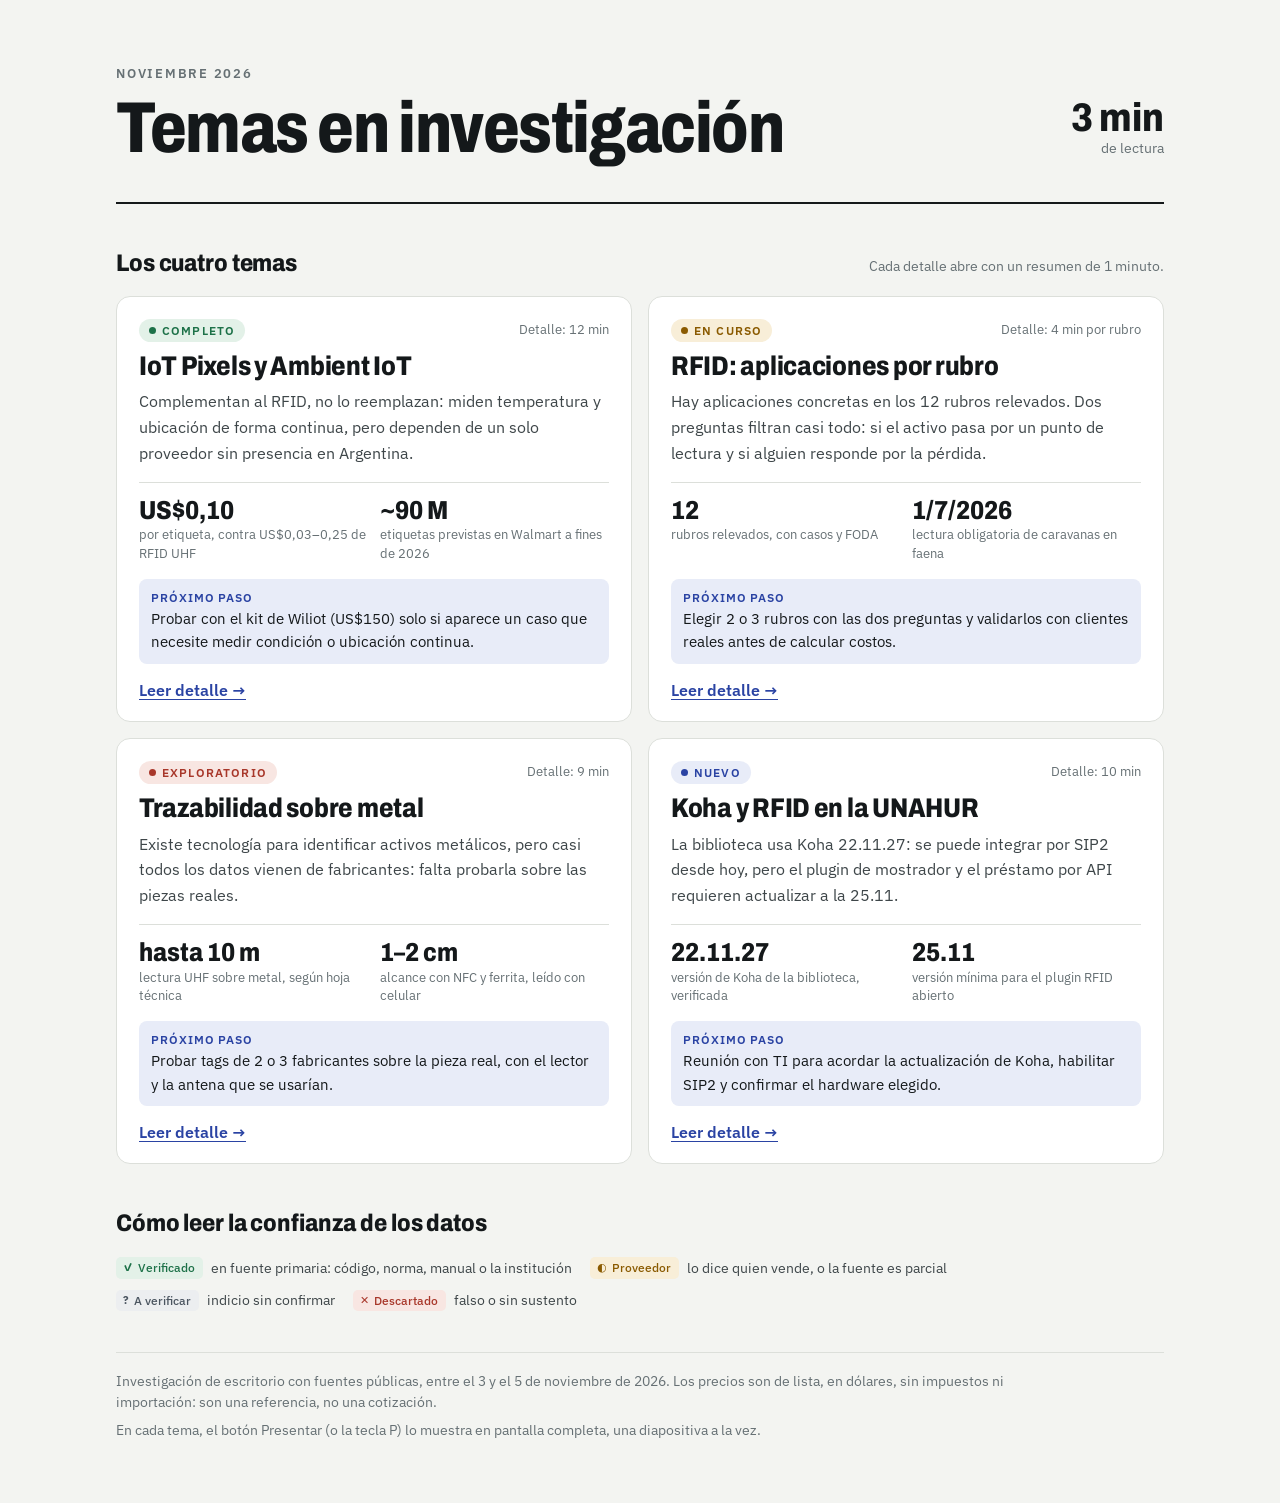
<file: index.html>
<!doctype html>
<html lang="es">
<head>
<meta charset="utf-8">
<meta name="viewport" content="width=device-width, initial-scale=1, viewport-fit=cover">
<title>Temas en investigación</title>
<meta name="claude:viewport-fit-sides" content="cover">
<meta name="description" content="Cuatro temas en investigación: IoT Pixels, RFID por rubro, trazabilidad sobre metal y Koha con RFID.">
<meta name="theme-color" content="#f3f4f1">
<link rel="preconnect" href="https://fonts.googleapis.com">
<link rel="preconnect" href="https://fonts.gstatic.com" crossorigin>
<link href="https://fonts.googleapis.com/css2?family=Archivo:wdth,wght@75..100,500..800&family=IBM+Plex+Mono:wght@400;500&family=IBM+Plex+Sans:ital,wght@0,400;0,500;0,600;1,400&display=swap" rel="stylesheet">
<link rel="stylesheet" href="assets/deck.css">
<style>
  /* Cuatro fichas iguales: conclusión, cifras y próximo paso de cada tema; el detalle a un clic */
  .wrap { max-width: 1080px; margin: 0 auto; padding-block: clamp(32px, 7vh, 72px) 56px;
    padding-left: max(16px, env(safe-area-inset-left, 0px)); padding-right: max(16px, env(safe-area-inset-right, 0px)); }
  .head { display: grid; grid-template-columns: minmax(0, 1fr) auto; gap: 24px; align-items: end; padding-bottom: 28px; border-bottom: 2px solid var(--ink); }
  .head h1 { margin: 0 0 10px; font-family: var(--f-display); font-stretch: 80%; font-weight: 800; font-size: clamp(38px, 6vw, 72px); line-height: .98; letter-spacing: -.02em; text-wrap: balance; }
  .head .ov-sub { max-width: 36em; }
  .clock { text-align: right; font-size: 13.5px; color: var(--muted); }
  .clock b { display: block; font-family: var(--f-display); font-stretch: 85%; font-size: 40px; line-height: 1; font-weight: 800; color: var(--ink); font-variant-numeric: tabular-nums; }

  .block { margin-top: 40px; }
  .block-h { display: flex; flex-wrap: wrap; align-items: baseline; justify-content: space-between; gap: 6px 16px; margin: 0 0 14px; }
  .block-h h2 { margin: 0; font-family: var(--f-display); font-stretch: 88%; font-size: 24px; font-weight: 800; letter-spacing: -.005em; }
  .block-h p { margin: 0; font-size: 14px; color: var(--muted); }

  .topics { display: grid; grid-template-columns: repeat(2, minmax(0, 1fr)); gap: 16px; }
  .topic { display: flex; flex-direction: column; min-width: 0; padding: 22px 22px 18px; border-radius: 14px; background: var(--surface); border: 1px solid var(--line); }
  .topic .top { display: flex; flex-wrap: wrap; align-items: center; justify-content: space-between; gap: 6px 12px; margin-bottom: 10px; }
  .topic .status { margin: 0; }
  .topic .time { font-size: 13px; color: var(--muted); }
  .topic h3 { margin: 0 0 8px; font-family: var(--f-display); font-stretch: 85%; font-size: 27px; font-weight: 800; line-height: 1.08; letter-spacing: -.01em; }
  .topic h3 a { color: inherit; text-decoration: none; }
  .topic h3 a:hover { color: var(--accent); }
  .topic > p { margin: 0 0 16px; color: var(--soft); text-wrap: pretty; }
  .topic dl { display: grid; grid-template-columns: repeat(2, minmax(0, 1fr)); gap: 12px; margin: auto 0 0; padding-top: 14px; border-top: 1px solid var(--line); }
  .topic dl div { display: flex; flex-direction: column; min-width: 0; }
  .topic dd { order: 1; margin: 0 0 2px; font-family: var(--f-display); font-stretch: 85%; font-size: 26px; font-weight: 800; line-height: 1.05; font-variant-numeric: tabular-nums; }
  .topic dt { order: 2; font-size: 13px; line-height: 1.4; color: var(--muted); }
  .topic .nx { margin: 16px 0 14px; padding: 10px 12px; border-radius: 8px; background: var(--accent-bg); font-size: 14.5px; color: var(--ink); }
  .topic .nx b { display: block; font-size: 11.5px; font-weight: 600; letter-spacing: .08em; text-transform: uppercase; color: var(--accent); }
  .topic .go { font-weight: 600; }

  .legend { display: flex; flex-wrap: wrap; gap: 10px 18px; margin: 0; padding: 0; list-style: none; font-size: 14px; color: var(--soft); }
  .legend li { display: flex; align-items: center; gap: 8px; }
  .foot { margin-top: 40px; padding-top: 18px; border-top: 1px solid var(--line); font-size: 13.5px; color: var(--muted); }
  .foot p { margin: 0 0 6px; max-width: 70em; }

  @media (max-width: 860px) { .topics { grid-template-columns: minmax(0, 1fr); } }
  @media (max-width: 560px) {
    .head { grid-template-columns: minmax(0, 1fr); }
    .clock { text-align: left; display: flex; align-items: baseline; gap: 8px; }
    .clock b { display: inline; font-size: 28px; }
    .topic { padding: 18px 16px 16px; }
    .topic h3 { font-size: 24px; }
  }
</style>
</head>
<body>
<main class="wrap">
  <header class="head">
    <div>
      <p class="eyebrow">Noviembre 2026</p>
      <h1>Temas en investigación</h1>
    </div>
    <p class="clock"><b>3 min</b>de lectura</p>
  </header>

  <section class="block" aria-labelledby="temas">
    <div class="block-h"><h2 id="temas">Los cuatro temas</h2><p>Cada detalle abre con un resumen de 1 minuto.</p></div>
    <div class="topics">
      <article class="topic">
        <div class="top"><span class="status listo">Completo</span><span class="time">Detalle: 12 min</span></div>
        <h3><a href="iot-pixels.html">IoT Pixels y Ambient IoT</a></h3>
        <p>Complementan al RFID, no lo reemplazan: miden temperatura y ubicación de forma continua, pero dependen de un solo proveedor sin presencia en Argentina.</p>
        <dl>
          <div><dt>por etiqueta, contra US$0,03–0,25 de RFID UHF</dt><dd>US$0,10</dd></div>
          <div><dt>etiquetas previstas en Walmart a fines de 2026</dt><dd>~90 M</dd></div>
        </dl>
        <p class="nx"><b>Próximo paso</b>Probar con el kit de Wiliot (US$150) solo si aparece un caso que necesite medir condición o ubicación continua.</p>
        <a class="go" href="iot-pixels.html">Leer detalle →</a>
      </article>
      <article class="topic">
        <div class="top"><span class="status curso">En curso</span><span class="time">Detalle: 4 min por rubro</span></div>
        <h3><a href="rfid-rubros.html">RFID: aplicaciones por rubro</a></h3>
        <p>Hay aplicaciones concretas en los 12 rubros relevados. Dos preguntas filtran casi todo: si el activo pasa por un punto de lectura y si alguien responde por la pérdida.</p>
        <dl>
          <div><dt>rubros relevados, con casos y FODA</dt><dd>12</dd></div>
          <div><dt>lectura obligatoria de caravanas en faena</dt><dd>1/7/2026</dd></div>
        </dl>
        <p class="nx"><b>Próximo paso</b>Elegir 2 o 3 rubros con las dos preguntas y validarlos con clientes reales antes de calcular costos.</p>
        <a class="go" href="rfid-rubros.html">Leer detalle →</a>
      </article>
      <article class="topic">
        <div class="top"><span class="status exp">Exploratorio</span><span class="time">Detalle: 9 min</span></div>
        <h3><a href="metales.html">Trazabilidad sobre metal</a></h3>
        <p>Existe tecnología para identificar activos metálicos, pero casi todos los datos vienen de fabricantes: falta probarla sobre las piezas reales.</p>
        <dl>
          <div><dt>lectura UHF sobre metal, según hoja técnica</dt><dd>hasta 10 m</dd></div>
          <div><dt>alcance con NFC y ferrita, leído con celular</dt><dd>1–2 cm</dd></div>
        </dl>
        <p class="nx"><b>Próximo paso</b>Probar tags de 2 o 3 fabricantes sobre la pieza real, con el lector y la antena que se usarían.</p>
        <a class="go" href="metales.html">Leer detalle →</a>
      </article>
      <article class="topic">
        <div class="top"><span class="status nuevo">Nuevo</span><span class="time">Detalle: 10 min</span></div>
        <h3><a href="koha.html">Koha y RFID en la UNAHUR</a></h3>
        <p>La biblioteca usa Koha 22.11.27: se puede integrar por SIP2 desde hoy, pero el plugin de mostrador y el préstamo por API requieren actualizar a la 25.11.</p>
        <dl>
          <div><dt>versión de Koha de la biblioteca, verificada</dt><dd>22.11.27</dd></div>
          <div><dt>versión mínima para el plugin RFID abierto</dt><dd>25.11</dd></div>
        </dl>
        <p class="nx"><b>Próximo paso</b>Reunión con TI para acordar la actualización de Koha, habilitar SIP2 y confirmar el hardware elegido.</p>
        <a class="go" href="koha.html">Leer detalle →</a>
      </article>
    </div>
  </section>

  <section class="block" aria-labelledby="conf">
    <div class="block-h"><h2 id="conf">Cómo leer la confianza de los datos</h2></div>
    <ul class="legend">
      <li><span class="cf v">Verificado</span>en fuente primaria: código, norma, manual o la institución</li>
      <li><span class="cf p">Proveedor</span>lo dice quien vende, o la fuente es parcial</li>
      <li><span class="cf u">A verificar</span>indicio sin confirmar</li>
      <li><span class="cf x">Descartado</span>falso o sin sustento</li>
    </ul>
  </section>

  <footer class="foot">
    <p>Investigación de escritorio con fuentes públicas, entre el 3 y el 5 de noviembre de 2026. Los precios son de lista, en dólares, sin impuestos ni importación: son una referencia, no una cotización.</p>
    <p>En cada tema, el botón Presentar (o la tecla P) lo muestra en pantalla completa, una diapositiva a la vez.</p>
  </footer>
</main>
</body>
</html>
</file>
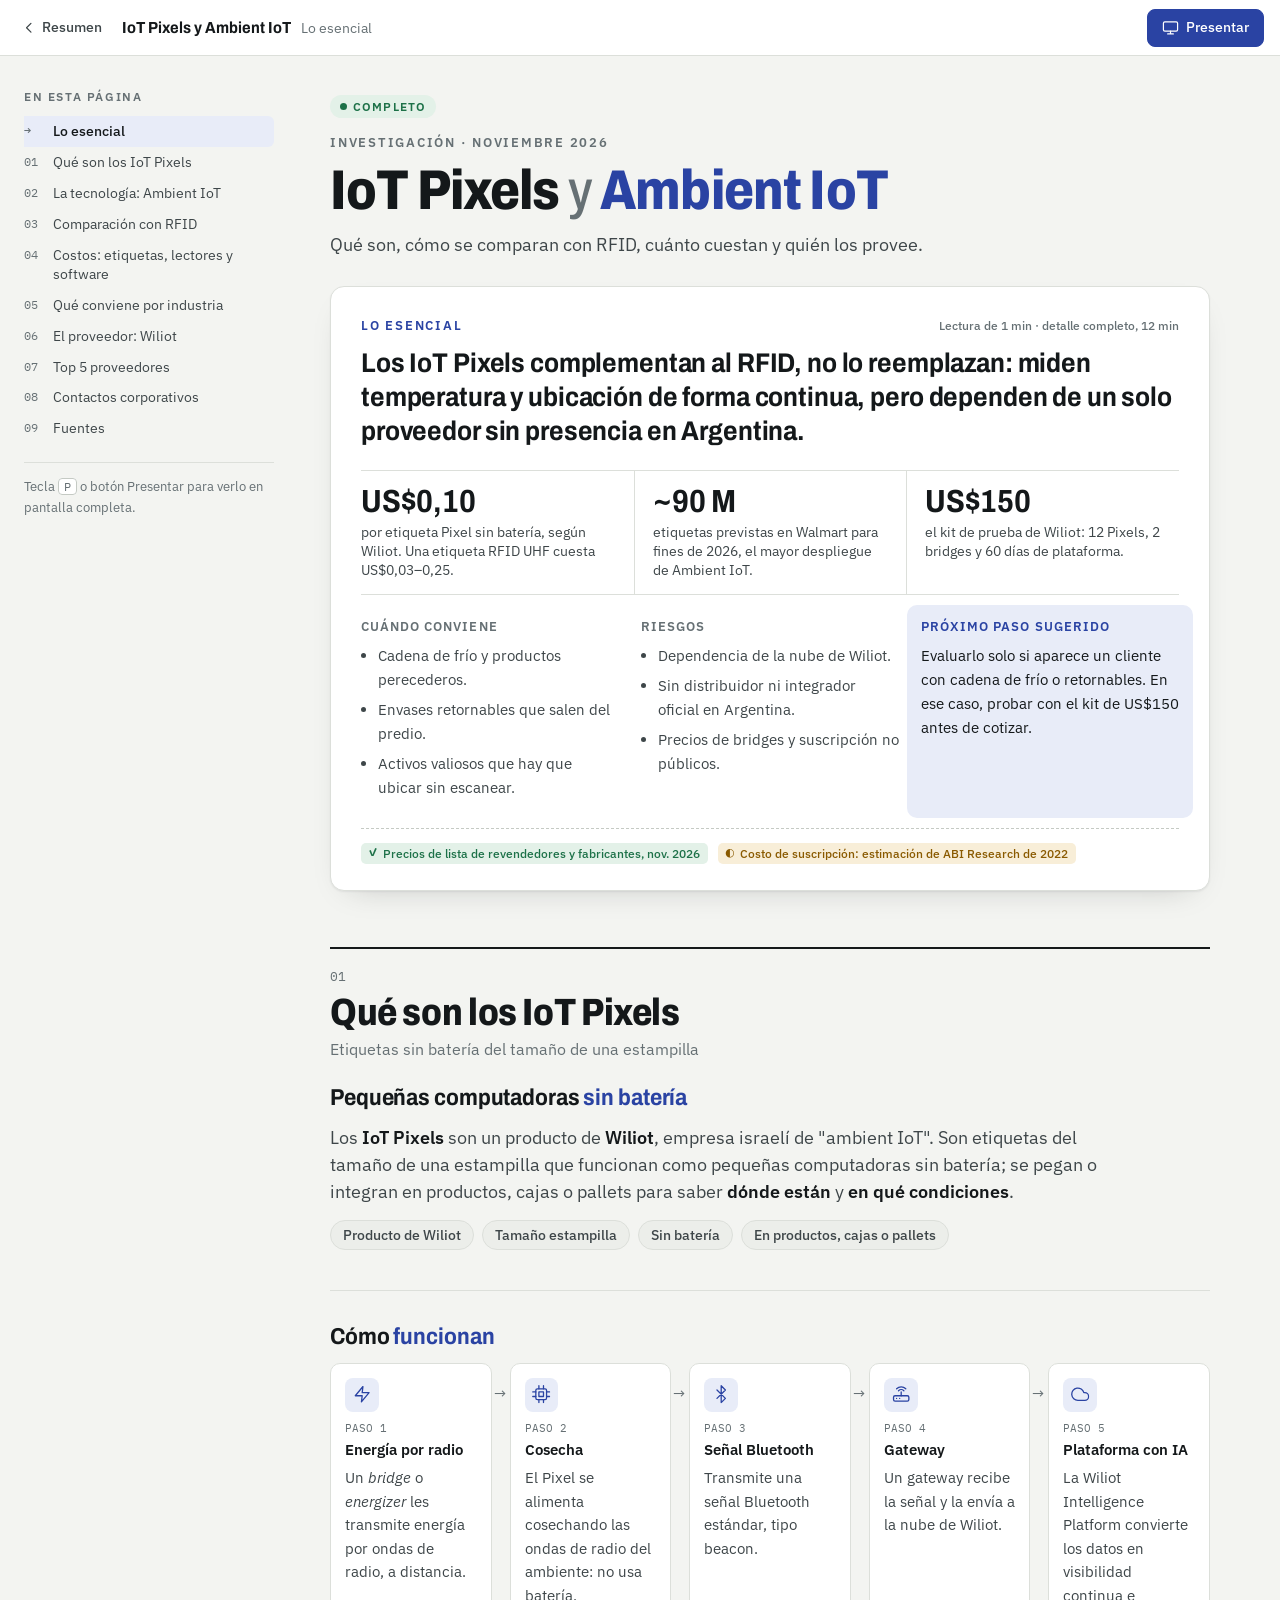
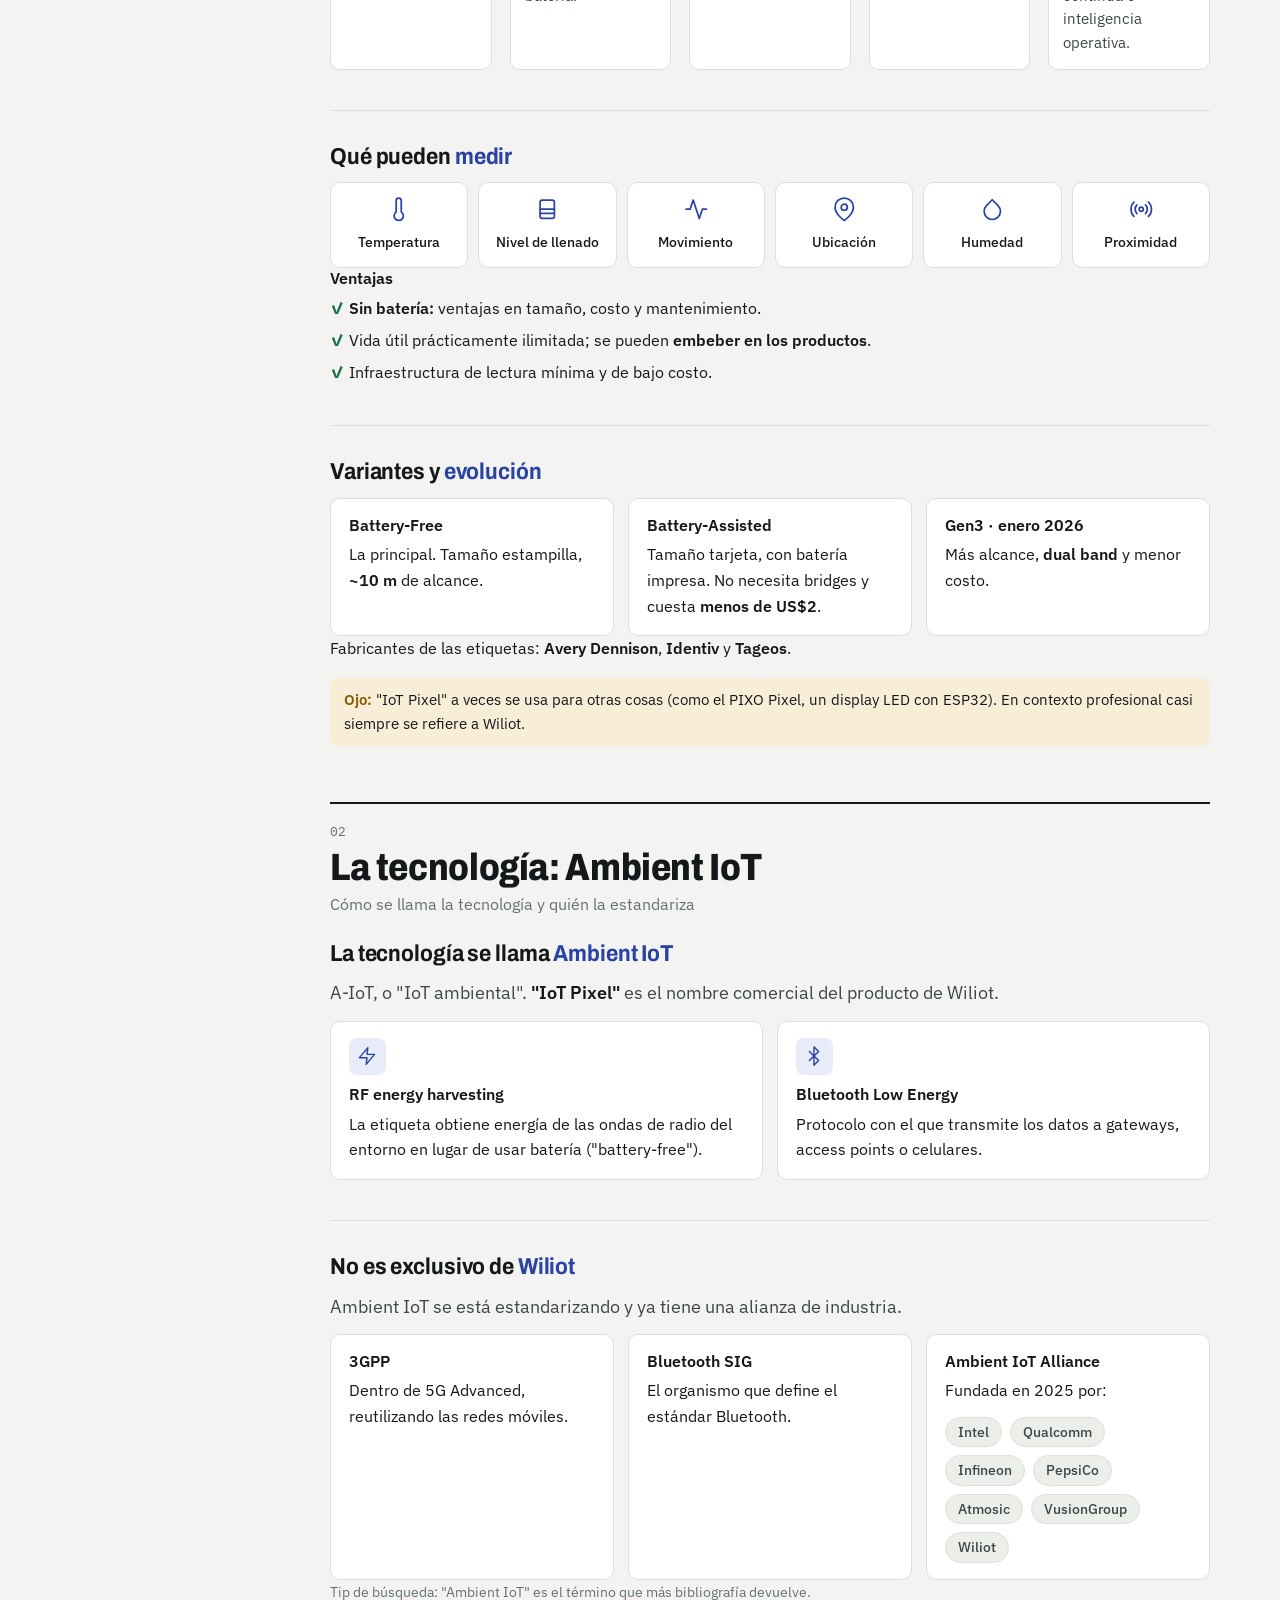
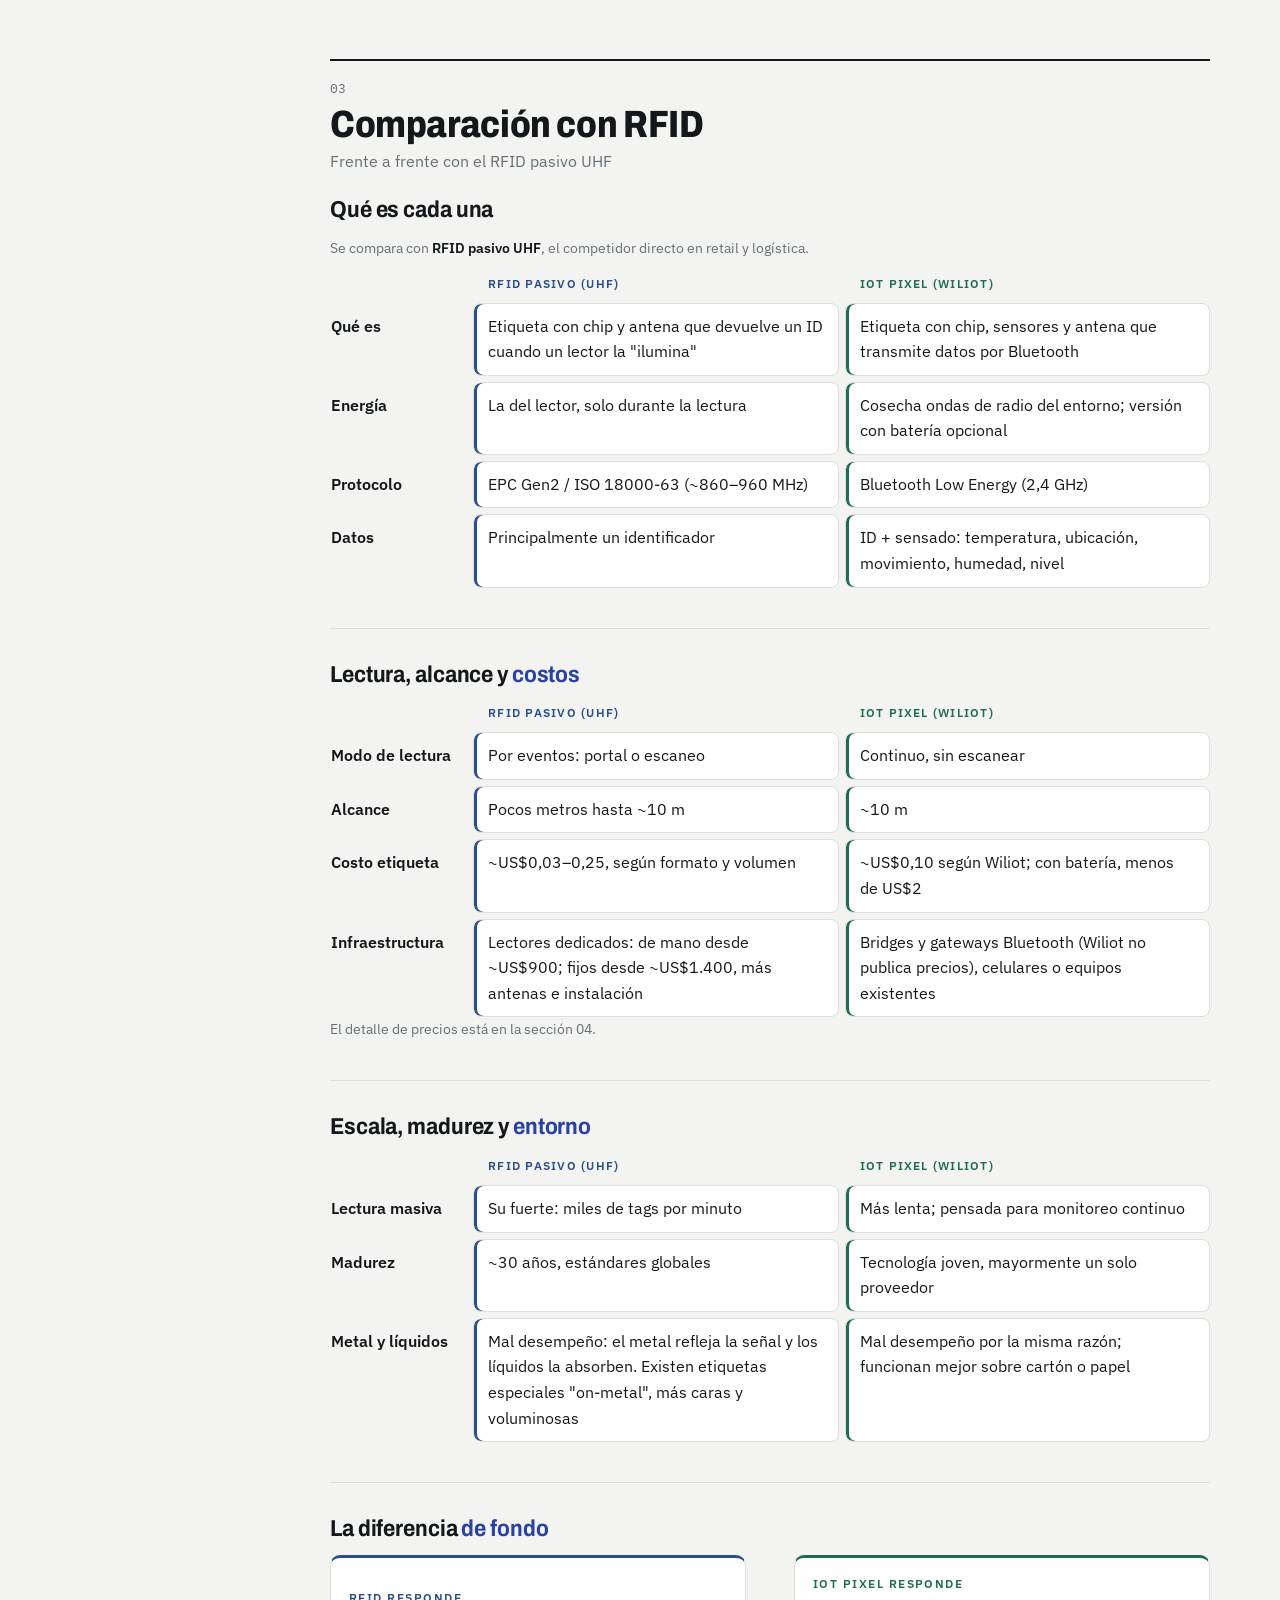
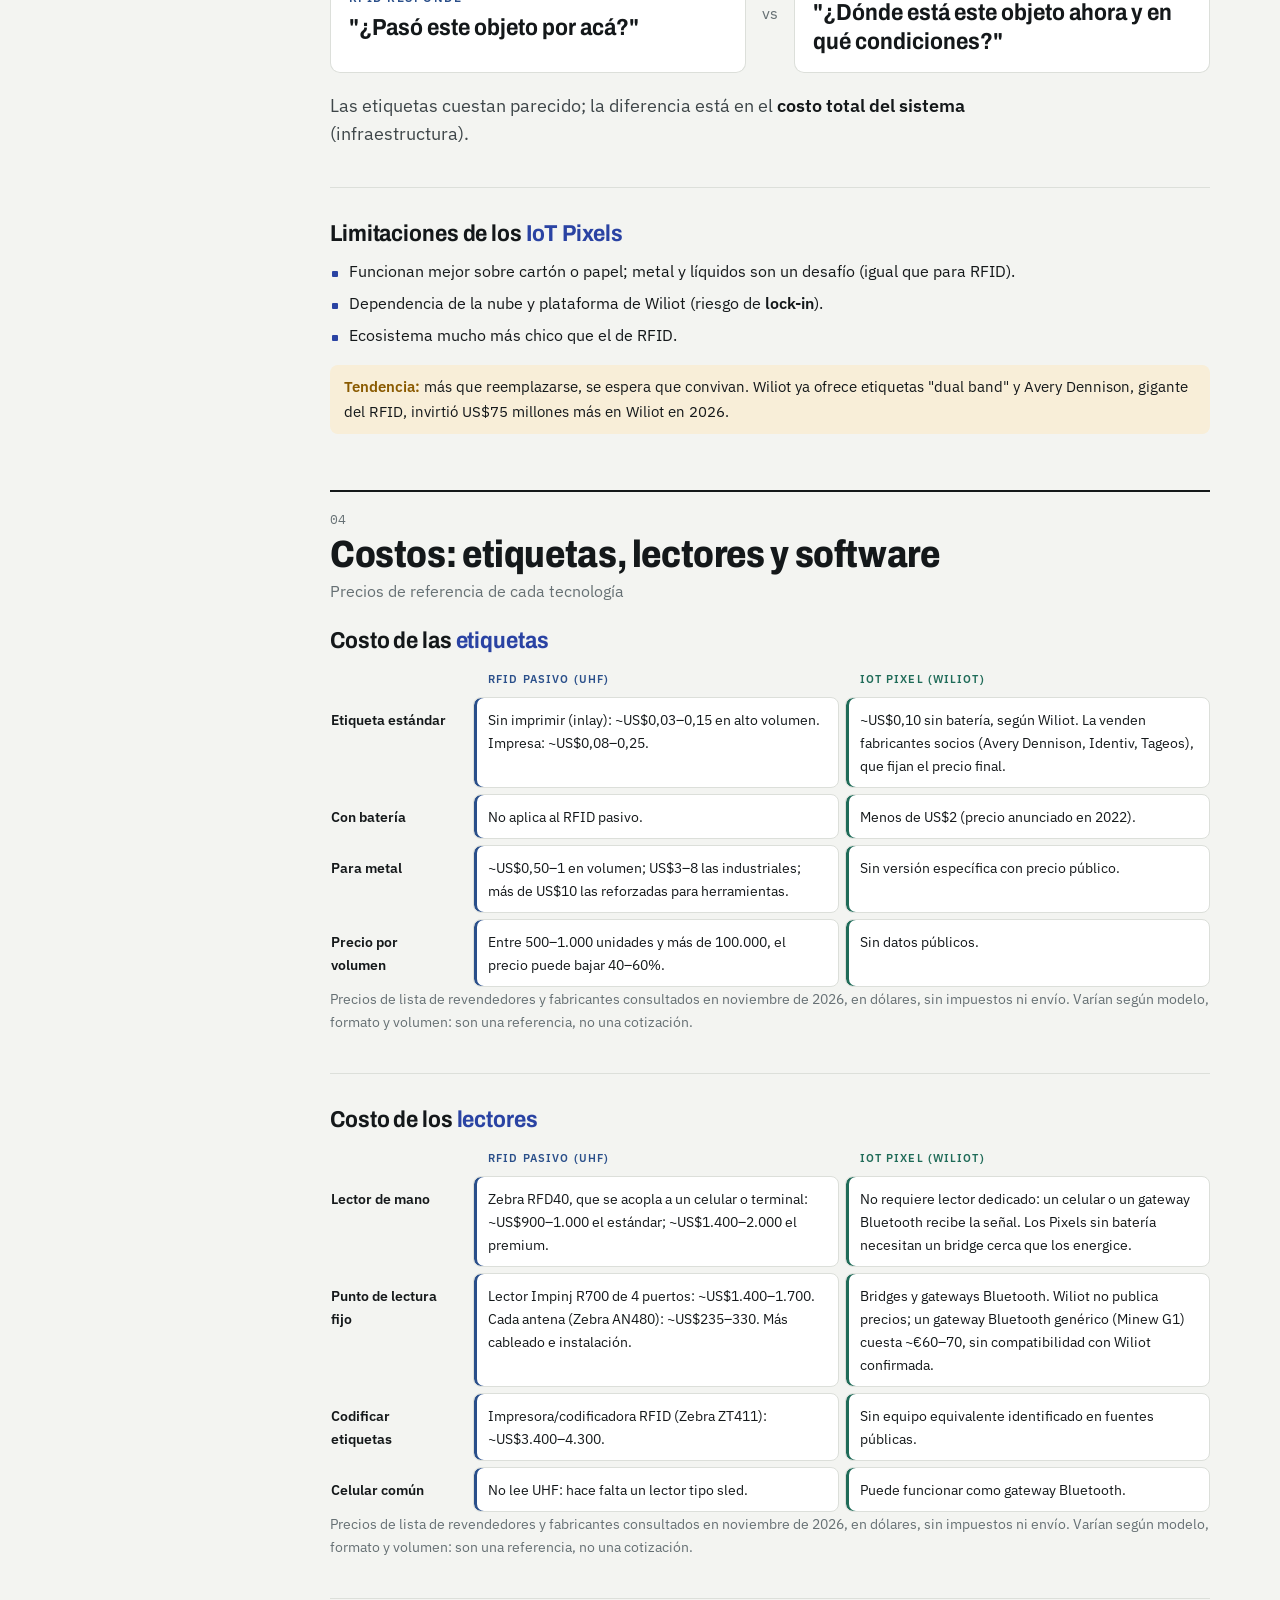
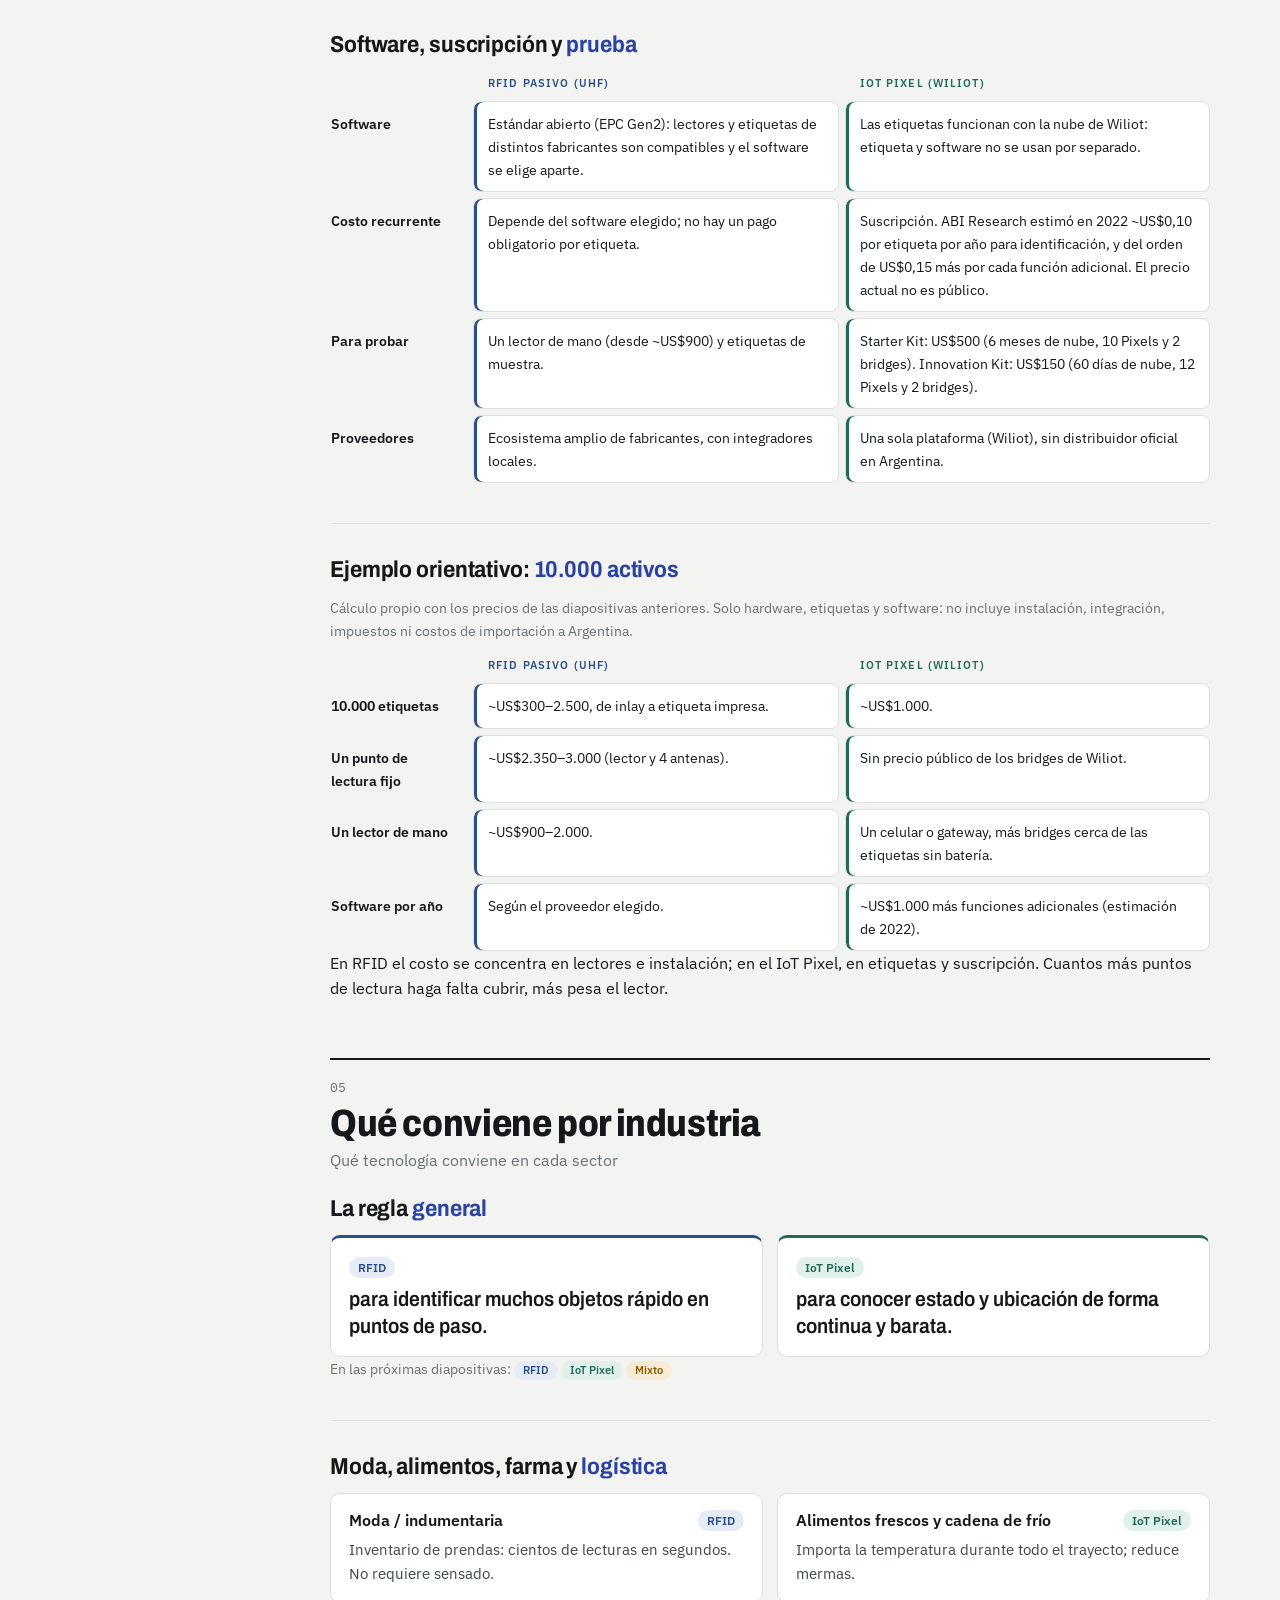
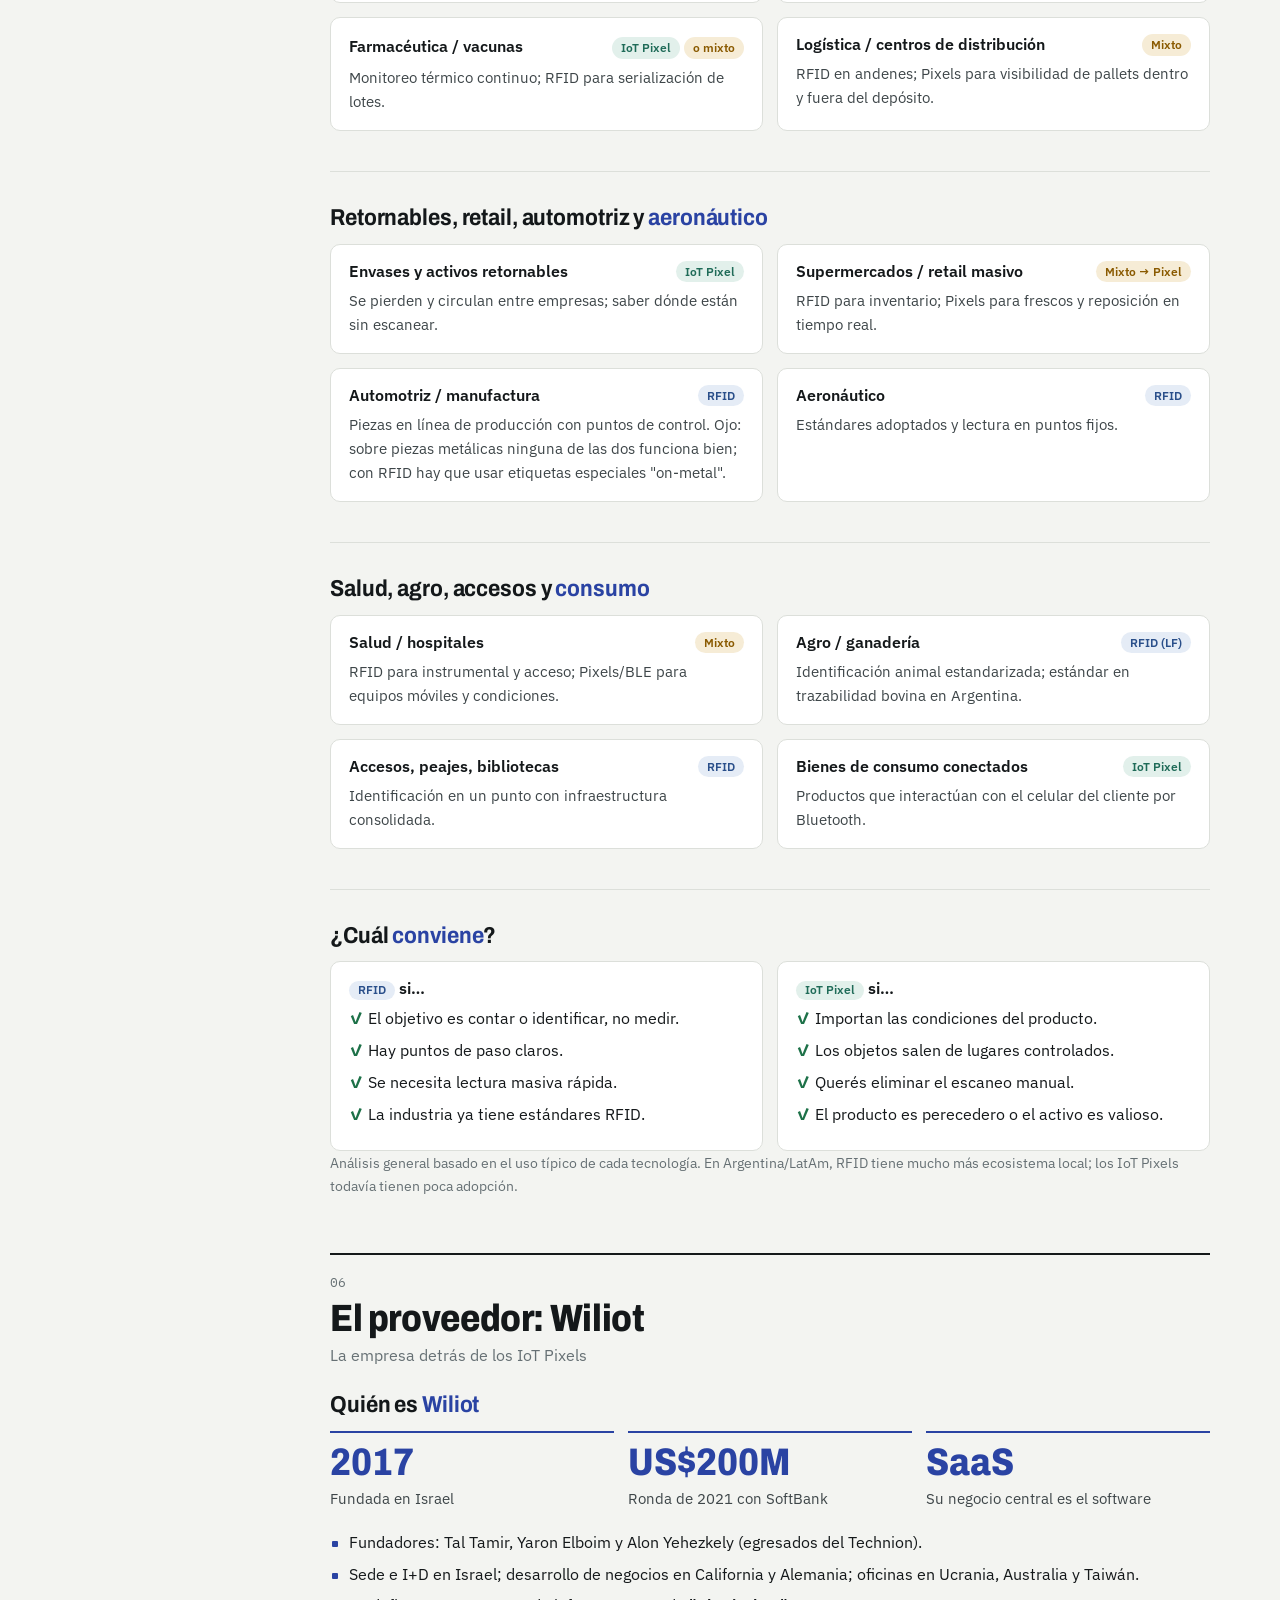
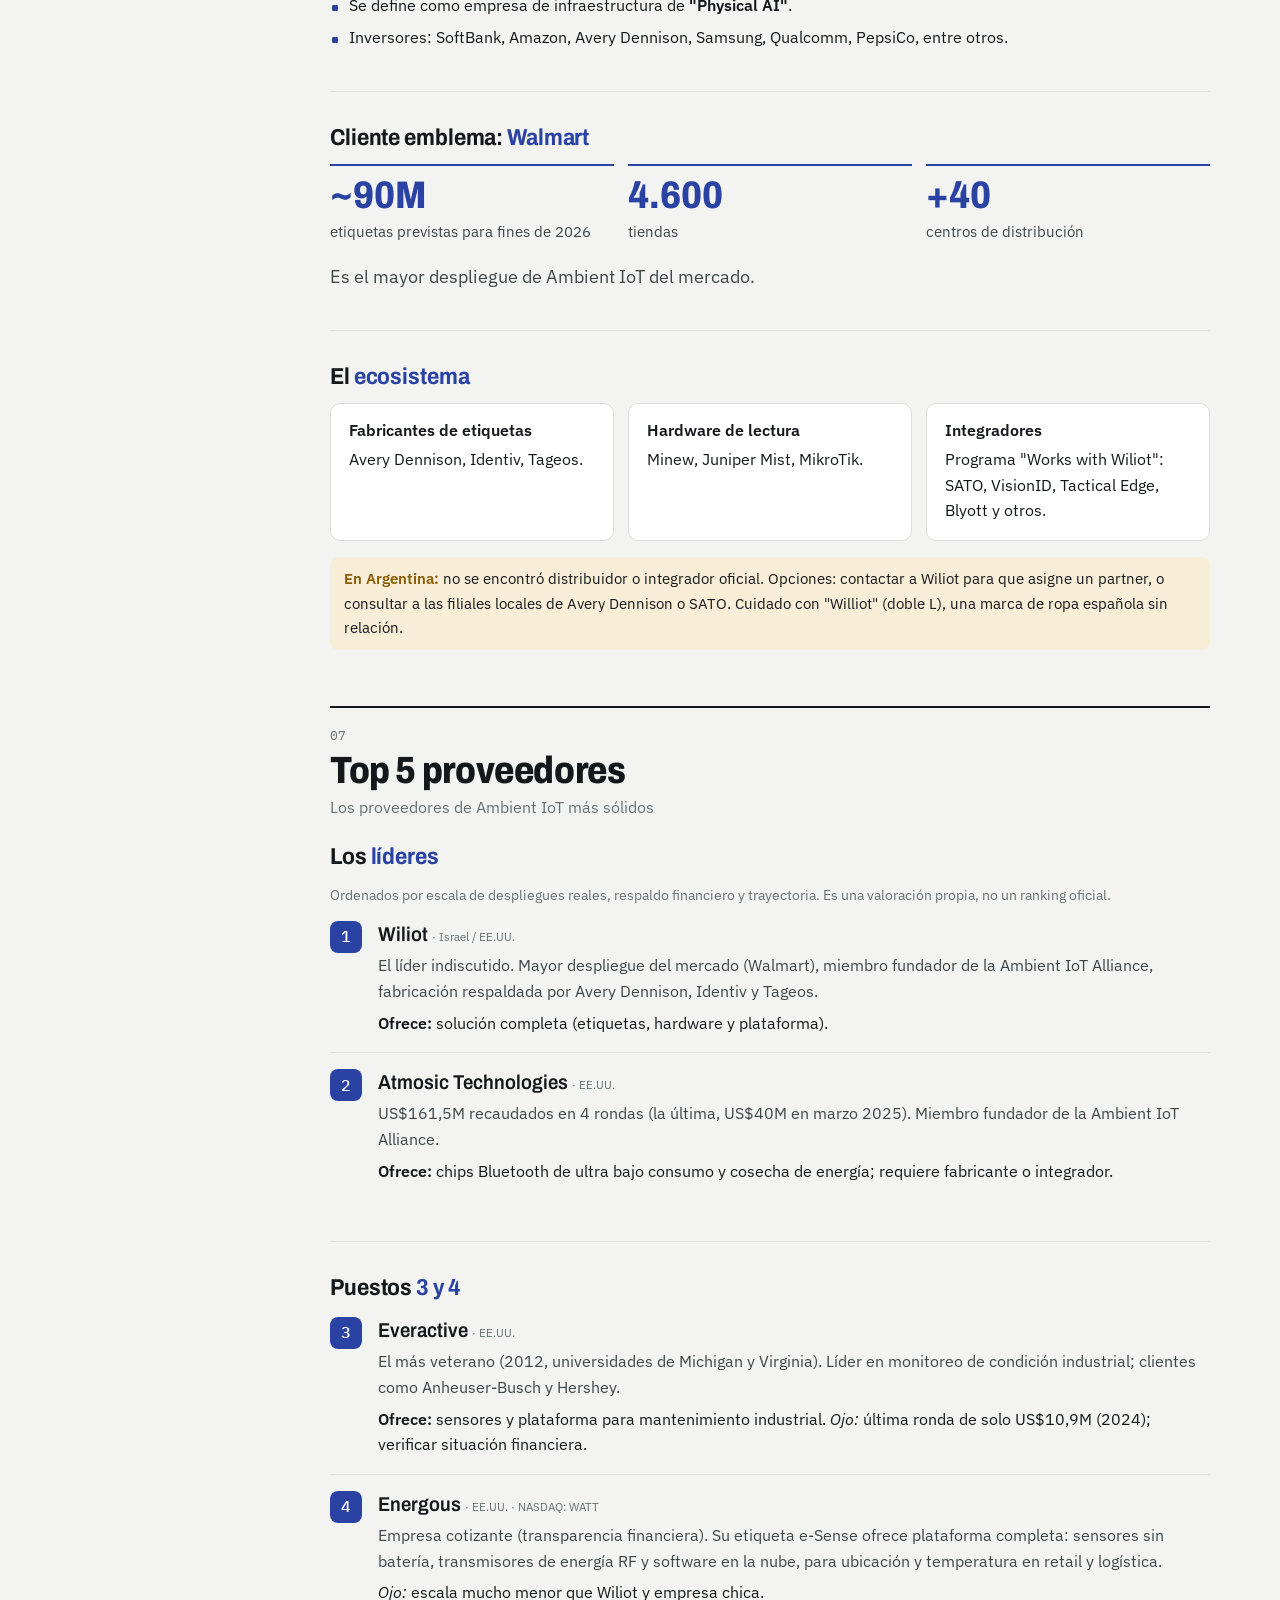
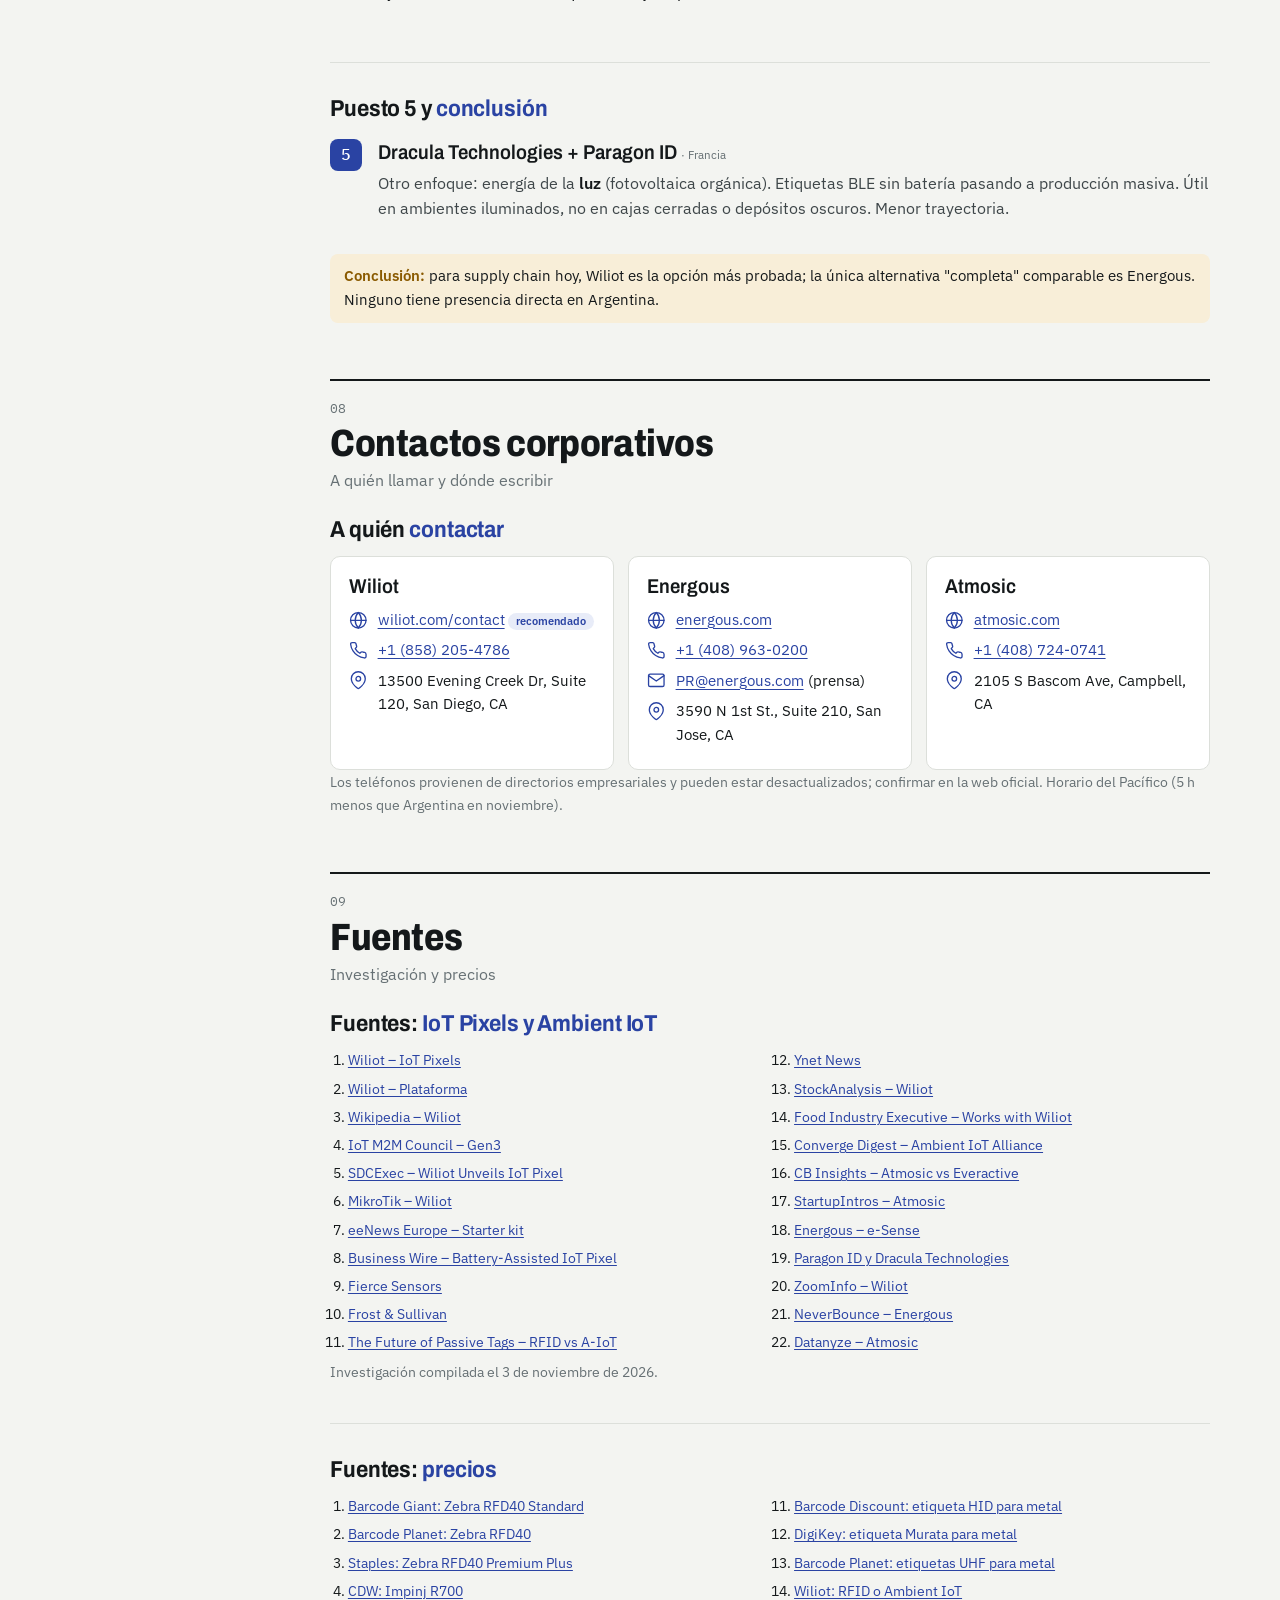
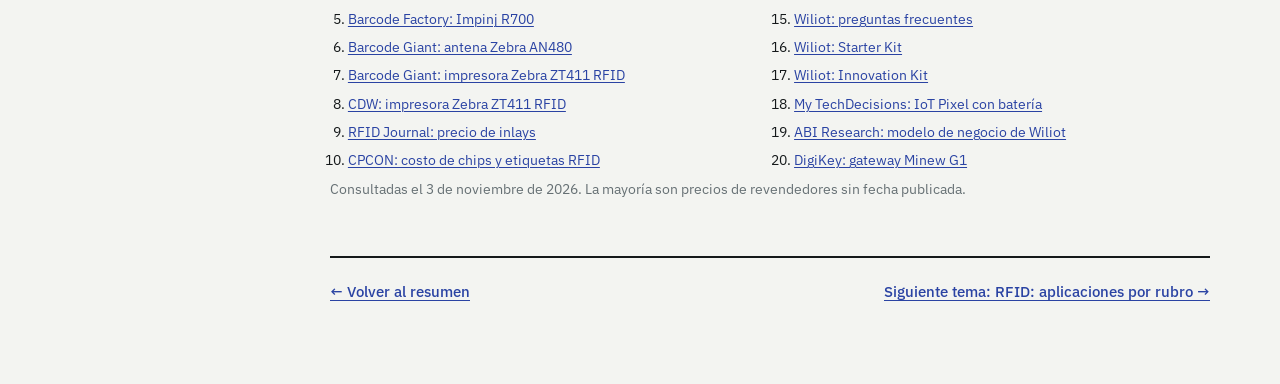
<file: iot-pixels.html>
<!doctype html>
<html lang="es">
<head>
<meta charset="utf-8">
<meta name="viewport" content="width=device-width, initial-scale=1, viewport-fit=cover">
<title>IoT Pixels y Ambient IoT</title>
<meta name="description" content="Presentación: qué son los IoT Pixels, cómo se comparan con RFID, cuánto cuestan y quién los provee.">
<meta name="theme-color" content="#f3f4f1">
<link rel="preconnect" href="https://fonts.googleapis.com">
<link rel="preconnect" href="https://fonts.gstatic.com" crossorigin>
<link href="https://fonts.googleapis.com/css2?family=Archivo:wdth,wght@75..100,500..800&family=IBM+Plex+Mono:wght@400;500&family=IBM+Plex+Sans:ital,wght@0,400;0,500;0,600;1,400&display=swap" rel="stylesheet">
<link rel="stylesheet" href="assets/deck.css">
</head>
<body>

<svg width="0" height="0" style="position:absolute" aria-hidden="true">
  <symbol id="i-zap" viewBox="0 0 24 24"><path d="M13 2 3 14h9l-1 8 10-12h-9l1-8z"/></symbol>
  <symbol id="i-chip" viewBox="0 0 24 24"><rect x="5" y="5" width="14" height="14" rx="2"/><rect x="9" y="9" width="6" height="6"/><path d="M9 1v4M15 1v4M9 19v4M15 19v4M1 9h4M1 15h4M19 9h4M19 15h4"/></symbol>
  <symbol id="i-bt" viewBox="0 0 24 24"><path d="m6.5 6.5 11 11L12 23V1l5.5 5.5-11 11"/></symbol>
  <symbol id="i-gw" viewBox="0 0 24 24"><rect x="2" y="14" width="20" height="7" rx="2"/><path d="M6 17.5h.01M10 17.5h.01M12 14V9"/><path d="M8.5 7.5a5 5 0 0 1 7 0M6 5a8.5 8.5 0 0 1 12 0"/></symbol>
  <symbol id="i-cloud" viewBox="0 0 24 24"><path d="M18 10h-1.26A8 8 0 1 0 9 20h9a5 5 0 0 0 0-10z"/></symbol>
  <symbol id="i-temp" viewBox="0 0 24 24"><path d="M14 14.76V3.5a2.5 2.5 0 0 0-5 0v11.26a4.5 4.5 0 1 0 5 0z"/></symbol>
  <symbol id="i-fill" viewBox="0 0 24 24"><rect x="5" y="3" width="14" height="18" rx="2"/><path d="M5 12h14M5 16h14"/></symbol>
  <symbol id="i-move" viewBox="0 0 24 24"><path d="M22 12h-4l-3 9L9 3l-3 9H2"/></symbol>
  <symbol id="i-pin" viewBox="0 0 24 24"><path d="M21 10c0 7-9 13-9 13s-9-6-9-13a9 9 0 0 1 18 0z"/><circle cx="12" cy="10" r="3"/></symbol>
  <symbol id="i-drop" viewBox="0 0 24 24"><path d="M12 2.7 17.7 8.4a8 8 0 1 1-11.3 0z"/></symbol>
  <symbol id="i-near" viewBox="0 0 24 24"><circle cx="12" cy="12" r="2"/><path d="M16.2 7.8a6 6 0 0 1 0 8.5M7.8 16.2a6 6 0 0 1 0-8.5M19.1 4.9a10 10 0 0 1 0 14.2M4.9 19.1a10 10 0 0 1 0-14.2"/></symbol>
  <symbol id="i-net" viewBox="0 0 24 24"><circle cx="12" cy="12" r="10"/><path d="M2 12h20M12 2a15 15 0 0 1 4 10 15 15 0 0 1-4 10 15 15 0 0 1-4-10 15 15 0 0 1 4-10z"/></symbol>
  <symbol id="i-phone" viewBox="0 0 24 24"><path d="M22 16.9v3a2 2 0 0 1-2.2 2 19.8 19.8 0 0 1-8.6-3.1 19.5 19.5 0 0 1-6-6A19.8 19.8 0 0 1 2.1 4.2 2 2 0 0 1 4.1 2h3a2 2 0 0 1 2 1.7c.1.9.4 1.8.7 2.7a2 2 0 0 1-.5 2.1L8 9.8a16 16 0 0 0 6 6l1.3-1.3a2 2 0 0 1 2.1-.4c.9.3 1.8.6 2.7.7a2 2 0 0 1 1.7 2z"/></symbol>
  <symbol id="i-mail" viewBox="0 0 24 24"><rect x="2" y="4" width="20" height="16" rx="2"/><path d="m22 6-10 7L2 6"/></symbol>
  <symbol id="i-left" viewBox="0 0 24 24"><path d="m15 18-6-6 6-6"/></symbol>
  <symbol id="i-right" viewBox="0 0 24 24"><path d="m9 18 6-6-6-6"/></symbol>
  <symbol id="i-ov" viewBox="0 0 24 24"><circle cx="12" cy="12" r="3"/><circle cx="4.5" cy="6" r="1.6"/><circle cx="19.5" cy="6" r="1.6"/><circle cx="4.5" cy="18" r="1.6"/><circle cx="19.5" cy="18" r="1.6"/></symbol>
  <symbol id="i-alert" viewBox="0 0 24 24"><path d="M10.3 3.9 1.8 18a2 2 0 0 0 1.7 3h17a2 2 0 0 0 1.7-3L13.7 3.9a2 2 0 0 0-3.4 0z"/><path d="M12 9v4M12 17h.01"/></symbol>
  <symbol id="i-fs" viewBox="0 0 24 24"><path d="M8 3H5a2 2 0 0 0-2 2v3M21 8V5a2 2 0 0 0-2-2h-3M3 16v3a2 2 0 0 0 2 2h3M16 21h3a2 2 0 0 0 2-2v-3"/></symbol>
  <symbol id="i-home" viewBox="0 0 24 24"><path d="M3 10.5 12 3l9 7.5V20a1 1 0 0 1-1 1h-5v-6h-6v6H4a1 1 0 0 1-1-1z"/></symbol>
  <symbol id="i-x" viewBox="0 0 24 24"><path d="M18 6 6 18M6 6l12 12"/></symbol>
  <symbol id="i-play" viewBox="0 0 24 24"><rect x="2" y="4" width="20" height="13" rx="2"/><path d="M8 21h8M12 17v4"/></symbol>
  <symbol id="i-list" viewBox="0 0 24 24"><path d="M8 6h13M8 12h13M8 18h13M3 6h.01M3 12h.01M3 18h.01"/></symbol>
</svg>

<header class="topbar">
  <a class="tb-back" href="index.html" title="Volver al resumen"><svg class="ico"><use href="#i-left"/></svg><span>Resumen</span></a>
  <p class="tb-title"><b>IoT Pixels y Ambient IoT</b><span id="tbSec"></span></p>
  <button class="tb-btn" id="tocBtn" type="button" aria-controls="toc" aria-expanded="false"><svg class="ico"><use href="#i-list"/></svg>Índice</button>
  <button class="tb-btn primary" id="presentBtn" type="button" title="Presentar (P)"><svg class="ico"><use href="#i-play"/></svg>Presentar</button>
</header>
<div class="progress"><i></i></div>
<div class="layout">
<nav class="toc" id="toc" aria-label="Índice">
  <p class="toc-h">En esta página</p>
  <ol>
    <li><a class="esc" href="#esencial"><span class="n">→</span>Lo esencial</a></li>
    <li><a href="#s1"><span class="n">01</span>Qué son los IoT Pixels</a></li>
    <li><a href="#s2"><span class="n">02</span>La tecnología: Ambient IoT</a></li>
    <li><a href="#s3"><span class="n">03</span>Comparación con RFID</a></li>
    <li><a href="#s4"><span class="n">04</span>Costos: etiquetas, lectores y software</a></li>
    <li><a href="#s5"><span class="n">05</span>Qué conviene por industria</a></li>
    <li><a href="#s6"><span class="n">06</span>El proveedor: Wiliot</a></li>
    <li><a href="#s7"><span class="n">07</span>Top 5 proveedores</a></li>
    <li><a href="#s8"><span class="n">08</span>Contactos corporativos</a></li>
    <li><a href="#s9"><span class="n">09</span>Fuentes</a></li>
  </ol>
  <p class="toc-foot">Tecla <kbd>P</kbd> o botón Presentar para verlo en pantalla completa.</p>
</nav>
<main class="doc" id="doc">
<header class="hero" id="inicio" data-name="Inicio">
  <div>
    <span class="status listo">Completo</span>
    <p class="eyebrow">Investigación · Noviembre 2026</p>
    <h1>IoT Pixels <span class="y">y</span> <span class="g">Ambient IoT</span></h1>
    <p class="ov-sub">Qué son, cómo se comparan con RFID, cuánto cuestan y quién los provee.</p>
  </div>
</header>

<section class="exec" id="esencial" data-name="Lo esencial" aria-labelledby="esencial-t">
  <h2 class="exec-t" id="esencial-t">Lo esencial <small>Lectura de 1 min · detalle completo, 12 min</small></h2>
  <p class="verdict">Los IoT Pixels complementan al RFID, no lo reemplazan: miden temperatura y ubicación de forma continua, pero dependen de un solo proveedor sin presencia en Argentina.</p>
  <dl class="figs">
    <div><dt>por etiqueta Pixel sin batería, según Wiliot. Una etiqueta RFID UHF cuesta US$0,03–0,25.</dt><dd>US$0,10</dd></div>
    <div><dt>etiquetas previstas en Walmart para fines de 2026, el mayor despliegue de Ambient IoT.</dt><dd>~90 M</dd></div>
    <div><dt>el kit de prueba de Wiliot: 12 Pixels, 2 bridges y 60 días de plataforma.</dt><dd>US$150</dd></div>
  </dl>
  <div class="exec-cols">
    <div><h3>Cuándo conviene</h3><ul><li>Cadena de frío y productos perecederos.</li><li>Envases retornables que salen del predio.</li><li>Activos valiosos que hay que ubicar sin escanear.</li></ul></div>
    <div><h3>Riesgos</h3><ul><li>Dependencia de la nube de Wiliot.</li><li>Sin distribuidor ni integrador oficial en Argentina.</li><li>Precios de bridges y suscripción no públicos.</li></ul></div>
    <div class="next"><h3>Próximo paso sugerido</h3><p>Evaluarlo solo si aparece un cliente con cadena de frío o retornables. En ese caso, probar con el kit de US$150 antes de cotizar.</p></div>
  </div>
  <p class="conf"><span class="cf v">Precios de lista de revendedores y fabricantes, nov. 2026</span><span class="cf p">Costo de suscripción: estimación de ABI Research de 2022</span></p>
</section>


<!-- ===== Qué son los IoT Pixels ===== -->
<section class="sec" id="s1" data-name="Qué son los IoT Pixels">
<header class="sec-h"><span class="sec-n">01</span><h2>Qué son los IoT Pixels</h2><p>Etiquetas sin batería del tamaño de una estampilla</p></header>
<article class="slide" data-sec="1"><div class="in">
  <p class="kicker">01 · Qué son los IoT Pixels</p>
  <h2>Pequeñas computadoras <em>sin batería</em></h2>
  <p class="lead">Los <strong>IoT Pixels</strong> son un producto de <strong>Wiliot</strong>, empresa israelí de "ambient IoT". Son etiquetas del tamaño de una estampilla que funcionan como pequeñas computadoras sin batería; se pegan o integran en productos, cajas o pallets para saber <strong>dónde están</strong> y <strong>en qué condiciones</strong>.</p>
  <ul class="chips">
    <li>Producto de Wiliot</li><li>Tamaño estampilla</li><li>Sin batería</li><li>En productos, cajas o pallets</li>
  </ul>
</div></article>

<article class="slide" data-sec="1"><div class="in">
  <p class="kicker">01 · Qué son los IoT Pixels</p>
  <h2>Cómo <em>funcionan</em></h2>
  <ol class="flow">
    <li><span class="badge"><svg class="ico"><use href="#i-zap"/></svg></span><span class="step">PASO 1</span><h3>Energía por radio</h3><p>Un <em>bridge</em> o <em>energizer</em> les transmite energía por ondas de radio, a distancia.</p></li>
    <li><span class="badge"><svg class="ico"><use href="#i-chip"/></svg></span><span class="step">PASO 2</span><h3>Cosecha</h3><p>El Pixel se alimenta cosechando las ondas de radio del ambiente: no usa batería.</p></li>
    <li><span class="badge"><svg class="ico"><use href="#i-bt"/></svg></span><span class="step">PASO 3</span><h3>Señal Bluetooth</h3><p>Transmite una señal Bluetooth estándar, tipo beacon.</p></li>
    <li><span class="badge"><svg class="ico"><use href="#i-gw"/></svg></span><span class="step">PASO 4</span><h3>Gateway</h3><p>Un gateway recibe la señal y la envía a la nube de Wiliot.</p></li>
    <li><span class="badge"><svg class="ico"><use href="#i-cloud"/></svg></span><span class="step">PASO 5</span><h3>Plataforma con IA</h3><p>La Wiliot Intelligence Platform convierte los datos en visibilidad continua e inteligencia operativa.</p></li>
  </ol>
</div></article>

<article class="slide" data-sec="1"><div class="in">
  <p class="kicker">01 · Qué son los IoT Pixels</p>
  <h2>Qué pueden <em>medir</em></h2>
  <ul class="tiles">
    <li><svg class="ico"><use href="#i-temp"/></svg>Temperatura</li>
    <li><svg class="ico"><use href="#i-fill"/></svg>Nivel de llenado</li>
    <li><svg class="ico"><use href="#i-move"/></svg>Movimiento</li>
    <li><svg class="ico"><use href="#i-pin"/></svg>Ubicación</li>
    <li><svg class="ico"><use href="#i-drop"/></svg>Humedad</li>
    <li><svg class="ico"><use href="#i-near"/></svg>Proximidad</li>
  </ul>
  <h3 class="gap">Ventajas</h3>
  <ul class="list check">
    <li><strong>Sin batería:</strong> ventajas en tamaño, costo y mantenimiento.</li>
    <li>Vida útil prácticamente ilimitada; se pueden <strong>embeber en los productos</strong>.</li>
    <li>Infraestructura de lectura mínima y de bajo costo.</li>
  </ul>
</div></article>

<article class="slide" data-sec="1"><div class="in">
  <p class="kicker">01 · Qué son los IoT Pixels</p>
  <h2>Variantes y <em>evolución</em></h2>
  <div class="grid" style="--cols:3">
    <div class="box"><h3>Battery-Free</h3><p>La principal. Tamaño estampilla, <strong>~10 m</strong> de alcance.</p></div>
    <div class="box"><h3>Battery-Assisted</h3><p>Tamaño tarjeta, con batería impresa. No necesita bridges y cuesta <strong>menos de US$2</strong>.</p></div>
    <div class="box"><h3>Gen3 · enero 2026</h3><p>Más alcance, <strong>dual band</strong> y menor costo.</p></div>
  </div>
  <p class="gap">Fabricantes de las etiquetas: <strong>Avery Dennison</strong>, <strong>Identiv</strong> y <strong>Tageos</strong>.</p>
  <div class="note"><b>Ojo:</b> "IoT Pixel" a veces se usa para otras cosas (como el PIXO Pixel, un display LED con ESP32). En contexto profesional casi siempre se refiere a Wiliot.</div>
</div></article>

<!-- ===== La tecnología: Ambient IoT ===== -->
</section>

<section class="sec" id="s2" data-name="La tecnología: Ambient IoT">
<header class="sec-h"><span class="sec-n">02</span><h2>La tecnología: Ambient IoT</h2><p>Cómo se llama la tecnología y quién la estandariza</p></header>
<article class="slide" data-sec="2"><div class="in">
  <p class="kicker">02 · La tecnología</p>
  <h2>La tecnología se llama <em>Ambient IoT</em></h2>
  <p class="lead">A-IoT, o "IoT ambiental". <strong>"IoT Pixel"</strong> es el nombre comercial del producto de Wiliot.</p>
  <div class="grid">
    <div class="box"><span class="badge"><svg class="ico"><use href="#i-zap"/></svg></span><h3>RF energy harvesting</h3><p>La etiqueta obtiene energía de las ondas de radio del entorno en lugar de usar batería ("battery-free").</p></div>
    <div class="box"><span class="badge"><svg class="ico"><use href="#i-bt"/></svg></span><h3>Bluetooth Low Energy</h3><p>Protocolo con el que transmite los datos a gateways, access points o celulares.</p></div>
  </div>
</div></article>

<article class="slide" data-sec="2"><div class="in">
  <p class="kicker">02 · La tecnología</p>
  <h2>No es exclusivo de <em>Wiliot</em></h2>
  <p class="lead">Ambient IoT se está estandarizando y ya tiene una alianza de industria.</p>
  <div class="grid" style="--cols:3">
    <div class="box"><h3>3GPP</h3><p>Dentro de 5G Advanced, reutilizando las redes móviles.</p></div>
    <div class="box"><h3>Bluetooth SIG</h3><p>El organismo que define el estándar Bluetooth.</p></div>
    <div class="box"><h3>Ambient IoT Alliance</h3><p>Fundada en 2025 por:</p>
      <ul class="chips"><li>Intel</li><li>Qualcomm</li><li>Infineon</li><li>PepsiCo</li><li>Atmosic</li><li>VusionGroup</li><li>Wiliot</li></ul></div>
  </div>
  <p class="muted gap">Tip de búsqueda: "Ambient IoT" es el término que más bibliografía devuelve.</p>
</div></article>

<!-- ===== Comparación con RFID ===== -->
</section>

<section class="sec" id="s3" data-name="Comparación con RFID">
<header class="sec-h"><span class="sec-n">03</span><h2>Comparación con RFID</h2><p>Frente a frente con el RFID pasivo UHF</p></header>
<article class="slide" data-sec="3"><div class="in">
  <p class="kicker">03 · Comparación con RFID</p>
  <h2>Qué es cada una</h2>
  <p class="muted">Se compara con <strong>RFID pasivo UHF</strong>, el competidor directo en retail y logística.</p>
  <div class="cmp">
    <div class="row hd"><div class="lbl"></div><div class="a">RFID pasivo (UHF)</div><div class="b">IoT Pixel (Wiliot)</div></div>
    <div class="row"><div class="lbl">Qué es</div><div class="a">Etiqueta con chip y antena que devuelve un ID cuando un lector la "ilumina"</div><div class="b">Etiqueta con chip, sensores y antena que transmite datos por Bluetooth</div></div>
    <div class="row"><div class="lbl">Energía</div><div class="a">La del lector, solo durante la lectura</div><div class="b">Cosecha ondas de radio del entorno; versión con batería opcional</div></div>
    <div class="row"><div class="lbl">Protocolo</div><div class="a">EPC Gen2 / ISO 18000-63 (~860–960 MHz)</div><div class="b">Bluetooth Low Energy (2,4 GHz)</div></div>
    <div class="row"><div class="lbl">Datos</div><div class="a">Principalmente un identificador</div><div class="b">ID + sensado: temperatura, ubicación, movimiento, humedad, nivel</div></div>
  </div>
</div></article>

<article class="slide" data-sec="3"><div class="in">
  <p class="kicker">03 · Comparación con RFID</p>
  <h2>Lectura, alcance y <em>costos</em></h2>
  <div class="cmp">
    <div class="row hd"><div class="lbl"></div><div class="a">RFID pasivo (UHF)</div><div class="b">IoT Pixel (Wiliot)</div></div>
    <div class="row"><div class="lbl">Modo de lectura</div><div class="a">Por eventos: portal o escaneo</div><div class="b">Continuo, sin escanear</div></div>
    <div class="row"><div class="lbl">Alcance</div><div class="a">Pocos metros hasta ~10 m</div><div class="b">~10 m</div></div>
    <div class="row"><div class="lbl">Costo etiqueta</div><div class="a">~US$0,03–0,25, según formato y volumen</div><div class="b">~US$0,10 según Wiliot; con batería, menos de US$2</div></div>
    <div class="row"><div class="lbl">Infraestructura</div><div class="a">Lectores dedicados: de mano desde ~US$900; fijos desde ~US$1.400, más antenas e instalación</div><div class="b">Bridges y gateways Bluetooth (Wiliot no publica precios), celulares o equipos existentes</div></div>
  </div>
  <p class="muted gap">El detalle de precios está en la sección 04.</p>
</div></article>

<article class="slide" data-sec="3"><div class="in">
  <p class="kicker">03 · Comparación con RFID</p>
  <h2>Escala, madurez y <em>entorno</em></h2>
  <div class="cmp">
    <div class="row hd"><div class="lbl"></div><div class="a">RFID pasivo (UHF)</div><div class="b">IoT Pixel (Wiliot)</div></div>
    <div class="row"><div class="lbl">Lectura masiva</div><div class="a">Su fuerte: miles de tags por minuto</div><div class="b">Más lenta; pensada para monitoreo continuo</div></div>
    <div class="row"><div class="lbl">Madurez</div><div class="a">~30 años, estándares globales</div><div class="b">Tecnología joven, mayormente un solo proveedor</div></div>
    <div class="row"><div class="lbl">Metal y líquidos</div><div class="a">Mal desempeño: el metal refleja la señal y los líquidos la absorben. Existen etiquetas especiales "on-metal", más caras y voluminosas</div><div class="b">Mal desempeño por la misma razón; funcionan mejor sobre cartón o papel</div></div>
  </div>
</div></article>

<article class="slide" data-sec="3"><div class="in">
  <p class="kicker">03 · Comparación con RFID</p>
  <h2>La diferencia <em>de fondo</em></h2>
  <div class="vs">
    <div class="box rf"><span class="who">RFID responde</span><p class="q">"¿Pasó este objeto por acá?"</p></div>
    <span class="sep">vs</span>
    <div class="box px"><span class="who">IoT Pixel responde</span><p class="q">"¿Dónde está este objeto ahora y en qué condiciones?"</p></div>
  </div>
  <p class="lead">Las etiquetas cuestan parecido; la diferencia está en el <strong>costo total del sistema</strong> (infraestructura).</p>
</div></article>

<article class="slide" data-sec="3"><div class="in">
  <p class="kicker">03 · Comparación con RFID</p>
  <h2>Limitaciones de los <em>IoT Pixels</em></h2>
  <ul class="list">
    <li>Funcionan mejor sobre cartón o papel; metal y líquidos son un desafío (igual que para RFID).</li>
    <li>Dependencia de la nube y plataforma de Wiliot (riesgo de <strong>lock-in</strong>).</li>
    <li>Ecosistema mucho más chico que el de RFID.</li>
  </ul>
  <div class="note"><b>Tendencia:</b> más que reemplazarse, se espera que convivan. Wiliot ya ofrece etiquetas "dual band" y Avery Dennison, gigante del RFID, invirtió US$75 millones más en Wiliot en 2026.</div>
</div></article>

<!-- ===== Costos: etiquetas, lectores y software ===== -->
</section>

<section class="sec" id="s4" data-name="Costos: etiquetas, lectores y software">
<header class="sec-h"><span class="sec-n">04</span><h2>Costos: etiquetas, lectores y software</h2><p>Precios de referencia de cada tecnología</p></header>
<article class="slide" data-sec="4"><div class="in">
  <p class="kicker">04 · Costos</p>
  <h2>Costo de las <em>etiquetas</em></h2>
  <div class="cmp dense">
    <div class="row hd"><div class="lbl"></div><div class="a">RFID pasivo (UHF)</div><div class="b">IoT Pixel (Wiliot)</div></div>
    <div class="row"><div class="lbl">Etiqueta estándar</div><div class="a">Sin imprimir (inlay): ~US$0,03–0,15 en alto volumen. Impresa: ~US$0,08–0,25.</div><div class="b">~US$0,10 sin batería, según Wiliot. La venden fabricantes socios (Avery Dennison, Identiv, Tageos), que fijan el precio final.</div></div>
    <div class="row"><div class="lbl">Con batería</div><div class="a">No aplica al RFID pasivo.</div><div class="b">Menos de US$2 (precio anunciado en 2022).</div></div>
    <div class="row"><div class="lbl">Para metal</div><div class="a">~US$0,50–1 en volumen; US$3–8 las industriales; más de US$10 las reforzadas para herramientas.</div><div class="b">Sin versión específica con precio público.</div></div>
    <div class="row"><div class="lbl">Precio por volumen</div><div class="a">Entre 500–1.000 unidades y más de 100.000, el precio puede bajar 40–60%.</div><div class="b">Sin datos públicos.</div></div>
  </div>
  <p class="muted gap">Precios de lista de revendedores y fabricantes consultados en noviembre de 2026, en dólares, sin impuestos ni envío. Varían según modelo, formato y volumen: son una referencia, no una cotización.</p>
</div></article>

<article class="slide" data-sec="4"><div class="in">
  <p class="kicker">04 · Costos</p>
  <h2>Costo de los <em>lectores</em></h2>
  <div class="cmp dense">
    <div class="row hd"><div class="lbl"></div><div class="a">RFID pasivo (UHF)</div><div class="b">IoT Pixel (Wiliot)</div></div>
    <div class="row"><div class="lbl">Lector de mano</div><div class="a">Zebra RFD40, que se acopla a un celular o terminal: ~US$900–1.000 el estándar; ~US$1.400–2.000 el premium.</div><div class="b">No requiere lector dedicado: un celular o un gateway Bluetooth recibe la señal. Los Pixels sin batería necesitan un bridge cerca que los energice.</div></div>
    <div class="row"><div class="lbl">Punto de lectura fijo</div><div class="a">Lector Impinj R700 de 4 puertos: ~US$1.400–1.700. Cada antena (Zebra AN480): ~US$235–330. Más cableado e instalación.</div><div class="b">Bridges y gateways Bluetooth. Wiliot no publica precios; un gateway Bluetooth genérico (Minew G1) cuesta ~€60–70, sin compatibilidad con Wiliot confirmada.</div></div>
    <div class="row"><div class="lbl">Codificar etiquetas</div><div class="a">Impresora/codificadora RFID (Zebra ZT411): ~US$3.400–4.300.</div><div class="b">Sin equipo equivalente identificado en fuentes públicas.</div></div>
    <div class="row"><div class="lbl">Celular común</div><div class="a">No lee UHF: hace falta un lector tipo sled.</div><div class="b">Puede funcionar como gateway Bluetooth.</div></div>
  </div>
  <p class="muted gap">Precios de lista de revendedores y fabricantes consultados en noviembre de 2026, en dólares, sin impuestos ni envío. Varían según modelo, formato y volumen: son una referencia, no una cotización.</p>
</div></article>

<article class="slide" data-sec="4"><div class="in">
  <p class="kicker">04 · Costos</p>
  <h2>Software, suscripción y <em>prueba</em></h2>
  <div class="cmp dense">
    <div class="row hd"><div class="lbl"></div><div class="a">RFID pasivo (UHF)</div><div class="b">IoT Pixel (Wiliot)</div></div>
    <div class="row"><div class="lbl">Software</div><div class="a">Estándar abierto (EPC Gen2): lectores y etiquetas de distintos fabricantes son compatibles y el software se elige aparte.</div><div class="b">Las etiquetas funcionan con la nube de Wiliot: etiqueta y software no se usan por separado.</div></div>
    <div class="row"><div class="lbl">Costo recurrente</div><div class="a">Depende del software elegido; no hay un pago obligatorio por etiqueta.</div><div class="b">Suscripción. ABI Research estimó en 2022 ~US$0,10 por etiqueta por año para identificación, y del orden de US$0,15 más por cada función adicional. El precio actual no es público.</div></div>
    <div class="row"><div class="lbl">Para probar</div><div class="a">Un lector de mano (desde ~US$900) y etiquetas de muestra.</div><div class="b">Starter Kit: US$500 (6 meses de nube, 10 Pixels y 2 bridges). Innovation Kit: US$150 (60 días de nube, 12 Pixels y 2 bridges).</div></div>
    <div class="row"><div class="lbl">Proveedores</div><div class="a">Ecosistema amplio de fabricantes, con integradores locales.</div><div class="b">Una sola plataforma (Wiliot), sin distribuidor oficial en Argentina.</div></div>
  </div>
</div></article>

<article class="slide" data-sec="4"><div class="in">
  <p class="kicker">04 · Costos</p>
  <h2>Ejemplo orientativo: <em>10.000 activos</em></h2>
  <p class="muted">Cálculo propio con los precios de las diapositivas anteriores. Solo hardware, etiquetas y software: no incluye instalación, integración, impuestos ni costos de importación a Argentina.</p>
  <div class="cmp dense">
    <div class="row hd"><div class="lbl"></div><div class="a">RFID pasivo (UHF)</div><div class="b">IoT Pixel (Wiliot)</div></div>
    <div class="row"><div class="lbl">10.000 etiquetas</div><div class="a">~US$300–2.500, de inlay a etiqueta impresa.</div><div class="b">~US$1.000.</div></div>
    <div class="row"><div class="lbl">Un punto de lectura fijo</div><div class="a">~US$2.350–3.000 (lector y 4 antenas).</div><div class="b">Sin precio público de los bridges de Wiliot.</div></div>
    <div class="row"><div class="lbl">Un lector de mano</div><div class="a">~US$900–2.000.</div><div class="b">Un celular o gateway, más bridges cerca de las etiquetas sin batería.</div></div>
    <div class="row"><div class="lbl">Software por año</div><div class="a">Según el proveedor elegido.</div><div class="b">~US$1.000 más funciones adicionales (estimación de 2022).</div></div>
  </div>
  <p class="gap">En RFID el costo se concentra en lectores e instalación; en el IoT Pixel, en etiquetas y suscripción. Cuantos más puntos de lectura haga falta cubrir, más pesa el lector.</p>
</div></article>

<!-- ===== Qué conviene por industria ===== -->
</section>

<section class="sec" id="s5" data-name="Qué conviene por industria">
<header class="sec-h"><span class="sec-n">05</span><h2>Qué conviene por industria</h2><p>Qué tecnología conviene en cada sector</p></header>
<article class="slide" data-sec="5"><div class="in">
  <p class="kicker">05 · Qué conviene por industria</p>
  <h2>La regla <em>general</em></h2>
  <div class="grid rule">
    <div class="box rf"><span class="tag t-rfid">RFID</span><p class="big">para identificar muchos objetos rápido en puntos de paso.</p></div>
    <div class="box px"><span class="tag t-pixel">IoT Pixel</span><p class="big">para conocer estado y ubicación de forma continua y barata.</p></div>
  </div>
  <p class="muted gap">En las próximas diapositivas: <span class="tag t-rfid">RFID</span> <span class="tag t-pixel">IoT Pixel</span> <span class="tag t-mix">Mixto</span></p>
</div></article>

<article class="slide" data-sec="5"><div class="in">
  <p class="kicker">05 · Por industria · 1 de 3</p>
  <h2>Moda, alimentos, farma y <em>logística</em></h2>
  <div class="grid ind">
    <div class="box"><header><h3>Moda / indumentaria</h3><span class="tag t-rfid">RFID</span></header><p>Inventario de prendas: cientos de lecturas en segundos. No requiere sensado.</p></div>
    <div class="box"><header><h3>Alimentos frescos y cadena de frío</h3><span class="tag t-pixel">IoT Pixel</span></header><p>Importa la temperatura durante todo el trayecto; reduce mermas.</p></div>
    <div class="box"><header><h3>Farmacéutica / vacunas</h3><span><span class="tag t-pixel">IoT Pixel</span> <span class="tag t-mix">o mixto</span></span></header><p>Monitoreo térmico continuo; RFID para serialización de lotes.</p></div>
    <div class="box"><header><h3>Logística / centros de distribución</h3><span class="tag t-mix">Mixto</span></header><p>RFID en andenes; Pixels para visibilidad de pallets dentro y fuera del depósito.</p></div>
  </div>
</div></article>

<article class="slide" data-sec="5"><div class="in">
  <p class="kicker">05 · Por industria · 2 de 3</p>
  <h2>Retornables, retail, automotriz y <em>aeronáutico</em></h2>
  <div class="grid ind">
    <div class="box"><header><h3>Envases y activos retornables</h3><span class="tag t-pixel">IoT Pixel</span></header><p>Se pierden y circulan entre empresas; saber dónde están sin escanear.</p></div>
    <div class="box"><header><h3>Supermercados / retail masivo</h3><span class="tag t-mix">Mixto → Pixel</span></header><p>RFID para inventario; Pixels para frescos y reposición en tiempo real.</p></div>
    <div class="box"><header><h3>Automotriz / manufactura</h3><span class="tag t-rfid">RFID</span></header><p>Piezas en línea de producción con puntos de control. Ojo: sobre piezas metálicas ninguna de las dos funciona bien; con RFID hay que usar etiquetas especiales "on-metal".</p></div>
    <div class="box"><header><h3>Aeronáutico</h3><span class="tag t-rfid">RFID</span></header><p>Estándares adoptados y lectura en puntos fijos.</p></div>
  </div>
</div></article>

<article class="slide" data-sec="5"><div class="in">
  <p class="kicker">05 · Por industria · 3 de 3</p>
  <h2>Salud, agro, accesos y <em>consumo</em></h2>
  <div class="grid ind">
    <div class="box"><header><h3>Salud / hospitales</h3><span class="tag t-mix">Mixto</span></header><p>RFID para instrumental y acceso; Pixels/BLE para equipos móviles y condiciones.</p></div>
    <div class="box"><header><h3>Agro / ganadería</h3><span class="tag t-rfid">RFID (LF)</span></header><p>Identificación animal estandarizada; estándar en trazabilidad bovina en Argentina.</p></div>
    <div class="box"><header><h3>Accesos, peajes, bibliotecas</h3><span class="tag t-rfid">RFID</span></header><p>Identificación en un punto con infraestructura consolidada.</p></div>
    <div class="box"><header><h3>Bienes de consumo conectados</h3><span class="tag t-pixel">IoT Pixel</span></header><p>Productos que interactúan con el celular del cliente por Bluetooth.</p></div>
  </div>
</div></article>

<article class="slide" data-sec="5"><div class="in">
  <p class="kicker">05 · Qué conviene por industria</p>
  <h2>¿Cuál <em>conviene</em>?</h2>
  <div class="grid">
    <div class="box"><h3><span class="tag t-rfid">RFID</span> si…</h3><ul class="list check">
      <li>El objetivo es contar o identificar, no medir.</li>
      <li>Hay puntos de paso claros.</li>
      <li>Se necesita lectura masiva rápida.</li>
      <li>La industria ya tiene estándares RFID.</li></ul></div>
    <div class="box"><h3><span class="tag t-pixel">IoT Pixel</span> si…</h3><ul class="list check">
      <li>Importan las condiciones del producto.</li>
      <li>Los objetos salen de lugares controlados.</li>
      <li>Querés eliminar el escaneo manual.</li>
      <li>El producto es perecedero o el activo es valioso.</li></ul></div>
  </div>
  <p class="muted gap">Análisis general basado en el uso típico de cada tecnología. En Argentina/LatAm, RFID tiene mucho más ecosistema local; los IoT Pixels todavía tienen poca adopción.</p>
</div></article>

<!-- ===== El proveedor: Wiliot ===== -->
</section>

<section class="sec" id="s6" data-name="El proveedor: Wiliot">
<header class="sec-h"><span class="sec-n">06</span><h2>El proveedor: Wiliot</h2><p>La empresa detrás de los IoT Pixels</p></header>
<article class="slide" data-sec="6"><div class="in">
  <p class="kicker">06 · El proveedor</p>
  <h2>Quién es <em>Wiliot</em></h2>
  <div class="stats">
    <div class="stat"><b>2017</b><span>Fundada en Israel</span></div>
    <div class="stat"><b>US$200M</b><span>Ronda de 2021 con SoftBank</span></div>
    <div class="stat"><b>SaaS</b><span>Su negocio central es el software</span></div>
  </div>
  <ul class="list">
    <li>Fundadores: Tal Tamir, Yaron Elboim y Alon Yehezkely (egresados del Technion).</li>
    <li>Sede e I+D en Israel; desarrollo de negocios en California y Alemania; oficinas en Ucrania, Australia y Taiwán.</li>
    <li>Se define como empresa de infraestructura de <strong>"Physical AI"</strong>.</li>
    <li>Inversores: SoftBank, Amazon, Avery Dennison, Samsung, Qualcomm, PepsiCo, entre otros.</li>
  </ul>
</div></article>

<article class="slide" data-sec="6"><div class="in">
  <p class="kicker">06 · El proveedor</p>
  <h2>Cliente emblema: <em>Walmart</em></h2>
  <div class="stats">
    <div class="stat"><b>~90M</b><span>etiquetas previstas para fines de 2026</span></div>
    <div class="stat"><b>4.600</b><span>tiendas</span></div>
    <div class="stat"><b>+40</b><span>centros de distribución</span></div>
  </div>
  <p class="lead">Es el mayor despliegue de Ambient IoT del mercado.</p>
</div></article>

<article class="slide" data-sec="6"><div class="in">
  <p class="kicker">06 · El proveedor</p>
  <h2>El <em>ecosistema</em></h2>
  <div class="grid" style="--cols:3">
    <div class="box"><h3>Fabricantes de etiquetas</h3><p>Avery Dennison, Identiv, Tageos.</p></div>
    <div class="box"><h3>Hardware de lectura</h3><p>Minew, Juniper Mist, MikroTik.</p></div>
    <div class="box"><h3>Integradores</h3><p>Programa "Works with Wiliot": SATO, VisionID, Tactical Edge, Blyott y otros.</p></div>
  </div>
  <div class="note"><b>En Argentina:</b> no se encontró distribuidor o integrador oficial. Opciones: contactar a Wiliot para que asigne un partner, o consultar a las filiales locales de Avery Dennison o SATO. Cuidado con "Williot" (doble L), una marca de ropa española sin relación.</div>
</div></article>

<!-- ===== Top 5 proveedores ===== -->
</section>

<section class="sec" id="s7" data-name="Top 5 proveedores">
<header class="sec-h"><span class="sec-n">07</span><h2>Top 5 proveedores</h2><p>Los proveedores de Ambient IoT más sólidos</p></header>
<article class="slide" data-sec="7"><div class="in">
  <p class="kicker">07 · Top 5 proveedores de Ambient IoT</p>
  <h2>Los <em>líderes</em></h2>
  <p class="muted">Ordenados por escala de despliegues reales, respaldo financiero y trayectoria. Es una valoración propia, no un ranking oficial.</p>
  <div class="rank"><div class="num">1</div><div>
    <h3>Wiliot <small>· Israel / EE.UU.</small></h3>
    <p>El líder indiscutido. Mayor despliegue del mercado (Walmart), miembro fundador de la Ambient IoT Alliance, fabricación respaldada por Avery Dennison, Identiv y Tageos.<span class="of"><strong>Ofrece:</strong> solución completa (etiquetas, hardware y plataforma).</span></p>
  </div></div>
  <div class="rank"><div class="num">2</div><div>
    <h3>Atmosic Technologies <small>· EE.UU.</small></h3>
    <p>US$161,5M recaudados en 4 rondas (la última, US$40M en marzo 2025). Miembro fundador de la Ambient IoT Alliance.<span class="of"><strong>Ofrece:</strong> chips Bluetooth de ultra bajo consumo y cosecha de energía; requiere fabricante o integrador.</span></p>
  </div></div>
</div></article>

<article class="slide" data-sec="7"><div class="in">
  <p class="kicker">07 · Top 5 proveedores de Ambient IoT</p>
  <h2>Puestos <em>3 y 4</em></h2>
  <div class="rank"><div class="num">3</div><div>
    <h3>Everactive <small>· EE.UU.</small></h3>
    <p>El más veterano (2012, universidades de Michigan y Virginia). Líder en monitoreo de condición industrial; clientes como Anheuser-Busch y Hershey.<span class="of"><strong>Ofrece:</strong> sensores y plataforma para mantenimiento industrial. <em>Ojo:</em> última ronda de solo US$10,9M (2024); verificar situación financiera.</span></p>
  </div></div>
  <div class="rank"><div class="num">4</div><div>
    <h3>Energous <small>· EE.UU. · NASDAQ: WATT</small></h3>
    <p>Empresa cotizante (transparencia financiera). Su etiqueta e-Sense ofrece plataforma completa: sensores sin batería, transmisores de energía RF y software en la nube, para ubicación y temperatura en retail y logística.<span class="of"><em>Ojo:</em> escala mucho menor que Wiliot y empresa chica.</span></p>
  </div></div>
</div></article>

<article class="slide" data-sec="7"><div class="in">
  <p class="kicker">07 · Top 5 proveedores de Ambient IoT</p>
  <h2>Puesto 5 y <em>conclusión</em></h2>
  <div class="rank"><div class="num">5</div><div>
    <h3>Dracula Technologies + Paragon ID <small>· Francia</small></h3>
    <p>Otro enfoque: energía de la <strong>luz</strong> (fotovoltaica orgánica). Etiquetas BLE sin batería pasando a producción masiva. Útil en ambientes iluminados, no en cajas cerradas o depósitos oscuros. Menor trayectoria.</p>
  </div></div>
  <div class="note"><b>Conclusión:</b> para supply chain hoy, Wiliot es la opción más probada; la única alternativa "completa" comparable es Energous. Ninguno tiene presencia directa en Argentina.</div>
</div></article>

<!-- ===== Contactos corporativos ===== -->
</section>

<section class="sec" id="s8" data-name="Contactos corporativos">
<header class="sec-h"><span class="sec-n">08</span><h2>Contactos corporativos</h2><p>A quién llamar y dónde escribir</p></header>
<article class="slide" data-sec="8"><div class="in">
  <p class="kicker">08 · Contactos corporativos</p>
  <h2>A quién <em>contactar</em></h2>
  <div class="grid" style="--cols:3">
    <div class="box contact"><h3>Wiliot</h3><ul>
      <li><svg class="ico"><use href="#i-net"/></svg><span><a href="https://www.wiliot.com/contact">wiliot.com/contact</a><span class="pill">recomendado</span></span></li>
      <li><svg class="ico"><use href="#i-phone"/></svg><a href="tel:+18582054786">+1 (858) 205-4786</a></li>
      <li><svg class="ico"><use href="#i-pin"/></svg><span>13500 Evening Creek Dr, Suite 120, San Diego, CA</span></li></ul></div>
    <div class="box contact"><h3>Energous</h3><ul>
      <li><svg class="ico"><use href="#i-net"/></svg><a href="https://energous.com">energous.com</a></li>
      <li><svg class="ico"><use href="#i-phone"/></svg><a href="tel:+14089630200">+1 (408) 963-0200</a></li>
      <li><svg class="ico"><use href="#i-mail"/></svg><span><a href="mailto:PR@energous.com">PR@energous.com</a> (prensa)</span></li>
      <li><svg class="ico"><use href="#i-pin"/></svg><span>3590 N 1st St., Suite 210, San Jose, CA</span></li></ul></div>
    <div class="box contact"><h3>Atmosic</h3><ul>
      <li><svg class="ico"><use href="#i-net"/></svg><a href="https://atmosic.com">atmosic.com</a></li>
      <li><svg class="ico"><use href="#i-phone"/></svg><a href="tel:+14087240741">+1 (408) 724-0741</a></li>
      <li><svg class="ico"><use href="#i-pin"/></svg><span>2105 S Bascom Ave, Campbell, CA</span></li></ul></div>
  </div>
  <p class="muted gap">Los teléfonos provienen de directorios empresariales y pueden estar desactualizados; confirmar en la web oficial. Horario del Pacífico (5 h menos que Argentina en noviembre).</p>
</div></article>

<!-- ===== Fuentes ===== -->
</section>

<section class="sec" id="s9" data-name="Fuentes">
<header class="sec-h"><span class="sec-n">09</span><h2>Fuentes</h2><p>Investigación y precios</p></header>
<article class="slide" data-sec="9"><div class="in">
  <p class="kicker">09 · Fuentes</p>
  <h2>Fuentes: <em>IoT Pixels y Ambient IoT</em></h2>
  <ol class="sources">
    <li><a href="https://www.wiliot.com/product/iot-pixels">Wiliot – IoT Pixels</a></li>
    <li><a href="https://wiliot.com/llms.txt">Wiliot – Plataforma</a></li>
    <li><a href="https://en.wikipedia.org/wiki/Wiliot">Wikipedia – Wiliot</a></li>
    <li><a href="https://iotm2mcouncil.org/iot-library/news/iot-newsdesk/wiliot-takes-iot-pixel-to-third-generation/">IoT M2M Council – Gen3</a></li>
    <li><a href="https://www.sdcexec.com/home/news/22957782/wiliot-wiliot-unveils-iot-pixel">SDCExec – Wiliot Unveils IoT Pixel</a></li>
    <li><a href="https://help.mikrotik.com/docs/spaces/ROS/pages/367919113/Wiliot">MikroTik – Wiliot</a></li>
    <li><a href="https://www.eenewseurope.com/en/iot-starter-kit-available-to-revolutionize-supply-chain/">eeNews Europe – Starter kit</a></li>
    <li><a href="https://www.businesswire.com/news/home/20220518005155/en/">Business Wire – Battery-Assisted IoT Pixel</a></li>
    <li><a href="https://www.fiercesensors.com/iot-wireless/wiliot-aims-to-boost-iot-via-lower-costs-smart-pixels-sensing-as-a-service">Fierce Sensors</a></li>
    <li><a href="https://www.frost.com/?p=73446">Frost &amp; Sullivan</a></li>
    <li><a href="https://panqingrui.github.io/homepage/blog/2026/passive-tags-rfid-future/">The Future of Passive Tags – RFID vs A-IoT</a></li>
    <li><a href="https://www.ynetnews.com/tech-and-digital/article/sk8hq12dze">Ynet News</a></li>
    <li><a href="https://stockanalysis.com/private/wiliot/">StockAnalysis – Wiliot</a></li>
    <li><a href="https://foodindustryexecutive.com/?p=16972">Food Industry Executive – Works with Wiliot</a></li>
    <li><a href="https://convergedigest.com/ambient-iot-alliance-targets-battery-free-wireless-connectivity/?amp=1">Converge Digest – Ambient IoT Alliance</a></li>
    <li><a href="https://www.cbinsights.com/compare/atmosic-vs-psikick">CB Insights – Atmosic vs Everactive</a></li>
    <li><a href="https://startupintros.com/orgs/atmosic-technologies">StartupIntros – Atmosic</a></li>
    <li><a href="https://ir.energous.com/news-releases/news-release-details/energous-introduces-battery-free-e-sense-tag-establishing-first">Energous – e-Sense</a></li>
    <li><a href="https://www.pulse.bot/hardware/news/paragon-id-dracula-technologies-to-scale-light-powered-ble-tags-ef8acc76-bcd3-4f84-a3a2-4fe85d7f1779/">Paragon ID y Dracula Technologies</a></li>
    <li><a href="https://www.zoominfo.com/c/wiliot/425705037">ZoomInfo – Wiliot</a></li>
    <li><a href="https://www.neverbounce.com/company/energous/358818028">NeverBounce – Energous</a></li>
    <li><a href="https://www.datanyze.com/people/Dylan-Ko/1885027536">Datanyze – Atmosic</a></li>
  </ol>
  <p class="muted gap">Investigación compilada el 3 de noviembre de 2026.</p>
</div></article>

<article class="slide" data-sec="9"><div class="in">
  <p class="kicker">09 · Fuentes</p>
  <h2>Fuentes: <em>precios</em></h2>
  <ol class="sources">
    <li><a href="https://www.barcodegiant.com/zebra/part-rfd4030-g00b700-us.htm">Barcode Giant: Zebra RFD40 Standard</a></li>
    <li><a href="https://www.barcodeplanet.com/zebra/rfd40-uhf-rfid.htm">Barcode Planet: Zebra RFD40</a></li>
    <li><a href="https://www.staples.com/zebra-rfd40-premium-plus-rfd4031-g10b700-us-barcode-readers-handheld/product_IM19ZT318">Staples: Zebra RFD40 Premium Plus</a></li>
    <li><a href="https://www.cdw.com/product/impinj-r700-rain-rfid-reader-4-port/7757680">CDW: Impinj R700</a></li>
    <li><a href="https://www.barcodefactory.com/impinj/fixed-readers/r700">Barcode Factory: Impinj R700</a></li>
    <li><a href="https://www.barcodegiant.com/zebra/part-an480-cl66100wr.htm">Barcode Giant: antena Zebra AN480</a></li>
    <li><a href="https://www.barcodegiant.com/zebra/zt411r.htm">Barcode Giant: impresora Zebra ZT411 RFID</a></li>
    <li><a href="https://cdw.com/product/zebra-zt411-300dpi-thermal-transfer-rfid-printer/7204057">CDW: impresora Zebra ZT411 RFID</a></li>
    <li><a href="https://www.rfidjournal.com/question/what-is-the-price-of-rfid-inlays">RFID Journal: precio de inlays</a></li>
    <li><a href="https://cpcongroup.com/insights/article/rfid-chip-cost-guide/">CPCON: costo de chips y etiquetas RFID</a></li>
    <li><a href="https://www.barcodediscount.com/catalog/hid/part-cp15711.htm">Barcode Discount: etiqueta HID para metal</a></li>
    <li><a href="https://www.digikey.ca/en/products/detail/murata-electronics/LXTBKZMCMG-010/10406247">DigiKey: etiqueta Murata para metal</a></li>
    <li><a href="https://www.barcodeplanet.com/cats/rfid-tags/uhf/page/5.htm">Barcode Planet: etiquetas UHF para metal</a></li>
    <li><a href="https://www.wiliot.com/blog/rethinking-visibility-for-smarter-supply-chains-rfid-or-ambient-iot">Wiliot: RFID o Ambient IoT</a></li>
    <li><a href="https://www.wiliot.com/faq">Wiliot: preguntas frecuentes</a></li>
    <li><a href="https://shop.wiliot.com/product/starter-kit/">Wiliot: Starter Kit</a></li>
    <li><a href="https://shop.wiliot.com/innovation-kit/">Wiliot: Innovation Kit</a></li>
    <li><a href="https://mytechdecisions.com/latest-news/wiliot-announces-a-battery-assisted-version-of-its-iot-pixel-tags-that-take-the-bluetooth-standard-to-places-its-never-been-to-before/">My TechDecisions: IoT Pixel con batería</a></li>
    <li><a href="https://www.abiresearch.com/market-research/insight/7780550-willing-the-iot-forward-wiliot-enters-new-">ABI Research: modelo de negocio de Wiliot</a></li>
    <li><a href="https://www.digikey.co.uk/en/products/detail/minew/G1/26776367">DigiKey: gateway Minew G1</a></li>
  </ol>
  <p class="muted gap">Consultadas el 3 de noviembre de 2026. La mayoría son precios de revendedores sin fecha publicada.</p>
</div></article>

</section>

<footer class="doc-end">
  <a href="index.html">← Volver al resumen</a>
  <a href="rfid-rubros.html">Siguiente tema: RFID: aplicaciones por rubro →</a>
</footer>
</main>
</div>

<script src="assets/deck.js"></script>
</body>
</html>
</file>
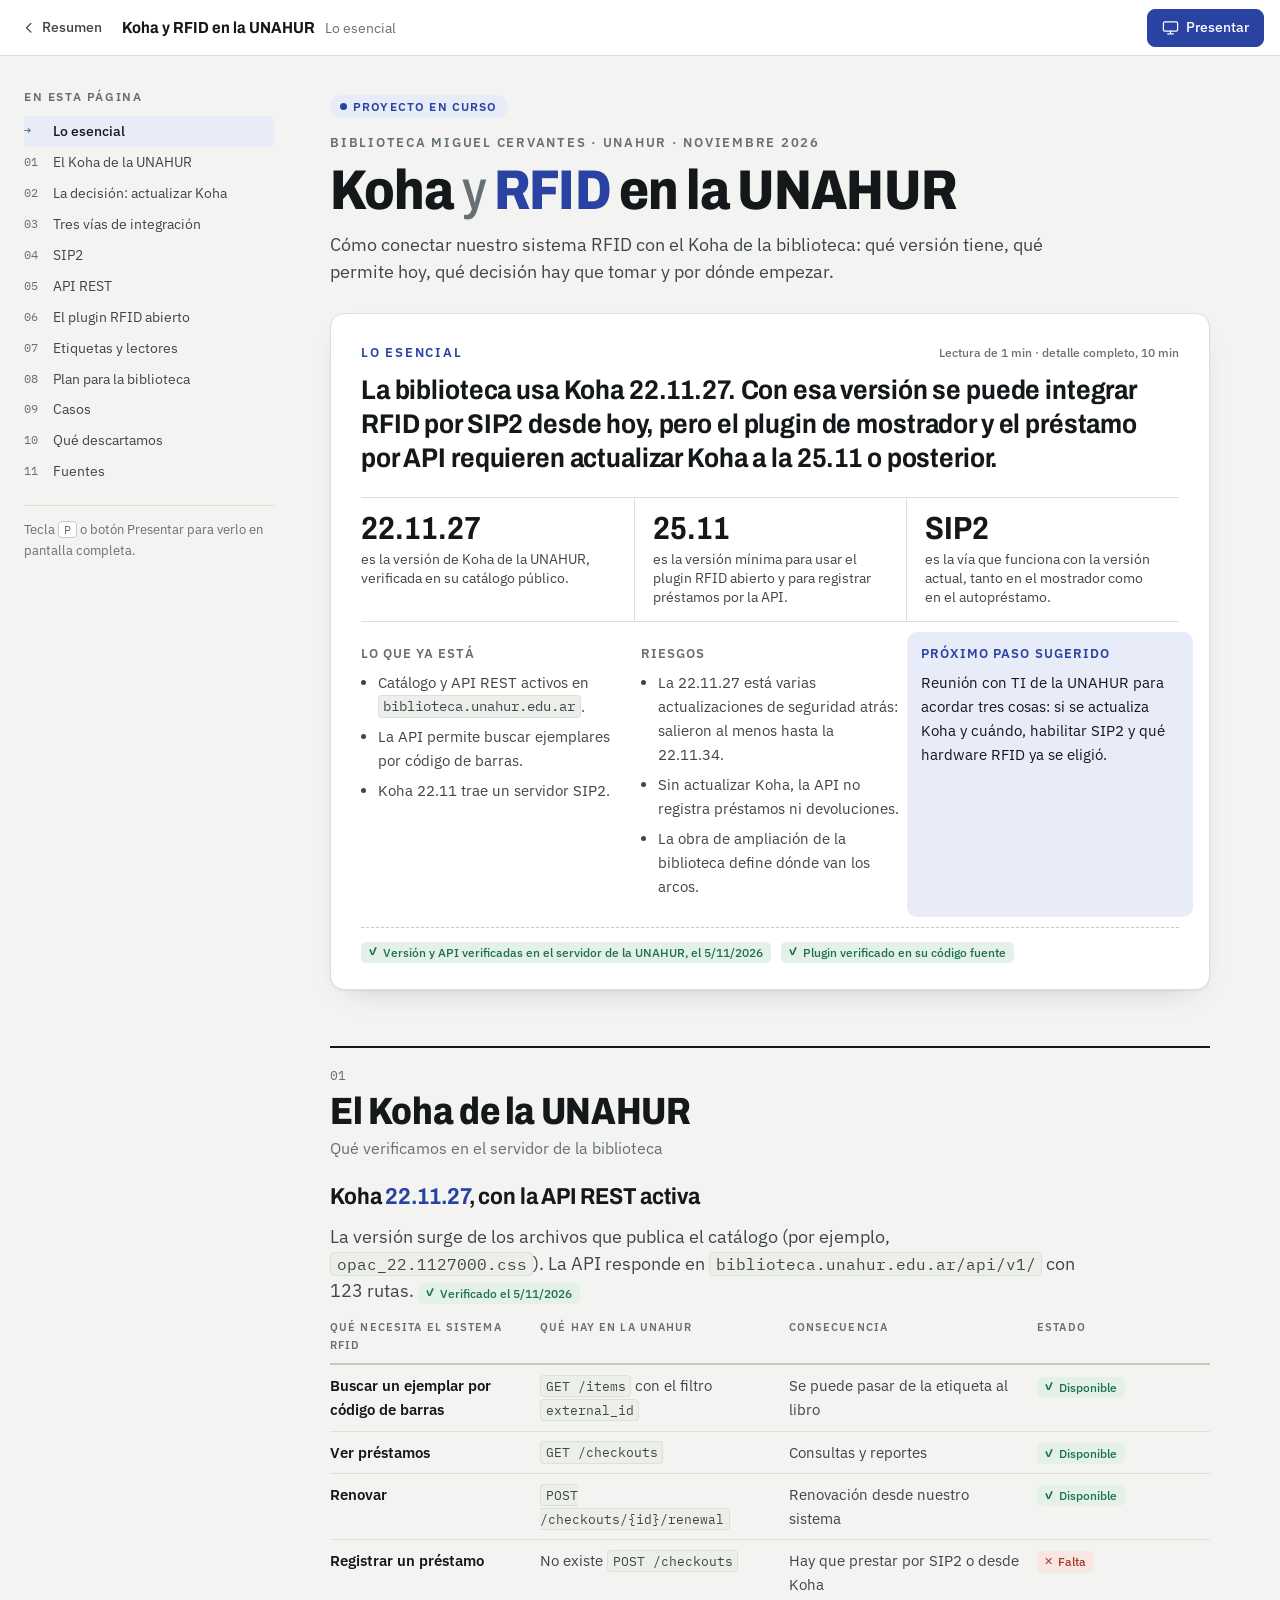
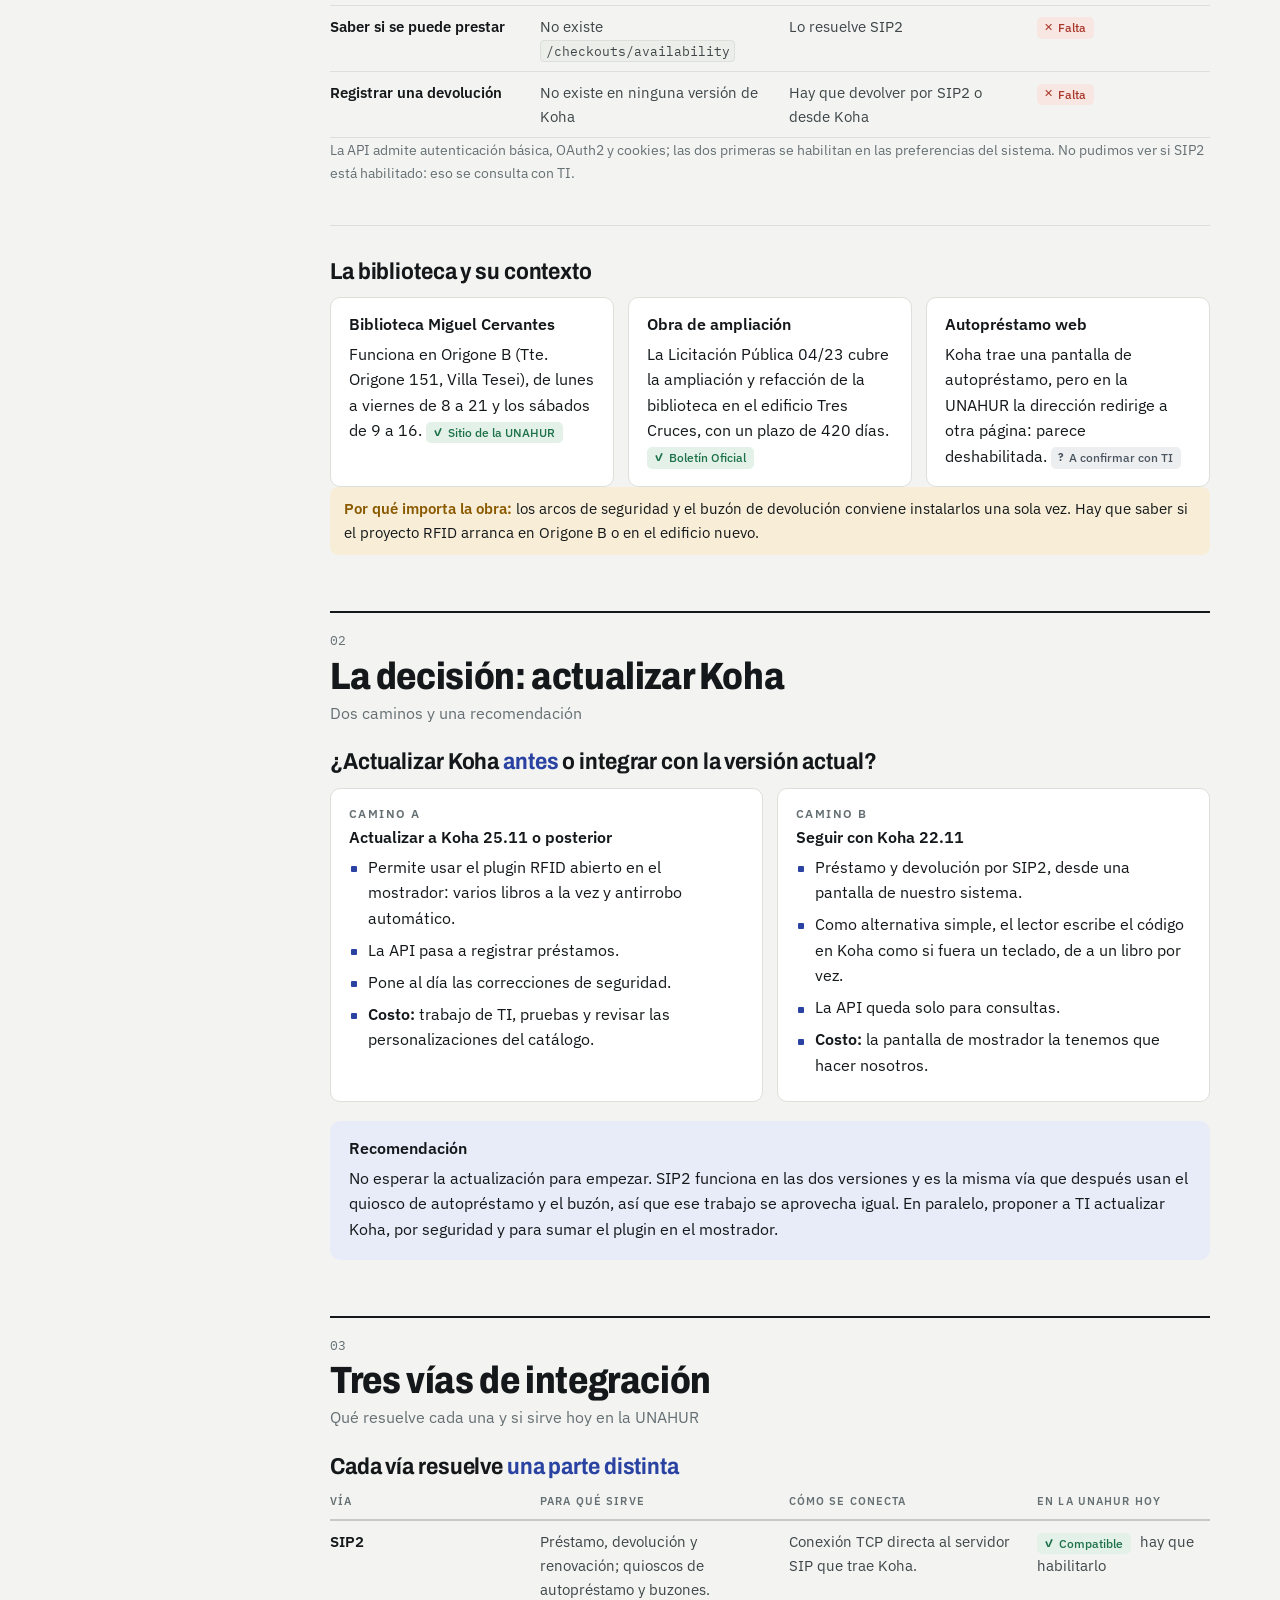
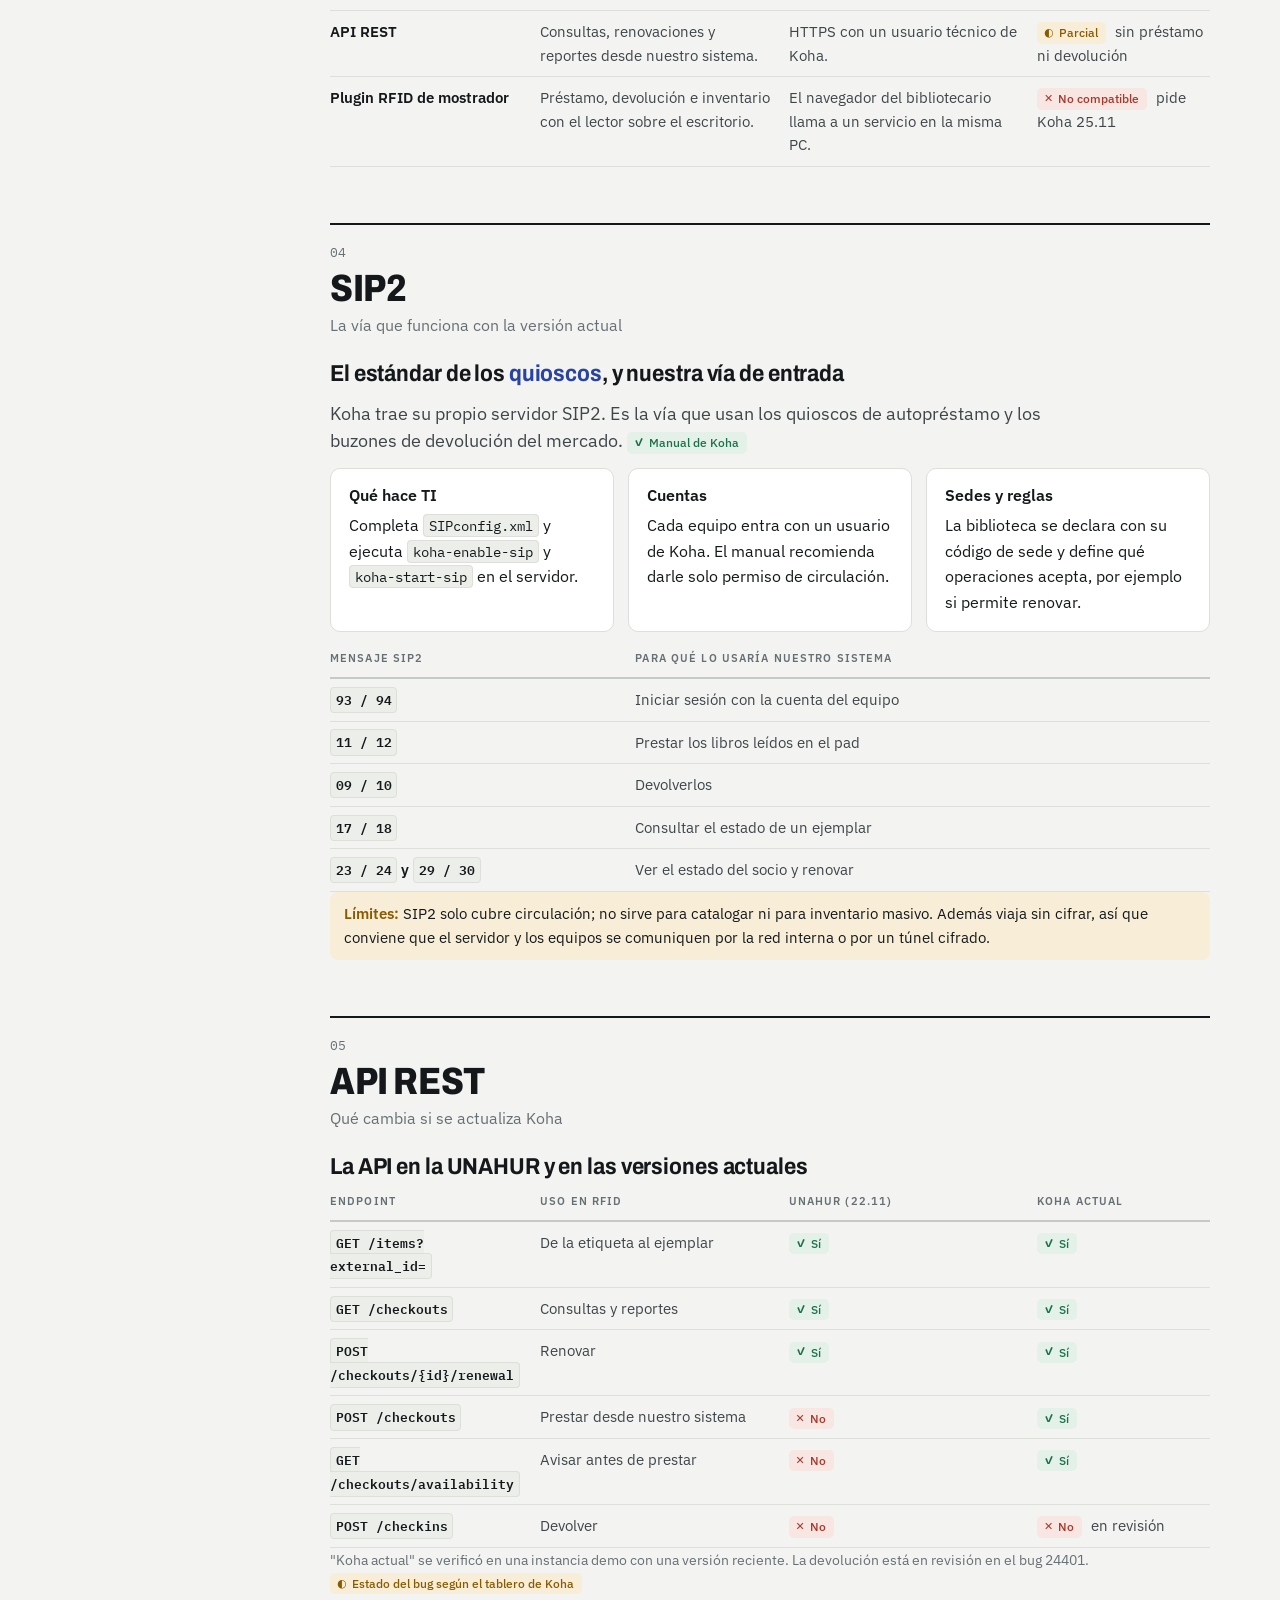
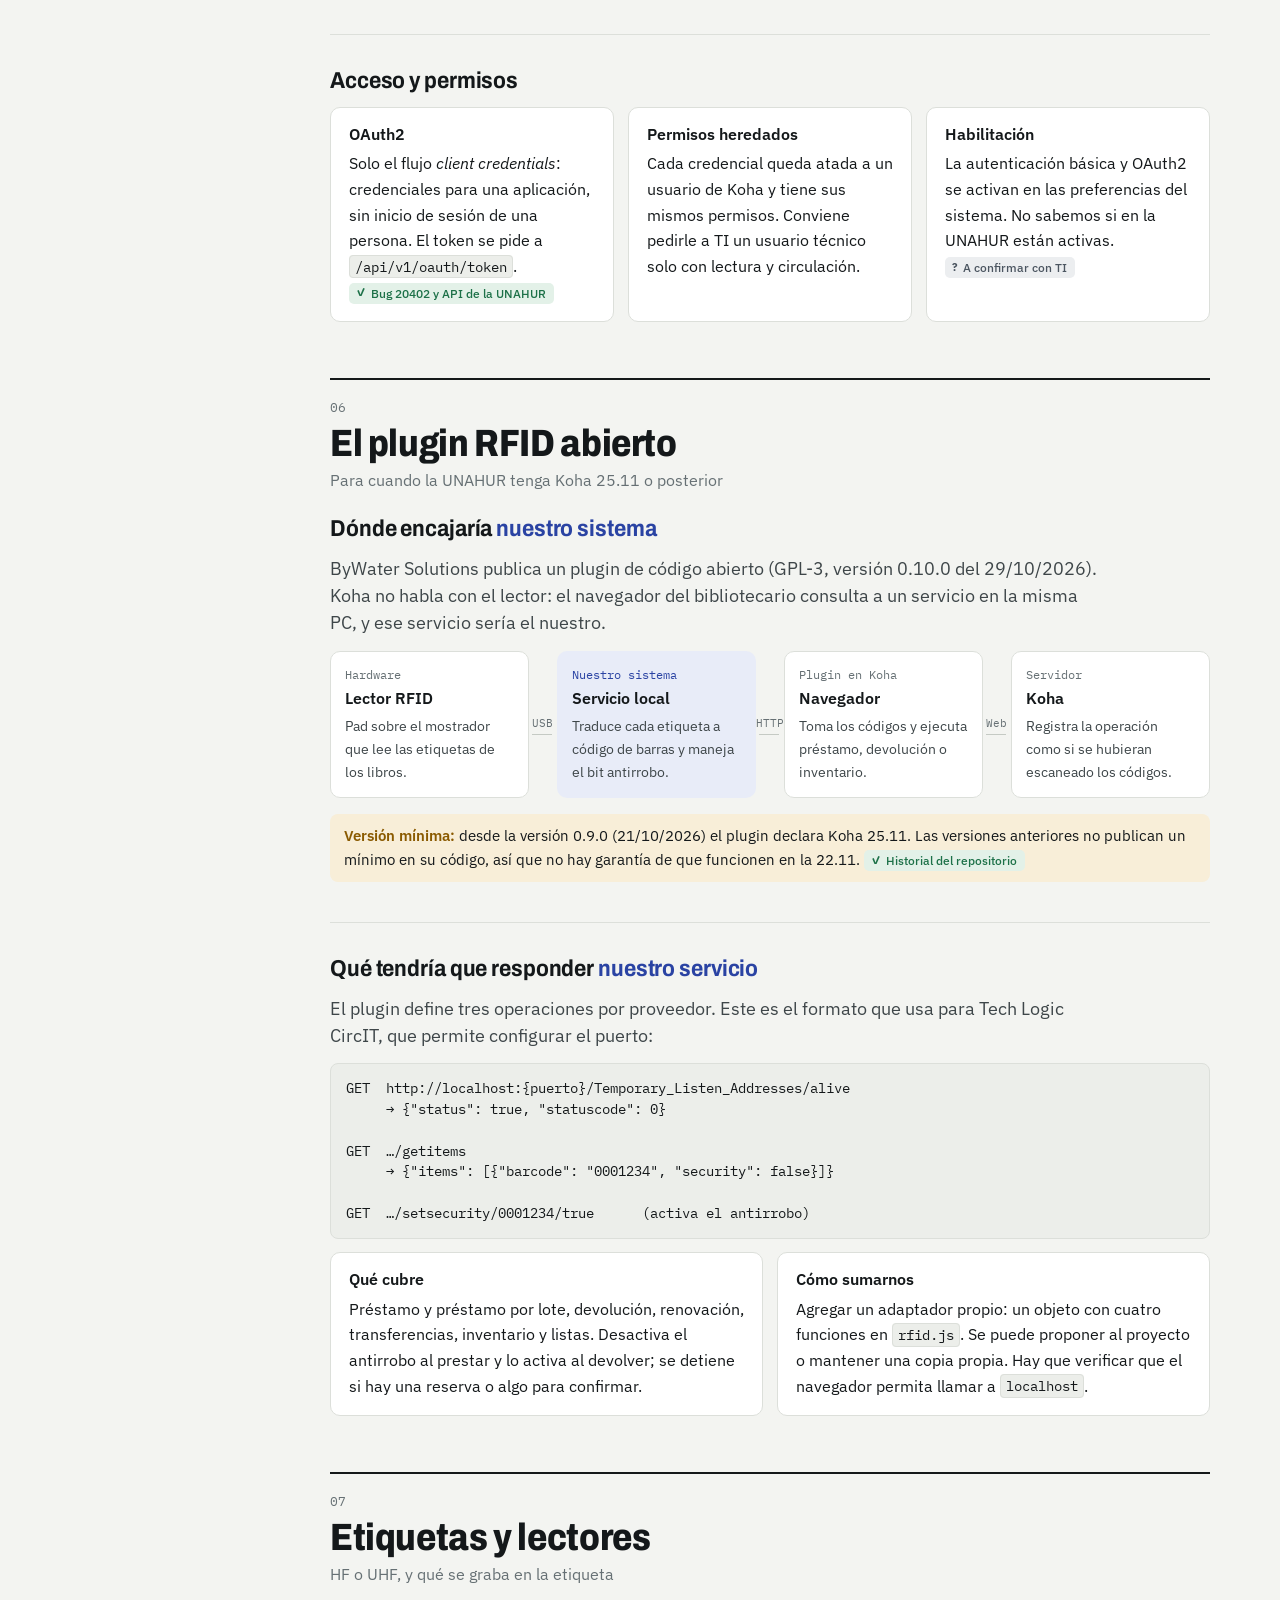
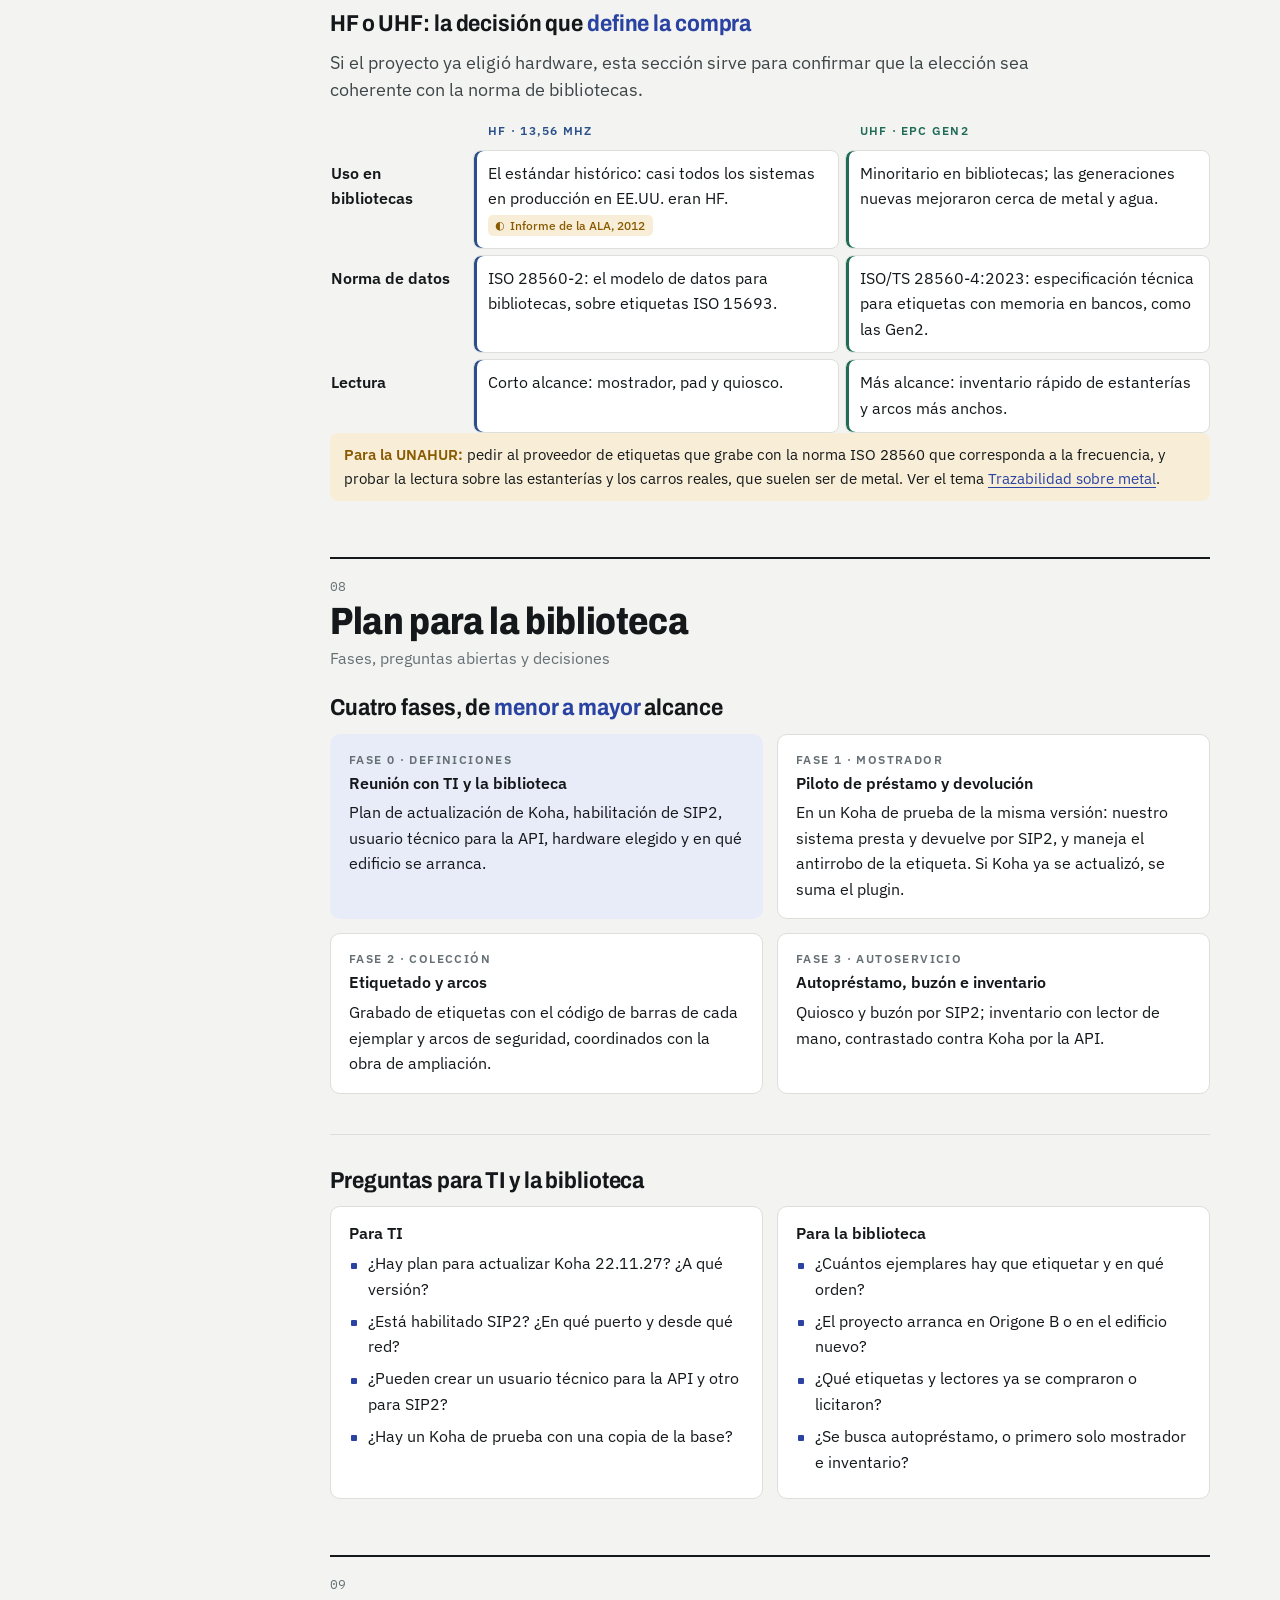
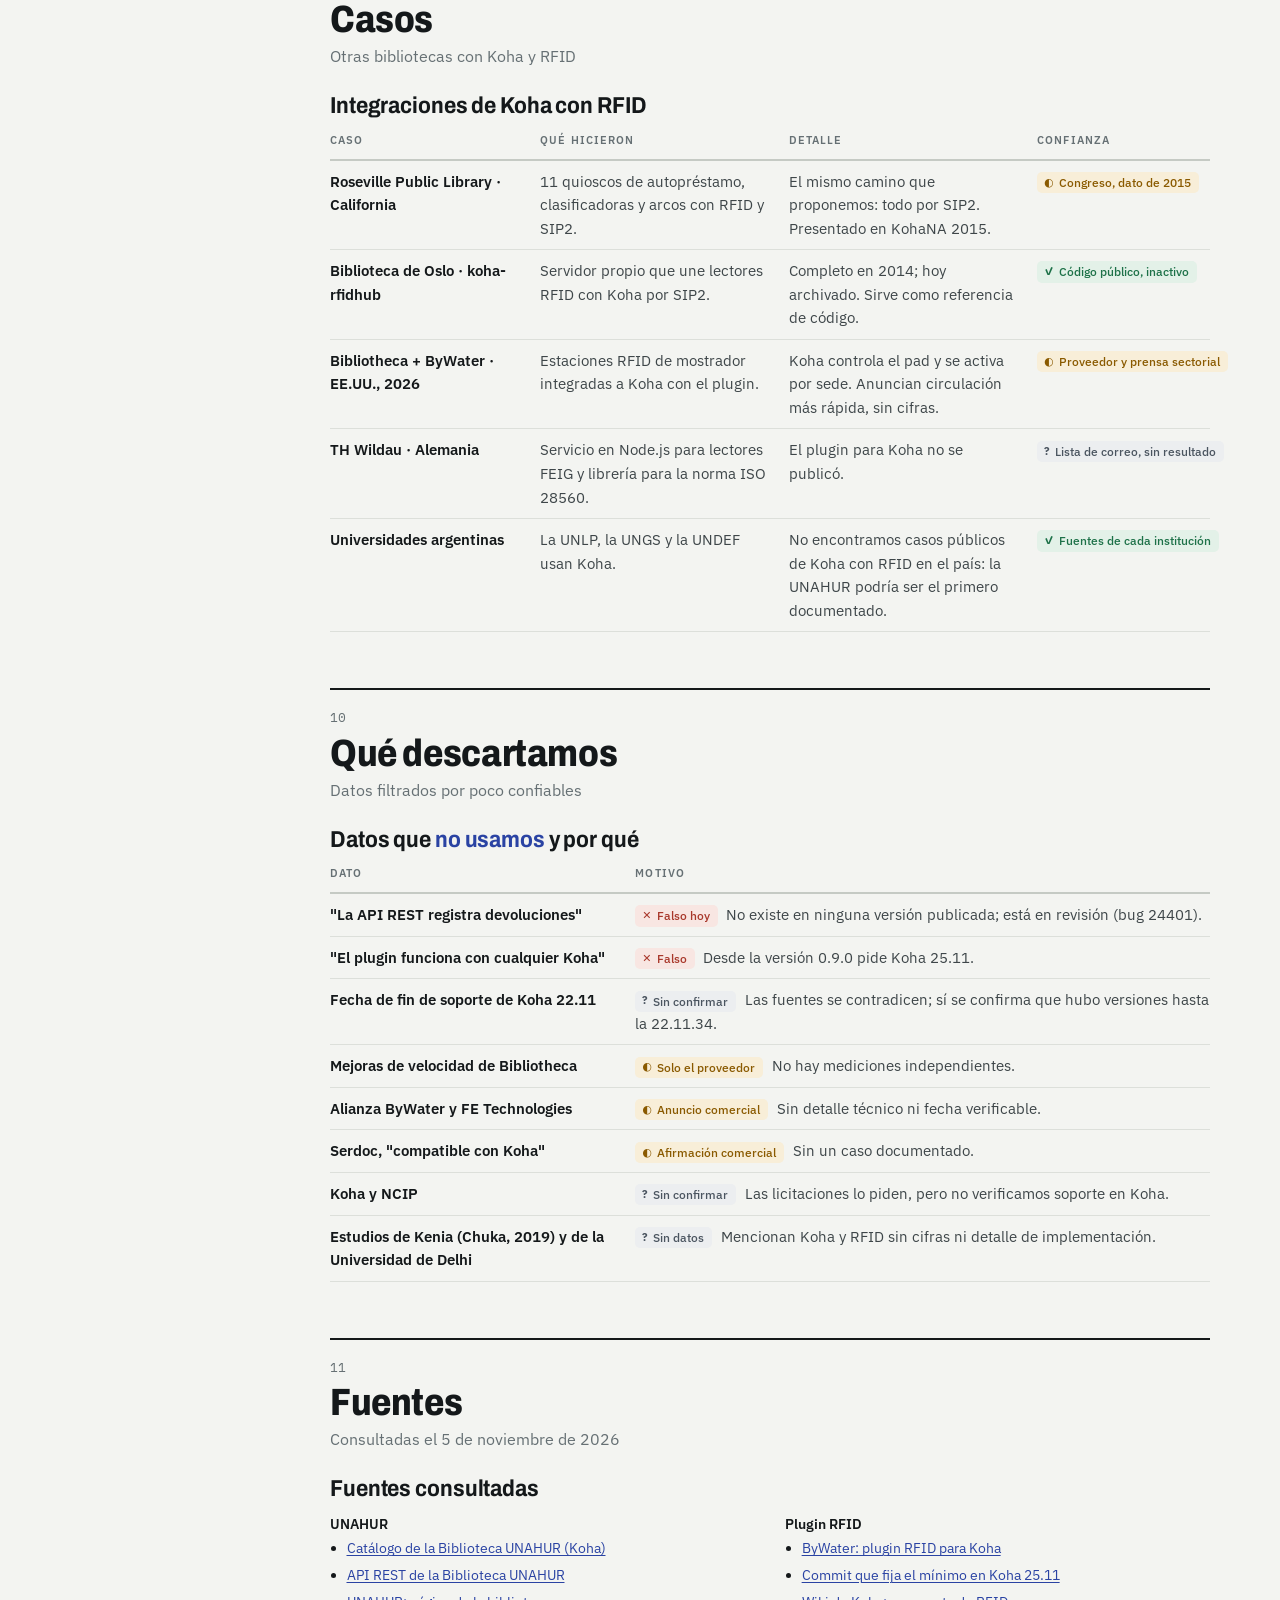
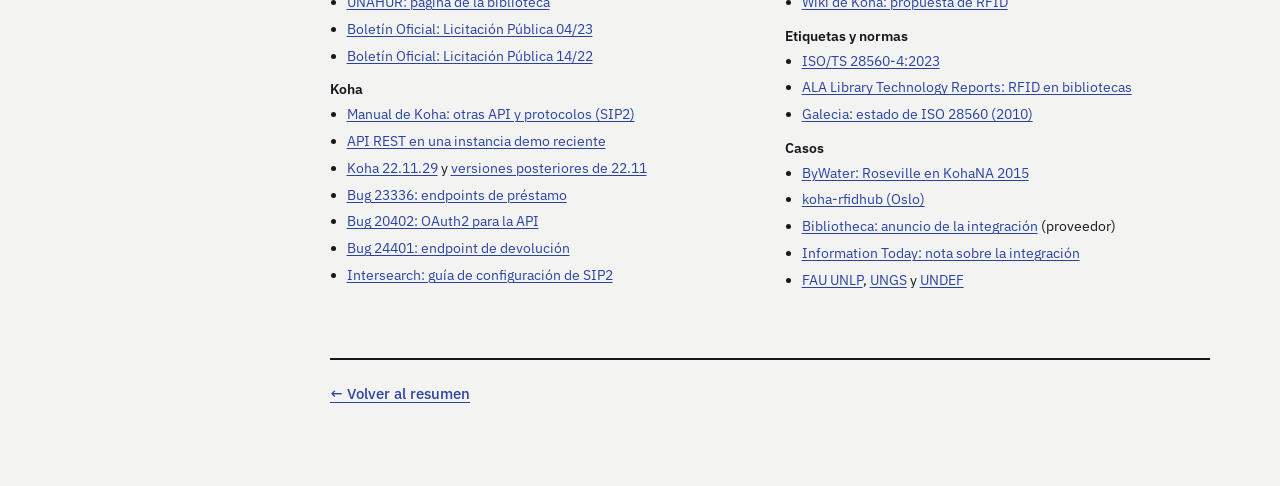
<file: koha.html>
<!doctype html>
<html lang="es">
<head>
<meta charset="utf-8">
<meta name="viewport" content="width=device-width, initial-scale=1, viewport-fit=cover">
<title>Koha y RFID en la UNAHUR</title>
<meta name="description" content="Integración del sistema RFID con el Koha de la Biblioteca UNAHUR: situación verificada (Koha 22.11.27), vías de integración, decisión de actualización, hardware y plan por fases.">
<meta name="theme-color" content="#f3f4f1">
<link rel="preconnect" href="https://fonts.googleapis.com">
<link rel="preconnect" href="https://fonts.gstatic.com" crossorigin>
<link href="https://fonts.googleapis.com/css2?family=Archivo:wdth,wght@75..100,500..800&family=IBM+Plex+Mono:wght@400;500&family=IBM+Plex+Sans:ital,wght@0,400;0,500;0,600;1,400&display=swap" rel="stylesheet">
<link rel="stylesheet" href="assets/deck.css">
</head>
<body>

<svg width="0" height="0" style="position:absolute" aria-hidden="true">
  <symbol id="i-left" viewBox="0 0 24 24"><path d="m15 18-6-6 6-6"/></symbol>
  <symbol id="i-right" viewBox="0 0 24 24"><path d="m9 18 6-6-6-6"/></symbol>
  <symbol id="i-alert" viewBox="0 0 24 24"><path d="M10.3 3.9 1.8 18a2 2 0 0 0 1.7 3h17a2 2 0 0 0 1.7-3L13.7 3.9a2 2 0 0 0-3.4 0z"/><path d="M12 9v4M12 17h.01"/></symbol>
  <symbol id="i-x" viewBox="0 0 24 24"><path d="M18 6 6 18M6 6l12 12"/></symbol>
  <symbol id="i-play" viewBox="0 0 24 24"><rect x="2" y="4" width="20" height="13" rx="2"/><path d="M8 21h8M12 17v4"/></symbol>
  <symbol id="i-list" viewBox="0 0 24 24"><path d="M8 6h13M8 12h13M8 18h13M3 6h.01M3 12h.01M3 18h.01"/></symbol>
</svg>

<header class="topbar">
  <a class="tb-back" href="index.html" title="Volver al resumen"><svg class="ico"><use href="#i-left"/></svg><span>Resumen</span></a>
  <p class="tb-title"><b>Koha y RFID en la UNAHUR</b><span id="tbSec"></span></p>
  <button class="tb-btn" id="tocBtn" type="button" aria-controls="toc" aria-expanded="false"><svg class="ico"><use href="#i-list"/></svg>Índice</button>
  <button class="tb-btn primary" id="presentBtn" type="button" title="Presentar (P)"><svg class="ico"><use href="#i-play"/></svg>Presentar</button>
</header>
<div class="progress"><i></i></div>
<div class="layout">
<nav class="toc" id="toc" aria-label="Índice">
  <p class="toc-h">En esta página</p>
  <ol>
    <li><a class="esc" href="#esencial"><span class="n">→</span>Lo esencial</a></li>
    <li><a href="#s1"><span class="n">01</span>El Koha de la UNAHUR</a></li>
    <li><a href="#s2"><span class="n">02</span>La decisión: actualizar Koha</a></li>
    <li><a href="#s3"><span class="n">03</span>Tres vías de integración</a></li>
    <li><a href="#s4"><span class="n">04</span>SIP2</a></li>
    <li><a href="#s5"><span class="n">05</span>API REST</a></li>
    <li><a href="#s6"><span class="n">06</span>El plugin RFID abierto</a></li>
    <li><a href="#s7"><span class="n">07</span>Etiquetas y lectores</a></li>
    <li><a href="#s8"><span class="n">08</span>Plan para la biblioteca</a></li>
    <li><a href="#s9"><span class="n">09</span>Casos</a></li>
    <li><a href="#s10"><span class="n">10</span>Qué descartamos</a></li>
    <li><a href="#s11"><span class="n">11</span>Fuentes</a></li>
  </ol>
  <p class="toc-foot">Tecla <kbd>P</kbd> o botón Presentar para verlo en pantalla completa.</p>
</nav>
<main class="doc" id="doc">
<header class="hero" id="inicio" data-name="Inicio">
  <div>
    <span class="status nuevo">Proyecto en curso</span>
    <p class="eyebrow">Biblioteca Miguel Cervantes · UNAHUR · Noviembre 2026</p>
    <h1>Koha <span class="y">y</span> <span class="g">RFID</span> en la UNAHUR</h1>
    <p class="ov-sub">Cómo conectar nuestro sistema RFID con el Koha de la biblioteca: qué versión tiene, qué permite hoy, qué decisión hay que tomar y por dónde empezar.</p>
  </div>
</header>

<section class="exec" id="esencial" data-name="Lo esencial" aria-labelledby="esencial-t">
  <h2 class="exec-t" id="esencial-t">Lo esencial <small>Lectura de 1 min · detalle completo, 10 min</small></h2>
  <p class="verdict">La biblioteca usa Koha 22.11.27. Con esa versión se puede integrar RFID por SIP2 desde hoy, pero el plugin de mostrador y el préstamo por API requieren actualizar Koha a la 25.11 o posterior.</p>
  <dl class="figs">
    <div><dt>es la versión de Koha de la UNAHUR, verificada en su catálogo público.</dt><dd>22.11.27</dd></div>
    <div><dt>es la versión mínima para usar el plugin RFID abierto y para registrar préstamos por la API.</dt><dd>25.11</dd></div>
    <div><dt>es la vía que funciona con la versión actual, tanto en el mostrador como en el autopréstamo.</dt><dd>SIP2</dd></div>
  </dl>
  <div class="exec-cols">
    <div><h3>Lo que ya está</h3><ul><li>Catálogo y API REST activos en <code>biblioteca.unahur.edu.ar</code>.</li><li>La API permite buscar ejemplares por código de barras.</li><li>Koha 22.11 trae un servidor SIP2.</li></ul></div>
    <div><h3>Riesgos</h3><ul><li>La 22.11.27 está varias actualizaciones de seguridad atrás: salieron al menos hasta la 22.11.34.</li><li>Sin actualizar Koha, la API no registra préstamos ni devoluciones.</li><li>La obra de ampliación de la biblioteca define dónde van los arcos.</li></ul></div>
    <div class="next"><h3>Próximo paso sugerido</h3><p>Reunión con TI de la UNAHUR para acordar tres cosas: si se actualiza Koha y cuándo, habilitar SIP2 y qué hardware RFID ya se eligió.</p></div>
  </div>
  <p class="conf"><span class="cf v">Versión y API verificadas en el servidor de la UNAHUR, el 5/11/2026</span><span class="cf v">Plugin verificado en su código fuente</span></p>
</section>

<section class="sec" id="s1" data-name="El Koha de la UNAHUR">
<header class="sec-h"><span class="sec-n">01</span><h2>El Koha de la UNAHUR</h2><p>Qué verificamos en el servidor de la biblioteca</p></header>
<article class="slide" data-sec="1"><div class="in">
  <p class="kicker">01 · El Koha de la UNAHUR</p>
  <h2>Koha <em>22.11.27</em>, con la API REST activa</h2>
  <p class="lead">La versión surge de los archivos que publica el catálogo (por ejemplo, <code>opac_22.1127000.css</code>). La API responde en <code>biblioteca.unahur.edu.ar/api/v1/</code> con 123 rutas. <span class="cf v">Verificado el 5/11/2026</span></p>
  <div class="tbl c4">
    <div class="row hd"><div>Qué necesita el sistema RFID</div><div>Qué hay en la UNAHUR</div><div>Consecuencia</div><div>Estado</div></div>
    <div class="row"><div>Buscar un ejemplar por código de barras</div><div><code>GET /items</code> con el filtro <code>external_id</code></div><div>Se puede pasar de la etiqueta al libro</div><div><span class="cf v">Disponible</span></div></div>
    <div class="row"><div>Ver préstamos</div><div><code>GET /checkouts</code></div><div>Consultas y reportes</div><div><span class="cf v">Disponible</span></div></div>
    <div class="row"><div>Renovar</div><div><code>POST /checkouts/{id}/renewal</code></div><div>Renovación desde nuestro sistema</div><div><span class="cf v">Disponible</span></div></div>
    <div class="row"><div>Registrar un préstamo</div><div>No existe <code>POST /checkouts</code></div><div>Hay que prestar por SIP2 o desde Koha</div><div><span class="cf x">Falta</span></div></div>
    <div class="row"><div>Saber si se puede prestar</div><div>No existe <code>/checkouts/availability</code></div><div>Lo resuelve SIP2</div><div><span class="cf x">Falta</span></div></div>
    <div class="row"><div>Registrar una devolución</div><div>No existe en ninguna versión de Koha</div><div>Hay que devolver por SIP2 o desde Koha</div><div><span class="cf x">Falta</span></div></div>
  </div>
  <p class="muted gap">La API admite autenticación básica, OAuth2 y cookies; las dos primeras se habilitan en las preferencias del sistema. No pudimos ver si SIP2 está habilitado: eso se consulta con TI.</p>
</div></article>
<article class="slide" data-sec="1"><div class="in">
  <p class="kicker">01 · El Koha de la UNAHUR</p>
  <h2>La biblioteca y su contexto</h2>
  <div class="grid" style="--cols:3">
    <div class="box"><h3>Biblioteca Miguel Cervantes</h3><p>Funciona en Origone B (Tte. Origone 151, Villa Tesei), de lunes a viernes de 8 a 21 y los sábados de 9 a 16. <span class="cf v">Sitio de la UNAHUR</span></p></div>
    <div class="box"><h3>Obra de ampliación</h3><p>La Licitación Pública 04/23 cubre la ampliación y refacción de la biblioteca en el edificio Tres Cruces, con un plazo de 420 días. <span class="cf v">Boletín Oficial</span></p></div>
    <div class="box"><h3>Autopréstamo web</h3><p>Koha trae una pantalla de autopréstamo, pero en la UNAHUR la dirección redirige a otra página: parece deshabilitada. <span class="cf u">A confirmar con TI</span></p></div>
  </div>
  <p class="note"><b>Por qué importa la obra:</b> los arcos de seguridad y el buzón de devolución conviene instalarlos una sola vez. Hay que saber si el proyecto RFID arranca en Origone B o en el edificio nuevo.</p>
</div></article>
</section>

<section class="sec" id="s2" data-name="La decisión: actualizar Koha">
<header class="sec-h"><span class="sec-n">02</span><h2>La decisión: actualizar Koha</h2><p>Dos caminos y una recomendación</p></header>
<article class="slide" data-sec="2"><div class="in">
  <p class="kicker">02 · La decisión</p>
  <h2>¿Actualizar Koha <em>antes</em> o integrar con la versión actual?</h2>
  <div class="grid" style="--cols:2">
    <div class="box"><span class="k">Camino A</span><h3>Actualizar a Koha 25.11 o posterior</h3><ul class="list"><li>Permite usar el plugin RFID abierto en el mostrador: varios libros a la vez y antirrobo automático.</li><li>La API pasa a registrar préstamos.</li><li>Pone al día las correcciones de seguridad.</li><li><b>Costo:</b> trabajo de TI, pruebas y revisar las personalizaciones del catálogo.</li></ul></div>
    <div class="box"><span class="k">Camino B</span><h3>Seguir con Koha 22.11</h3><ul class="list"><li>Préstamo y devolución por SIP2, desde una pantalla de nuestro sistema.</li><li>Como alternativa simple, el lector escribe el código en Koha como si fuera un teclado, de a un libro por vez.</li><li>La API queda solo para consultas.</li><li><b>Costo:</b> la pantalla de mostrador la tenemos que hacer nosotros.</li></ul></div>
  </div>
  <div class="box hl gap"><h3>Recomendación</h3><p>No esperar la actualización para empezar. SIP2 funciona en las dos versiones y es la misma vía que después usan el quiosco de autopréstamo y el buzón, así que ese trabajo se aprovecha igual. En paralelo, proponer a TI actualizar Koha, por seguridad y para sumar el plugin en el mostrador.</p></div>
</div></article>
</section>

<section class="sec" id="s3" data-name="Tres vías de integración">
<header class="sec-h"><span class="sec-n">03</span><h2>Tres vías de integración</h2><p>Qué resuelve cada una y si sirve hoy en la UNAHUR</p></header>
<article class="slide" data-sec="3"><div class="in">
  <p class="kicker">03 · Tres vías de integración</p>
  <h2>Cada vía resuelve <em>una parte distinta</em></h2>
  <div class="tbl c4">
    <div class="row hd"><div>Vía</div><div>Para qué sirve</div><div>Cómo se conecta</div><div>En la UNAHUR hoy</div></div>
    <div class="row"><div>SIP2</div><div>Préstamo, devolución y renovación; quioscos de autopréstamo y buzones.</div><div>Conexión TCP directa al servidor SIP que trae Koha.</div><div><span class="cf v">Compatible</span> hay que habilitarlo</div></div>
    <div class="row"><div>API REST</div><div>Consultas, renovaciones y reportes desde nuestro sistema.</div><div>HTTPS con un usuario técnico de Koha.</div><div><span class="cf p">Parcial</span> sin préstamo ni devolución</div></div>
    <div class="row"><div>Plugin RFID de mostrador</div><div>Préstamo, devolución e inventario con el lector sobre el escritorio.</div><div>El navegador del bibliotecario llama a un servicio en la misma PC.</div><div><span class="cf x">No compatible</span> pide Koha 25.11</div></div>
  </div>
</div></article>
</section>

<section class="sec" id="s4" data-name="SIP2">
<header class="sec-h"><span class="sec-n">04</span><h2>SIP2</h2><p>La vía que funciona con la versión actual</p></header>
<article class="slide" data-sec="4"><div class="in">
  <p class="kicker">04 · SIP2</p>
  <h2>El estándar de los <em>quioscos</em>, y nuestra vía de entrada</h2>
  <p class="lead">Koha trae su propio servidor SIP2. Es la vía que usan los quioscos de autopréstamo y los buzones de devolución del mercado. <span class="cf v">Manual de Koha</span></p>
  <div class="grid" style="--cols:3">
    <div class="box"><h3>Qué hace TI</h3><p>Completa <code>SIPconfig.xml</code> y ejecuta <code>koha-enable-sip</code> y <code>koha-start-sip</code> en el servidor.</p></div>
    <div class="box"><h3>Cuentas</h3><p>Cada equipo entra con un usuario de Koha. El manual recomienda darle solo permiso de circulación.</p></div>
    <div class="box"><h3>Sedes y reglas</h3><p>La biblioteca se declara con su código de sede y define qué operaciones acepta, por ejemplo si permite renovar.</p></div>
  </div>
  <div class="tbl c2 gap">
    <div class="row hd"><div>Mensaje SIP2</div><div>Para qué lo usaría nuestro sistema</div></div>
    <div class="row"><div><code>93 / 94</code></div><div>Iniciar sesión con la cuenta del equipo</div></div>
    <div class="row"><div><code>11 / 12</code></div><div>Prestar los libros leídos en el pad</div></div>
    <div class="row"><div><code>09 / 10</code></div><div>Devolverlos</div></div>
    <div class="row"><div><code>17 / 18</code></div><div>Consultar el estado de un ejemplar</div></div>
    <div class="row"><div><code>23 / 24</code> y <code>29 / 30</code></div><div>Ver el estado del socio y renovar</div></div>
  </div>
  <p class="note"><b>Límites:</b> SIP2 solo cubre circulación; no sirve para catalogar ni para inventario masivo. Además viaja sin cifrar, así que conviene que el servidor y los equipos se comuniquen por la red interna o por un túnel cifrado.</p>
</div></article>
</section>

<section class="sec" id="s5" data-name="API REST">
<header class="sec-h"><span class="sec-n">05</span><h2>API REST</h2><p>Qué cambia si se actualiza Koha</p></header>
<article class="slide" data-sec="5"><div class="in">
  <p class="kicker">05 · API REST</p>
  <h2>La API en la UNAHUR y en las versiones actuales</h2>
  <div class="tbl c4">
    <div class="row hd"><div>Endpoint</div><div>Uso en RFID</div><div>UNAHUR (22.11)</div><div>Koha actual</div></div>
    <div class="row"><div><code>GET /items?external_id=</code></div><div>De la etiqueta al ejemplar</div><div><span class="cf v">Sí</span></div><div><span class="cf v">Sí</span></div></div>
    <div class="row"><div><code>GET /checkouts</code></div><div>Consultas y reportes</div><div><span class="cf v">Sí</span></div><div><span class="cf v">Sí</span></div></div>
    <div class="row"><div><code>POST /checkouts/{id}/renewal</code></div><div>Renovar</div><div><span class="cf v">Sí</span></div><div><span class="cf v">Sí</span></div></div>
    <div class="row"><div><code>POST /checkouts</code></div><div>Prestar desde nuestro sistema</div><div><span class="cf x">No</span></div><div><span class="cf v">Sí</span></div></div>
    <div class="row"><div><code>GET /checkouts/availability</code></div><div>Avisar antes de prestar</div><div><span class="cf x">No</span></div><div><span class="cf v">Sí</span></div></div>
    <div class="row"><div><code>POST /checkins</code></div><div>Devolver</div><div><span class="cf x">No</span></div><div><span class="cf x">No</span> en revisión</div></div>
  </div>
  <p class="muted gap">"Koha actual" se verificó en una instancia demo con una versión reciente. La devolución está en revisión en el bug 24401. <span class="cf p">Estado del bug según el tablero de Koha</span></p>
</div></article>
<article class="slide" data-sec="5"><div class="in">
  <p class="kicker">05 · API REST</p>
  <h2>Acceso y permisos</h2>
  <div class="grid" style="--cols:3">
    <div class="box"><h3>OAuth2</h3><p>Solo el flujo <em>client credentials</em>: credenciales para una aplicación, sin inicio de sesión de una persona. El token se pide a <code>/api/v1/oauth/token</code>. <span class="cf v">Bug 20402 y API de la UNAHUR</span></p></div>
    <div class="box"><h3>Permisos heredados</h3><p>Cada credencial queda atada a un usuario de Koha y tiene sus mismos permisos. Conviene pedirle a TI un usuario técnico solo con lectura y circulación.</p></div>
    <div class="box"><h3>Habilitación</h3><p>La autenticación básica y OAuth2 se activan en las preferencias del sistema. No sabemos si en la UNAHUR están activas. <span class="cf u">A confirmar con TI</span></p></div>
  </div>
</div></article>
</section>

<section class="sec" id="s6" data-name="El plugin RFID abierto">
<header class="sec-h"><span class="sec-n">06</span><h2>El plugin RFID abierto</h2><p>Para cuando la UNAHUR tenga Koha 25.11 o posterior</p></header>
<article class="slide" data-sec="6"><div class="in">
  <p class="kicker">06 · El plugin RFID abierto</p>
  <h2>Dónde encajaría <em>nuestro sistema</em></h2>
  <p class="lead">ByWater Solutions publica un plugin de código abierto (GPL-3, versión 0.10.0 del 29/10/2026). Koha no habla con el lector: el navegador del bibliotecario consulta a un servicio en la misma PC, y ese servicio sería el nuestro.</p>
  <ol class="arch" style="--cols:4">
    <li data-via="USB"><span class="who">Hardware</span><h3>Lector RFID</h3><p>Pad sobre el mostrador que lee las etiquetas de los libros.</p></li>
    <li class="ours" data-via="HTTP"><span class="who">Nuestro sistema</span><h3>Servicio local</h3><p>Traduce cada etiqueta a código de barras y maneja el bit antirrobo.</p></li>
    <li data-via="Web"><span class="who">Plugin en Koha</span><h3>Navegador</h3><p>Toma los códigos y ejecuta préstamo, devolución o inventario.</p></li>
    <li><span class="who">Servidor</span><h3>Koha</h3><p>Registra la operación como si se hubieran escaneado los códigos.</p></li>
  </ol>
  <p class="note"><b>Versión mínima:</b> desde la versión 0.9.0 (21/10/2026) el plugin declara Koha 25.11. Las versiones anteriores no publican un mínimo en su código, así que no hay garantía de que funcionen en la 22.11. <span class="cf v">Historial del repositorio</span></p>
</div></article>
<article class="slide" data-sec="6"><div class="in">
  <p class="kicker">06 · El plugin RFID abierto</p>
  <h2>Qué tendría que responder <em>nuestro servicio</em></h2>
  <p class="lead">El plugin define tres operaciones por proveedor. Este es el formato que usa para Tech Logic CircIT, que permite configurar el puerto:</p>
<pre><code>GET  http://localhost:{puerto}/Temporary_Listen_Addresses/alive
     → {"status": true, "statuscode": 0}

GET  …/getitems
     → {"items": [{"barcode": "0001234", "security": false}]}

GET  …/setsecurity/0001234/true      (activa el antirrobo)</code></pre>
  <div class="grid" style="--cols:2">
    <div class="box"><h3>Qué cubre</h3><p>Préstamo y préstamo por lote, devolución, renovación, transferencias, inventario y listas. Desactiva el antirrobo al prestar y lo activa al devolver; se detiene si hay una reserva o algo para confirmar.</p></div>
    <div class="box"><h3>Cómo sumarnos</h3><p>Agregar un adaptador propio: un objeto con cuatro funciones en <code>rfid.js</code>. Se puede proponer al proyecto o mantener una copia propia. Hay que verificar que el navegador permita llamar a <code>localhost</code>.</p></div>
  </div>
</div></article>
</section>

<section class="sec" id="s7" data-name="Etiquetas y lectores">
<header class="sec-h"><span class="sec-n">07</span><h2>Etiquetas y lectores</h2><p>HF o UHF, y qué se graba en la etiqueta</p></header>
<article class="slide" data-sec="7"><div class="in">
  <p class="kicker">07 · Etiquetas y lectores</p>
  <h2>HF o UHF: la decisión que <em>define la compra</em></h2>
  <p class="lead">Si el proyecto ya eligió hardware, esta sección sirve para confirmar que la elección sea coherente con la norma de bibliotecas.</p>
  <div class="cmp" style="--la:'HF';--lb:'UHF'">
    <div class="row hd"><div class="lbl"></div><div class="a">HF · 13,56 MHz</div><div class="b">UHF · EPC Gen2</div></div>
    <div class="row"><div class="lbl">Uso en bibliotecas</div><div class="a">El estándar histórico: casi todos los sistemas en producción en EE.UU. eran HF. <span class="cf p">Informe de la ALA, 2012</span></div><div class="b">Minoritario en bibliotecas; las generaciones nuevas mejoraron cerca de metal y agua.</div></div>
    <div class="row"><div class="lbl">Norma de datos</div><div class="a">ISO 28560-2: el modelo de datos para bibliotecas, sobre etiquetas ISO 15693.</div><div class="b">ISO/TS 28560-4:2023: especificación técnica para etiquetas con memoria en bancos, como las Gen2.</div></div>
    <div class="row"><div class="lbl">Lectura</div><div class="a">Corto alcance: mostrador, pad y quiosco.</div><div class="b">Más alcance: inventario rápido de estanterías y arcos más anchos.</div></div>
  </div>
  <p class="note"><b>Para la UNAHUR:</b> pedir al proveedor de etiquetas que grabe con la norma ISO 28560 que corresponda a la frecuencia, y probar la lectura sobre las estanterías y los carros reales, que suelen ser de metal. Ver el tema <a href="metales.html">Trazabilidad sobre metal</a>.</p>
</div></article>
</section>

<section class="sec" id="s8" data-name="Plan para la biblioteca">
<header class="sec-h"><span class="sec-n">08</span><h2>Plan para la biblioteca</h2><p>Fases, preguntas abiertas y decisiones</p></header>
<article class="slide" data-sec="8"><div class="in">
  <p class="kicker">08 · Plan para la biblioteca</p>
  <h2>Cuatro fases, de <em>menor a mayor</em> alcance</h2>
  <div class="grid" style="--cols:2">
    <div class="box hl"><span class="k">Fase 0 · Definiciones</span><h3>Reunión con TI y la biblioteca</h3><p>Plan de actualización de Koha, habilitación de SIP2, usuario técnico para la API, hardware elegido y en qué edificio se arranca.</p></div>
    <div class="box"><span class="k">Fase 1 · Mostrador</span><h3>Piloto de préstamo y devolución</h3><p>En un Koha de prueba de la misma versión: nuestro sistema presta y devuelve por SIP2, y maneja el antirrobo de la etiqueta. Si Koha ya se actualizó, se suma el plugin.</p></div>
    <div class="box"><span class="k">Fase 2 · Colección</span><h3>Etiquetado y arcos</h3><p>Grabado de etiquetas con el código de barras de cada ejemplar y arcos de seguridad, coordinados con la obra de ampliación.</p></div>
    <div class="box"><span class="k">Fase 3 · Autoservicio</span><h3>Autopréstamo, buzón e inventario</h3><p>Quiosco y buzón por SIP2; inventario con lector de mano, contrastado contra Koha por la API.</p></div>
  </div>
</div></article>
<article class="slide" data-sec="8"><div class="in">
  <p class="kicker">08 · Plan para la biblioteca</p>
  <h2>Preguntas para TI y la biblioteca</h2>
  <div class="grid" style="--cols:2">
    <div class="box"><h3>Para TI</h3><ul class="list"><li>¿Hay plan para actualizar Koha 22.11.27? ¿A qué versión?</li><li>¿Está habilitado SIP2? ¿En qué puerto y desde qué red?</li><li>¿Pueden crear un usuario técnico para la API y otro para SIP2?</li><li>¿Hay un Koha de prueba con una copia de la base?</li></ul></div>
    <div class="box"><h3>Para la biblioteca</h3><ul class="list"><li>¿Cuántos ejemplares hay que etiquetar y en qué orden?</li><li>¿El proyecto arranca en Origone B o en el edificio nuevo?</li><li>¿Qué etiquetas y lectores ya se compraron o licitaron?</li><li>¿Se busca autopréstamo, o primero solo mostrador e inventario?</li></ul></div>
  </div>
</div></article>
</section>

<section class="sec" id="s9" data-name="Casos">
<header class="sec-h"><span class="sec-n">09</span><h2>Casos</h2><p>Otras bibliotecas con Koha y RFID</p></header>
<article class="slide" data-sec="9"><div class="in">
  <p class="kicker">09 · Casos</p>
  <h2>Integraciones de Koha con RFID</h2>
  <div class="tbl c4">
    <div class="row hd"><div>Caso</div><div>Qué hicieron</div><div>Detalle</div><div>Confianza</div></div>
    <div class="row"><div>Roseville Public Library · California</div><div>11 quioscos de autopréstamo, clasificadoras y arcos con RFID y SIP2.</div><div>El mismo camino que proponemos: todo por SIP2. Presentado en KohaNA 2015.</div><div><span class="cf p">Congreso, dato de 2015</span></div></div>
    <div class="row"><div>Biblioteca de Oslo · koha-rfidhub</div><div>Servidor propio que une lectores RFID con Koha por SIP2.</div><div>Completo en 2014; hoy archivado. Sirve como referencia de código.</div><div><span class="cf v">Código público, inactivo</span></div></div>
    <div class="row"><div>Bibliotheca + ByWater · EE.UU., 2026</div><div>Estaciones RFID de mostrador integradas a Koha con el plugin.</div><div>Koha controla el pad y se activa por sede. Anuncian circulación más rápida, sin cifras.</div><div><span class="cf p">Proveedor y prensa sectorial</span></div></div>
    <div class="row"><div>TH Wildau · Alemania</div><div>Servicio en Node.js para lectores FEIG y librería para la norma ISO 28560.</div><div>El plugin para Koha no se publicó.</div><div><span class="cf u">Lista de correo, sin resultado</span></div></div>
    <div class="row"><div>Universidades argentinas</div><div>La UNLP, la UNGS y la UNDEF usan Koha.</div><div>No encontramos casos públicos de Koha con RFID en el país: la UNAHUR podría ser el primero documentado.</div><div><span class="cf v">Fuentes de cada institución</span></div></div>
  </div>
</div></article>
</section>

<section class="sec" id="s10" data-name="Qué descartamos">
<header class="sec-h"><span class="sec-n">10</span><h2>Qué descartamos</h2><p>Datos filtrados por poco confiables</p></header>
<article class="slide" data-sec="10"><div class="in">
  <p class="kicker">10 · Qué descartamos</p>
  <h2>Datos que <em>no usamos</em> y por qué</h2>
  <div class="tbl c2">
    <div class="row hd"><div>Dato</div><div>Motivo</div></div>
    <div class="row"><div>"La API REST registra devoluciones"</div><div><span class="cf x">Falso hoy</span> No existe en ninguna versión publicada; está en revisión (bug 24401).</div></div>
    <div class="row"><div>"El plugin funciona con cualquier Koha"</div><div><span class="cf x">Falso</span> Desde la versión 0.9.0 pide Koha 25.11.</div></div>
    <div class="row"><div>Fecha de fin de soporte de Koha 22.11</div><div><span class="cf u">Sin confirmar</span> Las fuentes se contradicen; sí se confirma que hubo versiones hasta la 22.11.34.</div></div>
    <div class="row"><div>Mejoras de velocidad de Bibliotheca</div><div><span class="cf p">Solo el proveedor</span> No hay mediciones independientes.</div></div>
    <div class="row"><div>Alianza ByWater y FE Technologies</div><div><span class="cf p">Anuncio comercial</span> Sin detalle técnico ni fecha verificable.</div></div>
    <div class="row"><div>Serdoc, "compatible con Koha"</div><div><span class="cf p">Afirmación comercial</span> Sin un caso documentado.</div></div>
    <div class="row"><div>Koha y NCIP</div><div><span class="cf u">Sin confirmar</span> Las licitaciones lo piden, pero no verificamos soporte en Koha.</div></div>
    <div class="row"><div>Estudios de Kenia (Chuka, 2019) y de la Universidad de Delhi</div><div><span class="cf u">Sin datos</span> Mencionan Koha y RFID sin cifras ni detalle de implementación.</div></div>
  </div>
</div></article>
</section>

<section class="sec" id="s11" data-name="Fuentes">
<header class="sec-h"><span class="sec-n">11</span><h2>Fuentes</h2><p>Consultadas el 5 de noviembre de 2026</p></header>
<article class="slide" data-sec="11"><div class="in">
  <p class="kicker">11 · Fuentes</p>
  <h2>Fuentes consultadas</h2>
  <div class="srcgroups">
    <section><h3>UNAHUR</h3><ul>
      <li><a href="https://biblioteca.unahur.edu.ar/">Catálogo de la Biblioteca UNAHUR (Koha)</a></li>
      <li><a href="https://biblioteca.unahur.edu.ar/api/v1/.html">API REST de la Biblioteca UNAHUR</a></li>
      <li><a href="https://unahur.edu.ar/biblioteca/">UNAHUR: página de la biblioteca</a></li>
      <li><a href="https://www.boletinoficial.gob.ar/pdf/linkQR/SS9HZFFFSkl6TWxSbkVWUVVZR3c4dz09">Boletín Oficial: Licitación Pública 04/23</a></li>
      <li><a href="https://www.boletinoficial.gob.ar/detalleAviso/tercera/2336061/20230207">Boletín Oficial: Licitación Pública 14/22</a></li>
    </ul></section>
    <section><h3>Koha</h3><ul>
      <li><a href="https://koha-manual-screenshots-wip.koha-community.org/manual/es/html/apis_protocols.html">Manual de Koha: otras API y protocolos (SIP2)</a></li>
      <li><a href="https://demo.bibkat.no/api/v1/.html">API REST en una instancia demo reciente</a></li>
      <li><a href="https://koha-community.org/?p=10811">Koha 22.11.29</a> y <a href="https://koha-community.org/author/khall/">versiones posteriores de 22.11</a></li>
      <li><a href="https://git.koha-community.org/Koha-community/Koha/commit/6db025bd9dfeecb1f59490578befafbe57a1548e">Bug 23336: endpoints de préstamo</a></li>
      <li><a href="https://bugs.koha-community.org/bugzilla3/show_bug.cgi?id=20402">Bug 20402: OAuth2 para la API</a></li>
      <li><a href="https://www.mail-archive.com/koha-bugs@lists.koha-community.org/msg583945.html">Bug 24401: endpoint de devolución</a></li>
      <li><a href="https://www.intersearch.com.au/node/496">Intersearch: guía de configuración de SIP2</a></li>
    </ul></section>
    <section><h3>Plugin RFID</h3><ul>
      <li><a href="https://github.com/bywatersolutions/koha-plugin-rfid">ByWater: plugin RFID para Koha</a></li>
      <li><a href="https://github.com/bywatersolutions/koha-plugin-rfid/commit/9e4a33d8d1e527a99d4c108e9671461b4c2d5a22">Commit que fija el mínimo en Koha 25.11</a></li>
      <li><a href="https://wiki.koha-community.org/wiki/RFID_RFC">Wiki de Koha: propuesta de RFID</a></li>
    </ul></section>
    <section><h3>Etiquetas y normas</h3><ul>
      <li><a href="https://www.iso.org/fr/standard/85151.html">ISO/TS 28560-4:2023</a></li>
      <li><a href="https://journals.ala.org/ltr/article/view/4514/5301">ALA Library Technology Reports: RFID en bibliotecas</a></li>
      <li><a href="https://galecia.com/node/6164">Galecia: estado de ISO 28560 (2010)</a></li>
    </ul></section>
    <section><h3>Casos</h3><ul>
      <li><a href="https://bywatersolutions.com/news/kohana-2015-koha-with-rfid-and-sip2">ByWater: Roseville en KohaNA 2015</a></li>
      <li><a href="https://awesome.ecosyste.ms/projects/github.com%2Fdigibib%2Fkoha-rfidhub">koha-rfidhub (Oslo)</a></li>
      <li><a href="https://www.bibliotheca.com/bibliotheca-bywater-solutions-rfid-koha-integration/">Bibliotheca: anuncio de la integración</a> (proveedor)</li>
      <li><a href="https://newsbreaks.infotoday.com/Digest/Bibliotheca-and-ByWater-Solutions-Integrate-RFID-Workstations-With-Koha-175190.asp">Information Today: nota sobre la integración</a></li>
      <li><a href="https://www.fau.unlp.edu.ar/novedades-fau/biblioteca-fau-nuevo-catalogo-y-sistema-de-gestion-koha/">FAU UNLP</a>, <a href="https://biblioteca.ungs.edu.ar/">UNGS</a> y <a href="https://www.undef.edu.ar/wp-content/uploads/2024/12/Incorporacion-de-software-libre-y-cooperacion-bibliotecaria.-Implementacion-de-Koha-Silvia-Saura.pdf">UNDEF</a></li>
    </ul></section>
  </div>
</div></article>
</section>

<footer class="doc-end">
  <a href="index.html">← Volver al resumen</a>
</footer>
</main>
</div>

<script src="assets/deck.js"></script>
</body>
</html>
</file>
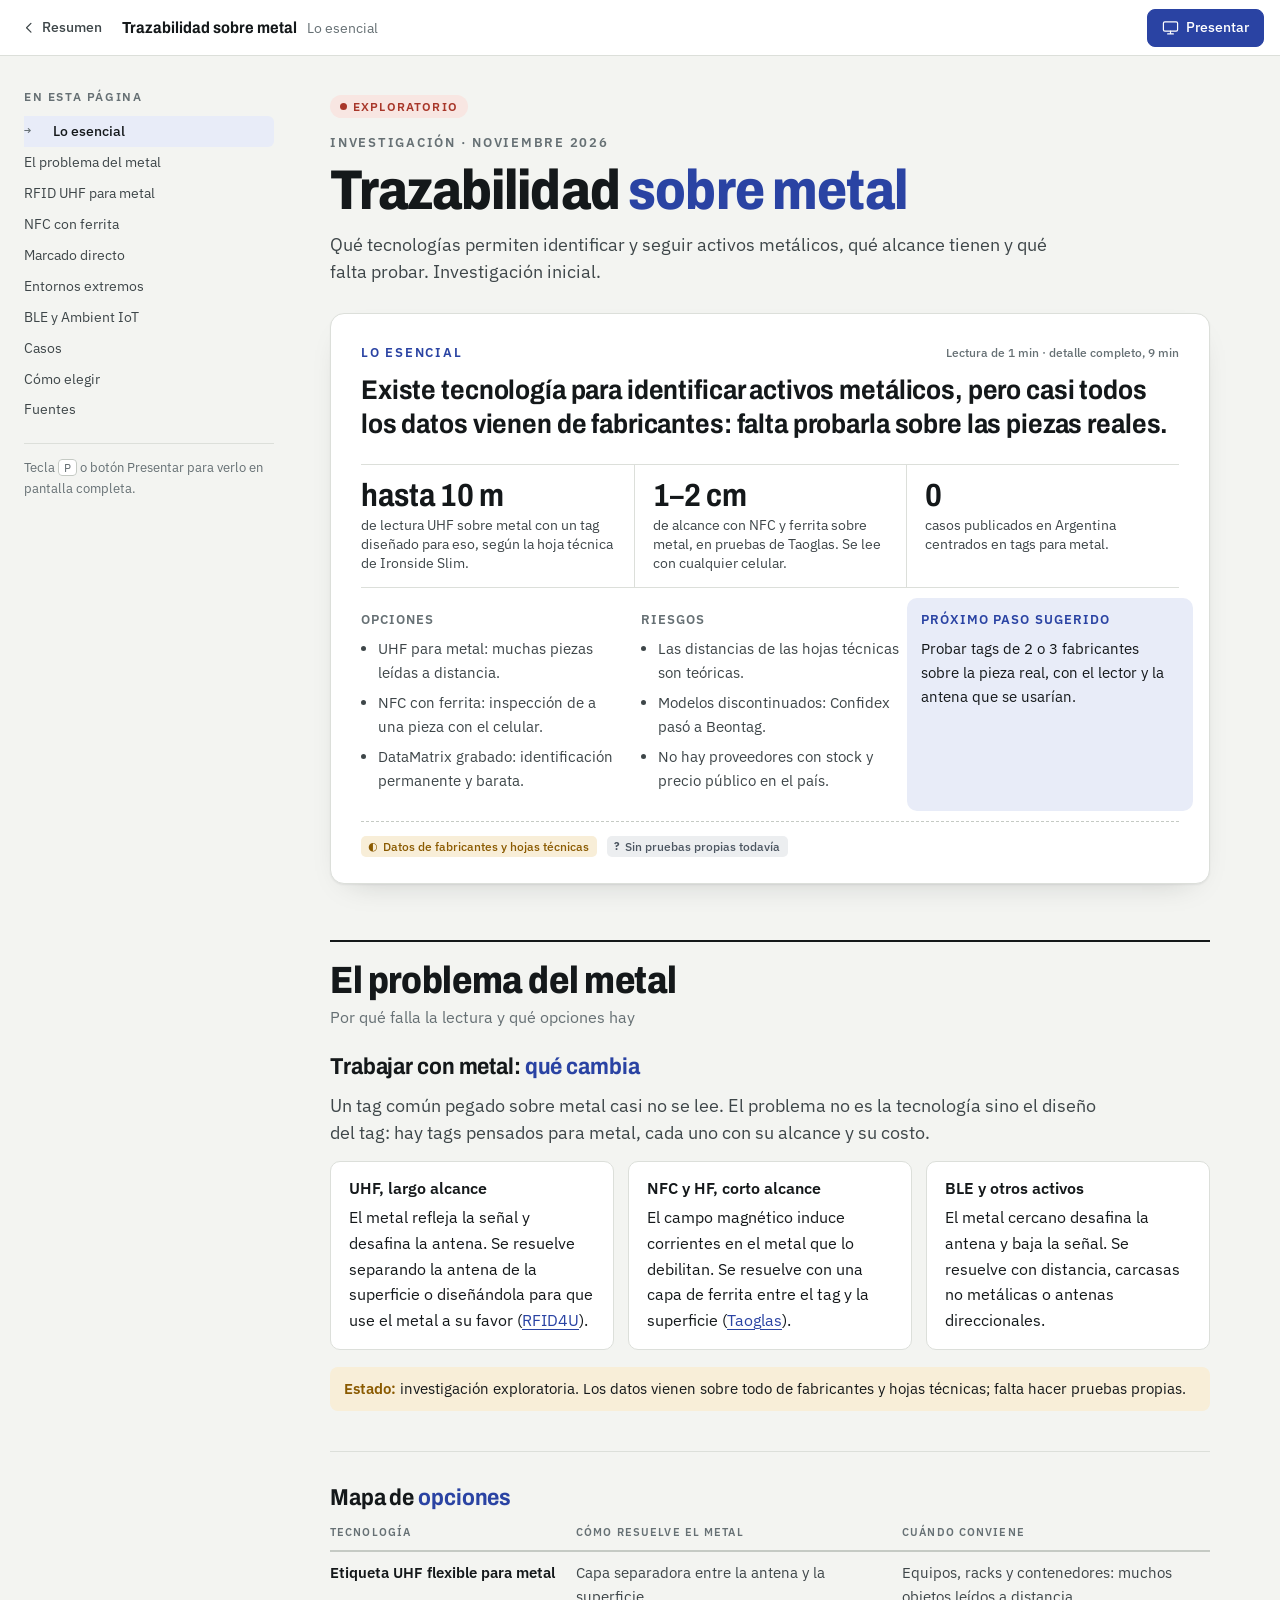
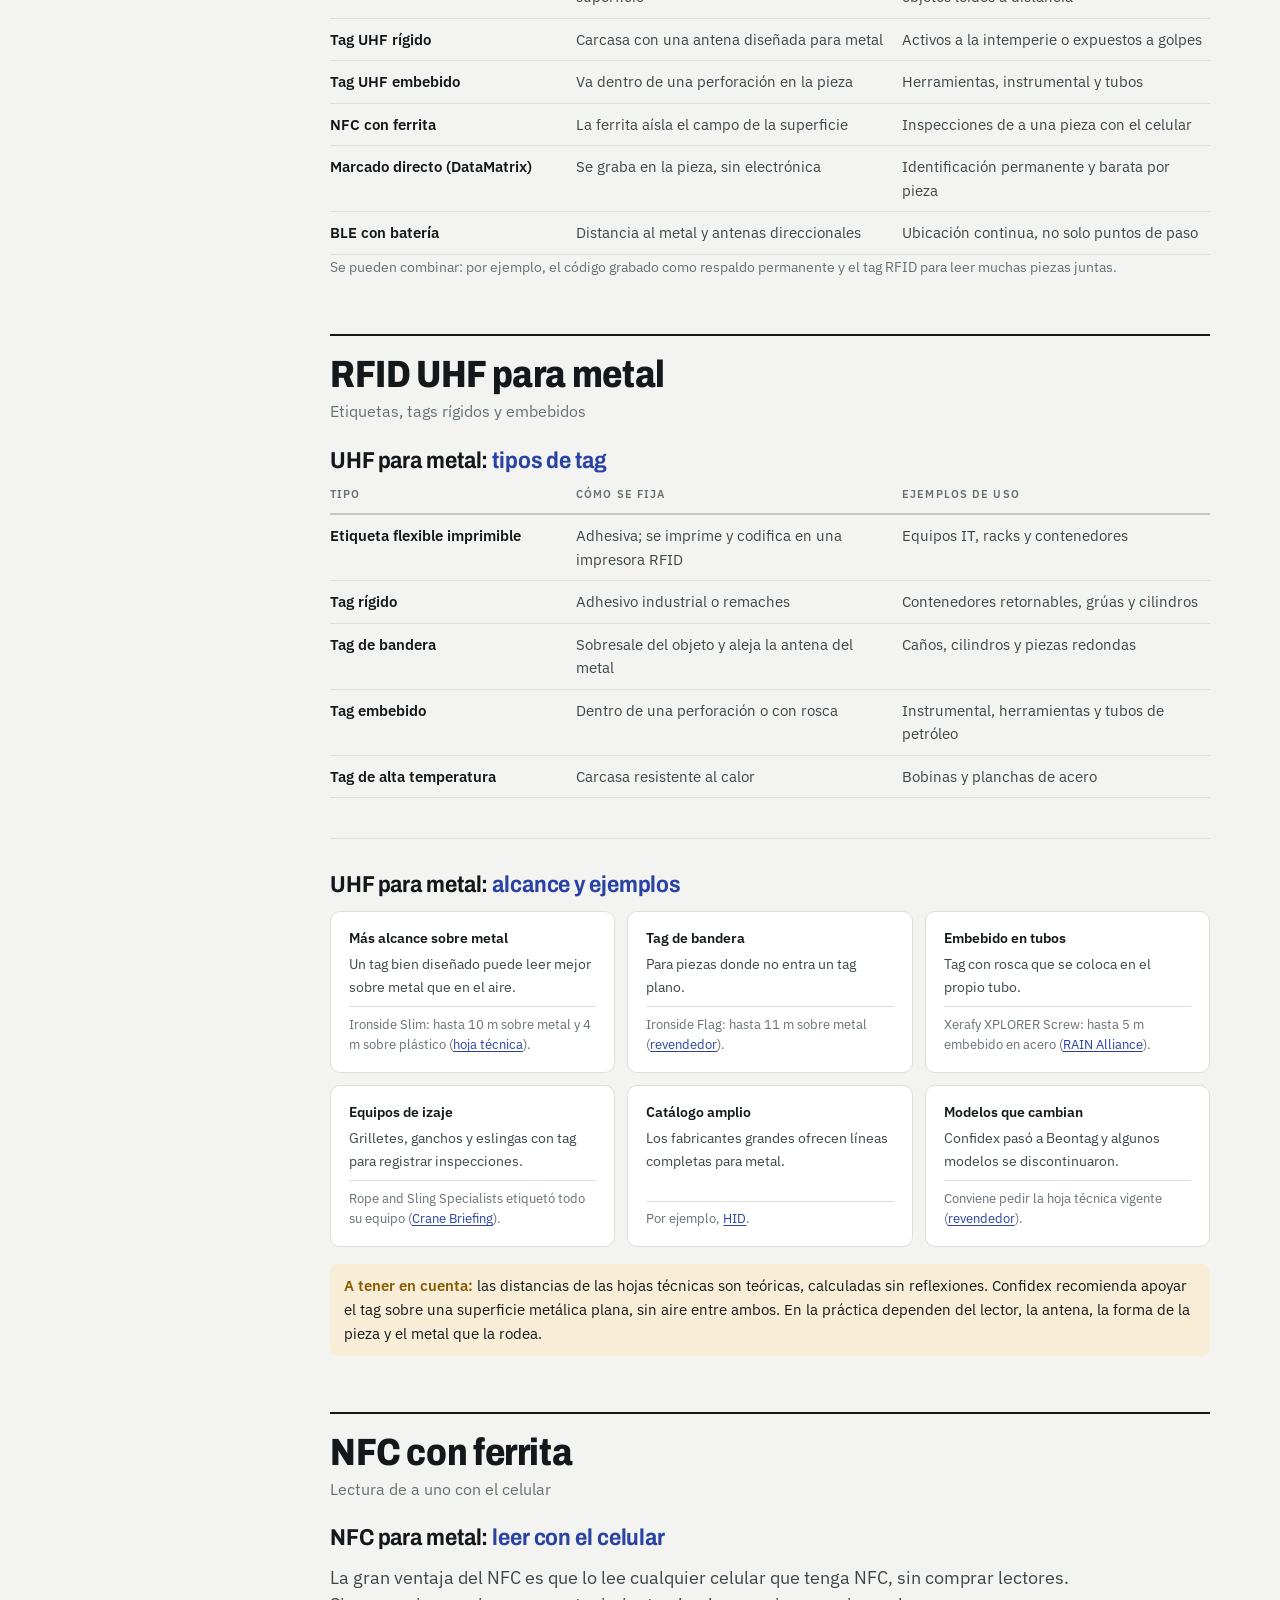
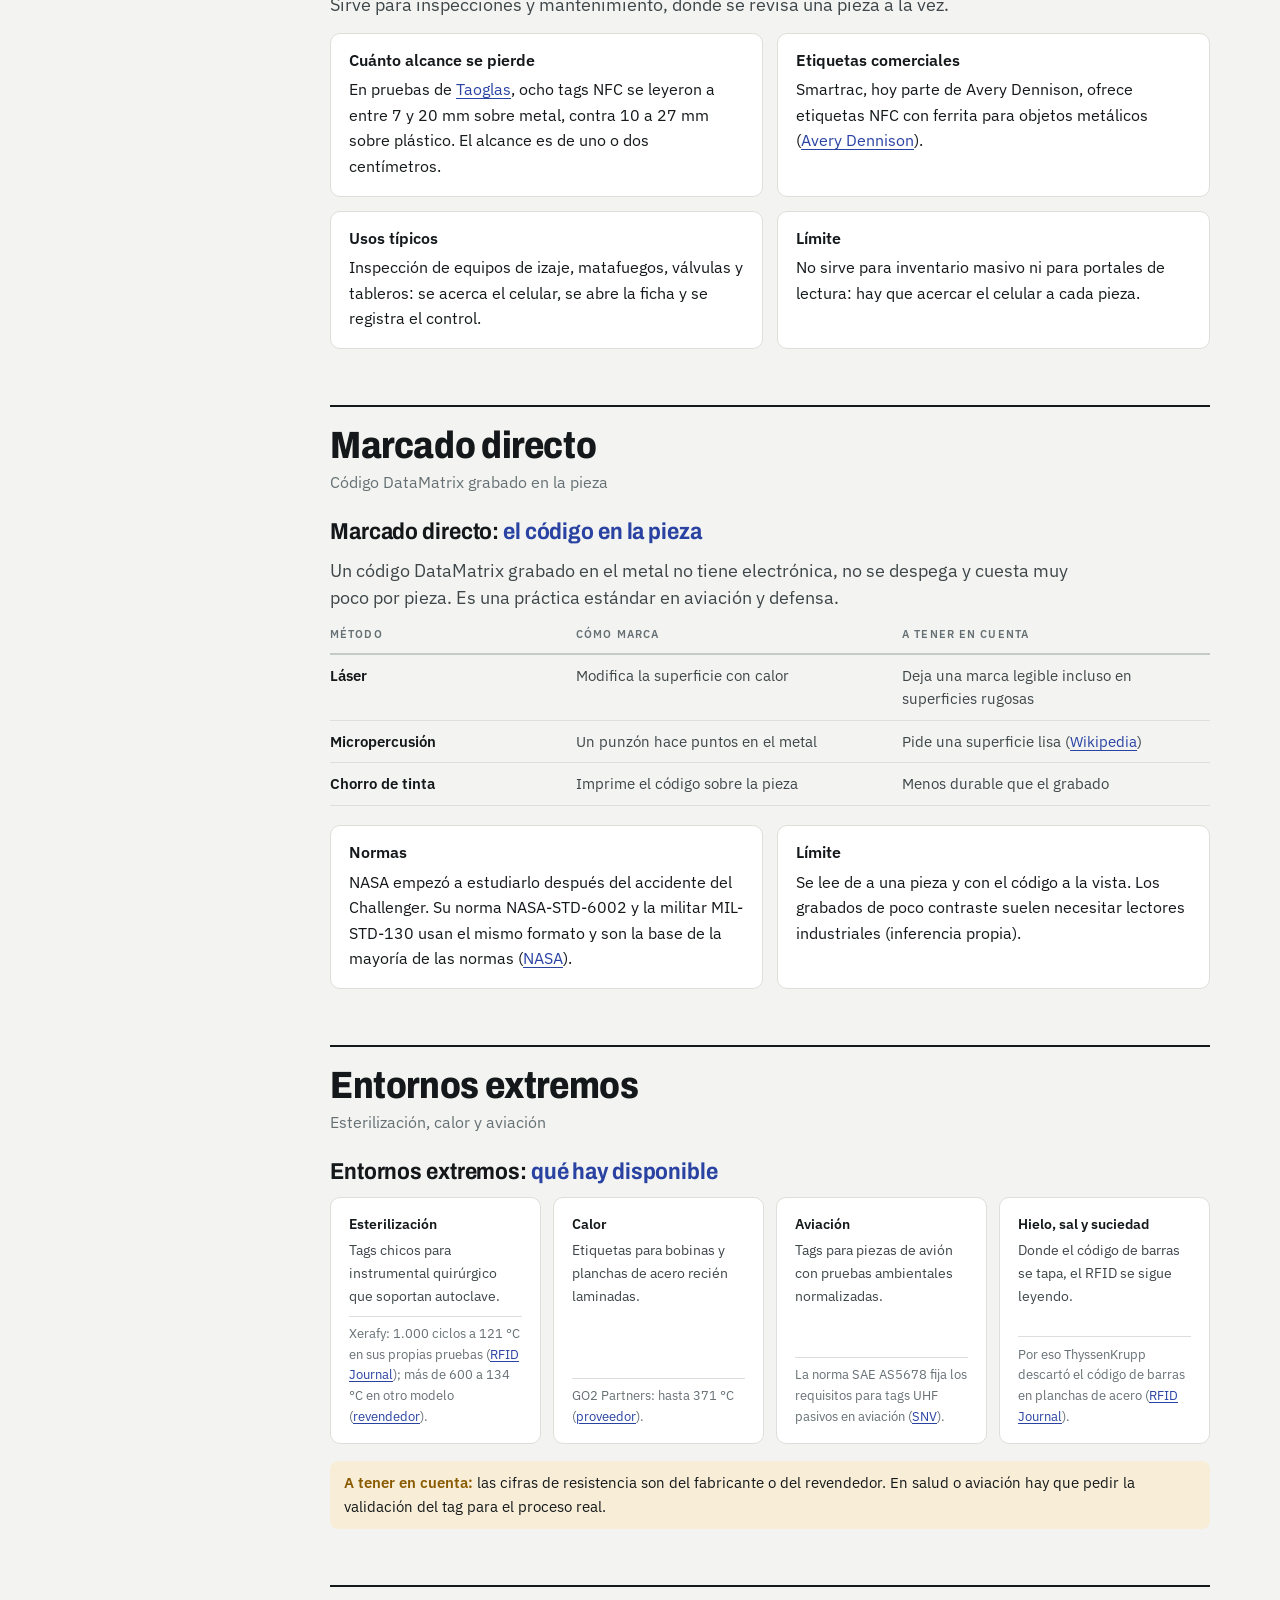
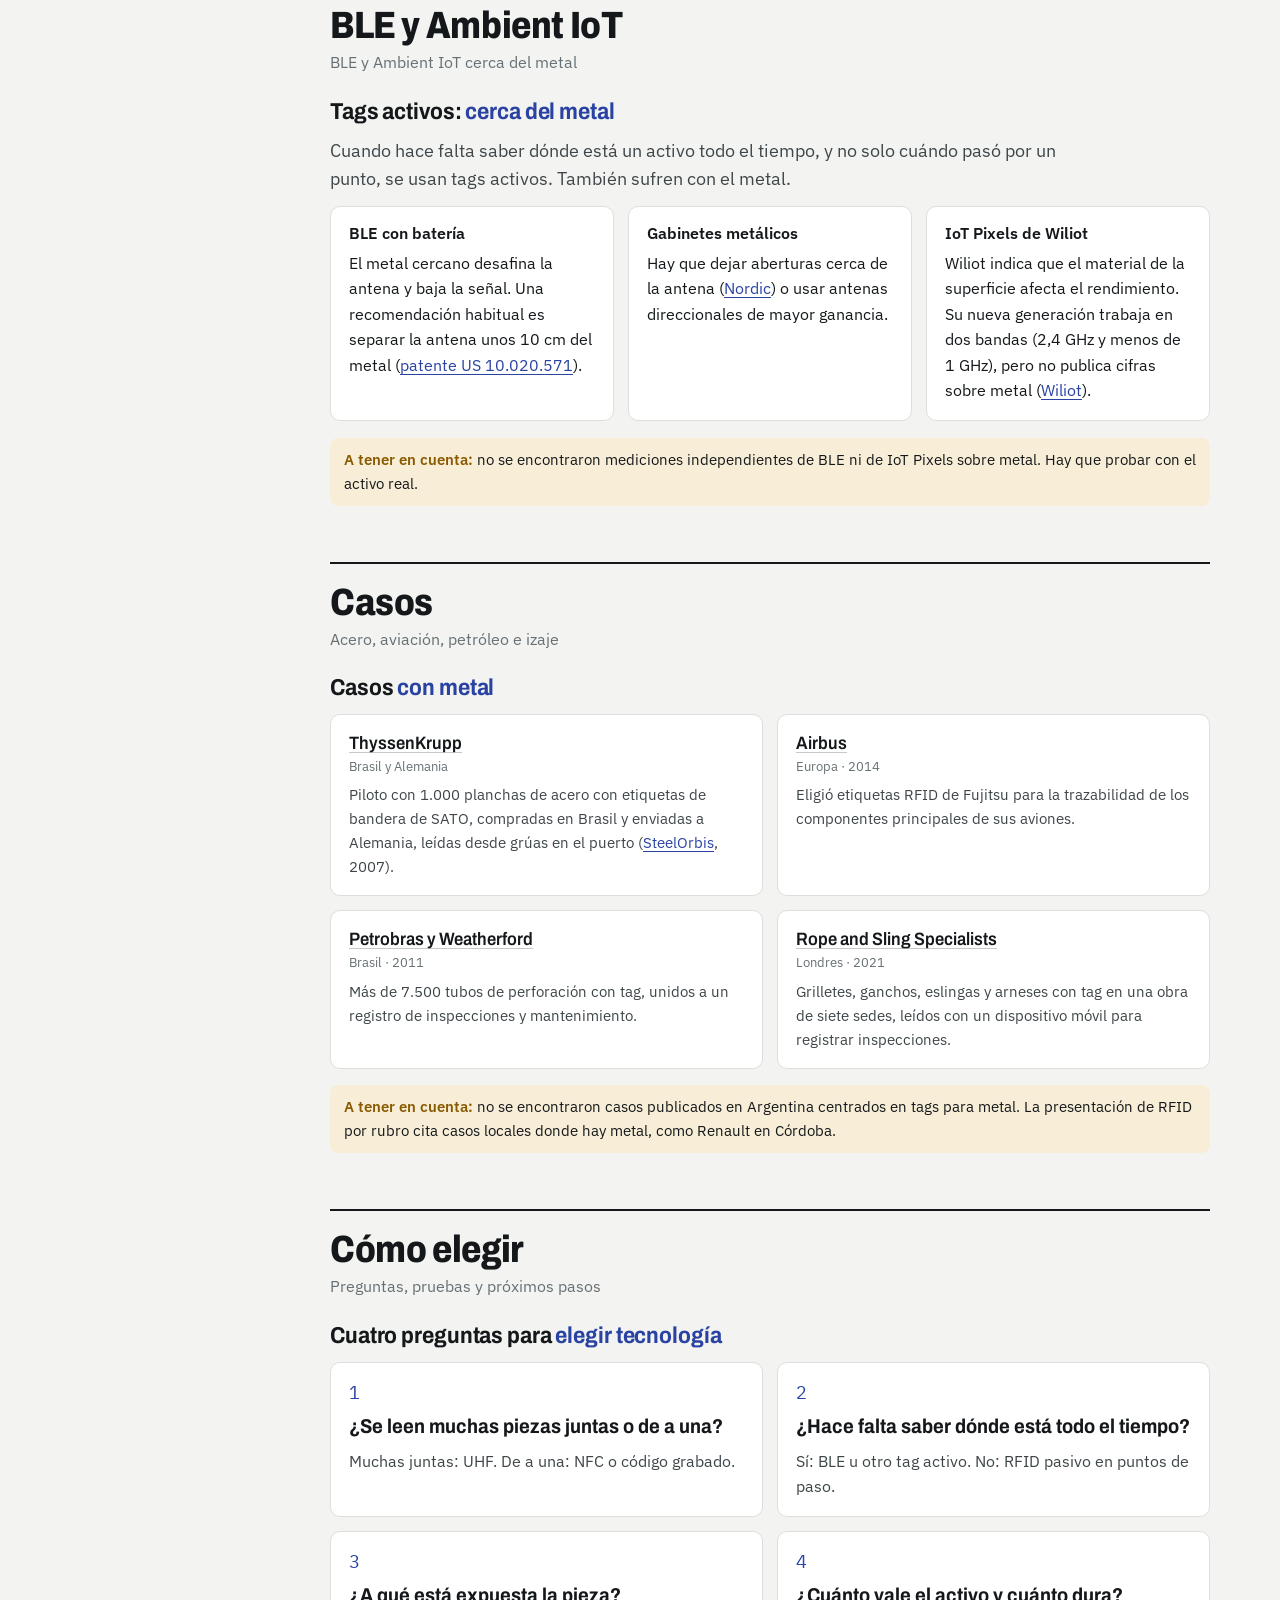
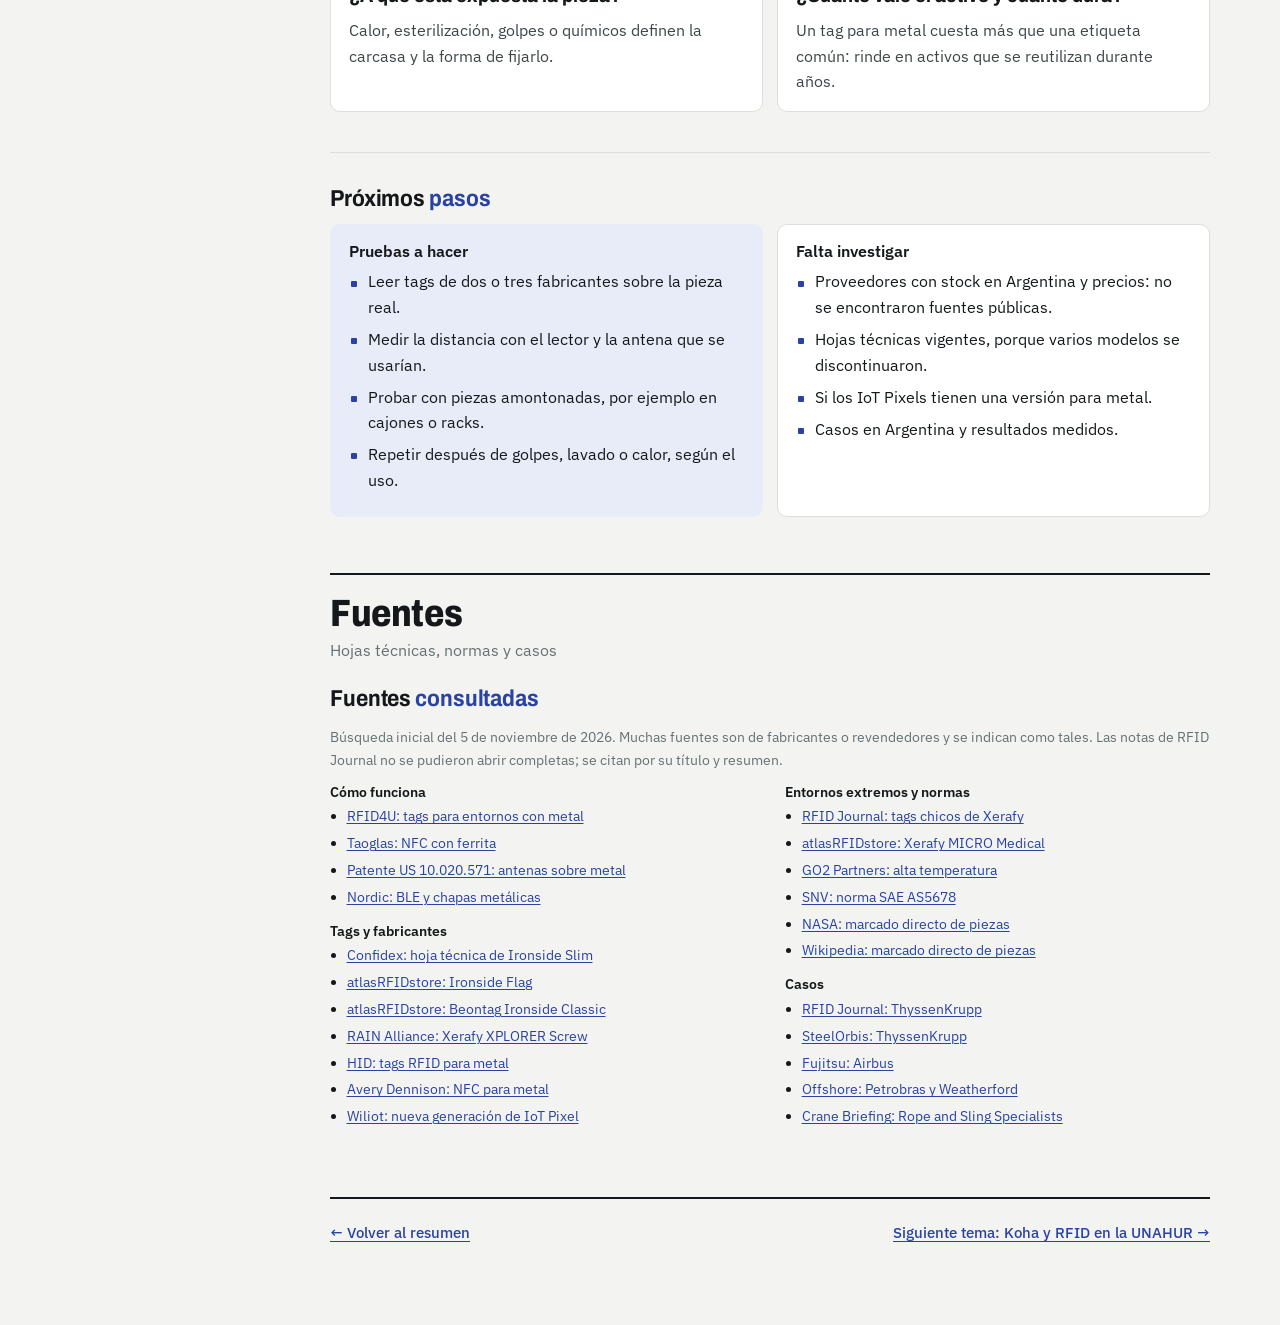
<file: metales.html>
<!doctype html>
<html lang="es">
<head>
<meta charset="utf-8">
<meta name="viewport" content="width=device-width, initial-scale=1, viewport-fit=cover">
<title>Trazabilidad sobre metal</title>
<meta name="description" content="Investigación exploratoria: tecnologías para identificar y seguir activos metálicos (RFID UHF y NFC para metal, marcado directo, BLE), con alcances, casos y próximos pasos.">
<meta name="theme-color" content="#f3f4f1">
<link rel="preconnect" href="https://fonts.googleapis.com">
<link rel="preconnect" href="https://fonts.gstatic.com" crossorigin>
<link href="https://fonts.googleapis.com/css2?family=Archivo:wdth,wght@75..100,500..800&family=IBM+Plex+Mono:wght@400;500&family=IBM+Plex+Sans:ital,wght@0,400;0,500;0,600;1,400&display=swap" rel="stylesheet">
<link rel="stylesheet" href="assets/deck.css">
</head>
<body>

<svg width="0" height="0" style="position:absolute" aria-hidden="true">
  <symbol id="i-zap" viewBox="0 0 24 24"><path d="M13 2 3 14h9l-1 8 10-12h-9l1-8z"/></symbol>
  <symbol id="i-chip" viewBox="0 0 24 24"><rect x="5" y="5" width="14" height="14" rx="2"/><rect x="9" y="9" width="6" height="6"/><path d="M9 1v4M15 1v4M9 19v4M15 19v4M1 9h4M1 15h4M19 9h4M19 15h4"/></symbol>
  <symbol id="i-bt" viewBox="0 0 24 24"><path d="m6.5 6.5 11 11L12 23V1l5.5 5.5-11 11"/></symbol>
  <symbol id="i-gw" viewBox="0 0 24 24"><rect x="2" y="14" width="20" height="7" rx="2"/><path d="M6 17.5h.01M10 17.5h.01M12 14V9"/><path d="M8.5 7.5a5 5 0 0 1 7 0M6 5a8.5 8.5 0 0 1 12 0"/></symbol>
  <symbol id="i-cloud" viewBox="0 0 24 24"><path d="M18 10h-1.26A8 8 0 1 0 9 20h9a5 5 0 0 0 0-10z"/></symbol>
  <symbol id="i-temp" viewBox="0 0 24 24"><path d="M14 14.76V3.5a2.5 2.5 0 0 0-5 0v11.26a4.5 4.5 0 1 0 5 0z"/></symbol>
  <symbol id="i-fill" viewBox="0 0 24 24"><rect x="5" y="3" width="14" height="18" rx="2"/><path d="M5 12h14M5 16h14"/></symbol>
  <symbol id="i-move" viewBox="0 0 24 24"><path d="M22 12h-4l-3 9L9 3l-3 9H2"/></symbol>
  <symbol id="i-pin" viewBox="0 0 24 24"><path d="M21 10c0 7-9 13-9 13s-9-6-9-13a9 9 0 0 1 18 0z"/><circle cx="12" cy="10" r="3"/></symbol>
  <symbol id="i-drop" viewBox="0 0 24 24"><path d="M12 2.7 17.7 8.4a8 8 0 1 1-11.3 0z"/></symbol>
  <symbol id="i-near" viewBox="0 0 24 24"><circle cx="12" cy="12" r="2"/><path d="M16.2 7.8a6 6 0 0 1 0 8.5M7.8 16.2a6 6 0 0 1 0-8.5M19.1 4.9a10 10 0 0 1 0 14.2M4.9 19.1a10 10 0 0 1 0-14.2"/></symbol>
  <symbol id="i-net" viewBox="0 0 24 24"><circle cx="12" cy="12" r="10"/><path d="M2 12h20M12 2a15 15 0 0 1 4 10 15 15 0 0 1-4 10 15 15 0 0 1-4-10 15 15 0 0 1 4-10z"/></symbol>
  <symbol id="i-phone" viewBox="0 0 24 24"><path d="M22 16.9v3a2 2 0 0 1-2.2 2 19.8 19.8 0 0 1-8.6-3.1 19.5 19.5 0 0 1-6-6A19.8 19.8 0 0 1 2.1 4.2 2 2 0 0 1 4.1 2h3a2 2 0 0 1 2 1.7c.1.9.4 1.8.7 2.7a2 2 0 0 1-.5 2.1L8 9.8a16 16 0 0 0 6 6l1.3-1.3a2 2 0 0 1 2.1-.4c.9.3 1.8.6 2.7.7a2 2 0 0 1 1.7 2z"/></symbol>
  <symbol id="i-mail" viewBox="0 0 24 24"><rect x="2" y="4" width="20" height="16" rx="2"/><path d="m22 6-10 7L2 6"/></symbol>
  <symbol id="i-left" viewBox="0 0 24 24"><path d="m15 18-6-6 6-6"/></symbol>
  <symbol id="i-right" viewBox="0 0 24 24"><path d="m9 18 6-6-6-6"/></symbol>
  <symbol id="i-ov" viewBox="0 0 24 24"><circle cx="12" cy="12" r="3"/><circle cx="4.5" cy="6" r="1.6"/><circle cx="19.5" cy="6" r="1.6"/><circle cx="4.5" cy="18" r="1.6"/><circle cx="19.5" cy="18" r="1.6"/></symbol>
  <symbol id="i-alert" viewBox="0 0 24 24"><path d="M10.3 3.9 1.8 18a2 2 0 0 0 1.7 3h17a2 2 0 0 0 1.7-3L13.7 3.9a2 2 0 0 0-3.4 0z"/><path d="M12 9v4M12 17h.01"/></symbol>
  <symbol id="i-fs" viewBox="0 0 24 24"><path d="M8 3H5a2 2 0 0 0-2 2v3M21 8V5a2 2 0 0 0-2-2h-3M3 16v3a2 2 0 0 0 2 2h3M16 21h3a2 2 0 0 0 2-2v-3"/></symbol>
  <symbol id="i-home" viewBox="0 0 24 24"><path d="M3 10.5 12 3l9 7.5V20a1 1 0 0 1-1 1h-5v-6h-6v6H4a1 1 0 0 1-1-1z"/></symbol>
  <symbol id="i-x" viewBox="0 0 24 24"><path d="M18 6 6 18M6 6l12 12"/></symbol>
  <symbol id="i-play" viewBox="0 0 24 24"><rect x="2" y="4" width="20" height="13" rx="2"/><path d="M8 21h8M12 17v4"/></symbol>
  <symbol id="i-list" viewBox="0 0 24 24"><path d="M8 6h13M8 12h13M8 18h13M3 6h.01M3 12h.01M3 18h.01"/></symbol>
</svg>

<header class="topbar">
  <a class="tb-back" href="index.html" title="Volver al resumen"><svg class="ico"><use href="#i-left"/></svg><span>Resumen</span></a>
  <p class="tb-title"><b>Trazabilidad sobre metal</b><span id="tbSec"></span></p>
  <button class="tb-btn" id="tocBtn" type="button" aria-controls="toc" aria-expanded="false"><svg class="ico"><use href="#i-list"/></svg>Índice</button>
  <button class="tb-btn primary" id="presentBtn" type="button" title="Presentar (P)"><svg class="ico"><use href="#i-play"/></svg>Presentar</button>
</header>
<div class="progress"><i></i></div>
<div class="layout">
<nav class="toc" id="toc" aria-label="Índice">
  <p class="toc-h">En esta página</p>
  <ol>
    <li><a class="esc" href="#esencial"><span class="n">→</span>Lo esencial</a></li>
    <li><a href="#s1"><span class="n"></span>El problema del metal</a></li>
    <li><a href="#s2"><span class="n"></span>RFID UHF para metal</a></li>
    <li><a href="#s3"><span class="n"></span>NFC con ferrita</a></li>
    <li><a href="#s4"><span class="n"></span>Marcado directo</a></li>
    <li><a href="#s5"><span class="n"></span>Entornos extremos</a></li>
    <li><a href="#s6"><span class="n"></span>BLE y Ambient IoT</a></li>
    <li><a href="#s7"><span class="n"></span>Casos</a></li>
    <li><a href="#s8"><span class="n"></span>Cómo elegir</a></li>
    <li><a href="#s9"><span class="n"></span>Fuentes</a></li>
  </ol>
  <p class="toc-foot">Tecla <kbd>P</kbd> o botón Presentar para verlo en pantalla completa.</p>
</nav>
<main class="doc" id="doc">
<header class="hero" id="inicio" data-name="Inicio">
  <div>
    <span class="status exp">Exploratorio</span>
    <p class="eyebrow">Investigación · Noviembre 2026</p>
    <h1>Trazabilidad <span class="g">sobre metal</span></h1>
    <p class="ov-sub">Qué tecnologías permiten identificar y seguir activos metálicos, qué alcance tienen y qué falta probar. Investigación inicial.</p>
  </div>
</header>

<section class="exec" id="esencial" data-name="Lo esencial" aria-labelledby="esencial-t">
  <h2 class="exec-t" id="esencial-t">Lo esencial <small>Lectura de 1 min · detalle completo, 9 min</small></h2>
  <p class="verdict">Existe tecnología para identificar activos metálicos, pero casi todos los datos vienen de fabricantes: falta probarla sobre las piezas reales.</p>
  <dl class="figs">
    <div><dt>de lectura UHF sobre metal con un tag diseñado para eso, según la hoja técnica de Ironside Slim.</dt><dd>hasta 10 m</dd></div>
    <div><dt>de alcance con NFC y ferrita sobre metal, en pruebas de Taoglas. Se lee con cualquier celular.</dt><dd>1–2 cm</dd></div>
    <div><dt>casos publicados en Argentina centrados en tags para metal.</dt><dd>0</dd></div>
  </dl>
  <div class="exec-cols">
    <div><h3>Opciones</h3><ul><li>UHF para metal: muchas piezas leídas a distancia.</li><li>NFC con ferrita: inspección de a una pieza con el celular.</li><li>DataMatrix grabado: identificación permanente y barata.</li></ul></div>
    <div><h3>Riesgos</h3><ul><li>Las distancias de las hojas técnicas son teóricas.</li><li>Modelos discontinuados: Confidex pasó a Beontag.</li><li>No hay proveedores con stock y precio público en el país.</li></ul></div>
    <div class="next"><h3>Próximo paso sugerido</h3><p>Probar tags de 2 o 3 fabricantes sobre la pieza real, con el lector y la antena que se usarían.</p></div>
  </div>
  <p class="conf"><span class="cf p">Datos de fabricantes y hojas técnicas</span><span class="cf u">Sin pruebas propias todavía</span></p>
</section>


<!-- ===== El problema del metal ===== -->
<section class="sec" id="s1" data-name="El problema del metal">
<header class="sec-h"><h2>El problema del metal</h2><p>Por qué falla la lectura y qué opciones hay</p></header>
<article class="slide" data-sec="1"><div class="in">
  <p class="kicker">El problema del metal</p>
  <h2>Trabajar con metal: <em>qué cambia</em></h2>
  <p class="lead">Un tag común pegado sobre metal casi no se lee. El problema no es la tecnología sino el diseño del tag: hay tags pensados para metal, cada uno con su alcance y su costo.</p>
  <div class="grid" style="--cols:3">
    <div class="box"><h3>UHF, largo alcance</h3><p>El metal refleja la señal y desafina la antena. Se resuelve separando la antena de la superficie o diseñándola para que use el metal a su favor (<a href="https://rfid4ustore.com/rfid-blog/metal-environment-rfid-tags/">RFID4U</a>).</p></div>
    <div class="box"><h3>NFC y HF, corto alcance</h3><p>El campo magnético induce corrientes en el metal que lo debilitan. Se resuelve con una capa de ferrita entre el tag y la superficie (<a href="https://www.taoglas.com/datasheets/FXR.06.A.dg.pdf">Taoglas</a>).</p></div>
    <div class="box"><h3>BLE y otros activos</h3><p>El metal cercano desafina la antena y baja la señal. Se resuelve con distancia, carcasas no metálicas o antenas direccionales.</p></div>
  </div>
  <div class="note"><b>Estado:</b> investigación exploratoria. Los datos vienen sobre todo de fabricantes y hojas técnicas; falta hacer pruebas propias.</div>
</div></article>

<article class="slide" data-sec="1"><div class="in">
  <p class="kicker">El problema del metal</p>
  <h2>Mapa de <em>opciones</em></h2>
  <div class="tbl">
    <div class="row hd"><div>Tecnología</div><div>Cómo resuelve el metal</div><div>Cuándo conviene</div></div>
    <div class="row"><div>Etiqueta UHF flexible para metal</div><div data-l="Cómo resuelve el metal">Capa separadora entre la antena y la superficie</div><div data-l="Cuándo conviene">Equipos, racks y contenedores: muchos objetos leídos a distancia</div></div>
    <div class="row"><div>Tag UHF rígido</div><div data-l="Cómo resuelve el metal">Carcasa con una antena diseñada para metal</div><div data-l="Cuándo conviene">Activos a la intemperie o expuestos a golpes</div></div>
    <div class="row"><div>Tag UHF embebido</div><div data-l="Cómo resuelve el metal">Va dentro de una perforación en la pieza</div><div data-l="Cuándo conviene">Herramientas, instrumental y tubos</div></div>
    <div class="row"><div>NFC con ferrita</div><div data-l="Cómo resuelve el metal">La ferrita aísla el campo de la superficie</div><div data-l="Cuándo conviene">Inspecciones de a una pieza con el celular</div></div>
    <div class="row"><div>Marcado directo (DataMatrix)</div><div data-l="Cómo resuelve el metal">Se graba en la pieza, sin electrónica</div><div data-l="Cuándo conviene">Identificación permanente y barata por pieza</div></div>
    <div class="row"><div>BLE con batería</div><div data-l="Cómo resuelve el metal">Distancia al metal y antenas direccionales</div><div data-l="Cuándo conviene">Ubicación continua, no solo puntos de paso</div></div>
  </div>
  <p class="muted gap">Se pueden combinar: por ejemplo, el código grabado como respaldo permanente y el tag RFID para leer muchas piezas juntas.</p>
</div></article>

<!-- ===== RFID UHF para metal ===== -->
</section>

<section class="sec" id="s2" data-name="RFID UHF para metal">
<header class="sec-h"><h2>RFID UHF para metal</h2><p>Etiquetas, tags rígidos y embebidos</p></header>
<article class="slide" data-sec="2"><div class="in">
  <p class="kicker">RFID UHF para metal</p>
  <h2>UHF para metal: <em>tipos de tag</em></h2>
  <div class="tbl">
    <div class="row hd"><div>Tipo</div><div>Cómo se fija</div><div>Ejemplos de uso</div></div>
    <div class="row"><div>Etiqueta flexible imprimible</div><div data-l="Cómo se fija">Adhesiva; se imprime y codifica en una impresora RFID</div><div data-l="Ejemplos de uso">Equipos IT, racks y contenedores</div></div>
    <div class="row"><div>Tag rígido</div><div data-l="Cómo se fija">Adhesivo industrial o remaches</div><div data-l="Ejemplos de uso">Contenedores retornables, grúas y cilindros</div></div>
    <div class="row"><div>Tag de bandera</div><div data-l="Cómo se fija">Sobresale del objeto y aleja la antena del metal</div><div data-l="Ejemplos de uso">Caños, cilindros y piezas redondas</div></div>
    <div class="row"><div>Tag embebido</div><div data-l="Cómo se fija">Dentro de una perforación o con rosca</div><div data-l="Ejemplos de uso">Instrumental, herramientas y tubos de petróleo</div></div>
    <div class="row"><div>Tag de alta temperatura</div><div data-l="Cómo se fija">Carcasa resistente al calor</div><div data-l="Ejemplos de uso">Bobinas y planchas de acero</div></div>
  </div>
</div></article>

<article class="slide" data-sec="2"><div class="in">
  <p class="kicker">RFID UHF para metal</p>
  <h2>UHF para metal: <em>alcance y ejemplos</em></h2>
  <div class="grid apps-grid" style="--cols:3">
    <div class="box app"><h3>Más alcance sobre metal</h3><p>Un tag bien diseñado puede leer mejor sobre metal que en el aire.</p><p class="dato">Ironside Slim: hasta 10 m sobre metal y 4 m sobre plástico (<a href="https://rfid4ustore.com/content/data_sheet/Ironside_Slim_UCODE_7xm_Datasheet.pdf">hoja técnica</a>).</p></div>
    <div class="box app"><h3>Tag de bandera</h3><p>Para piezas donde no entra un tag plano.</p><p class="dato">Ironside Flag: hasta 11 m sobre metal (<a href="https://atlasrfidstore.com/confidex-ironside-flag-rfid-tag">revendedor</a>).</p></div>
    <div class="box app"><h3>Embebido en tubos</h3><p>Tag con rosca que se coloca en el propio tubo.</p><p class="dato">Xerafy XPLORER Screw: hasta 5 m embebido en acero (<a href="https://therainalliance.org/xerafy-announces-xplorer-screw-availability-for-octg-and-tubular-lifecycle-tracking/">RAIN Alliance</a>).</p></div>
    <div class="box app"><h3>Equipos de izaje</h3><p>Grilletes, ganchos y eslingas con tag para registrar inspecciones.</p><p class="dato">Rope and Sling Specialists etiquetó todo su equipo (<a href="https://www.cranebriefing.com/news/rfid-tags-tracks-lifting-gear/8016895.article">Crane Briefing</a>).</p></div>
    <div class="box app"><h3>Catálogo amplio</h3><p>Los fabricantes grandes ofrecen líneas completas para metal.</p><p class="dato">Por ejemplo, <a href="https://www.hidglobal.com/es/solutions/metal-rfid-tags">HID</a>.</p></div>
    <div class="box app"><h3>Modelos que cambian</h3><p>Confidex pasó a Beontag y algunos modelos se discontinuaron.</p><p class="dato">Conviene pedir la hoja técnica vigente (<a href="https://www.atlasrfidstore.com/beontag-ironside-classic-rfid-tag-monza-r6-p">revendedor</a>).</p></div>
  </div>
  <div class="note"><b>A tener en cuenta:</b> las distancias de las hojas técnicas son teóricas, calculadas sin reflexiones. Confidex recomienda apoyar el tag sobre una superficie metálica plana, sin aire entre ambos. En la práctica dependen del lector, la antena, la forma de la pieza y el metal que la rodea.</div>
</div></article>

<!-- ===== NFC con ferrita ===== -->
</section>

<section class="sec" id="s3" data-name="NFC con ferrita">
<header class="sec-h"><h2>NFC con ferrita</h2><p>Lectura de a uno con el celular</p></header>
<article class="slide" data-sec="3"><div class="in">
  <p class="kicker">NFC con ferrita</p>
  <h2>NFC para metal: <em>leer con el celular</em></h2>
  <p class="lead">La gran ventaja del NFC es que lo lee cualquier celular que tenga NFC, sin comprar lectores. Sirve para inspecciones y mantenimiento, donde se revisa una pieza a la vez.</p>
  <div class="grid">
    <div class="box"><h3>Cuánto alcance se pierde</h3><p>En pruebas de <a href="https://www.taoglas.com/datasheets/FXR.06.A.dg.pdf">Taoglas</a>, ocho tags NFC se leyeron a entre 7 y 20 mm sobre metal, contra 10 a 27 mm sobre plástico. El alcance es de uno o dos centímetros.</p></div>
    <div class="box"><h3>Etiquetas comerciales</h3><p>Smartrac, hoy parte de Avery Dennison, ofrece etiquetas NFC con ferrita para objetos metálicos (<a href="https://rfid.averydennison.com/en/home/news-insights/press-releases/smartrac-launches-block-on-metal-nfc-tags-with-excellent-performance-on-metallic-objects.html">Avery Dennison</a>).</p></div>
    <div class="box"><h3>Usos típicos</h3><p>Inspección de equipos de izaje, matafuegos, válvulas y tableros: se acerca el celular, se abre la ficha y se registra el control.</p></div>
    <div class="box"><h3>Límite</h3><p>No sirve para inventario masivo ni para portales de lectura: hay que acercar el celular a cada pieza.</p></div>
  </div>
</div></article>

<!-- ===== Marcado directo ===== -->
</section>

<section class="sec" id="s4" data-name="Marcado directo">
<header class="sec-h"><h2>Marcado directo</h2><p>Código DataMatrix grabado en la pieza</p></header>
<article class="slide" data-sec="4"><div class="in">
  <p class="kicker">Marcado directo</p>
  <h2>Marcado directo: <em>el código en la pieza</em></h2>
  <p class="lead">Un código DataMatrix grabado en el metal no tiene electrónica, no se despega y cuesta muy poco por pieza. Es una práctica estándar en aviación y defensa.</p>
  <div class="tbl">
    <div class="row hd"><div>Método</div><div>Cómo marca</div><div>A tener en cuenta</div></div>
    <div class="row"><div>Láser</div><div data-l="Cómo marca">Modifica la superficie con calor</div><div data-l="A tener en cuenta">Deja una marca legible incluso en superficies rugosas</div></div>
    <div class="row"><div>Micropercusión</div><div data-l="Cómo marca">Un punzón hace puntos en el metal</div><div data-l="A tener en cuenta">Pide una superficie lisa (<a href="https://Www.wikipedia.org/wiki/Direct_part_marking">Wikipedia</a>)</div></div>
    <div class="row"><div>Chorro de tinta</div><div data-l="Cómo marca">Imprime el código sobre la pieza</div><div data-l="A tener en cuenta">Menos durable que el grabado</div></div>
  </div>
  <div class="grid gap">
    <div class="box"><h3>Normas</h3><p>NASA empezó a estudiarlo después del accidente del Challenger. Su norma NASA-STD-6002 y la militar MIL-STD-130 usan el mismo formato y son la base de la mayoría de las normas (<a href="https://ntrs.nasa.gov/api/citations/20080023311/downloads/20080023311.pdf">NASA</a>).</p></div>
    <div class="box"><h3>Límite</h3><p>Se lee de a una pieza y con el código a la vista. Los grabados de poco contraste suelen necesitar lectores industriales (inferencia propia).</p></div>
  </div>
</div></article>

<!-- ===== Entornos extremos ===== -->
</section>

<section class="sec" id="s5" data-name="Entornos extremos">
<header class="sec-h"><h2>Entornos extremos</h2><p>Esterilización, calor y aviación</p></header>
<article class="slide" data-sec="5"><div class="in">
  <p class="kicker">Entornos extremos</p>
  <h2>Entornos extremos: <em>qué hay disponible</em></h2>
  <div class="grid apps-grid" style="--cols:4">
    <div class="box app"><h3>Esterilización</h3><p>Tags chicos para instrumental quirúrgico que soportan autoclave.</p><p class="dato">Xerafy: 1.000 ciclos a 121 °C en sus propias pruebas (<a href="https://www.rfidjournal.com/xerafy-releases-its-smallest-on-metal-rfid-tags">RFID Journal</a>); más de 600 a 134 °C en otro modelo (<a href="https://www.atlasrfidstore.com/xerafy-micro-medical-rfid-tag-nxp-ucode-9">revendedor</a>).</p></div>
    <div class="box app"><h3>Calor</h3><p>Etiquetas para bobinas y planchas de acero recién laminadas.</p><p class="dato">GO2 Partners: hasta 371 °C (<a href="https://www.go2partners.com/high-temp-tracking-solutions">proveedor</a>).</p></div>
    <div class="box app"><h3>Aviación</h3><p>Tags para piezas de avión con pruebas ambientales normalizadas.</p><p class="dato">La norma SAE AS5678 fija los requisitos para tags UHF pasivos en aviación (<a href="https://connect.snv.ch/en/sae-as5678">SNV</a>).</p></div>
    <div class="box app"><h3>Hielo, sal y suciedad</h3><p>Donde el código de barras se tapa, el RFID se sigue leyendo.</p><p class="dato">Por eso ThyssenKrupp descartó el código de barras en planchas de acero (<a href="https://www.rfidjournal.com/?p=79871">RFID Journal</a>).</p></div>
  </div>
  <div class="note"><b>A tener en cuenta:</b> las cifras de resistencia son del fabricante o del revendedor. En salud o aviación hay que pedir la validación del tag para el proceso real.</div>
</div></article>

<!-- ===== BLE y Ambient IoT ===== -->
</section>

<section class="sec" id="s6" data-name="BLE y Ambient IoT">
<header class="sec-h"><h2>BLE y Ambient IoT</h2><p>BLE y Ambient IoT cerca del metal</p></header>
<article class="slide" data-sec="6"><div class="in">
  <p class="kicker">BLE y Ambient IoT</p>
  <h2>Tags activos: <em>cerca del metal</em></h2>
  <p class="lead">Cuando hace falta saber dónde está un activo todo el tiempo, y no solo cuándo pasó por un punto, se usan tags activos. También sufren con el metal.</p>
  <div class="grid" style="--cols:3">
    <div class="box"><h3>BLE con batería</h3><p>El metal cercano desafina la antena y baja la señal. Una recomendación habitual es separar la antena unos 10 cm del metal (<a href="https://image-ppubs.uspto.gov/dirsearch-public/print/downloadPdf/10020571">patente US 10.020.571</a>).</p></div>
    <div class="box"><h3>Gabinetes metálicos</h3><p>Hay que dejar aberturas cerca de la antena (<a href="https://test-devzone.nordicsemi.com/f/nordic-q-a/85665/query-on-the-ble-signal-penetration-through-metal-sheet">Nordic</a>) o usar antenas direccionales de mayor ganancia.</p></div>
    <div class="box"><h3>IoT Pixels de Wiliot</h3><p>Wiliot indica que el material de la superficie afecta el rendimiento. Su nueva generación trabaja en dos bandas (2,4 GHz y menos de 1 GHz), pero no publica cifras sobre metal (<a href="https://www.wiliot.com/wiliot-unveils-next-generation-iot-pixel">Wiliot</a>).</p></div>
  </div>
  <div class="note"><b>A tener en cuenta:</b> no se encontraron mediciones independientes de BLE ni de IoT Pixels sobre metal. Hay que probar con el activo real.</div>
</div></article>

<!-- ===== Casos ===== -->
</section>

<section class="sec" id="s7" data-name="Casos">
<header class="sec-h"><h2>Casos</h2><p>Acero, aviación, petróleo e izaje</p></header>
<article class="slide" data-sec="7"><div class="in">
  <p class="kicker">Casos</p>
  <h2>Casos <em>con metal</em></h2>
  <div class="grid">
    <div class="box case"><h3><a href="https://www.rfidjournal.com/?p=79871">ThyssenKrupp</a></h3><span class="loc">Brasil y Alemania</span><p>Piloto con 1.000 planchas de acero con etiquetas de bandera de SATO, compradas en Brasil y enviadas a Alemania, leídas desde grúas en el puerto (<a href="https://www.steelorbis.com/steel-news/latest-news/thyssenkrupp-perfects-rfid-technology-for-tracking-slabs-400037.htm">SteelOrbis</a>, 2007).</p></div>
    <div class="box case"><h3><a href="https://www.globenewswire.com/news-release/2014/05/19/637586/25922/en/Fujitsu-Wins-RFID-Integrated-Label-Project-From-Airbus.html">Airbus</a></h3><span class="loc">Europa · 2014</span><p>Eligió etiquetas RFID de Fujitsu para la trazabilidad de los componentes principales de sus aviones.</p></div>
    <div class="box case"><h3><a href="https://www.offshore-mag.com/business-briefs/equipment-engineering/article/16755015/rfid-drill-pipe-heads-offshore">Petrobras y Weatherford</a></h3><span class="loc">Brasil · 2011</span><p>Más de 7.500 tubos de perforación con tag, unidos a un registro de inspecciones y mantenimiento.</p></div>
    <div class="box case"><h3><a href="https://www.cranebriefing.com/news/rfid-tags-tracks-lifting-gear/8016895.article">Rope and Sling Specialists</a></h3><span class="loc">Londres · 2021</span><p>Grilletes, ganchos, eslingas y arneses con tag en una obra de siete sedes, leídos con un dispositivo móvil para registrar inspecciones.</p></div>
  </div>
  <div class="note"><b>A tener en cuenta:</b> no se encontraron casos publicados en Argentina centrados en tags para metal. La presentación de RFID por rubro cita casos locales donde hay metal, como Renault en Córdoba.</div>
</div></article>

<!-- ===== Cómo elegir ===== -->
</section>

<section class="sec" id="s8" data-name="Cómo elegir">
<header class="sec-h"><h2>Cómo elegir</h2><p>Preguntas, pruebas y próximos pasos</p></header>
<article class="slide" data-sec="8"><div class="in">
  <p class="kicker">Cómo elegir</p>
  <h2>Cuatro preguntas para <em>elegir tecnología</em></h2>
  <div class="grid qs">
    <div class="box"><span class="qn">1</span><p class="q">¿Se leen muchas piezas juntas o de a una?</p><p>Muchas juntas: UHF. De a una: NFC o código grabado.</p></div>
    <div class="box"><span class="qn">2</span><p class="q">¿Hace falta saber dónde está todo el tiempo?</p><p>Sí: BLE u otro tag activo. No: RFID pasivo en puntos de paso.</p></div>
    <div class="box"><span class="qn">3</span><p class="q">¿A qué está expuesta la pieza?</p><p>Calor, esterilización, golpes o químicos definen la carcasa y la forma de fijarlo.</p></div>
    <div class="box"><span class="qn">4</span><p class="q">¿Cuánto vale el activo y cuánto dura?</p><p>Un tag para metal cuesta más que una etiqueta común: rinde en activos que se reutilizan durante años.</p></div>
  </div>
</div></article>

<article class="slide" data-sec="8"><div class="in">
  <p class="kicker">Cómo elegir</p>
  <h2>Próximos <em>pasos</em></h2>
  <div class="grid">
    <div class="box hl"><h3>Pruebas a hacer</h3><ul class="list">
      <li>Leer tags de dos o tres fabricantes sobre la pieza real.</li>
      <li>Medir la distancia con el lector y la antena que se usarían.</li>
      <li>Probar con piezas amontonadas, por ejemplo en cajones o racks.</li>
      <li>Repetir después de golpes, lavado o calor, según el uso.</li></ul></div>
    <div class="box"><h3>Falta investigar</h3><ul class="list">
      <li>Proveedores con stock en Argentina y precios: no se encontraron fuentes públicas.</li>
      <li>Hojas técnicas vigentes, porque varios modelos se discontinuaron.</li>
      <li>Si los IoT Pixels tienen una versión para metal.</li>
      <li>Casos en Argentina y resultados medidos.</li></ul></div>
  </div>
</div></article>

<!-- ===== Fuentes ===== -->
</section>

<section class="sec" id="s9" data-name="Fuentes">
<header class="sec-h"><h2>Fuentes</h2><p>Hojas técnicas, normas y casos</p></header>
<article class="slide" data-sec="9"><div class="in">
  <p class="kicker">Fuentes</p>
  <h2>Fuentes <em>consultadas</em></h2>
  <p class="muted">Búsqueda inicial del 5 de noviembre de 2026. Muchas fuentes son de fabricantes o revendedores y se indican como tales. Las notas de RFID Journal no se pudieron abrir completas; se citan por su título y resumen.</p>
  <div class="srcgroups">
    <section><h3>Cómo funciona</h3><ul>
      <li><a href="https://rfid4ustore.com/rfid-blog/metal-environment-rfid-tags/">RFID4U: tags para entornos con metal</a></li>
      <li><a href="https://www.taoglas.com/datasheets/FXR.06.A.dg.pdf">Taoglas: NFC con ferrita</a></li>
      <li><a href="https://image-ppubs.uspto.gov/dirsearch-public/print/downloadPdf/10020571">Patente US 10.020.571: antenas sobre metal</a></li>
      <li><a href="https://test-devzone.nordicsemi.com/f/nordic-q-a/85665/query-on-the-ble-signal-penetration-through-metal-sheet">Nordic: BLE y chapas metálicas</a></li></ul></section>
    <section><h3>Tags y fabricantes</h3><ul>
      <li><a href="https://rfid4ustore.com/content/data_sheet/Ironside_Slim_UCODE_7xm_Datasheet.pdf">Confidex: hoja técnica de Ironside Slim</a></li>
      <li><a href="https://atlasrfidstore.com/confidex-ironside-flag-rfid-tag">atlasRFIDstore: Ironside Flag</a></li>
      <li><a href="https://www.atlasrfidstore.com/beontag-ironside-classic-rfid-tag-monza-r6-p">atlasRFIDstore: Beontag Ironside Classic</a></li>
      <li><a href="https://therainalliance.org/xerafy-announces-xplorer-screw-availability-for-octg-and-tubular-lifecycle-tracking/">RAIN Alliance: Xerafy XPLORER Screw</a></li>
      <li><a href="https://www.hidglobal.com/es/solutions/metal-rfid-tags">HID: tags RFID para metal</a></li>
      <li><a href="https://rfid.averydennison.com/en/home/news-insights/press-releases/smartrac-launches-block-on-metal-nfc-tags-with-excellent-performance-on-metallic-objects.html">Avery Dennison: NFC para metal</a></li>
      <li><a href="https://www.wiliot.com/wiliot-unveils-next-generation-iot-pixel">Wiliot: nueva generación de IoT Pixel</a></li></ul></section>
    <section><h3>Entornos extremos y normas</h3><ul>
      <li><a href="https://www.rfidjournal.com/xerafy-releases-its-smallest-on-metal-rfid-tags">RFID Journal: tags chicos de Xerafy</a></li>
      <li><a href="https://www.atlasrfidstore.com/xerafy-micro-medical-rfid-tag-nxp-ucode-9">atlasRFIDstore: Xerafy MICRO Medical</a></li>
      <li><a href="https://www.go2partners.com/high-temp-tracking-solutions">GO2 Partners: alta temperatura</a></li>
      <li><a href="https://connect.snv.ch/en/sae-as5678">SNV: norma SAE AS5678</a></li>
      <li><a href="https://ntrs.nasa.gov/api/citations/20080023311/downloads/20080023311.pdf">NASA: marcado directo de piezas</a></li>
      <li><a href="https://Www.wikipedia.org/wiki/Direct_part_marking">Wikipedia: marcado directo de piezas</a></li></ul></section>
    <section><h3>Casos</h3><ul>
      <li><a href="https://www.rfidjournal.com/?p=79871">RFID Journal: ThyssenKrupp</a></li>
      <li><a href="https://www.steelorbis.com/steel-news/latest-news/thyssenkrupp-perfects-rfid-technology-for-tracking-slabs-400037.htm">SteelOrbis: ThyssenKrupp</a></li>
      <li><a href="https://www.globenewswire.com/news-release/2014/05/19/637586/25922/en/Fujitsu-Wins-RFID-Integrated-Label-Project-From-Airbus.html">Fujitsu: Airbus</a></li>
      <li><a href="https://www.offshore-mag.com/business-briefs/equipment-engineering/article/16755015/rfid-drill-pipe-heads-offshore">Offshore: Petrobras y Weatherford</a></li>
      <li><a href="https://www.cranebriefing.com/news/rfid-tags-tracks-lifting-gear/8016895.article">Crane Briefing: Rope and Sling Specialists</a></li></ul></section>
  </div>
</div></article>

</section>

<footer class="doc-end">
  <a href="index.html">← Volver al resumen</a>
  <a href="koha.html">Siguiente tema: Koha y RFID en la UNAHUR →</a>
</footer>
</main>
</div>

<script src="assets/deck.js"></script>
</body>
</html>
</file>
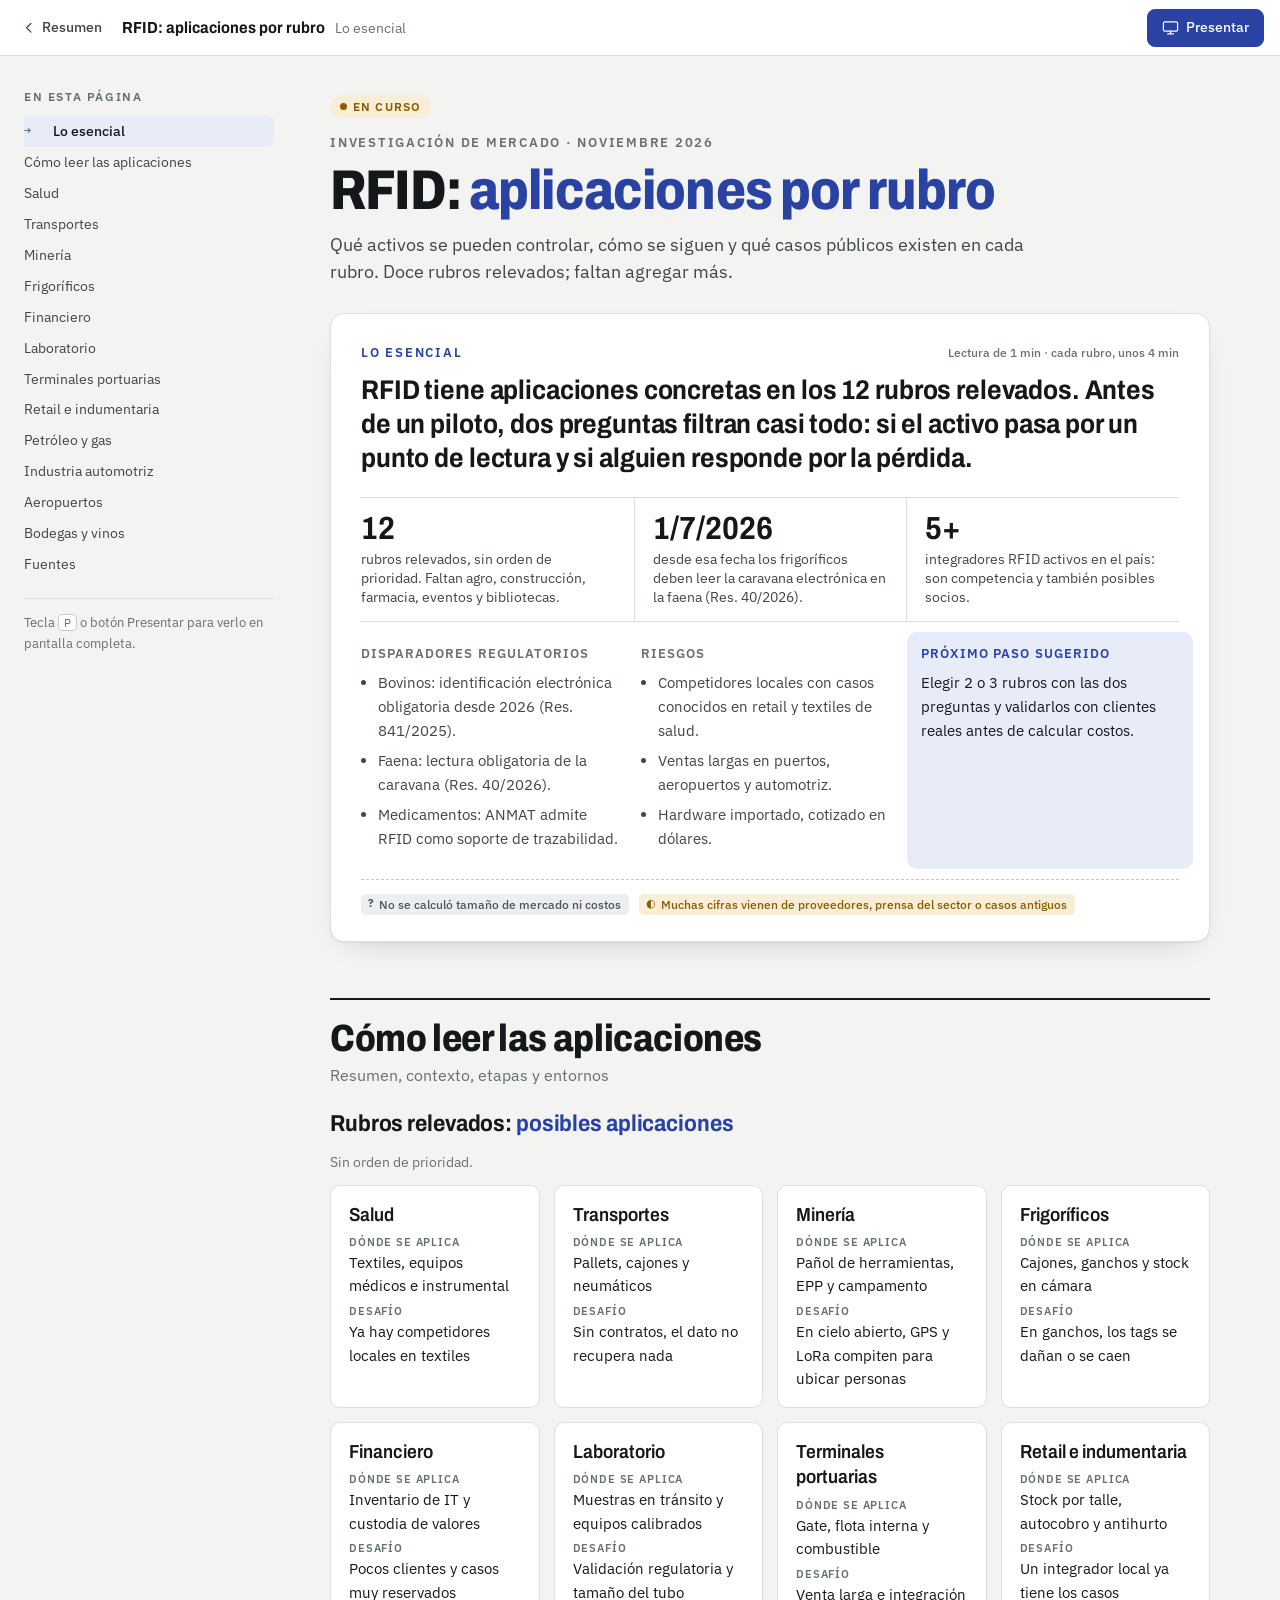
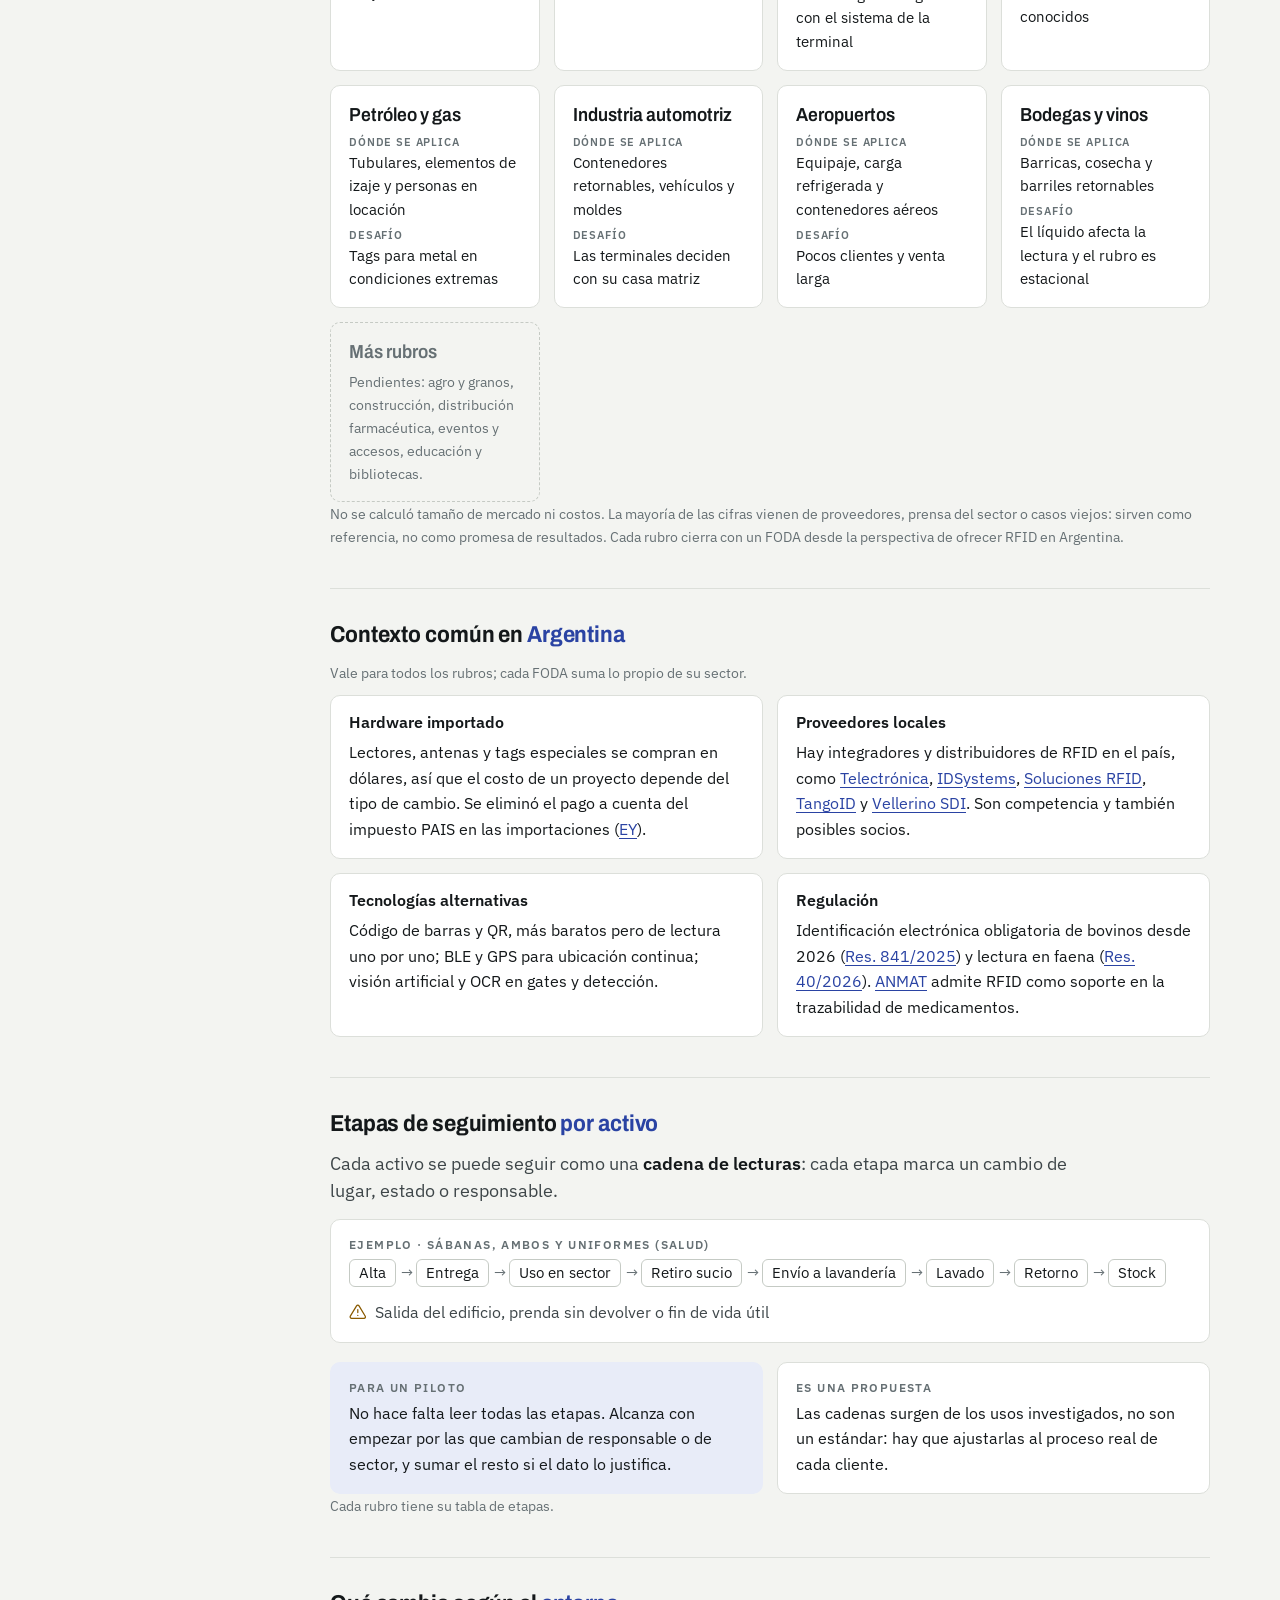
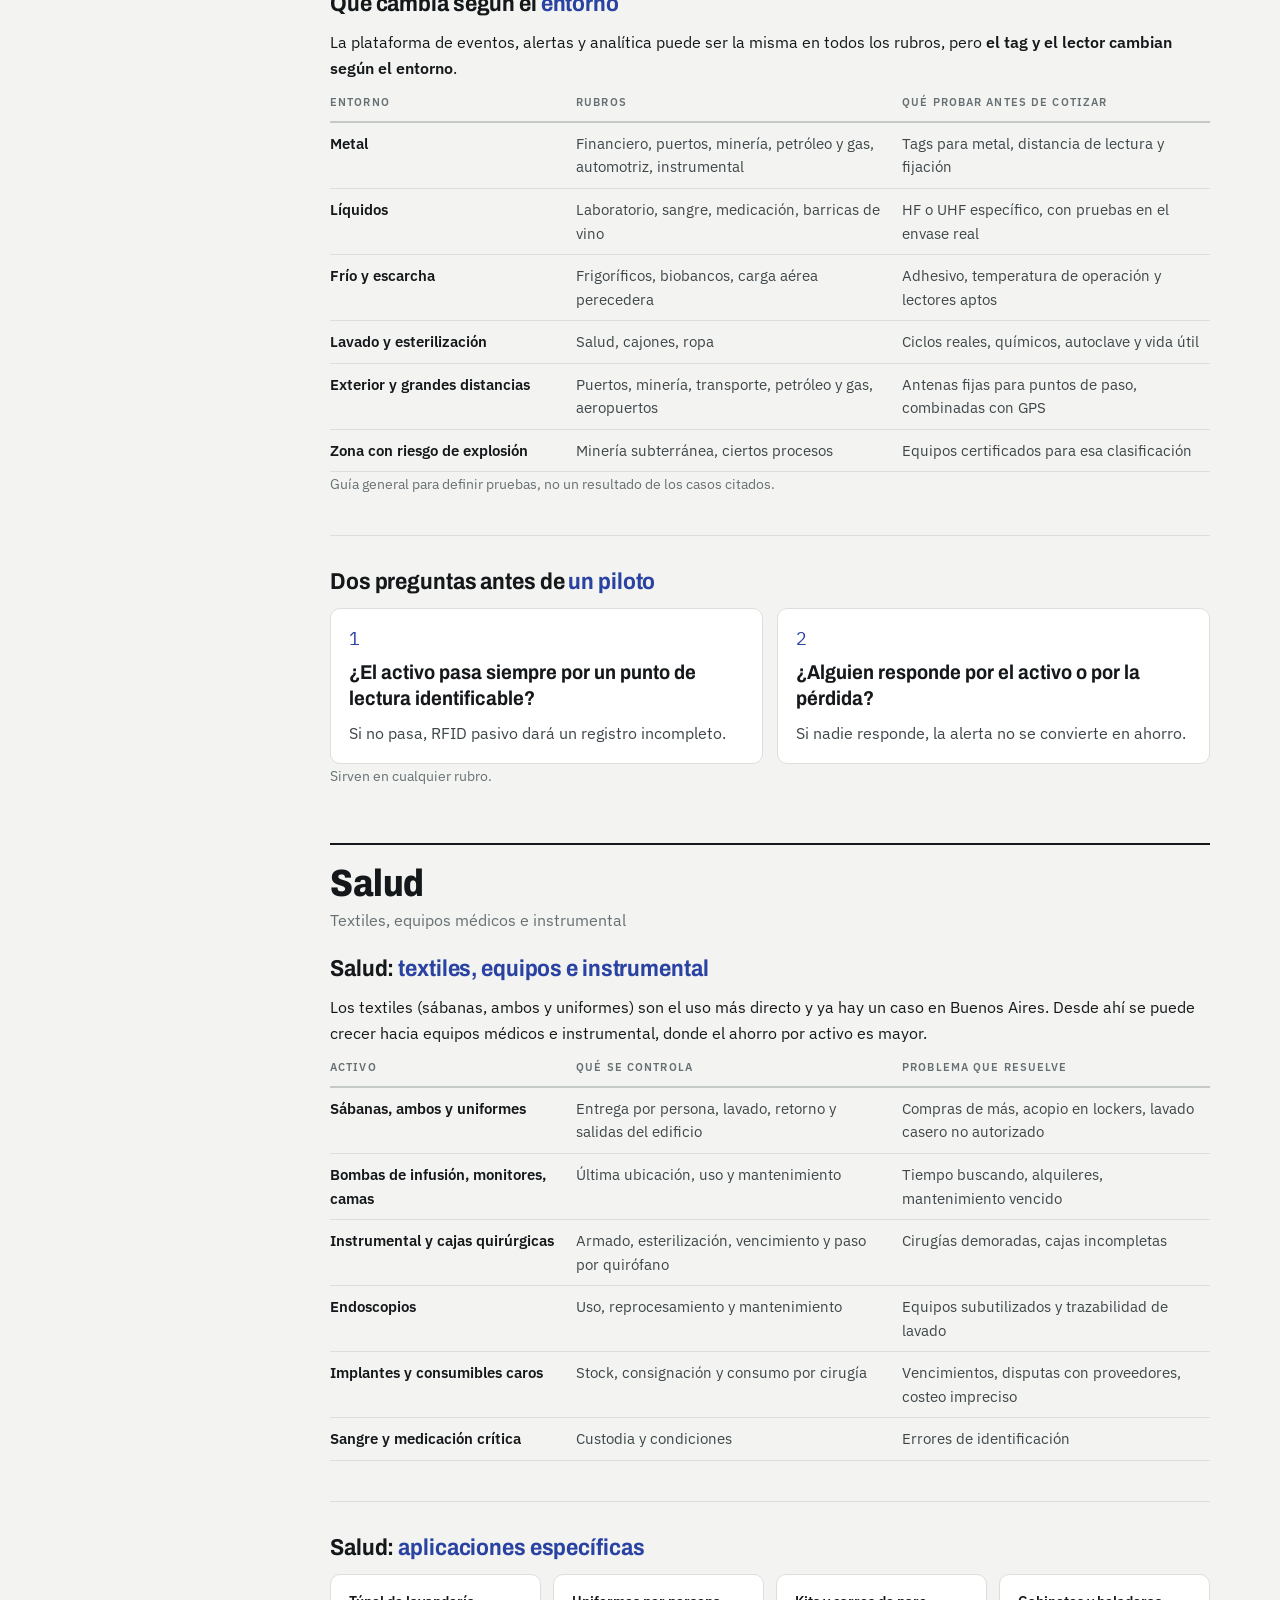
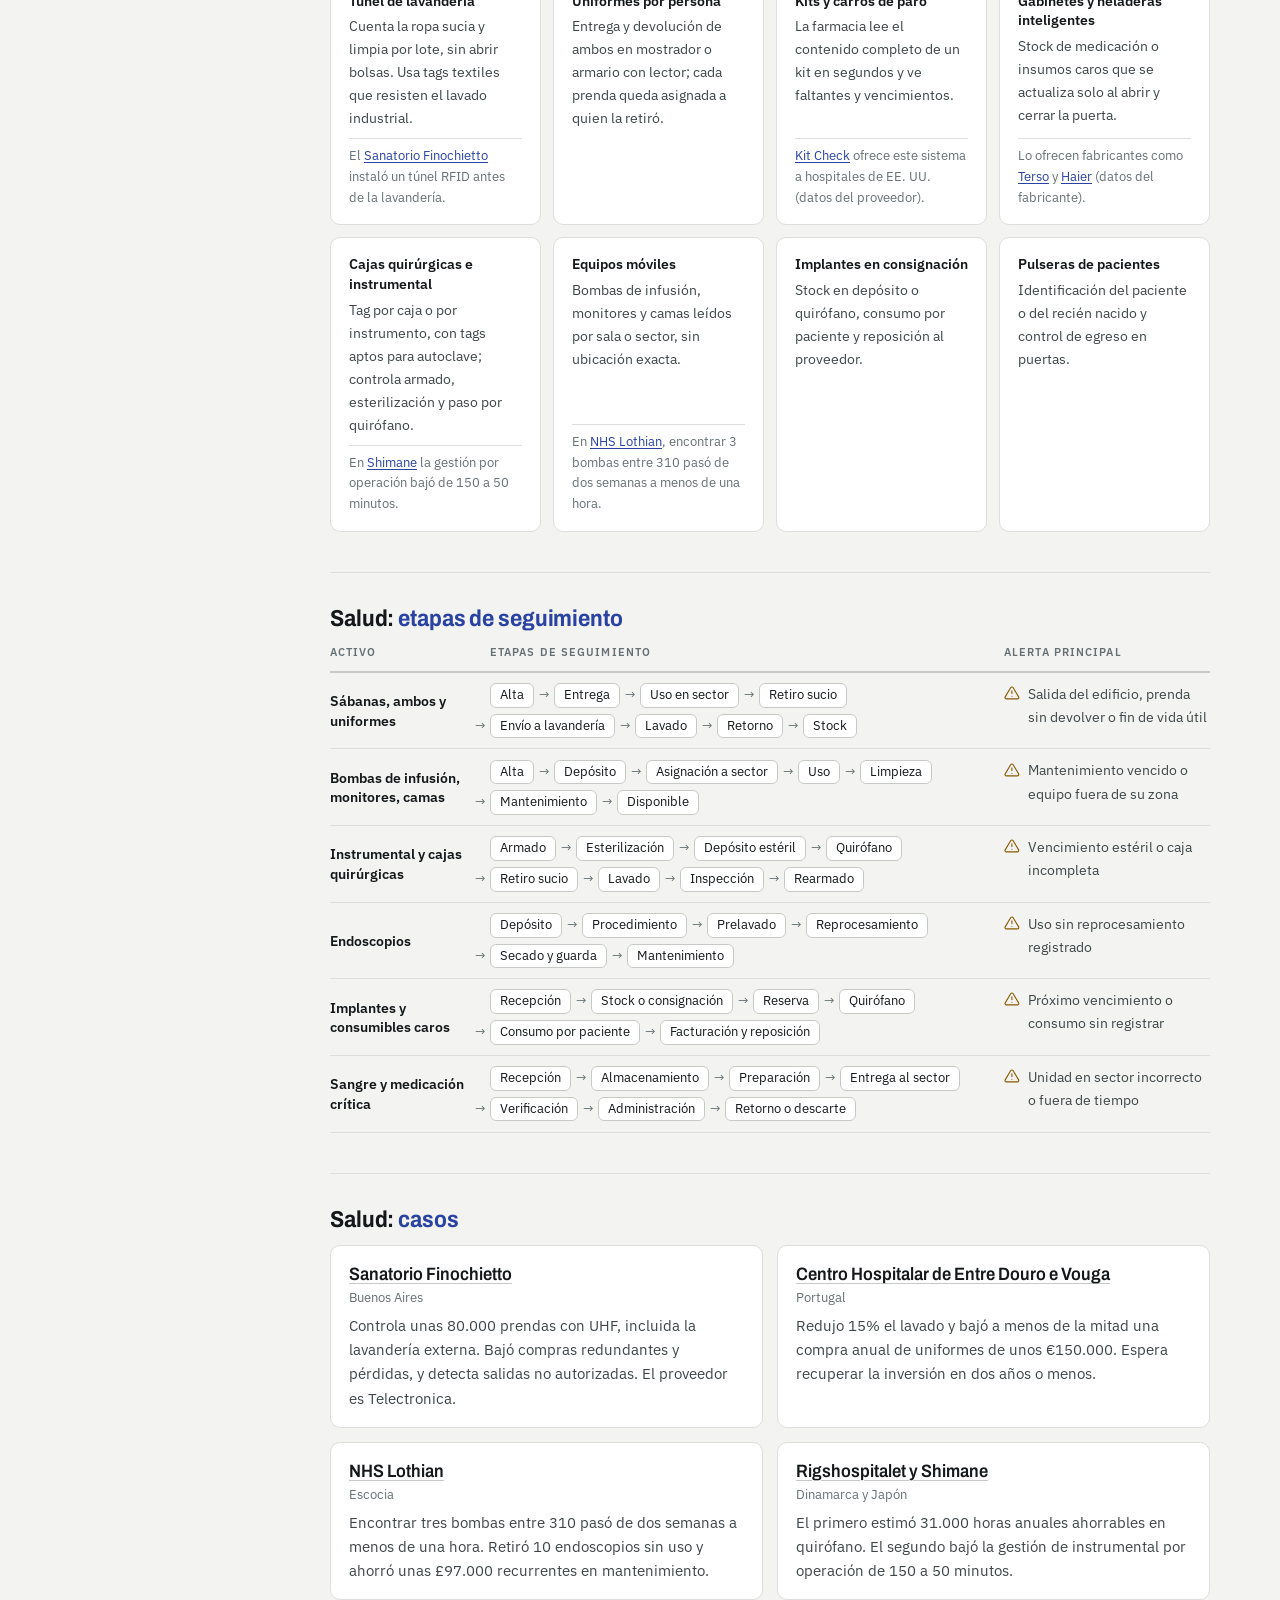
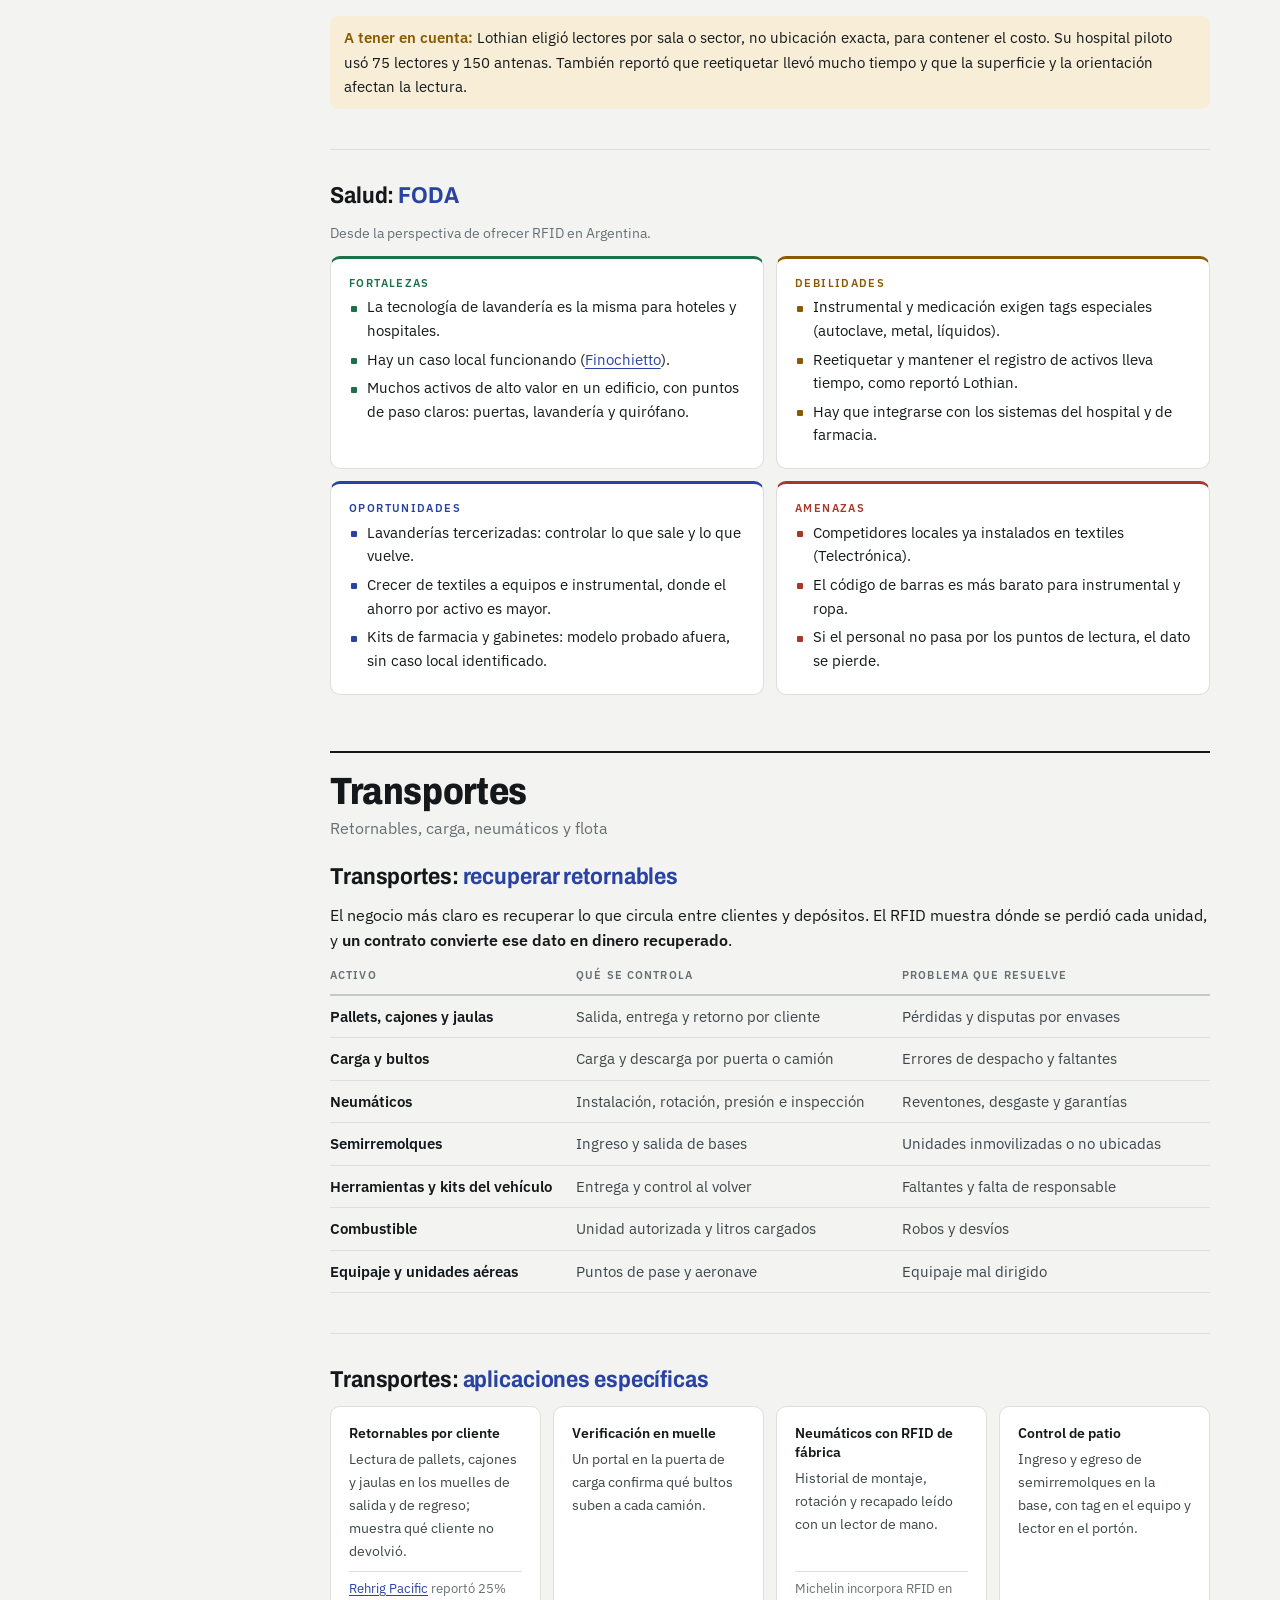
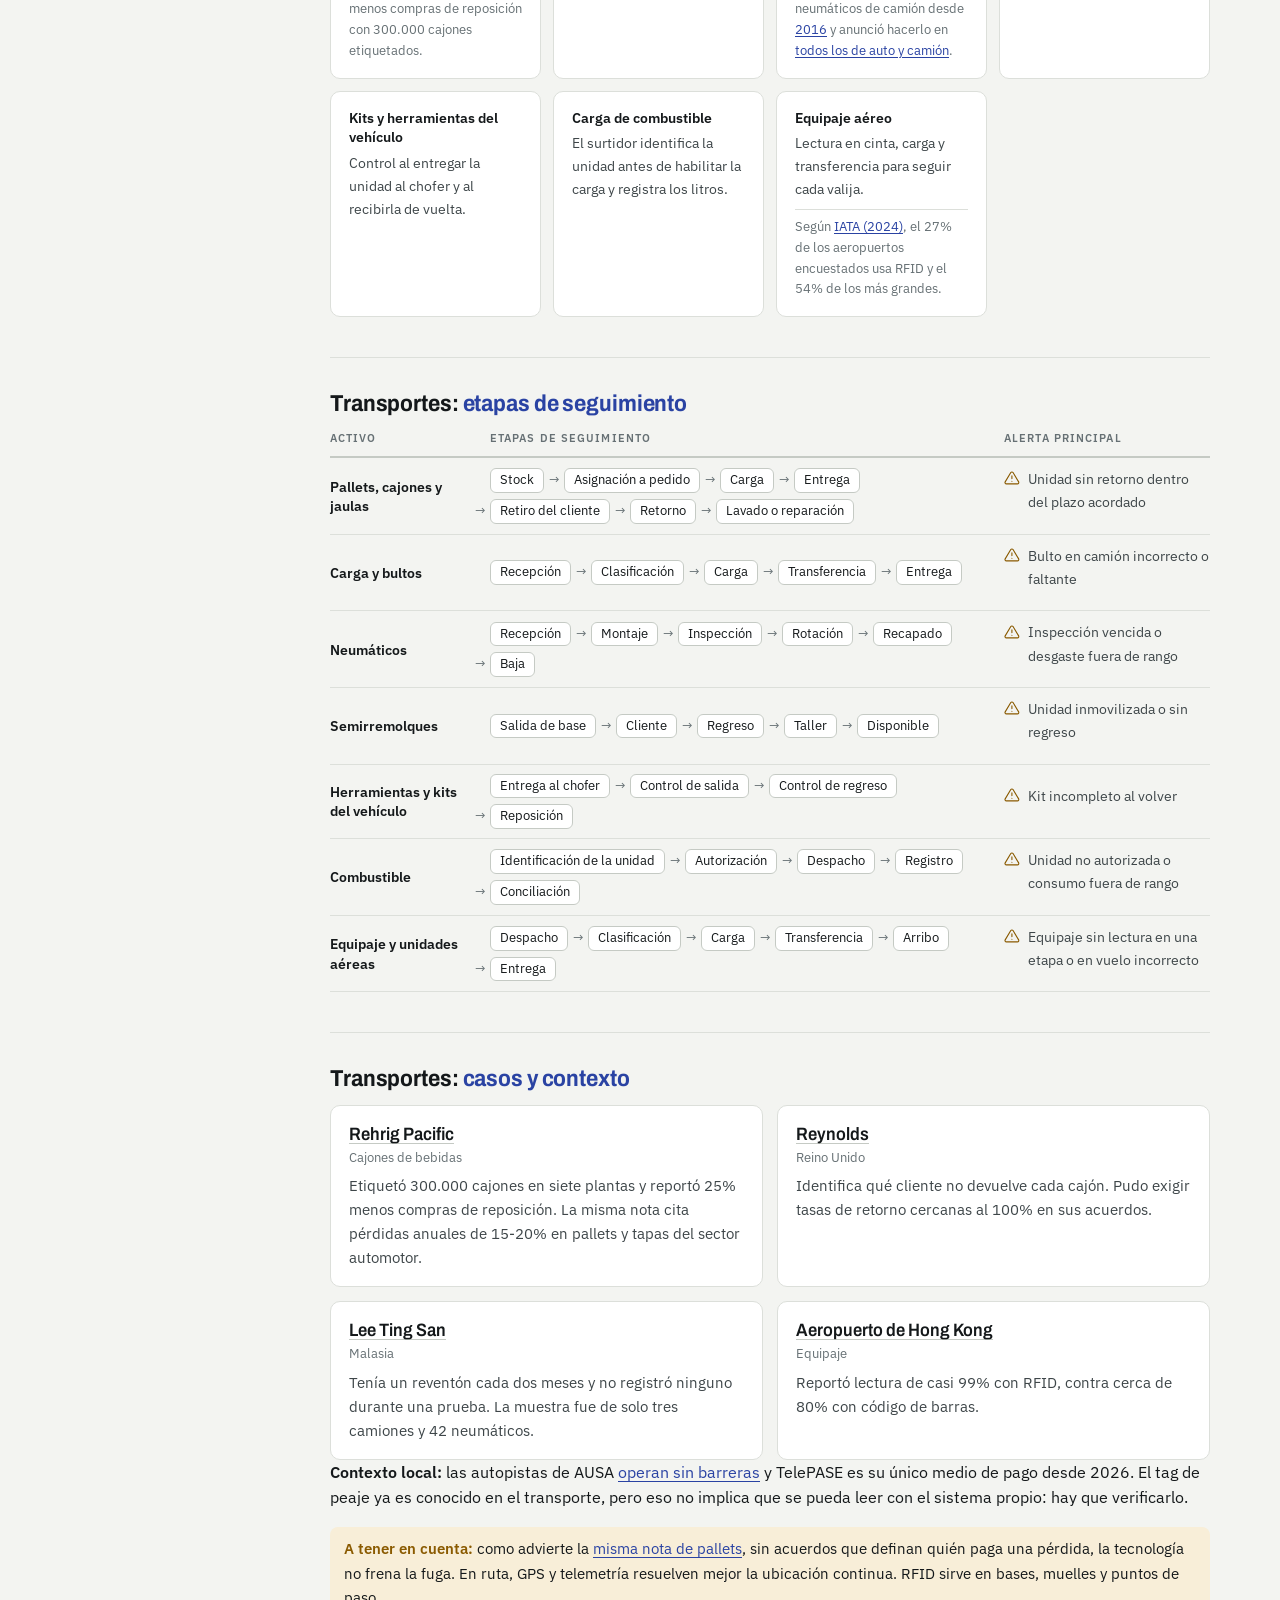
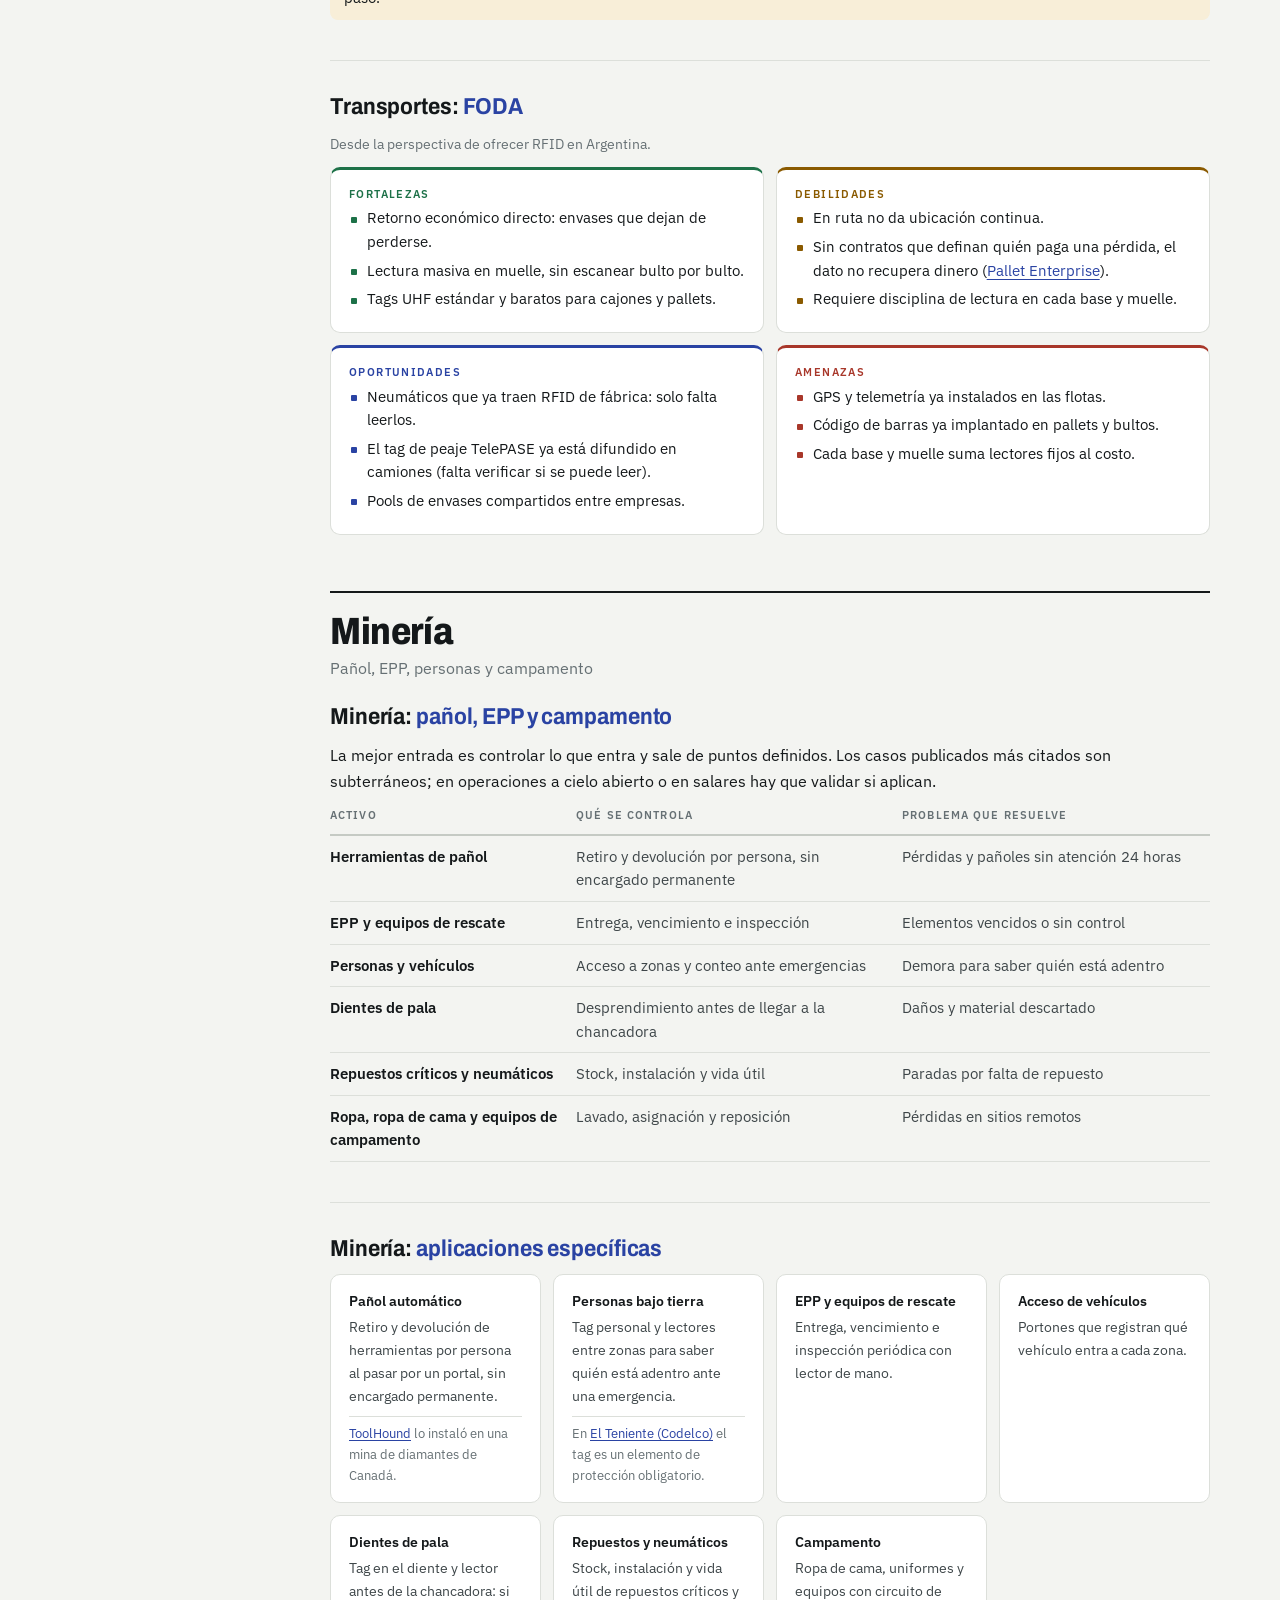
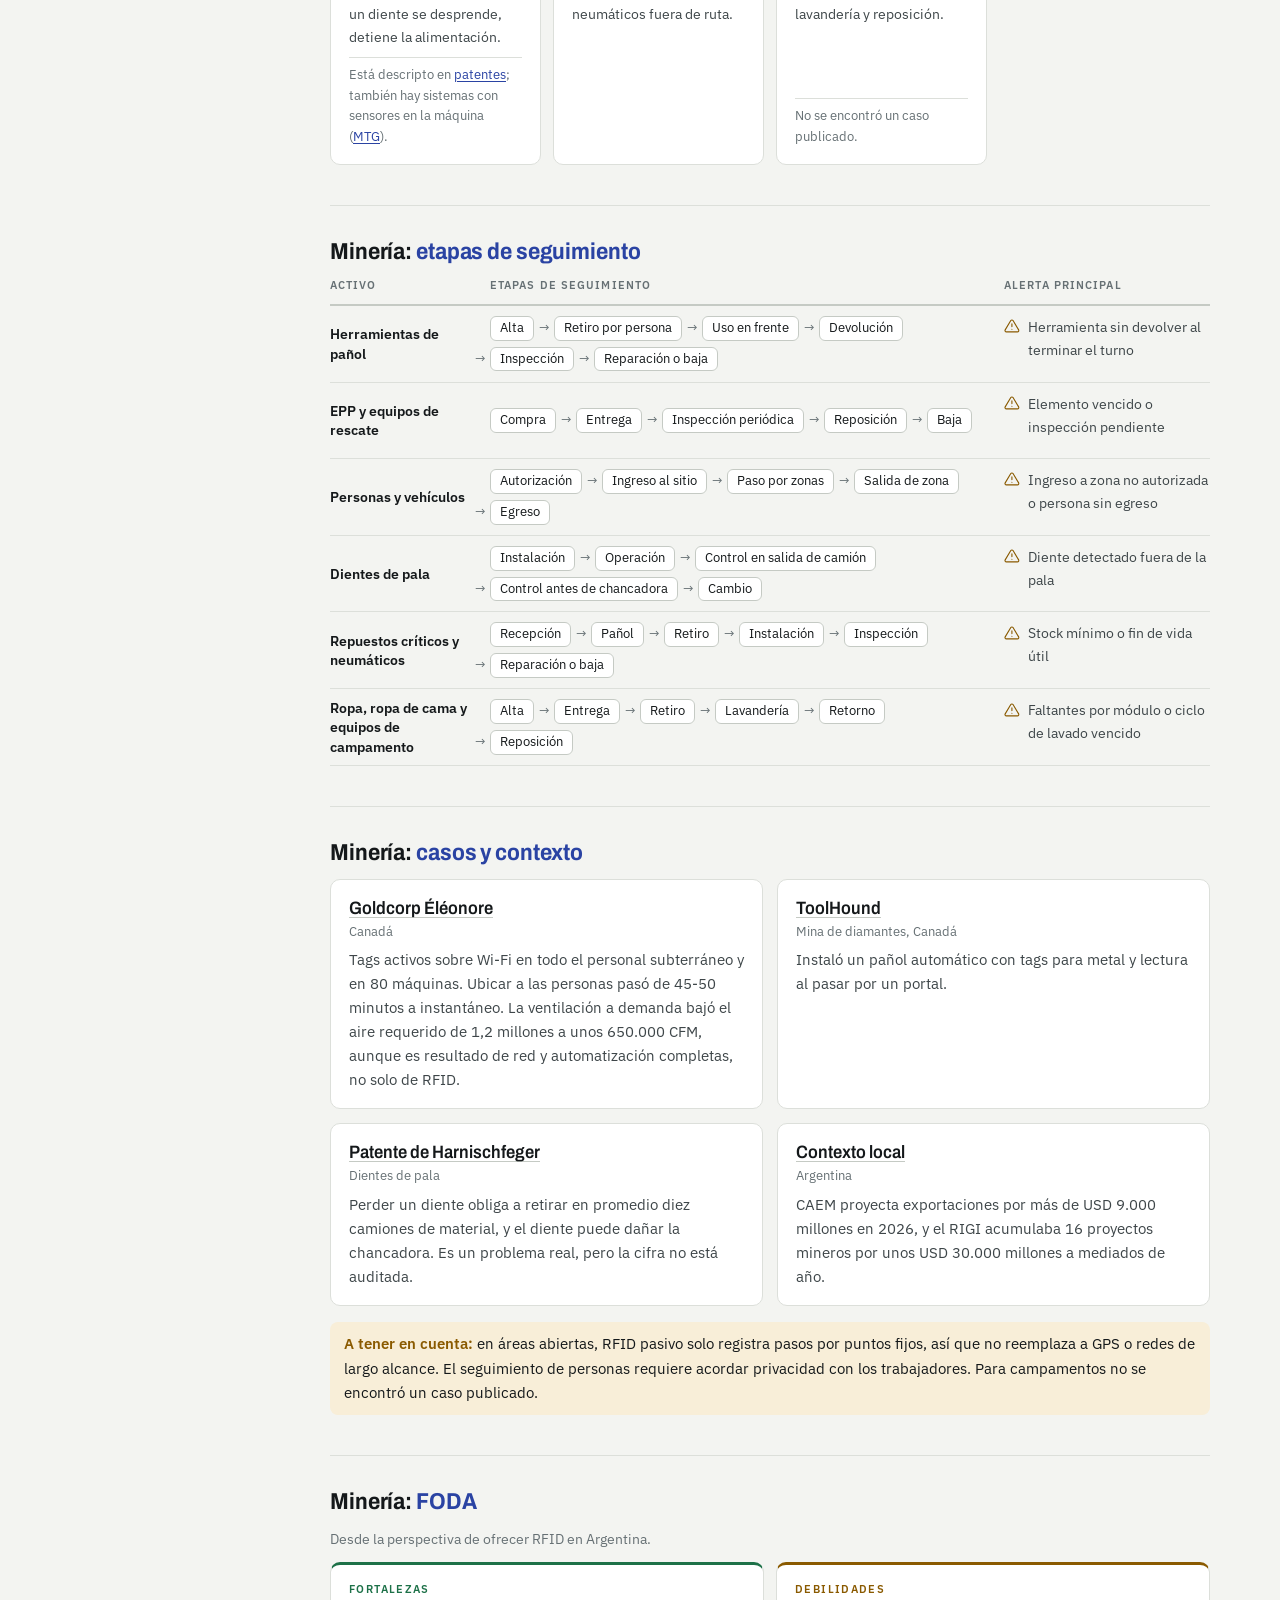
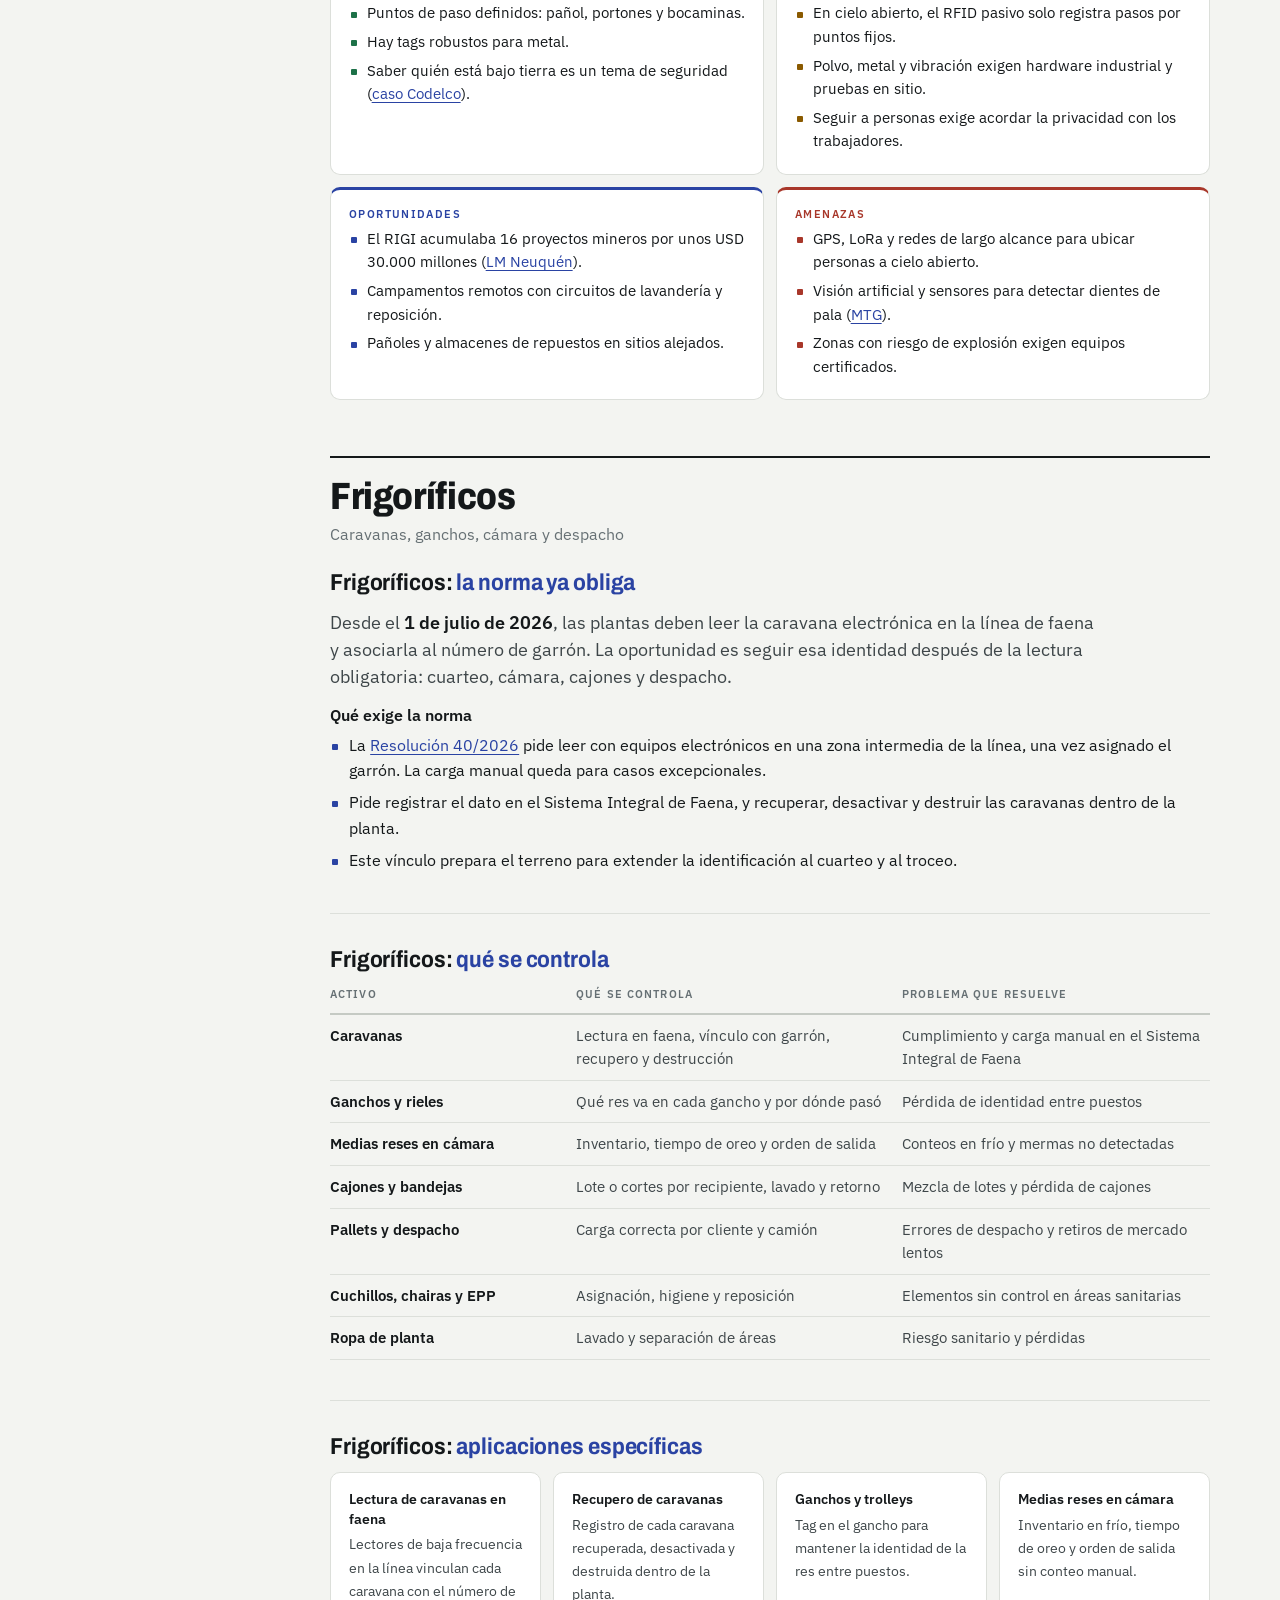
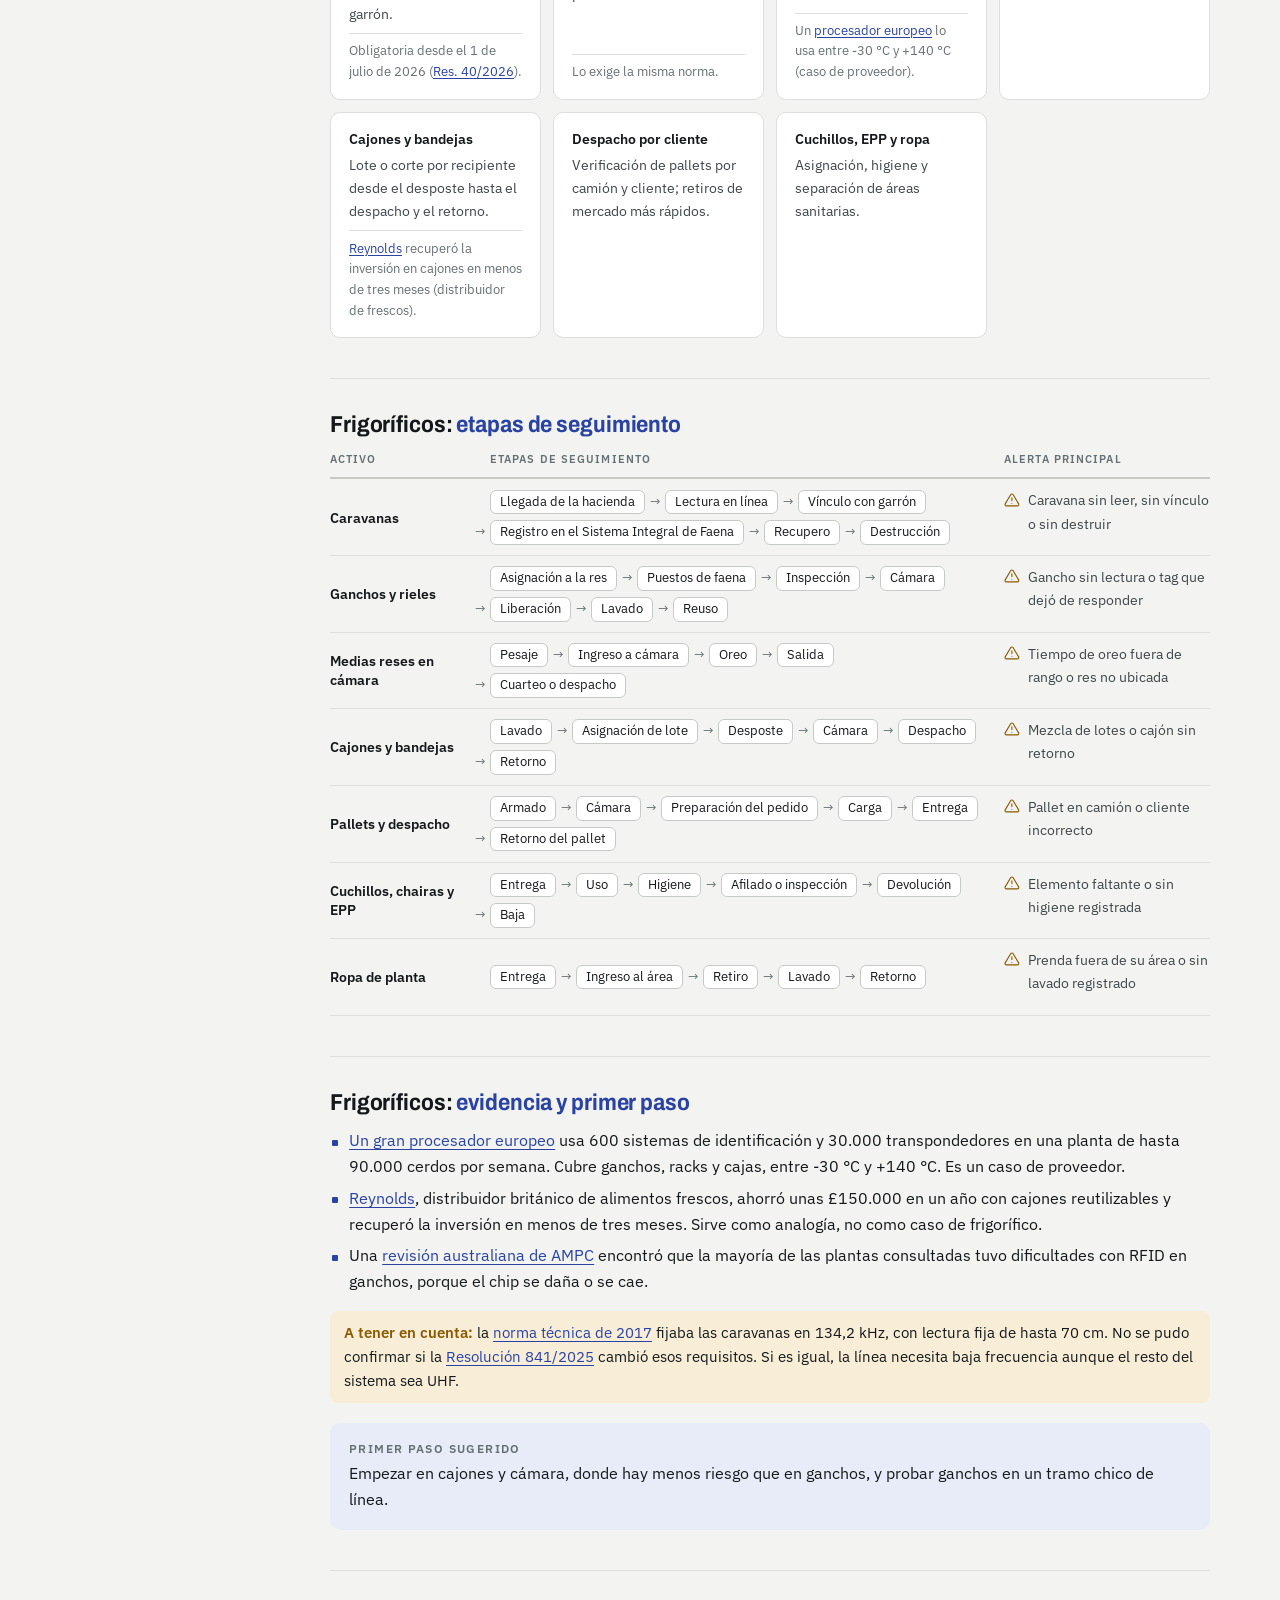
<file: rfid-rubros.html>
<!doctype html>
<html lang="es">
<head>
<meta charset="utf-8">
<meta name="viewport" content="width=device-width, initial-scale=1, viewport-fit=cover">
<title>RFID: aplicaciones por rubro</title>
<meta name="description" content="Investigación de mercado: posibles aplicaciones de RFID por rubro, con activos, etapas de seguimiento y casos públicos. Doce rubros relevados; faltan agregar más.">
<meta name="theme-color" content="#f3f4f1">
<link rel="preconnect" href="https://fonts.googleapis.com">
<link rel="preconnect" href="https://fonts.gstatic.com" crossorigin>
<link href="https://fonts.googleapis.com/css2?family=Archivo:wdth,wght@75..100,500..800&family=IBM+Plex+Mono:wght@400;500&family=IBM+Plex+Sans:ital,wght@0,400;0,500;0,600;1,400&display=swap" rel="stylesheet">
<link rel="stylesheet" href="assets/deck.css">
</head>
<body>

<svg width="0" height="0" style="position:absolute" aria-hidden="true">
  <symbol id="i-zap" viewBox="0 0 24 24"><path d="M13 2 3 14h9l-1 8 10-12h-9l1-8z"/></symbol>
  <symbol id="i-chip" viewBox="0 0 24 24"><rect x="5" y="5" width="14" height="14" rx="2"/><rect x="9" y="9" width="6" height="6"/><path d="M9 1v4M15 1v4M9 19v4M15 19v4M1 9h4M1 15h4M19 9h4M19 15h4"/></symbol>
  <symbol id="i-bt" viewBox="0 0 24 24"><path d="m6.5 6.5 11 11L12 23V1l5.5 5.5-11 11"/></symbol>
  <symbol id="i-gw" viewBox="0 0 24 24"><rect x="2" y="14" width="20" height="7" rx="2"/><path d="M6 17.5h.01M10 17.5h.01M12 14V9"/><path d="M8.5 7.5a5 5 0 0 1 7 0M6 5a8.5 8.5 0 0 1 12 0"/></symbol>
  <symbol id="i-cloud" viewBox="0 0 24 24"><path d="M18 10h-1.26A8 8 0 1 0 9 20h9a5 5 0 0 0 0-10z"/></symbol>
  <symbol id="i-temp" viewBox="0 0 24 24"><path d="M14 14.76V3.5a2.5 2.5 0 0 0-5 0v11.26a4.5 4.5 0 1 0 5 0z"/></symbol>
  <symbol id="i-fill" viewBox="0 0 24 24"><rect x="5" y="3" width="14" height="18" rx="2"/><path d="M5 12h14M5 16h14"/></symbol>
  <symbol id="i-move" viewBox="0 0 24 24"><path d="M22 12h-4l-3 9L9 3l-3 9H2"/></symbol>
  <symbol id="i-pin" viewBox="0 0 24 24"><path d="M21 10c0 7-9 13-9 13s-9-6-9-13a9 9 0 0 1 18 0z"/><circle cx="12" cy="10" r="3"/></symbol>
  <symbol id="i-drop" viewBox="0 0 24 24"><path d="M12 2.7 17.7 8.4a8 8 0 1 1-11.3 0z"/></symbol>
  <symbol id="i-near" viewBox="0 0 24 24"><circle cx="12" cy="12" r="2"/><path d="M16.2 7.8a6 6 0 0 1 0 8.5M7.8 16.2a6 6 0 0 1 0-8.5M19.1 4.9a10 10 0 0 1 0 14.2M4.9 19.1a10 10 0 0 1 0-14.2"/></symbol>
  <symbol id="i-net" viewBox="0 0 24 24"><circle cx="12" cy="12" r="10"/><path d="M2 12h20M12 2a15 15 0 0 1 4 10 15 15 0 0 1-4 10 15 15 0 0 1-4-10 15 15 0 0 1 4-10z"/></symbol>
  <symbol id="i-phone" viewBox="0 0 24 24"><path d="M22 16.9v3a2 2 0 0 1-2.2 2 19.8 19.8 0 0 1-8.6-3.1 19.5 19.5 0 0 1-6-6A19.8 19.8 0 0 1 2.1 4.2 2 2 0 0 1 4.1 2h3a2 2 0 0 1 2 1.7c.1.9.4 1.8.7 2.7a2 2 0 0 1-.5 2.1L8 9.8a16 16 0 0 0 6 6l1.3-1.3a2 2 0 0 1 2.1-.4c.9.3 1.8.6 2.7.7a2 2 0 0 1 1.7 2z"/></symbol>
  <symbol id="i-mail" viewBox="0 0 24 24"><rect x="2" y="4" width="20" height="16" rx="2"/><path d="m22 6-10 7L2 6"/></symbol>
  <symbol id="i-left" viewBox="0 0 24 24"><path d="m15 18-6-6 6-6"/></symbol>
  <symbol id="i-right" viewBox="0 0 24 24"><path d="m9 18 6-6-6-6"/></symbol>
  <symbol id="i-ov" viewBox="0 0 24 24"><circle cx="12" cy="12" r="3"/><circle cx="4.5" cy="6" r="1.6"/><circle cx="19.5" cy="6" r="1.6"/><circle cx="4.5" cy="18" r="1.6"/><circle cx="19.5" cy="18" r="1.6"/></symbol>
  <symbol id="i-alert" viewBox="0 0 24 24"><path d="M10.3 3.9 1.8 18a2 2 0 0 0 1.7 3h17a2 2 0 0 0 1.7-3L13.7 3.9a2 2 0 0 0-3.4 0z"/><path d="M12 9v4M12 17h.01"/></symbol>
  <symbol id="i-fs" viewBox="0 0 24 24"><path d="M8 3H5a2 2 0 0 0-2 2v3M21 8V5a2 2 0 0 0-2-2h-3M3 16v3a2 2 0 0 0 2 2h3M16 21h3a2 2 0 0 0 2-2v-3"/></symbol>
  <symbol id="i-home" viewBox="0 0 24 24"><path d="M3 10.5 12 3l9 7.5V20a1 1 0 0 1-1 1h-5v-6h-6v6H4a1 1 0 0 1-1-1z"/></symbol>
  <symbol id="i-x" viewBox="0 0 24 24"><path d="M18 6 6 18M6 6l12 12"/></symbol>
  <symbol id="i-play" viewBox="0 0 24 24"><rect x="2" y="4" width="20" height="13" rx="2"/><path d="M8 21h8M12 17v4"/></symbol>
  <symbol id="i-list" viewBox="0 0 24 24"><path d="M8 6h13M8 12h13M8 18h13M3 6h.01M3 12h.01M3 18h.01"/></symbol>
</svg>

<header class="topbar">
  <a class="tb-back" href="index.html" title="Volver al resumen"><svg class="ico"><use href="#i-left"/></svg><span>Resumen</span></a>
  <p class="tb-title"><b>RFID: aplicaciones por rubro</b><span id="tbSec"></span></p>
  <button class="tb-btn" id="tocBtn" type="button" aria-controls="toc" aria-expanded="false"><svg class="ico"><use href="#i-list"/></svg>Índice</button>
  <button class="tb-btn primary" id="presentBtn" type="button" title="Presentar (P)"><svg class="ico"><use href="#i-play"/></svg>Presentar</button>
</header>
<div class="progress"><i></i></div>
<div class="layout">
<nav class="toc" id="toc" aria-label="Índice">
  <p class="toc-h">En esta página</p>
  <ol>
    <li><a class="esc" href="#esencial"><span class="n">→</span>Lo esencial</a></li>
    <li><a href="#s1"><span class="n"></span>Cómo leer las aplicaciones</a></li>
    <li><a href="#s2"><span class="n"></span>Salud</a></li>
    <li><a href="#s3"><span class="n"></span>Transportes</a></li>
    <li><a href="#s4"><span class="n"></span>Minería</a></li>
    <li><a href="#s5"><span class="n"></span>Frigoríficos</a></li>
    <li><a href="#s6"><span class="n"></span>Financiero</a></li>
    <li><a href="#s7"><span class="n"></span>Laboratorio</a></li>
    <li><a href="#s8"><span class="n"></span>Terminales portuarias</a></li>
    <li><a href="#s9"><span class="n"></span>Retail e indumentaria</a></li>
    <li><a href="#s10"><span class="n"></span>Petróleo y gas</a></li>
    <li><a href="#s11"><span class="n"></span>Industria automotriz</a></li>
    <li><a href="#s12"><span class="n"></span>Aeropuertos</a></li>
    <li><a href="#s13"><span class="n"></span>Bodegas y vinos</a></li>
    <li><a href="#s14"><span class="n"></span>Fuentes</a></li>
  </ol>
  <p class="toc-foot">Tecla <kbd>P</kbd> o botón Presentar para verlo en pantalla completa.</p>
</nav>
<main class="doc" id="doc">
<header class="hero" id="inicio" data-name="Inicio">
  <div>
    <span class="status curso">En curso</span>
    <p class="eyebrow">Investigación de mercado · Noviembre 2026</p>
    <h1>RFID: <span class="g">aplicaciones por rubro</span></h1>
    <p class="ov-sub">Qué activos se pueden controlar, cómo se siguen y qué casos públicos existen en cada rubro. Doce rubros relevados; faltan agregar más.</p>
  </div>
</header>

<section class="exec" id="esencial" data-name="Lo esencial" aria-labelledby="esencial-t">
  <h2 class="exec-t" id="esencial-t">Lo esencial <small>Lectura de 1 min · cada rubro, unos 4 min</small></h2>
  <p class="verdict">RFID tiene aplicaciones concretas en los 12 rubros relevados. Antes de un piloto, dos preguntas filtran casi todo: si el activo pasa por un punto de lectura y si alguien responde por la pérdida.</p>
  <dl class="figs">
    <div><dt>rubros relevados, sin orden de prioridad. Faltan agro, construcción, farmacia, eventos y bibliotecas.</dt><dd>12</dd></div>
    <div><dt>desde esa fecha los frigoríficos deben leer la caravana electrónica en la faena (Res. 40/2026).</dt><dd>1/7/2026</dd></div>
    <div><dt>integradores RFID activos en el país: son competencia y también posibles socios.</dt><dd>5+</dd></div>
  </dl>
  <div class="exec-cols">
    <div><h3>Disparadores regulatorios</h3><ul><li>Bovinos: identificación electrónica obligatoria desde 2026 (Res. 841/2025).</li><li>Faena: lectura obligatoria de la caravana (Res. 40/2026).</li><li>Medicamentos: ANMAT admite RFID como soporte de trazabilidad.</li></ul></div>
    <div><h3>Riesgos</h3><ul><li>Competidores locales con casos conocidos en retail y textiles de salud.</li><li>Ventas largas en puertos, aeropuertos y automotriz.</li><li>Hardware importado, cotizado en dólares.</li></ul></div>
    <div class="next"><h3>Próximo paso sugerido</h3><p>Elegir 2 o 3 rubros con las dos preguntas y validarlos con clientes reales antes de calcular costos.</p></div>
  </div>
  <p class="conf"><span class="cf u">No se calculó tamaño de mercado ni costos</span><span class="cf p">Muchas cifras vienen de proveedores, prensa del sector o casos antiguos</span></p>
</section>


<!-- ===== Cómo leer las aplicaciones ===== -->
<section class="sec" id="s1" data-name="Cómo leer las aplicaciones">
<header class="sec-h"><h2>Cómo leer las aplicaciones</h2><p>Resumen, contexto, etapas y entornos</p></header>
<article class="slide" data-sec="1"><div class="in">
  <p class="kicker">Cómo leer las aplicaciones</p>
  <h2>Rubros relevados: <em>posibles aplicaciones</em></h2>
  <p class="muted">Sin orden de prioridad.</p>
  <div class="grid prio apps" style="--cols:4">
    <div class="box"><header><h3>Salud</h3></header><dl><dt>Dónde se aplica</dt><dd>Textiles, equipos médicos e instrumental</dd><dt>Desafío</dt><dd>Ya hay competidores locales en textiles</dd></dl></div>
    <div class="box"><header><h3>Transportes</h3></header><dl><dt>Dónde se aplica</dt><dd>Pallets, cajones y neumáticos</dd><dt>Desafío</dt><dd>Sin contratos, el dato no recupera nada</dd></dl></div>
    <div class="box"><header><h3>Minería</h3></header><dl><dt>Dónde se aplica</dt><dd>Pañol de herramientas, EPP y campamento</dd><dt>Desafío</dt><dd>En cielo abierto, GPS y LoRa compiten para ubicar personas</dd></dl></div>
    <div class="box"><header><h3>Frigoríficos</h3></header><dl><dt>Dónde se aplica</dt><dd>Cajones, ganchos y stock en cámara</dd><dt>Desafío</dt><dd>En ganchos, los tags se dañan o se caen</dd></dl></div>
    <div class="box"><header><h3>Financiero</h3></header><dl><dt>Dónde se aplica</dt><dd>Inventario de IT y custodia de valores</dd><dt>Desafío</dt><dd>Pocos clientes y casos muy reservados</dd></dl></div>
    <div class="box"><header><h3>Laboratorio</h3></header><dl><dt>Dónde se aplica</dt><dd>Muestras en tránsito y equipos calibrados</dd><dt>Desafío</dt><dd>Validación regulatoria y tamaño del tubo</dd></dl></div>
    <div class="box"><header><h3>Terminales portuarias</h3></header><dl><dt>Dónde se aplica</dt><dd>Gate, flota interna y combustible</dd><dt>Desafío</dt><dd>Venta larga e integración con el sistema de la terminal</dd></dl></div>
    <div class="box"><header><h3>Retail e indumentaria</h3></header><dl><dt>Dónde se aplica</dt><dd>Stock por talle, autocobro y antihurto</dd><dt>Desafío</dt><dd>Un integrador local ya tiene los casos conocidos</dd></dl></div>
    <div class="box"><header><h3>Petróleo y gas</h3></header><dl><dt>Dónde se aplica</dt><dd>Tubulares, elementos de izaje y personas en locación</dd><dt>Desafío</dt><dd>Tags para metal en condiciones extremas</dd></dl></div>
    <div class="box"><header><h3>Industria automotriz</h3></header><dl><dt>Dónde se aplica</dt><dd>Contenedores retornables, vehículos y moldes</dd><dt>Desafío</dt><dd>Las terminales deciden con su casa matriz</dd></dl></div>
    <div class="box"><header><h3>Aeropuertos</h3></header><dl><dt>Dónde se aplica</dt><dd>Equipaje, carga refrigerada y contenedores aéreos</dd><dt>Desafío</dt><dd>Pocos clientes y venta larga</dd></dl></div>
    <div class="box"><header><h3>Bodegas y vinos</h3></header><dl><dt>Dónde se aplica</dt><dd>Barricas, cosecha y barriles retornables</dd><dt>Desafío</dt><dd>El líquido afecta la lectura y el rubro es estacional</dd></dl></div>
    <div class="box soon"><h3>Más rubros</h3><p>Pendientes: agro y granos, construcción, distribución farmacéutica, eventos y accesos, educación y bibliotecas.</p></div>
  </div>
  <p class="muted gap">No se calculó tamaño de mercado ni costos. La mayoría de las cifras vienen de proveedores, prensa del sector o casos viejos: sirven como referencia, no como promesa de resultados. Cada rubro cierra con un FODA desde la perspectiva de ofrecer RFID en Argentina.</p>
</div></article>

<article class="slide" data-sec="1"><div class="in">
  <p class="kicker">Cómo leer las aplicaciones</p>
  <h2>Contexto común en <em>Argentina</em></h2>
  <p class="muted">Vale para todos los rubros; cada FODA suma lo propio de su sector.</p>
  <div class="grid">
    <div class="box"><h3>Hardware importado</h3><p>Lectores, antenas y tags especiales se compran en dólares, así que el costo de un proyecto depende del tipo de cambio. Se eliminó el pago a cuenta del impuesto PAIS en las importaciones (<a href="https://www.ey.com/en_gl/technical/tax-alerts/argentina-eliminates-payments-on-account-of-impuesto-pais-for-imports-of-goods">EY</a>).</p></div>
    <div class="box"><h3>Proveedores locales</h3><p>Hay integradores y distribuidores de RFID en el país, como <a href="https://telectronica.com/">Telectrónica</a>, <a href="https://www.idsystems.com.ar/rfid/">IDSystems</a>, <a href="https://solucionesrfid.com.ar/">Soluciones RFID</a>, <a href="https://www.tangoid.com.ar/rfid">TangoID</a> y <a href="https://vellerino-sdi.com/rfid/">Vellerino SDI</a>. Son competencia y también posibles socios.</p></div>
    <div class="box"><h3>Tecnologías alternativas</h3><p>Código de barras y QR, más baratos pero de lectura uno por uno; BLE y GPS para ubicación continua; visión artificial y OCR en gates y detección.</p></div>
    <div class="box"><h3>Regulación</h3><p>Identificación electrónica obligatoria de bovinos desde 2026 (<a href="https://www.argentina.gob.ar/normativa/nacional/norma-419696/texto">Res. 841/2025</a>) y lectura en faena (<a href="https://bichosdecampo.com/que-no-se-corte-se-comenzo-a-exigir-a-los-frigorificos-la-trazabilidad-en-la-faena-vacuna-para-prolongar-la-cadena-iniciada-pr-los-criadores-con-la-caravana-electronica-puesta-a-los-terneros/">Res. 40/2026</a>). <a href="https://paho.org/sites/default/files/Panel-D-1.pdf">ANMAT</a> admite RFID como soporte en la trazabilidad de medicamentos.</p></div>
  </div>
</div></article>

<article class="slide" data-sec="1"><div class="in">
  <p class="kicker">Cómo leer las aplicaciones</p>
  <h2>Etapas de seguimiento <em>por activo</em></h2>
  <p class="lead">Cada activo se puede seguir como una <strong>cadena de lecturas</strong>: cada etapa marca un cambio de lugar, estado o responsable.</p>
  <div class="box"><span class="k">Ejemplo · Sábanas, ambos y uniformes (salud)</span><ol class="chain big"><li>Alta</li><li>Entrega</li><li>Uso en sector</li><li>Retiro sucio</li><li>Envío a lavandería</li><li>Lavado</li><li>Retorno</li><li>Stock</li></ol><p class="alert"><svg class="ico"><use href="#i-alert"/></svg>Salida del edificio, prenda sin devolver o fin de vida útil</p></div>
  <div class="grid gap">
    <div class="box hl"><span class="k">Para un piloto</span>No hace falta leer todas las etapas. Alcanza con empezar por las que cambian de responsable o de sector, y sumar el resto si el dato lo justifica.</div>
    <div class="box"><span class="k">Es una propuesta</span>Las cadenas surgen de los usos investigados, no son un estándar: hay que ajustarlas al proceso real de cada cliente.</div>
  </div>
  <p class="muted gap">Cada rubro tiene su tabla de etapas.</p>
</div></article>

<article class="slide" data-sec="1"><div class="in">
  <p class="kicker">Cómo leer las aplicaciones</p>
  <h2>Qué cambia según el <em>entorno</em></h2>
  <p>La plataforma de eventos, alertas y analítica puede ser la misma en todos los rubros, pero <strong>el tag y el lector cambian según el entorno</strong>.</p>
  <div class="tbl">
    <div class="row hd"><div>Entorno</div><div>Rubros</div><div>Qué probar antes de cotizar</div></div>
    <div class="row"><div>Metal</div><div>Financiero, puertos, minería, petróleo y gas, automotriz, instrumental</div><div>Tags para metal, distancia de lectura y fijación</div></div>
    <div class="row"><div>Líquidos</div><div>Laboratorio, sangre, medicación, barricas de vino</div><div>HF o UHF específico, con pruebas en el envase real</div></div>
    <div class="row"><div>Frío y escarcha</div><div>Frigoríficos, biobancos, carga aérea perecedera</div><div>Adhesivo, temperatura de operación y lectores aptos</div></div>
    <div class="row"><div>Lavado y esterilización</div><div>Salud, cajones, ropa</div><div>Ciclos reales, químicos, autoclave y vida útil</div></div>
    <div class="row"><div>Exterior y grandes distancias</div><div>Puertos, minería, transporte, petróleo y gas, aeropuertos</div><div>Antenas fijas para puntos de paso, combinadas con GPS</div></div>
    <div class="row"><div>Zona con riesgo de explosión</div><div>Minería subterránea, ciertos procesos</div><div>Equipos certificados para esa clasificación</div></div>
  </div>
  <p class="muted gap">Guía general para definir pruebas, no un resultado de los casos citados.</p>
</div></article>

<article class="slide" data-sec="1"><div class="in">
  <p class="kicker">Cómo leer las aplicaciones</p>
  <h2>Dos preguntas antes de <em>un piloto</em></h2>
  <div class="grid qs">
    <div class="box"><span class="qn">1</span><p class="q">¿El activo pasa siempre por un punto de lectura identificable?</p><p>Si no pasa, RFID pasivo dará un registro incompleto.</p></div>
    <div class="box"><span class="qn">2</span><p class="q">¿Alguien responde por el activo o por la pérdida?</p><p>Si nadie responde, la alerta no se convierte en ahorro.</p></div>
  </div>
  <p class="muted gap">Sirven en cualquier rubro.</p>
</div></article>

<!-- ===== Salud ===== -->
</section>

<section class="sec" id="s2" data-name="Salud">
<header class="sec-h"><h2>Salud</h2><p>Textiles, equipos médicos e instrumental</p></header>
<article class="slide" data-sec="2"><div class="in">
  <p class="kicker">Aplicaciones de RFID · Salud</p>
  <h2>Salud: <em>textiles, equipos e instrumental</em></h2>
  <p>Los textiles (sábanas, ambos y uniformes) son el uso más directo y ya hay un caso en Buenos Aires. Desde ahí se puede crecer hacia equipos médicos e instrumental, donde el ahorro por activo es mayor.</p>
  <div class="tbl">
    <div class="row hd"><div>Activo</div><div>Qué se controla</div><div>Problema que resuelve</div></div>
    <div class="row"><div>Sábanas, ambos y uniformes</div><div>Entrega por persona, lavado, retorno y salidas del edificio</div><div>Compras de más, acopio en lockers, lavado casero no autorizado</div></div>
    <div class="row"><div>Bombas de infusión, monitores, camas</div><div>Última ubicación, uso y mantenimiento</div><div>Tiempo buscando, alquileres, mantenimiento vencido</div></div>
    <div class="row"><div>Instrumental y cajas quirúrgicas</div><div>Armado, esterilización, vencimiento y paso por quirófano</div><div>Cirugías demoradas, cajas incompletas</div></div>
    <div class="row"><div>Endoscopios</div><div>Uso, reprocesamiento y mantenimiento</div><div>Equipos subutilizados y trazabilidad de lavado</div></div>
    <div class="row"><div>Implantes y consumibles caros</div><div>Stock, consignación y consumo por cirugía</div><div>Vencimientos, disputas con proveedores, costeo impreciso</div></div>
    <div class="row"><div>Sangre y medicación crítica</div><div>Custodia y condiciones</div><div>Errores de identificación</div></div>
  </div>
</div></article>

<article class="slide" data-sec="2"><div class="in">
  <p class="kicker">Aplicaciones de RFID · Salud</p>
  <h2>Salud: <em>aplicaciones específicas</em></h2>
  <div class="grid apps-grid" style="--cols:4">
    <div class="box app"><h3>Túnel de lavandería</h3><p>Cuenta la ropa sucia y limpia por lote, sin abrir bolsas. Usa tags textiles que resisten el lavado industrial.</p><p class="dato">El <a href="https://thelogisticsworld.com/almacenes-e-inventarios/sanatorio-finochietto-optimizo-procesos-con-rfid">Sanatorio Finochietto</a> instaló un túnel RFID antes de la lavandería.</p></div>
    <div class="box app"><h3>Uniformes por persona</h3><p>Entrega y devolución de ambos en mostrador o armario con lector; cada prenda queda asignada a quien la retiró.</p></div>
    <div class="box app"><h3>Kits y carros de paro</h3><p>La farmacia lee el contenido completo de un kit en segundos y ve faltantes y vencimientos.</p><p class="dato"><a href="https://bluesight.com/blog/tag/million-rfid-tags/">Kit Check</a> ofrece este sistema a hospitales de EE. UU. (datos del proveedor).</p></div>
    <div class="box app"><h3>Gabinetes y heladeras inteligentes</h3><p>Stock de medicación o insumos caros que se actualiza solo al abrir y cerrar la puerta.</p><p class="dato">Lo ofrecen fabricantes como <a href="https://www.secureidnews.com/?p=18701">Terso</a> y <a href="https://www.haiermedical.com/home/article/download/id/3052/type/2.html">Haier</a> (datos del fabricante).</p></div>
    <div class="box app"><h3>Cajas quirúrgicas e instrumental</h3><p>Tag por caja o por instrumento, con tags aptos para autoclave; controla armado, esterilización y paso por quirófano.</p><p class="dato">En <a href="https://www.rfidjournal.com/?p=71704">Shimane</a> la gestión por operación bajó de 150 a 50 minutos.</p></div>
    <div class="box app"><h3>Equipos móviles</h3><p>Bombas de infusión, monitores y camas leídos por sala o sector, sin ubicación exacta.</p><p class="dato">En <a href="https://www.gs1uk.org/sites/default/files/Session_4._Dr_Malcolm_Phillips_Improving_patient_safety_and_financial_efficiency_with_RFID_in_NHS_Lothian.pdf">NHS Lothian</a>, encontrar 3 bombas entre 310 pasó de dos semanas a menos de una hora.</p></div>
    <div class="box app"><h3>Implantes en consignación</h3><p>Stock en depósito o quirófano, consumo por paciente y reposición al proveedor.</p></div>
    <div class="box app"><h3>Pulseras de pacientes</h3><p>Identificación del paciente o del recién nacido y control de egreso en puertas.</p></div>
  </div>
</div></article>

<article class="slide" data-sec="2"><div class="in">
  <p class="kicker">Aplicaciones de RFID · Salud</p>
  <h2>Salud: <em>etapas de seguimiento</em></h2>
  <div class="stages">
    <div class="st hd"><div>Activo</div><div>Etapas de seguimiento</div><div>Alerta principal</div></div>
    <div class="st"><h3>Sábanas, ambos y uniformes</h3><ol class="chain"><li>Alta</li><li>Entrega</li><li>Uso en sector</li><li>Retiro sucio</li><li>Envío a lavandería</li><li>Lavado</li><li>Retorno</li><li>Stock</li></ol><p class="alert"><svg class="ico"><use href="#i-alert"/></svg>Salida del edificio, prenda sin devolver o fin de vida útil</p></div>
    <div class="st"><h3>Bombas de infusión, monitores, camas</h3><ol class="chain"><li>Alta</li><li>Depósito</li><li>Asignación a sector</li><li>Uso</li><li>Limpieza</li><li>Mantenimiento</li><li>Disponible</li></ol><p class="alert"><svg class="ico"><use href="#i-alert"/></svg>Mantenimiento vencido o equipo fuera de su zona</p></div>
    <div class="st"><h3>Instrumental y cajas quirúrgicas</h3><ol class="chain"><li>Armado</li><li>Esterilización</li><li>Depósito estéril</li><li>Quirófano</li><li>Retiro sucio</li><li>Lavado</li><li>Inspección</li><li>Rearmado</li></ol><p class="alert"><svg class="ico"><use href="#i-alert"/></svg>Vencimiento estéril o caja incompleta</p></div>
    <div class="st"><h3>Endoscopios</h3><ol class="chain"><li>Depósito</li><li>Procedimiento</li><li>Prelavado</li><li>Reprocesamiento</li><li>Secado y guarda</li><li>Mantenimiento</li></ol><p class="alert"><svg class="ico"><use href="#i-alert"/></svg>Uso sin reprocesamiento registrado</p></div>
    <div class="st"><h3>Implantes y consumibles caros</h3><ol class="chain"><li>Recepción</li><li>Stock o consignación</li><li>Reserva</li><li>Quirófano</li><li>Consumo por paciente</li><li>Facturación y reposición</li></ol><p class="alert"><svg class="ico"><use href="#i-alert"/></svg>Próximo vencimiento o consumo sin registrar</p></div>
    <div class="st"><h3>Sangre y medicación crítica</h3><ol class="chain"><li>Recepción</li><li>Almacenamiento</li><li>Preparación</li><li>Entrega al sector</li><li>Verificación</li><li>Administración</li><li>Retorno o descarte</li></ol><p class="alert"><svg class="ico"><use href="#i-alert"/></svg>Unidad en sector incorrecto o fuera de tiempo</p></div>
  </div>
</div></article>

<article class="slide" data-sec="2"><div class="in">
  <p class="kicker">Aplicaciones de RFID · Salud</p>
  <h2>Salud: <em>casos</em></h2>
  <div class="grid">
    <div class="box case"><h3><a href="https://www.rfidjournal.com/?p=154248">Sanatorio Finochietto</a></h3><span class="loc">Buenos Aires</span><p>Controla unas 80.000 prendas con UHF, incluida la lavandería externa. Bajó compras redundantes y pérdidas, y detecta salidas no autorizadas. El proveedor es Telectronica.</p></div>
    <div class="box case"><h3><a href="https://www.rfidjournal.com/?p=221662">Centro Hospitalar de Entre Douro e Vouga</a></h3><span class="loc">Portugal</span><p>Redujo 15% el lavado y bajó a menos de la mitad una compra anual de uniformes de unos €150.000. Espera recuperar la inversión en dos años o menos.</p></div>
    <div class="box case"><h3><a href="https://www.gs1uk.org/sites/default/files/Session_4._Dr_Malcolm_Phillips_Improving_patient_safety_and_financial_efficiency_with_RFID_in_NHS_Lothian.pdf">NHS Lothian</a></h3><span class="loc">Escocia</span><p>Encontrar tres bombas entre 310 pasó de dos semanas a menos de una hora. Retiró 10 endoscopios sin uso y ahorró unas £97.000 recurrentes en mantenimiento.</p></div>
    <div class="box case"><h3><a href="https://www.rfidjournal.com/?p=71704">Rigshospitalet y Shimane</a></h3><span class="loc">Dinamarca y Japón</span><p>El primero estimó 31.000 horas anuales ahorrables en quirófano. El segundo bajó la gestión de instrumental por operación de 150 a 50 minutos.</p></div>
  </div>
  <div class="note"><b>A tener en cuenta:</b> Lothian eligió lectores por sala o sector, no ubicación exacta, para contener el costo. Su hospital piloto usó 75 lectores y 150 antenas. También reportó que reetiquetar llevó mucho tiempo y que la superficie y la orientación afectan la lectura.</div>
</div></article>

<article class="slide" data-sec="2"><div class="in">
  <p class="kicker">Aplicaciones de RFID · Salud</p>
  <h2>Salud: <em>FODA</em></h2>
  <p class="muted">Desde la perspectiva de ofrecer RFID en Argentina.</p>
  <div class="grid foda">
    <div class="box q f"><h3>Fortalezas</h3><ul class="list"><li>La tecnología de lavandería es la misma para hoteles y hospitales.</li><li>Hay un caso local funcionando (<a href="https://thelogisticsworld.com/almacenes-e-inventarios/sanatorio-finochietto-optimizo-procesos-con-rfid">Finochietto</a>).</li><li>Muchos activos de alto valor en un edificio, con puntos de paso claros: puertas, lavandería y quirófano.</li></ul></div>
    <div class="box q d"><h3>Debilidades</h3><ul class="list"><li>Instrumental y medicación exigen tags especiales (autoclave, metal, líquidos).</li><li>Reetiquetar y mantener el registro de activos lleva tiempo, como reportó Lothian.</li><li>Hay que integrarse con los sistemas del hospital y de farmacia.</li></ul></div>
    <div class="box q o"><h3>Oportunidades</h3><ul class="list"><li>Lavanderías tercerizadas: controlar lo que sale y lo que vuelve.</li><li>Crecer de textiles a equipos e instrumental, donde el ahorro por activo es mayor.</li><li>Kits de farmacia y gabinetes: modelo probado afuera, sin caso local identificado.</li></ul></div>
    <div class="box q a"><h3>Amenazas</h3><ul class="list"><li>Competidores locales ya instalados en textiles (Telectrónica).</li><li>El código de barras es más barato para instrumental y ropa.</li><li>Si el personal no pasa por los puntos de lectura, el dato se pierde.</li></ul></div>
  </div>
</div></article>

<!-- ===== Transportes ===== -->
</section>

<section class="sec" id="s3" data-name="Transportes">
<header class="sec-h"><h2>Transportes</h2><p>Retornables, carga, neumáticos y flota</p></header>
<article class="slide" data-sec="3"><div class="in">
  <p class="kicker">Aplicaciones de RFID · Transportes</p>
  <h2>Transportes: <em>recuperar retornables</em></h2>
  <p>El negocio más claro es recuperar lo que circula entre clientes y depósitos. El RFID muestra dónde se perdió cada unidad, y <strong>un contrato convierte ese dato en dinero recuperado</strong>.</p>
  <div class="tbl">
    <div class="row hd"><div>Activo</div><div>Qué se controla</div><div>Problema que resuelve</div></div>
    <div class="row"><div>Pallets, cajones y jaulas</div><div>Salida, entrega y retorno por cliente</div><div>Pérdidas y disputas por envases</div></div>
    <div class="row"><div>Carga y bultos</div><div>Carga y descarga por puerta o camión</div><div>Errores de despacho y faltantes</div></div>
    <div class="row"><div>Neumáticos</div><div>Instalación, rotación, presión e inspección</div><div>Reventones, desgaste y garantías</div></div>
    <div class="row"><div>Semirremolques</div><div>Ingreso y salida de bases</div><div>Unidades inmovilizadas o no ubicadas</div></div>
    <div class="row"><div>Herramientas y kits del vehículo</div><div>Entrega y control al volver</div><div>Faltantes y falta de responsable</div></div>
    <div class="row"><div>Combustible</div><div>Unidad autorizada y litros cargados</div><div>Robos y desvíos</div></div>
    <div class="row"><div>Equipaje y unidades aéreas</div><div>Puntos de pase y aeronave</div><div>Equipaje mal dirigido</div></div>
  </div>
</div></article>

<article class="slide" data-sec="3"><div class="in">
  <p class="kicker">Aplicaciones de RFID · Transportes</p>
  <h2>Transportes: <em>aplicaciones específicas</em></h2>
  <div class="grid apps-grid" style="--cols:4">
    <div class="box app"><h3>Retornables por cliente</h3><p>Lectura de pallets, cajones y jaulas en los muelles de salida y de regreso; muestra qué cliente no devolvió.</p><p class="dato"><a href="https://palletenterprise.com/?p=6101">Rehrig Pacific</a> reportó 25% menos compras de reposición con 300.000 cajones etiquetados.</p></div>
    <div class="box app"><h3>Verificación en muelle</h3><p>Un portal en la puerta de carga confirma qué bultos suben a cada camión.</p></div>
    <div class="box app"><h3>Neumáticos con RFID de fábrica</h3><p>Historial de montaje, rotación y recapado leído con un lector de mano.</p><p class="dato">Michelin incorpora RFID en neumáticos de camión desde <a href="https://www.european-rubber-journal.com/2017/03/09/michelin-adding-rfid-truck-tires-north-america">2016</a> y anunció hacerlo en <a href="https://tyrepress.com/2020/12/michelin-to-fit-rfid-in-all-car-and-truck-tyres-by-2023">todos los de auto y camión</a>.</p></div>
    <div class="box app"><h3>Control de patio</h3><p>Ingreso y egreso de semirremolques en la base, con tag en el equipo y lector en el portón.</p></div>
    <div class="box app"><h3>Kits y herramientas del vehículo</h3><p>Control al entregar la unidad al chofer y al recibirla de vuelta.</p></div>
    <div class="box app"><h3>Carga de combustible</h3><p>El surtidor identifica la unidad antes de habilitar la carga y registra los litros.</p></div>
    <div class="box app"><h3>Equipaje aéreo</h3><p>Lectura en cinta, carga y transferencia para seguir cada valija.</p><p class="dato">Según <a href="https://www.iata.org/en/pressroom/2024-releases/2024-05-09-01/">IATA (2024)</a>, el 27% de los aeropuertos encuestados usa RFID y el 54% de los más grandes.</p></div>
  </div>
</div></article>

<article class="slide" data-sec="3"><div class="in">
  <p class="kicker">Aplicaciones de RFID · Transportes</p>
  <h2>Transportes: <em>etapas de seguimiento</em></h2>
  <div class="stages">
    <div class="st hd"><div>Activo</div><div>Etapas de seguimiento</div><div>Alerta principal</div></div>
    <div class="st"><h3>Pallets, cajones y jaulas</h3><ol class="chain"><li>Stock</li><li>Asignación a pedido</li><li>Carga</li><li>Entrega</li><li>Retiro del cliente</li><li>Retorno</li><li>Lavado o reparación</li></ol><p class="alert"><svg class="ico"><use href="#i-alert"/></svg>Unidad sin retorno dentro del plazo acordado</p></div>
    <div class="st"><h3>Carga y bultos</h3><ol class="chain"><li>Recepción</li><li>Clasificación</li><li>Carga</li><li>Transferencia</li><li>Entrega</li></ol><p class="alert"><svg class="ico"><use href="#i-alert"/></svg>Bulto en camión incorrecto o faltante</p></div>
    <div class="st"><h3>Neumáticos</h3><ol class="chain"><li>Recepción</li><li>Montaje</li><li>Inspección</li><li>Rotación</li><li>Recapado</li><li>Baja</li></ol><p class="alert"><svg class="ico"><use href="#i-alert"/></svg>Inspección vencida o desgaste fuera de rango</p></div>
    <div class="st"><h3>Semirremolques</h3><ol class="chain"><li>Salida de base</li><li>Cliente</li><li>Regreso</li><li>Taller</li><li>Disponible</li></ol><p class="alert"><svg class="ico"><use href="#i-alert"/></svg>Unidad inmovilizada o sin regreso</p></div>
    <div class="st"><h3>Herramientas y kits del vehículo</h3><ol class="chain"><li>Entrega al chofer</li><li>Control de salida</li><li>Control de regreso</li><li>Reposición</li></ol><p class="alert"><svg class="ico"><use href="#i-alert"/></svg>Kit incompleto al volver</p></div>
    <div class="st"><h3>Combustible</h3><ol class="chain"><li>Identificación de la unidad</li><li>Autorización</li><li>Despacho</li><li>Registro</li><li>Conciliación</li></ol><p class="alert"><svg class="ico"><use href="#i-alert"/></svg>Unidad no autorizada o consumo fuera de rango</p></div>
    <div class="st"><h3>Equipaje y unidades aéreas</h3><ol class="chain"><li>Despacho</li><li>Clasificación</li><li>Carga</li><li>Transferencia</li><li>Arribo</li><li>Entrega</li></ol><p class="alert"><svg class="ico"><use href="#i-alert"/></svg>Equipaje sin lectura en una etapa o en vuelo incorrecto</p></div>
  </div>
</div></article>

<article class="slide" data-sec="3"><div class="in">
  <p class="kicker">Aplicaciones de RFID · Transportes</p>
  <h2>Transportes: <em>casos y contexto</em></h2>
  <div class="grid">
    <div class="box case"><h3><a href="https://palletenterprise.com/?p=6101">Rehrig Pacific</a></h3><span class="loc">Cajones de bebidas</span><p>Etiquetó 300.000 cajones en siete plantas y reportó 25% menos compras de reposición. La misma nota cita pérdidas anuales de 15-20% en pallets y tapas del sector automotor.</p></div>
    <div class="box case"><h3><a href="https://www.rfidjournal.com/?p=68457">Reynolds</a></h3><span class="loc">Reino Unido</span><p>Identifica qué cliente no devuelve cada cajón. Pudo exigir tasas de retorno cercanas al 100% en sus acuerdos.</p></div>
    <div class="box case"><h3><a href="https://www.rfidjournal.com/?p=83568">Lee Ting San</a></h3><span class="loc">Malasia</span><p>Tenía un reventón cada dos meses y no registró ninguno durante una prueba. La muestra fue de solo tres camiones y 42 neumáticos.</p></div>
    <div class="box case"><h3><a href="https://www.phocuswire.com/Can-artificial-intelligence-make-baggage-tracking-better">Aeropuerto de Hong Kong</a></h3><span class="loc">Equipaje</span><p>Reportó lectura de casi 99% con RFID, contra cerca de 80% con código de barras.</p></div>
  </div>
  <p class="gap"><strong>Contexto local:</strong> las autopistas de AUSA <a href="https://eleconomista.com.ar/autos/ahora-0-km-salen-concesionario-telepase-n92844/amp">operan sin barreras</a> y TelePASE es su único medio de pago desde 2026. El tag de peaje ya es conocido en el transporte, pero eso no implica que se pueda leer con el sistema propio: hay que verificarlo.</p>
  <div class="note"><b>A tener en cuenta:</b> como advierte la <a href="https://palletenterprise.com/?p=6101">misma nota de pallets</a>, sin acuerdos que definan quién paga una pérdida, la tecnología no frena la fuga. En ruta, GPS y telemetría resuelven mejor la ubicación continua. RFID sirve en bases, muelles y puntos de paso.</div>
</div></article>

<article class="slide" data-sec="3"><div class="in">
  <p class="kicker">Aplicaciones de RFID · Transportes</p>
  <h2>Transportes: <em>FODA</em></h2>
  <p class="muted">Desde la perspectiva de ofrecer RFID en Argentina.</p>
  <div class="grid foda">
    <div class="box q f"><h3>Fortalezas</h3><ul class="list"><li>Retorno económico directo: envases que dejan de perderse.</li><li>Lectura masiva en muelle, sin escanear bulto por bulto.</li><li>Tags UHF estándar y baratos para cajones y pallets.</li></ul></div>
    <div class="box q d"><h3>Debilidades</h3><ul class="list"><li>En ruta no da ubicación continua.</li><li>Sin contratos que definan quién paga una pérdida, el dato no recupera dinero (<a href="https://palletenterprise.com/?p=6101">Pallet Enterprise</a>).</li><li>Requiere disciplina de lectura en cada base y muelle.</li></ul></div>
    <div class="box q o"><h3>Oportunidades</h3><ul class="list"><li>Neumáticos que ya traen RFID de fábrica: solo falta leerlos.</li><li>El tag de peaje TelePASE ya está difundido en camiones (falta verificar si se puede leer).</li><li>Pools de envases compartidos entre empresas.</li></ul></div>
    <div class="box q a"><h3>Amenazas</h3><ul class="list"><li>GPS y telemetría ya instalados en las flotas.</li><li>Código de barras ya implantado en pallets y bultos.</li><li>Cada base y muelle suma lectores fijos al costo.</li></ul></div>
  </div>
</div></article>

<!-- ===== Minería ===== -->
</section>

<section class="sec" id="s4" data-name="Minería">
<header class="sec-h"><h2>Minería</h2><p>Pañol, EPP, personas y campamento</p></header>
<article class="slide" data-sec="4"><div class="in">
  <p class="kicker">Aplicaciones de RFID · Minería</p>
  <h2>Minería: <em>pañol, EPP y campamento</em></h2>
  <p>La mejor entrada es controlar lo que entra y sale de puntos definidos. Los casos publicados más citados son subterráneos; en operaciones a cielo abierto o en salares hay que validar si aplican.</p>
  <div class="tbl">
    <div class="row hd"><div>Activo</div><div>Qué se controla</div><div>Problema que resuelve</div></div>
    <div class="row"><div>Herramientas de pañol</div><div>Retiro y devolución por persona, sin encargado permanente</div><div>Pérdidas y pañoles sin atención 24 horas</div></div>
    <div class="row"><div>EPP y equipos de rescate</div><div>Entrega, vencimiento e inspección</div><div>Elementos vencidos o sin control</div></div>
    <div class="row"><div>Personas y vehículos</div><div>Acceso a zonas y conteo ante emergencias</div><div>Demora para saber quién está adentro</div></div>
    <div class="row"><div>Dientes de pala</div><div>Desprendimiento antes de llegar a la chancadora</div><div>Daños y material descartado</div></div>
    <div class="row"><div>Repuestos críticos y neumáticos</div><div>Stock, instalación y vida útil</div><div>Paradas por falta de repuesto</div></div>
    <div class="row"><div>Ropa, ropa de cama y equipos de campamento</div><div>Lavado, asignación y reposición</div><div>Pérdidas en sitios remotos</div></div>
  </div>
</div></article>

<article class="slide" data-sec="4"><div class="in">
  <p class="kicker">Aplicaciones de RFID · Minería</p>
  <h2>Minería: <em>aplicaciones específicas</em></h2>
  <div class="grid apps-grid" style="--cols:4">
    <div class="box app"><h3>Pañol automático</h3><p>Retiro y devolución de herramientas por persona al pasar por un portal, sin encargado permanente.</p><p class="dato"><a href="https://im-mining.com/?p=26816">ToolHound</a> lo instaló en una mina de diamantes de Canadá.</p></div>
    <div class="box app"><h3>Personas bajo tierra</h3><p>Tag personal y lectores entre zonas para saber quién está adentro ante una emergencia.</p><p class="dato">En <a href="https://www.portalminero.com/index.php/el-teniente-optimiza-sistema-de-monitoreo-para-ubicar-personas-al-interior-de-la-mina">El Teniente (Codelco)</a> el tag es un elemento de protección obligatorio.</p></div>
    <div class="box app"><h3>EPP y equipos de rescate</h3><p>Entrega, vencimiento e inspección periódica con lector de mano.</p></div>
    <div class="box app"><h3>Acceso de vehículos</h3><p>Portones que registran qué vehículo entra a cada zona.</p></div>
    <div class="box app"><h3>Dientes de pala</h3><p>Tag en el diente y lector antes de la chancadora: si un diente se desprende, detiene la alimentación.</p><p class="dato">Está descripto en <a href="https://image-ppubs.uspto.gov/dirsearch-public/print/downloadPdf/10787793">patentes</a>; también hay sistemas con sensores en la máquina (<a href="https://d9dev.worldhighways.com/daily-news/news/bauma-2022/sophisticated-tooth-loss-detection-system">MTG</a>).</p></div>
    <div class="box app"><h3>Repuestos y neumáticos</h3><p>Stock, instalación y vida útil de repuestos críticos y neumáticos fuera de ruta.</p></div>
    <div class="box app"><h3>Campamento</h3><p>Ropa de cama, uniformes y equipos con circuito de lavandería y reposición.</p><p class="dato">No se encontró un caso publicado.</p></div>
  </div>
</div></article>

<article class="slide" data-sec="4"><div class="in">
  <p class="kicker">Aplicaciones de RFID · Minería</p>
  <h2>Minería: <em>etapas de seguimiento</em></h2>
  <div class="stages">
    <div class="st hd"><div>Activo</div><div>Etapas de seguimiento</div><div>Alerta principal</div></div>
    <div class="st"><h3>Herramientas de pañol</h3><ol class="chain"><li>Alta</li><li>Retiro por persona</li><li>Uso en frente</li><li>Devolución</li><li>Inspección</li><li>Reparación o baja</li></ol><p class="alert"><svg class="ico"><use href="#i-alert"/></svg>Herramienta sin devolver al terminar el turno</p></div>
    <div class="st"><h3>EPP y equipos de rescate</h3><ol class="chain"><li>Compra</li><li>Entrega</li><li>Inspección periódica</li><li>Reposición</li><li>Baja</li></ol><p class="alert"><svg class="ico"><use href="#i-alert"/></svg>Elemento vencido o inspección pendiente</p></div>
    <div class="st"><h3>Personas y vehículos</h3><ol class="chain"><li>Autorización</li><li>Ingreso al sitio</li><li>Paso por zonas</li><li>Salida de zona</li><li>Egreso</li></ol><p class="alert"><svg class="ico"><use href="#i-alert"/></svg>Ingreso a zona no autorizada o persona sin egreso</p></div>
    <div class="st"><h3>Dientes de pala</h3><ol class="chain"><li>Instalación</li><li>Operación</li><li>Control en salida de camión</li><li>Control antes de chancadora</li><li>Cambio</li></ol><p class="alert"><svg class="ico"><use href="#i-alert"/></svg>Diente detectado fuera de la pala</p></div>
    <div class="st"><h3>Repuestos críticos y neumáticos</h3><ol class="chain"><li>Recepción</li><li>Pañol</li><li>Retiro</li><li>Instalación</li><li>Inspección</li><li>Reparación o baja</li></ol><p class="alert"><svg class="ico"><use href="#i-alert"/></svg>Stock mínimo o fin de vida útil</p></div>
    <div class="st"><h3>Ropa, ropa de cama y equipos de campamento</h3><ol class="chain"><li>Alta</li><li>Entrega</li><li>Retiro</li><li>Lavandería</li><li>Retorno</li><li>Reposición</li></ol><p class="alert"><svg class="ico"><use href="#i-alert"/></svg>Faltantes por módulo o ciclo de lavado vencido</p></div>
  </div>
</div></article>

<article class="slide" data-sec="4"><div class="in">
  <p class="kicker">Aplicaciones de RFID · Minería</p>
  <h2>Minería: <em>casos y contexto</em></h2>
  <div class="grid">
    <div class="box case"><h3><a href="https://www3-realm.cisco.com/web/strategy/materials-mining/downloads/c36-goldcorp-cs.pdf">Goldcorp Éléonore</a></h3><span class="loc">Canadá</span><p>Tags activos sobre Wi-Fi en todo el personal subterráneo y en 80 máquinas. Ubicar a las personas pasó de 45-50 minutos a instantáneo. La ventilación a demanda bajó el aire requerido de 1,2 millones a unos 650.000 CFM, aunque es resultado de red y automatización completas, no solo de RFID.</p></div>
    <div class="box case"><h3><a href="https://im-mining.com/?p=26816">ToolHound</a></h3><span class="loc">Mina de diamantes, Canadá</span><p>Instaló un pañol automático con tags para metal y lectura al pasar por un portal.</p></div>
    <div class="box case"><h3><a href="https://patents.justia.com/patent/8890672">Patente de Harnischfeger</a></h3><span class="loc">Dientes de pala</span><p>Perder un diente obliga a retirar en promedio diez camiones de material, y el diente puede dañar la chancadora. Es un problema real, pero la cifra no está auditada.</p></div>
    <div class="box case"><h3><a href="https://mase.lmneuquen.com/mineria/argentina-uno-uno-los-proyectos-mineros-que-ya-estan-construccion-n1246226">Contexto local</a></h3><span class="loc">Argentina</span><p>CAEM proyecta exportaciones por más de USD 9.000 millones en 2026, y el RIGI acumulaba 16 proyectos mineros por unos USD 30.000 millones a mediados de año.</p></div>
  </div>
  <div class="note"><b>A tener en cuenta:</b> en áreas abiertas, RFID pasivo solo registra pasos por puntos fijos, así que no reemplaza a GPS o redes de largo alcance. El seguimiento de personas requiere acordar privacidad con los trabajadores. Para campamentos no se encontró un caso publicado.</div>
</div></article>

<article class="slide" data-sec="4"><div class="in">
  <p class="kicker">Aplicaciones de RFID · Minería</p>
  <h2>Minería: <em>FODA</em></h2>
  <p class="muted">Desde la perspectiva de ofrecer RFID en Argentina.</p>
  <div class="grid foda">
    <div class="box q f"><h3>Fortalezas</h3><ul class="list"><li>Puntos de paso definidos: pañol, portones y bocaminas.</li><li>Hay tags robustos para metal.</li><li>Saber quién está bajo tierra es un tema de seguridad (<a href="https://www.epiroc.com/en-az/customer-stories/2015/underground-presence-detection-system-at-codelco">caso Codelco</a>).</li></ul></div>
    <div class="box q d"><h3>Debilidades</h3><ul class="list"><li>En cielo abierto, el RFID pasivo solo registra pasos por puntos fijos.</li><li>Polvo, metal y vibración exigen hardware industrial y pruebas en sitio.</li><li>Seguir a personas exige acordar la privacidad con los trabajadores.</li></ul></div>
    <div class="box q o"><h3>Oportunidades</h3><ul class="list"><li>El RIGI acumulaba 16 proyectos mineros por unos USD 30.000 millones (<a href="https://mase.lmneuquen.com/mineria/argentina-uno-uno-los-proyectos-mineros-que-ya-estan-construccion-n1246226">LM Neuquén</a>).</li><li>Campamentos remotos con circuitos de lavandería y reposición.</li><li>Pañoles y almacenes de repuestos en sitios alejados.</li></ul></div>
    <div class="box q a"><h3>Amenazas</h3><ul class="list"><li>GPS, LoRa y redes de largo alcance para ubicar personas a cielo abierto.</li><li>Visión artificial y sensores para detectar dientes de pala (<a href="https://d9dev.worldhighways.com/daily-news/news/bauma-2022/sophisticated-tooth-loss-detection-system">MTG</a>).</li><li>Zonas con riesgo de explosión exigen equipos certificados.</li></ul></div>
  </div>
</div></article>

<!-- ===== Frigoríficos ===== -->
</section>

<section class="sec" id="s5" data-name="Frigoríficos">
<header class="sec-h"><h2>Frigoríficos</h2><p>Caravanas, ganchos, cámara y despacho</p></header>
<article class="slide" data-sec="5"><div class="in">
  <p class="kicker">Aplicaciones de RFID · Frigoríficos</p>
  <h2>Frigoríficos: <em>la norma ya obliga</em></h2>
  <p class="lead">Desde el <strong>1 de julio de 2026</strong>, las plantas deben leer la caravana electrónica en la línea de faena y asociarla al número de garrón. La oportunidad es seguir esa identidad después de la lectura obligatoria: cuarteo, cámara, cajones y despacho.</p>
  <h3>Qué exige la norma</h3>
  <ul class="list">
    <li>La <a href="https://bichosdecampo.com/que-no-se-corte-se-comenzo-a-exigir-a-los-frigorificos-la-trazabilidad-en-la-faena-vacuna-para-prolongar-la-cadena-iniciada-pr-los-criadores-con-la-caravana-electronica-puesta-a-los-terneros/">Resolución 40/2026</a> pide leer con equipos electrónicos en una zona intermedia de la línea, una vez asignado el garrón. La carga manual queda para casos excepcionales.</li>
    <li>Pide registrar el dato en el Sistema Integral de Faena, y recuperar, desactivar y destruir las caravanas dentro de la planta.</li>
    <li>Este vínculo prepara el terreno para extender la identificación al cuarteo y al troceo.</li>
  </ul>
</div></article>

<article class="slide" data-sec="5"><div class="in">
  <p class="kicker">Aplicaciones de RFID · Frigoríficos</p>
  <h2>Frigoríficos: <em>qué se controla</em></h2>
  <div class="tbl">
    <div class="row hd"><div>Activo</div><div>Qué se controla</div><div>Problema que resuelve</div></div>
    <div class="row"><div>Caravanas</div><div>Lectura en faena, vínculo con garrón, recupero y destrucción</div><div>Cumplimiento y carga manual en el Sistema Integral de Faena</div></div>
    <div class="row"><div>Ganchos y rieles</div><div>Qué res va en cada gancho y por dónde pasó</div><div>Pérdida de identidad entre puestos</div></div>
    <div class="row"><div>Medias reses en cámara</div><div>Inventario, tiempo de oreo y orden de salida</div><div>Conteos en frío y mermas no detectadas</div></div>
    <div class="row"><div>Cajones y bandejas</div><div>Lote o cortes por recipiente, lavado y retorno</div><div>Mezcla de lotes y pérdida de cajones</div></div>
    <div class="row"><div>Pallets y despacho</div><div>Carga correcta por cliente y camión</div><div>Errores de despacho y retiros de mercado lentos</div></div>
    <div class="row"><div>Cuchillos, chairas y EPP</div><div>Asignación, higiene y reposición</div><div>Elementos sin control en áreas sanitarias</div></div>
    <div class="row"><div>Ropa de planta</div><div>Lavado y separación de áreas</div><div>Riesgo sanitario y pérdidas</div></div>
  </div>
</div></article>

<article class="slide" data-sec="5"><div class="in">
  <p class="kicker">Aplicaciones de RFID · Frigoríficos</p>
  <h2>Frigoríficos: <em>aplicaciones específicas</em></h2>
  <div class="grid apps-grid" style="--cols:4">
    <div class="box app"><h3>Lectura de caravanas en faena</h3><p>Lectores de baja frecuencia en la línea vinculan cada caravana con el número de garrón.</p><p class="dato">Obligatoria desde el 1 de julio de 2026 (<a href="https://bichosdecampo.com/que-no-se-corte-se-comenzo-a-exigir-a-los-frigorificos-la-trazabilidad-en-la-faena-vacuna-para-prolongar-la-cadena-iniciada-pr-los-criadores-con-la-caravana-electronica-puesta-a-los-terneros/">Res. 40/2026</a>).</p></div>
    <div class="box app"><h3>Recupero de caravanas</h3><p>Registro de cada caravana recuperada, desactivada y destruida dentro de la planta.</p><p class="dato">Lo exige la misma norma.</p></div>
    <div class="box app"><h3>Ganchos y trolleys</h3><p>Tag en el gancho para mantener la identidad de la res entre puestos.</p><p class="dato">Un <a href="https://pepperl-fuchs.com/usa/en/28859.htm">procesador europeo</a> lo usa entre -30 °C y +140 °C (caso de proveedor).</p></div>
    <div class="box app"><h3>Medias reses en cámara</h3><p>Inventario en frío, tiempo de oreo y orden de salida sin conteo manual.</p></div>
    <div class="box app"><h3>Cajones y bandejas</h3><p>Lote o corte por recipiente desde el desposte hasta el despacho y el retorno.</p><p class="dato"><a href="https://www.rfidjournal.com/?p=68457">Reynolds</a> recuperó la inversión en cajones en menos de tres meses (distribuidor de frescos).</p></div>
    <div class="box app"><h3>Despacho por cliente</h3><p>Verificación de pallets por camión y cliente; retiros de mercado más rápidos.</p></div>
    <div class="box app"><h3>Cuchillos, EPP y ropa</h3><p>Asignación, higiene y separación de áreas sanitarias.</p></div>
  </div>
</div></article>

<article class="slide" data-sec="5"><div class="in">
  <p class="kicker">Aplicaciones de RFID · Frigoríficos</p>
  <h2>Frigoríficos: <em>etapas de seguimiento</em></h2>
  <div class="stages">
    <div class="st hd"><div>Activo</div><div>Etapas de seguimiento</div><div>Alerta principal</div></div>
    <div class="st"><h3>Caravanas</h3><ol class="chain"><li>Llegada de la hacienda</li><li>Lectura en línea</li><li>Vínculo con garrón</li><li>Registro en el Sistema Integral de Faena</li><li>Recupero</li><li>Destrucción</li></ol><p class="alert"><svg class="ico"><use href="#i-alert"/></svg>Caravana sin leer, sin vínculo o sin destruir</p></div>
    <div class="st"><h3>Ganchos y rieles</h3><ol class="chain"><li>Asignación a la res</li><li>Puestos de faena</li><li>Inspección</li><li>Cámara</li><li>Liberación</li><li>Lavado</li><li>Reuso</li></ol><p class="alert"><svg class="ico"><use href="#i-alert"/></svg>Gancho sin lectura o tag que dejó de responder</p></div>
    <div class="st"><h3>Medias reses en cámara</h3><ol class="chain"><li>Pesaje</li><li>Ingreso a cámara</li><li>Oreo</li><li>Salida</li><li>Cuarteo o despacho</li></ol><p class="alert"><svg class="ico"><use href="#i-alert"/></svg>Tiempo de oreo fuera de rango o res no ubicada</p></div>
    <div class="st"><h3>Cajones y bandejas</h3><ol class="chain"><li>Lavado</li><li>Asignación de lote</li><li>Desposte</li><li>Cámara</li><li>Despacho</li><li>Retorno</li></ol><p class="alert"><svg class="ico"><use href="#i-alert"/></svg>Mezcla de lotes o cajón sin retorno</p></div>
    <div class="st"><h3>Pallets y despacho</h3><ol class="chain"><li>Armado</li><li>Cámara</li><li>Preparación del pedido</li><li>Carga</li><li>Entrega</li><li>Retorno del pallet</li></ol><p class="alert"><svg class="ico"><use href="#i-alert"/></svg>Pallet en camión o cliente incorrecto</p></div>
    <div class="st"><h3>Cuchillos, chairas y EPP</h3><ol class="chain"><li>Entrega</li><li>Uso</li><li>Higiene</li><li>Afilado o inspección</li><li>Devolución</li><li>Baja</li></ol><p class="alert"><svg class="ico"><use href="#i-alert"/></svg>Elemento faltante o sin higiene registrada</p></div>
    <div class="st"><h3>Ropa de planta</h3><ol class="chain"><li>Entrega</li><li>Ingreso al área</li><li>Retiro</li><li>Lavado</li><li>Retorno</li></ol><p class="alert"><svg class="ico"><use href="#i-alert"/></svg>Prenda fuera de su área o sin lavado registrado</p></div>
  </div>
</div></article>

<article class="slide" data-sec="5"><div class="in">
  <p class="kicker">Aplicaciones de RFID · Frigoríficos</p>
  <h2>Frigoríficos: <em>evidencia y primer paso</em></h2>
  <ul class="list">
    <li><a href="https://pepperl-fuchs.com/usa/en/28859.htm">Un gran procesador europeo</a> usa 600 sistemas de identificación y 30.000 transpondedores en una planta de hasta 90.000 cerdos por semana. Cubre ganchos, racks y cajas, entre -30 °C y +140 °C. Es un caso de proveedor.</li>
    <li><a href="https://www.rfidjournal.com/?p=68457">Reynolds</a>, distribuidor británico de alimentos frescos, ahorró unas £150.000 en un año con cajones reutilizables y recuperó la inversión en menos de tres meses. Sirve como analogía, no como caso de frigorífico.</li>
    <li>Una <a href="https://ampc.com.au/media/0ackqgrr/ampc_2021-1191_snapshot.pdf">revisión australiana de AMPC</a> encontró que la mayoría de las plantas consultadas tuvo dificultades con RFID en ganchos, porque el chip se daña o se cae.</li>
  </ul>
  <div class="note"><b>A tener en cuenta:</b> la <a href="https://www.argentina.gob.ar/normativa/nacional/norma-281264/texto">norma técnica de 2017</a> fijaba las caravanas en 134,2 kHz, con lectura fija de hasta 70 cm. No se pudo confirmar si la <a href="https://news.agrofy.com.ar/noticia/214613/se-reglamento-uso-caravana-electronica-2026-como-se-debe-aplicar-e-informar-senasa">Resolución 841/2025</a> cambió esos requisitos. Si es igual, la línea necesita baja frecuencia aunque el resto del sistema sea UHF.</div>
  <div class="box hl gap"><span class="k">Primer paso sugerido</span>Empezar en cajones y cámara, donde hay menos riesgo que en ganchos, y probar ganchos en un tramo chico de línea.</div>
</div></article>

<article class="slide" data-sec="5"><div class="in">
  <p class="kicker">Aplicaciones de RFID · Frigoríficos</p>
  <h2>Frigoríficos: <em>FODA</em></h2>
  <p class="muted">Desde la perspectiva de ofrecer RFID en Argentina.</p>
  <div class="grid foda">
    <div class="box q f"><h3>Fortalezas</h3><ul class="list"><li>Obligación legal de lectura electrónica en faena (<a href="https://bichosdecampo.com/que-no-se-corte-se-comenzo-a-exigir-a-los-frigorificos-la-trazabilidad-en-la-faena-vacuna-para-prolongar-la-cadena-iniciada-pr-los-criadores-con-la-caravana-electronica-puesta-a-los-terneros/">Res. 40/2026</a>): la planta ya necesita lectores.</li><li>La identidad llega desde el campo en la caravana del animal.</li><li>Hay casos en ganchos, racks y cajas entre -30 °C y +140 °C (<a href="https://pepperl-fuchs.com/usa/en/28859.htm">proveedor</a>).</li></ul></div>
    <div class="box q d"><h3>Debilidades</h3><ul class="list"><li>Las caravanas son de baja frecuencia (134,2 kHz): un sistema UHF necesita sumar lectura LF.</li><li>En ganchos los tags se dañan o se caen (<a href="https://ampc.com.au/media/0ackqgrr/ampc_2021-1191_snapshot.pdf">AMPC</a>).</li><li>Frío, humedad y lavado exigen tags y adhesivos específicos.</li></ul></div>
    <div class="box q o"><h3>Oportunidades</h3><ul class="list"><li>Extender la identidad después de la faena: cuarteo, cámara, cajones y despacho.</li><li>Desde enero de 2026 los terneros se identifican con caravana electrónica (<a href="https://www.argentina.gob.ar/normativa/nacional/norma-419696/texto">Res. 841/2025</a>).</li><li>Cajones y bandejas: tecnología probada y de menor riesgo.</li></ul></div>
    <div class="box q a"><h3>Amenazas</h3><ul class="list"><li>La norma crea un registro de proveedores habilitados de dispositivos (<a href="https://www.argentina.gob.ar/normativa/nacional/norma-419696/texto">Res. 841/2025</a>): la lectura en faena puede quedar en sus manos.</li><li>Hubo campañas de productores para hacer opcional la caravana electrónica (<a href="https://bichosdecampo.com/a-la-obligacion-rebeldia-el-ganadero-carlos-baravalle-lanzo-una-campana-para-hacer-opcional-el-uso-de-las-caravanas-de-identificacion-bovina-y-aseguro-que-seguira-usando-las-tradicionales/">Bichos de Campo</a>).</li><li>Lectores de agro ya presentes para cumplir la norma.</li></ul></div>
  </div>
</div></article>

<!-- ===== Financiero ===== -->
</section>

<section class="sec" id="s6" data-name="Financiero">
<header class="sec-h"><h2>Financiero</h2><p>Equipos IT, valores y documentos</p></header>
<article class="slide" data-sec="6"><div class="in">
  <p class="kicker">Aplicaciones de RFID · Financiero</p>
  <h2>Financiero: <em>inventario de IT</em></h2>
  <p>El caso más sólido es el inventario de equipos IT: acelera auditorías y evita activos fantasma. El control de efectivo y documentos tiene valor, pero depende de muy pocos clientes y de procesos reservados.</p>
  <div class="tbl">
    <div class="row hd"><div>Activo</div><div>Qué se controla</div><div>Problema que resuelve</div></div>
    <div class="row"><div>Servidores y equipos de red</div><div>Inventario por pasillo y salidas por puerta</div><div>Conteos manuales lentos, activos no ubicados</div></div>
    <div class="row"><div>Notebooks</div><div>Asignación y salida del edificio</div><div>Equipos con datos sensibles fuera de control</div></div>
    <div class="row"><div>Cintas y discos de respaldo</div><div>Salida autorizada y traslado</div><div>Exposición de datos de clientes</div></div>
    <div class="row"><div>Bolsas, cajas y cofres de valores</div><div>Cadena de custodia e integridad del precinto</div><div>Faltantes y conciliación manual</div></div>
    <div class="row"><div>Pagarés, garantías y legajos</div><div>Ubicación en bóveda y retiro</div><div>Documentos mal archivados</div></div>
    <div class="row"><div>Mobiliario y activos de sucursal</div><div>Inventario contable</div><div>Diferencias con el registro de bienes</div></div>
  </div>
</div></article>

<article class="slide" data-sec="6"><div class="in">
  <p class="kicker">Aplicaciones de RFID · Financiero</p>
  <h2>Financiero: <em>aplicaciones específicas</em></h2>
  <div class="grid apps-grid" style="--cols:4">
    <div class="box app"><h3>Inventario de data center</h3><p>Lector de mano o en carro que recorre los pasillos y lee cada equipo.</p><p class="dato"><a href="https://www.rfidjournal.com/?p=82046">Bank of America</a> leía una fila de servidores en 10 segundos (2008).</p></div>
    <div class="box app"><h3>Salida de notebooks</h3><p>Portal en las puertas que detecta equipos con datos sensibles que salen sin autorización.</p></div>
    <div class="box app"><h3>Cintas y discos de respaldo</h3><p>Salida autorizada, traslado y retorno desde la custodia externa.</p></div>
    <div class="box app"><h3>Bolsas y precintos de valores</h3><p>Cadena de custodia desde la sucursal hasta el tesoro, con precintos que revelan apertura.</p><p class="dato">Un banco chino usa tags en cerraduras de cajas que se destruyen al abrirlas (<a href="https://www.rfidjournal.com/?p=76828">RFID Journal</a>).</p></div>
    <div class="box app"><h3>Bóveda de documentos</h3><p>Ubicación y retiro de pagarés, garantías y legajos.</p><p class="dato">Un cliente citado por <a href="https://www.rfidjournal.com/?p=76828">RFID Journal</a> gestionaba casi 500.000 documentos en bóveda.</p></div>
    <div class="box app"><h3>Bienes de sucursal</h3><p>Inventario contable de mobiliario y equipos con lector de mano.</p></div>
    <div class="box app"><h3>Armarios de llaves</h3><p>Cada llave lleva un tag; el armario registra quién la retira y cuándo.</p></div>
  </div>
</div></article>

<article class="slide" data-sec="6"><div class="in">
  <p class="kicker">Aplicaciones de RFID · Financiero</p>
  <h2>Financiero: <em>etapas de seguimiento</em></h2>
  <div class="stages">
    <div class="st hd"><div>Activo</div><div>Etapas de seguimiento</div><div>Alerta principal</div></div>
    <div class="st"><h3>Servidores y equipos de red</h3><ol class="chain"><li>Recepción</li><li>Alta</li><li>Instalación en rack</li><li>Inventario periódico</li><li>Traslado o reparación</li><li>Borrado</li><li>Baja</li></ol><p class="alert"><svg class="ico"><use href="#i-alert"/></svg>Salida del data center sin autorización</p></div>
    <div class="st"><h3>Notebooks</h3><ol class="chain"><li>Alta</li><li>Asignación</li><li>Salidas e ingresos</li><li>Devolución</li><li>Borrado</li><li>Baja</li></ol><p class="alert"><svg class="ico"><use href="#i-alert"/></svg>Equipo que sale con otra persona o sin autorización</p></div>
    <div class="st"><h3>Cintas y discos de respaldo</h3><ol class="chain"><li>Alta</li><li>Grabación</li><li>Salida</li><li>Custodia externa</li><li>Retorno</li><li>Reuso o destrucción</li></ol><p class="alert"><svg class="ico"><use href="#i-alert"/></svg>Salida no autorizada o retorno vencido</p></div>
    <div class="st"><h3>Bolsas, cajas y cofres de valores</h3><ol class="chain"><li>Preparación y precinto</li><li>Retiro de sucursal</li><li>Transporte</li><li>Ingreso a tesoro</li><li>Apertura y conteo</li><li>Conciliación</li></ol><p class="alert"><svg class="ico"><use href="#i-alert"/></svg>Precinto abierto o unidad que no llega</p></div>
    <div class="st"><h3>Pagarés, garantías y legajos</h3><ol class="chain"><li>Alta</li><li>Archivo en bóveda</li><li>Retiro</li><li>Devolución</li><li>Custodia externa</li><li>Destrucción</li></ol><p class="alert"><svg class="ico"><use href="#i-alert"/></svg>Retiro vencido o documento fuera del área restringida</p></div>
    <div class="st"><h3>Mobiliario y activos de sucursal</h3><ol class="chain"><li>Alta contable</li><li>Asignación</li><li>Inventario</li><li>Traslado</li><li>Baja</li></ol><p class="alert"><svg class="ico"><use href="#i-alert"/></svg>Diferencia entre inventario y registro contable</p></div>
  </div>
</div></article>

<article class="slide" data-sec="6"><div class="in">
  <p class="kicker">Aplicaciones de RFID · Financiero</p>
  <h2>Financiero: <em>casos y alertas</em></h2>
  <div class="grid" style="--cols:3">
    <div class="box case"><h3><a href="https://www.rfidjournal.com/?p=82046">Bank of America</a></h3><span class="loc">2008</span><p>Usaba lectores sobre carros y portales en 14 de sus 38 data centers. Reportó leer una fila de servidores en 10 segundos.</p></div>
    <div class="box case"><h3><a href="https://www.rfidjournal.com/?p=76828">RFID Journal</a></h3><span class="loc">Relevamiento de 2012</span><p>Los proveedores estimaban inventarios de IT 10 veces más rápidos que a mano.</p></div>
    <div class="box case"><h3>Bancos en Asia</h3><span class="loc">Misma nota</span><p>Un banco chino usa tags en cerraduras de cajas de efectivo, que se destruyen al abrirlas. Un banco indio probó unos 20.000 tags en fajos y otro cliente tiene casi 500.000 documentos en bóveda.</p></div>
  </div>
  <div class="note"><b>A tener en cuenta:</b> el tag va en caja, bolsa o precinto, no en cada billete. En servidores hacen falta tags para metal. Los bancos casi no publican resultados y el seguimiento de documentos avanzó poco. Toda la evidencia encontrada es vieja o anónima.</div>
  <div class="note"><b>Pregunta abierta:</b> no se verificaron requisitos del BCRA ni de transportadoras de caudales en Argentina. Hay que revisarlos antes de ofrecer custodia de valores.</div>
</div></article>

<article class="slide" data-sec="6"><div class="in">
  <p class="kicker">Aplicaciones de RFID · Financiero</p>
  <h2>Financiero: <em>FODA</em></h2>
  <p class="muted">Desde la perspectiva de ofrecer RFID en Argentina.</p>
  <div class="grid foda">
    <div class="box q f"><h3>Fortalezas</h3><ul class="list"><li>Auditorías de IT más rápidas: 10 veces según proveedores (<a href="https://www.rfidjournal.com/?p=76828">RFID Journal, 2012</a>).</li><li>Control de salida de equipos con datos sensibles.</li><li>Inventario sin abrir cajas ni leer etiqueta por etiqueta.</li></ul></div>
    <div class="box q d"><h3>Debilidades</h3><ul class="list"><li>Los servidores requieren tags para metal.</li><li>La evidencia pública es vieja o anónima; los bancos casi no publican resultados.</li><li>El seguimiento de documentos avanzó poco.</li></ul></div>
    <div class="box q o"><h3>Oportunidades</h3><ul class="list"><li>Auditoría y control de bienes como motivación de compra.</li><li>Data centers y sucursales con muchos activos registrados.</li><li>Armarios de llaves y bóvedas: control de acceso con trazabilidad.</li></ul></div>
    <div class="box q a"><h3>Amenazas</h3><ul class="list"><li>Pocos clientes y procesos reservados.</li><li>Requisitos del BCRA y de transportadoras de caudales sin verificar.</li><li>Inventario con código de barras ya establecido.</li></ul></div>
  </div>
</div></article>

<!-- ===== Laboratorio ===== -->
</section>

<section class="sec" id="s7" data-name="Laboratorio">
<header class="sec-h"><h2>Laboratorio</h2><p>Muestras, viales e instrumental</p></header>
<article class="slide" data-sec="7"><div class="in">
  <p class="kicker">Aplicaciones de RFID · Laboratorio</p>
  <h2>Laboratorio: <em>no perder muestras</em></h2>
  <p>El mayor valor está en no perder ni confundir muestras y en demostrar el estado de cada equipo durante una auditoría. Abarca análisis clínicos y laboratorio farmacéutico.</p>
  <div class="tbl">
    <div class="row hd"><div>Activo</div><div>Qué se controla</div><div>Problema que resuelve</div></div>
    <div class="row"><div>Muestras y tubos</div><div>Recorrido desde la extracción hasta la mesa de trabajo, con alerta si no llegan a tiempo</div><div>Muestras perdidas, mal rotuladas o detectadas tarde</div></div>
    <div class="row"><div>Conservadoras de transporte</div><div>Salida, llegada y custodia</div><div>Traslados sin registro entre sedes</div></div>
    <div class="row"><div>Viales en freezer</div><div>Posición exacta sin abrir ni descongelar</div><div>Búsquedas largas, etiquetas con escarcha, riesgo para la muestra</div></div>
    <div class="row"><div>Instrumentos analíticos</div><div>Ubicación, movimientos, servicio y calibración</div><div>Equipos no ubicados y documentación dispersa</div></div>
    <div class="row"><div>Pipetas y patrones</div><div>Vencimiento de calibración</div><div>Uso de un instrumento fuera de calificación</div></div>
    <div class="row"><div>Indumentaria de áreas limpias</div><div>Asignación y circuito de lavado</div><div>Contaminación cruzada</div></div>
  </div>
</div></article>

<article class="slide" data-sec="7"><div class="in">
  <p class="kicker">Aplicaciones de RFID · Laboratorio</p>
  <h2>Laboratorio: <em>aplicaciones específicas</em></h2>
  <div class="grid apps-grid" style="--cols:4">
    <div class="box app"><h3>Muestras entre sedes</h3><p>Lectura del lote al despachar y al recibir, con alerta si no llega a tiempo.</p><p class="dato"><a href="https://news.mayocliniclabs.com/2021/03/29/enhanced-technology-safeguards-patient-specimens/">Mayo Clinic</a> redujo 93% las muestras mal rotuladas en su piloto.</p></div>
    <div class="box app"><h3>Conservadoras de transporte</h3><p>Salida, llegada y custodia de cada conservadora, sin etiquetar tubo por tubo.</p></div>
    <div class="box app"><h3>Viales criogénicos</h3><p>Lectura de la posición de cada vial sin abrir ni descongelar, con HF y lectores especiales.</p><p class="dato">En el NIBSC la búsqueda fue de 2 a 5 veces más rápida (<a href="https://www3.hidglobal.com/sites/default/files/resource_files/cc-idt-cryogatt-cs-en.pdf">según el proveedor</a>).</p></div>
    <div class="box app"><h3>Heladeras de reactivos</h3><p>Stock y vencimientos de reactivos que se actualizan solos al abrir y cerrar.</p><p class="dato">Lo ofrecen <a href="https://www.secureidnews.com/?p=18701">Terso</a> y <a href="https://www.haiermedical.com/home/article/download/id/3052/type/2.html">Haier</a> (datos del fabricante).</p></div>
    <div class="box app"><h3>Instrumentos analíticos</h3><p>Registro de movimientos que pueden anular la calificación de un equipo.</p><p class="dato">Descripto por <a href="https://www.pharmtech.com/view/use-rfid-asset-management-systems-monitoring-analytical-instrumentation">PharmTech</a> (2010, autores de un proveedor).</p></div>
    <div class="box app"><h3>Pipetas y patrones</h3><p>Alerta de calibración vencida antes de usar el instrumento.</p></div>
    <div class="box app"><h3>Indumentaria de áreas limpias</h3><p>Asignación y circuito de lavado para evitar contaminación cruzada.</p></div>
    <div class="box app"><h3>Trazabilidad de medicamentos</h3><p>RFID como soporte de la identificación de envases en laboratorios farmacéuticos.</p><p class="dato"><a href="https://paho.org/sites/default/files/Panel-D-1.pdf">ANMAT</a> lo admite junto con el datamatrix.</p></div>
  </div>
</div></article>

<article class="slide" data-sec="7"><div class="in">
  <p class="kicker">Aplicaciones de RFID · Laboratorio</p>
  <h2>Laboratorio: <em>etapas de seguimiento</em></h2>
  <div class="stages">
    <div class="st hd"><div>Activo</div><div>Etapas de seguimiento</div><div>Alerta principal</div></div>
    <div class="st"><h3>Muestras y tubos</h3><ol class="chain"><li>Extracción y rótulo</li><li>Armado del lote</li><li>Envío</li><li>Recepción</li><li>Análisis</li><li>Guarda</li><li>Descarte</li></ol><p class="alert"><svg class="ico"><use href="#i-alert"/></svg>No llegó al punto siguiente en el tiempo previsto</p></div>
    <div class="st"><h3>Conservadoras de transporte</h3><ol class="chain"><li>Preparación y carga</li><li>Salida de sede</li><li>Traslado</li><li>Entrega</li><li>Limpieza</li><li>Disponible</li></ol><p class="alert"><svg class="ico"><use href="#i-alert"/></svg>Entrega demorada o conservadora sin retorno</p></div>
    <div class="st"><h3>Viales en freezer</h3><ol class="chain"><li>Alta y rótulo</li><li>Ingreso a posición</li><li>Inventario</li><li>Retiro</li><li>Reingreso o descarte</li></ol><p class="alert"><svg class="ico"><use href="#i-alert"/></svg>Vial fuera de posición o retiro no autorizado</p></div>
    <div class="st"><h3>Instrumentos analíticos</h3><ol class="chain"><li>Alta</li><li>Calificación</li><li>Uso en sala</li><li>Traslado</li><li>Mantenimiento</li><li>Recalificación</li><li>Baja</li></ol><p class="alert"><svg class="ico"><use href="#i-alert"/></svg>Movimiento no autorizado o calificación vencida</p></div>
    <div class="st"><h3>Pipetas y patrones</h3><ol class="chain"><li>Alta</li><li>Asignación</li><li>Uso</li><li>Retiro a calibración</li><li>Reingreso</li><li>Baja</li></ol><p class="alert"><svg class="ico"><use href="#i-alert"/></svg>Uso con calibración vencida</p></div>
    <div class="st"><h3>Indumentaria de áreas limpias</h3><ol class="chain"><li>Entrega</li><li>Ingreso al área</li><li>Uso</li><li>Retiro</li><li>Lavado</li><li>Reposición</li></ol><p class="alert"><svg class="ico"><use href="#i-alert"/></svg>Prenda fuera de su área o sin lavado registrado</p></div>
  </div>
</div></article>

<article class="slide" data-sec="7"><div class="in">
  <p class="kicker">Aplicaciones de RFID · Laboratorio</p>
  <h2>Laboratorio: <em>casos y contexto</em></h2>
  <div class="grid">
    <div class="box case"><h3><a href="https://news.mayocliniclabs.com/2021/03/29/enhanced-technology-safeguards-patient-specimens/">Mayo Clinic</a></h3><span class="loc">Estados Unidos</span><p>Redujo 93% las muestras mal rotuladas o sin rótulo en su piloto, de 765 a 47. Con el sistema UHF de 2019 pasó de 24 a 6 eventos en seis meses y recuperó tres muestras perdidas.</p></div>
    <div class="box case"><h3><a href="https://www3.hidglobal.com/sites/default/files/resource_files/cc-idt-cryogatt-cs-en.pdf">NIBSC y Bristol Royal Infirmary</a></h3><span class="loc">Reino Unido · según su proveedor</span><p>El NIBSC tiene unos 200.000 viales, etiquetó algunos cientos en la prueba y encontró una búsqueda de 2 a 5 veces más rápida. Bristol detectó hasta 100 bandejas con espacio libre que no estaba viendo.</p></div>
    <div class="box case"><h3><a href="https://www.pharmtech.com/view/use-rfid-asset-management-systems-monitoring-analytical-instrumentation">PharmTech</a></h3><span class="loc">Instrumental analítico · 2010</span><p>Mover o quitar componentes de un equipo puede anular su calificación; con RFID se pueden registrar y alertar esos movimientos. Los autores trabajaban para un proveedor.</p></div>
    <div class="box case"><h3><a href="https://paho.org/sites/default/files/Panel-D-1.pdf">ANMAT</a></h3><span class="loc">Argentina</span><p>Admite RFID como soporte en la trazabilidad de medicamentos, junto con el datamatrix. Abre una conversación con laboratorios, aunque el costo por unidad vuelve poco probable usarlo en cada caja común (inferencia propia).</p></div>
  </div>
  <div class="note"><b>A tener en cuenta:</b> en frío extremo el caso citado usa HF y lectores especiales, no UHF estándar. Conviene empezar por conservadoras y equipos, que no exigen etiquetar tubo por tubo.</div>
</div></article>

<article class="slide" data-sec="7"><div class="in">
  <p class="kicker">Aplicaciones de RFID · Laboratorio</p>
  <h2>Laboratorio: <em>FODA</em></h2>
  <p class="muted">Desde la perspectiva de ofrecer RFID en Argentina.</p>
  <div class="grid foda">
    <div class="box q f"><h3>Fortalezas</h3><ul class="list"><li>Una muestra perdida puede ser irreemplazable: alto valor por cada error evitado.</li><li>Casos con resultados medidos (<a href="https://news.mayocliniclabs.com/2021/03/29/enhanced-technology-safeguards-patient-specimens/">Mayo Clinic</a>).</li><li>Lectura de viales sin abrir el freezer, con HF especializado.</li></ul></div>
    <div class="box q d"><h3>Debilidades</h3><ul class="list"><li>Tubos chicos y líquidos dificultan la lectura UHF.</li><li>El frío extremo requiere HF y lectores especiales.</li><li>En laboratorios farmacéuticos hay que validar el sistema ante el regulador.</li></ul></div>
    <div class="box q o"><h3>Oportunidades</h3><ul class="list"><li>Empezar por conservadoras, equipos y heladeras, que no exigen etiquetar tubo por tubo.</li><li><a href="https://paho.org/sites/default/files/Panel-D-1.pdf">ANMAT</a> admite RFID como soporte de trazabilidad.</li><li>Redes de laboratorios con muestras que viajan entre sedes.</li></ul></div>
    <div class="box q a"><h3>Amenazas</h3><ul class="list"><li>Código de barras y datamatrix ya implantados en tubos y envases.</li><li>El costo por unidad hace poco probable etiquetar cada caja común (inferencia).</li><li>Proveedores internacionales especializados en criopreservación.</li></ul></div>
  </div>
</div></article>

<!-- ===== Terminales portuarias ===== -->
</section>

<section class="sec" id="s8" data-name="Terminales portuarias">
<header class="sec-h"><h2>Terminales portuarias</h2><p>Gate, patio, flota y combustible</p></header>
<article class="slide" data-sec="8"><div class="in">
  <p class="kicker">Aplicaciones de RFID · Terminales portuarias</p>
  <h2>Puertos: <em>flota, combustible y gate</em></h2>
  <p>El gate es el uso más probado, pero compite con OCR y exige integrarse con el sistema operativo de la terminal. Una entrada más accesible es controlar flota interna, combustible y equipos, sin tocar el flujo crítico del contenedor.</p>
  <div class="tbl">
    <div class="row hd"><div>Activo</div><div>Qué se controla</div><div>Problema que resuelve</div></div>
    <div class="row"><div>Camiones</div><div>Identificación en gate, patio y grúa</div><div>Colas, errores de carga y transacciones lentas</div></div>
    <div class="row"><div>Contenedores en patio</div><div>Posición al apilar y retirar</div><div>Posiciones mal cargadas y tiempo de búsqueda</div></div>
    <div class="row"><div>Autoelevadores, tractores y grúas</div><div>Ubicación y uso</div><div>Falta de visibilidad en áreas grandes</div></div>
    <div class="row"><div>Combustible</div><div>Solo equipos autorizados y consumo por unidad</div><div>Robos, desvíos y registros incompletos</div></div>
    <div class="row"><div>Reefers</div><div>Temperatura, ubicación y alarmas</div><div>Mercadería dañada por fallas de frío</div></div>
    <div class="row"><div>Precintos electrónicos</div><div>Integridad del contenedor</div><div>Manipulación y controles manuales</div></div>
    <div class="row"><div>Personal y contratistas</div><div>Acceso y conteo en emergencias</div><div>Control de ingreso y evacuación</div></div>
  </div>
</div></article>

<article class="slide" data-sec="8"><div class="in">
  <p class="kicker">Aplicaciones de RFID · Terminales portuarias</p>
  <h2>Terminales portuarias: <em>aplicaciones específicas</em></h2>
  <div class="grid apps-grid" style="--cols:4">
    <div class="box app"><h3>Gate de camiones</h3><p>Tag en el camión y lectura en el gate, sin detener la unidad para identificarla.</p><p class="dato">En <a href="https://www.rfidjournal.com/?p=75247">Hazira</a> cada camión tarda menos de 30 minutos, cerca de la mitad que en terminales similares.</p></div>
    <div class="box app"><h3>Contenedores en patio</h3><p>Lectores en grúas registran la posición real al apilar y retirar.</p><p class="dato"><a href="https://www.rfidjournal.com/?p=75247">Hazira</a> lee a unos 3 m en gates y grúas de patio, y hasta 8 m en grúas de muelle.</p></div>
    <div class="box app"><h3>Flota interna</h3><p>Autoelevadores, tractores y grúas leídos por zona: uso, ubicación y mantenimiento.</p></div>
    <div class="box app"><h3>Combustible de equipos</h3><p>Solo los equipos autorizados cargan, y el consumo queda registrado por unidad.</p></div>
    <div class="box app"><h3>Reefers</h3><p>Identificación de cada reefer al conectarlo, para cruzarla con su monitoreo de temperatura.</p></div>
    <div class="box app"><h3>Precintos electrónicos</h3><p>Integridad del contenedor desde la colocación hasta el retiro.</p><p class="dato">Según <a href="https://cache.techmahindra.com/static/img/pdf/rfid-for-Ports_PoV.pdf">Tech Mahindra</a>, India exige precinto RFID en exportación (vigencia a verificar).</p></div>
    <div class="box app"><h3>Personal y contratistas</h3><p>Acceso por zonas y conteo de personas ante emergencias.</p></div>
    <div class="box app"><h3>Tags de peaje existentes</h3><p>Usar el TelePASE que ya llevan los camiones como identificador en el gate.</p><p class="dato">Obligatorio en el Puerto Buenos Aires según la <a href="https://www.boletinoficial.gob.ar/detalleAviso/primera/203625/20190319">Res. AGP 37/2019</a>; falta confirmar si se puede leer con un lector propio.</p></div>
  </div>
</div></article>

<article class="slide" data-sec="8"><div class="in">
  <p class="kicker">Aplicaciones de RFID · Terminales portuarias</p>
  <h2>Puertos: <em>etapas de seguimiento</em></h2>
  <div class="stages">
    <div class="st hd"><div>Activo</div><div>Etapas de seguimiento</div><div>Alerta principal</div></div>
    <div class="st"><h3>Camiones</h3><ol class="chain"><li>Turno</li><li>Llegada</li><li>Gate de entrada</li><li>Patio o muelle</li><li>Carga o descarga</li><li>Gate de salida</li></ol><p class="alert"><svg class="ico"><use href="#i-alert"/></svg>Tiempo excedido o camión en posición incorrecta</p></div>
    <div class="st"><h3>Contenedores en patio</h3><ol class="chain"><li>Gate de entrada</li><li>Descarga</li><li>Posición asignada</li><li>Reubicación</li><li>Carga</li><li>Salida</li></ol><p class="alert"><svg class="ico"><use href="#i-alert"/></svg>Posición real distinta de la registrada</p></div>
    <div class="st"><h3>Autoelevadores, tractores y grúas</h3><ol class="chain"><li>Inicio de turno</li><li>Asignación</li><li>Operación por zona</li><li>Carga de combustible</li><li>Mantenimiento</li><li>Fin de turno</li></ol><p class="alert"><svg class="ico"><use href="#i-alert"/></svg>Equipo fuera de zona o mantenimiento vencido</p></div>
    <div class="st"><h3>Combustible</h3><ol class="chain"><li>Identificación del equipo</li><li>Autorización</li><li>Despacho</li><li>Registro</li><li>Conciliación</li></ol><p class="alert"><svg class="ico"><use href="#i-alert"/></svg>Equipo no autorizado o consumo fuera de rango</p></div>
    <div class="st"><h3>Reefers</h3><ol class="chain"><li>Ingreso</li><li>Conexión</li><li>Monitoreo</li><li>Desconexión</li><li>Salida</li></ol><p class="alert"><svg class="ico"><use href="#i-alert"/></svg>Temperatura fuera de rango o reefer sin conexión</p></div>
    <div class="st"><h3>Precintos electrónicos</h3><ol class="chain"><li>Colocación</li><li>Gate</li><li>Patio</li><li>Inspección</li><li>Retiro</li></ol><p class="alert"><svg class="ico"><use href="#i-alert"/></svg>Precinto violado o distinto del declarado</p></div>
    <div class="st"><h3>Personal y contratistas</h3><ol class="chain"><li>Autorización</li><li>Ingreso</li><li>Paso por zonas</li><li>Egreso</li></ol><p class="alert"><svg class="ico"><use href="#i-alert"/></svg>Acceso vencido o persona sin egreso</p></div>
  </div>
</div></article>

<article class="slide" data-sec="8"><div class="in">
  <p class="kicker">Aplicaciones de RFID · Terminales portuarias</p>
  <h2>Puertos: <em>casos y contexto local</em></h2>
  <div class="grid">
    <div class="box"><h3>Datos públicos</h3><ul class="list">
      <li><a href="https://www.rfidjournal.com/?p=75247">Hazira</a>, India: menos de 30 minutos por camión, cerca de la mitad que terminales similares, con unos 70 lectores UHF. Estimó ahorrar unos USD 112.000 anuales en mano de obra.</li>
      <li><a href="https://cache.techmahindra.com/static/img/pdf/rfid-for-Ports_PoV.pdf">Tech Mahindra</a> estima bajar la verificación en gate de 10-15 minutos a menos de medio minuto. Es una proyección de un proveedor, no una medición.</li>
      <li>El mismo documento indica que India exige precinto RFID en cada contenedor de exportación. Conviene verificar la vigencia antes de citarlo.</li></ul></div>
    <div class="box"><h3>Contexto local</h3><ul class="list">
      <li><a href="https://www.seatrade-maritime.com/ports-logistics/exolgan-terminal-in-argentina-to-nearly-double-capacity">Exolgan</a> invierte USD 280 millones; entre sus objetivos figura automatizar el gate, con 10 a 25 puestos este año. Ya había <a href="https://www.globalpsa.com/?p=6113">ganado un premio por automatizar el gate</a>, así que puede tener un proveedor definido.</li>
      <li>La <a href="https://www.boletinoficial.gob.ar/detalleAviso/primera/203625/20190319">Resolución AGP 37/2019</a> obligó a usar TelePASE a los camiones que entran al Puerto Buenos Aires. No se pudo abrir el texto completo ni confirmar su vigencia.</li>
      <li>Queda por averiguar si un lector propio puede usar esos tags o si hay que colocar uno nuevo.</li></ul></div>
  </div>
  <div class="note"><b>A tener en cuenta:</b> los contenedores de terceros rara vez llevan un tag propio, así que el modelo citado usa tags temporales o magnéticos. El metal y las distancias de lectura exigen pruebas en sitio: Hazira leía a unos 3 metros en gates y grúas de patio, y hasta 8 metros en grúas de muelle.</div>
</div></article>

<article class="slide" data-sec="8"><div class="in">
  <p class="kicker">Aplicaciones de RFID · Terminales portuarias</p>
  <h2>Terminales portuarias: <em>FODA</em></h2>
  <p class="muted">Desde la perspectiva de ofrecer RFID en Argentina.</p>
  <div class="grid foda">
    <div class="box q f"><h3>Fortalezas</h3><ul class="list"><li>El gate es el uso más probado (<a href="https://www.rfidjournal.com/?p=75247">Hazira</a>: la mitad del tiempo por camión).</li><li>Lectura a distancia sin detener el camión.</li><li>Flota interna y combustible no tocan el flujo crítico del contenedor.</li></ul></div>
    <div class="box q d"><h3>Debilidades</h3><ul class="list"><li>Venta larga e integración con el sistema operativo de la terminal.</li><li>El metal y las distancias exigen pruebas en sitio.</li><li>Los contenedores de terceros no llevan tag propio: hacen falta tags temporales.</li></ul></div>
    <div class="box q o"><h3>Oportunidades</h3><ul class="list"><li><a href="https://www.seatrade-maritime.com/ports-logistics/exolgan-terminal-in-argentina-to-nearly-double-capacity">Exolgan</a> invierte USD 280 millones y planea automatizar el gate con 10 a 25 puestos.</li><li>El TelePASE ya está difundido en camiones (falta verificar si se puede leer).</li><li>Combustible y equipos: entrada más chica y accesible.</li></ul></div>
    <div class="box q a"><h3>Amenazas</h3><ul class="list"><li>OCR y visión artificial compiten en el gate.</li><li>Exolgan ya <a href="https://www.globalpsa.com/?p=6113">ganó un premio por automatizar el gate</a>: puede tener un proveedor definido.</li><li>Mercado concentrado en pocas terminales.</li></ul></div>
  </div>
</div></article>

<!-- ===== Retail e indumentaria ===== -->
</section>

<section class="sec" id="s9" data-name="Retail e indumentaria">
<header class="sec-h"><h2>Retail e indumentaria</h2><p>Stock por talle, autocobro y antihurto</p></header>
<article class="slide" data-sec="9"><div class="in">
  <p class="kicker">Aplicaciones de RFID · Retail</p>
  <h2>Retail: <em>stock exacto en cada local</em></h2>
  <p>Es el rubro con más adopción de RFID en el mundo. El valor está en saber qué hay en cada local, talle por talle, para reponer a tiempo y vender online con stock real.</p>
  <div class="tbl">
    <div class="row hd"><div>Activo</div><div>Qué se controla</div><div>Problema que resuelve</div></div>
    <div class="row"><div>Prendas y calzado</div><div>Stock por talle y color en depósito y salón</div><div>Inventario con errores, talles faltantes y ventas perdidas</div></div>
    <div class="row"><div>Cajas de proveedores</div><div>Recepción completa sin abrir caja por caja</div><div>Diferencias contra el remito detectadas tarde</div></div>
    <div class="row"><div>Mercadería en salida</div><div>Antihurto en la puerta con la misma etiqueta</div><div>Pérdidas por robo sin saber qué se fue</div></div>
    <div class="row"><div>Pedidos online</div><div>Preparación y retiro en tienda con stock confiable</div><div>Pedidos cancelados por stock que no existe</div></div>
    <div class="row"><div>Prendas en probador</div><div>Qué se prueba y no se compra</div><div>Sin datos de conversión por producto</div></div>
    <div class="row"><div>Devoluciones</div><div>Reingreso al stock vendible</div><div>Prendas devueltas que no vuelven al salón</div></div>
  </div>
</div></article>

<article class="slide" data-sec="9"><div class="in">
  <p class="kicker">Aplicaciones de RFID · Retail</p>
  <h2>Retail: <em>aplicaciones específicas</em></h2>
  <div class="grid apps-grid" style="--cols:4">
    <div class="box app"><h3>Inventario cíclico</h3><p>Lectura de todo el local con un lector de mano, en minutos y sin escanear prenda por prenda.</p><p class="dato">Decathlon Brasil: +38% de productividad de conteo (<a href="https://www.sensormatic.com/resources/cs/2025/decathlon-case-study">según el proveedor</a>).</p></div>
    <div class="box app"><h3>Recepción en depósito</h3><p>Lectura de las cajas al ingreso y comparación automática con el remito.</p><p class="dato">Auburn y GS1 US: precisión de pedidos cercana al 99,9% (<a href="https://www.just-style.com/news/rfid-can-help-brands-achieve-near-100-order-accuracy/">Just Style</a>).</p></div>
    <div class="box app"><h3>Autocobro</h3><p>El cliente apoya las prendas en una bandeja y se leen todas juntas.</p><p class="dato">Decathlon Brasil: 50% menos tiempo en el autocobro (<a href="https://www.sensormatic.com/resources/cs/2025/decathlon-case-study">según el proveedor</a>).</p></div>
    <div class="box app"><h3>Antihurto</h3><p>La misma etiqueta hace sonar la alarma y dice qué prenda salió sin pagar.</p></div>
    <div class="box app"><h3>Reposición de salón</h3><p>Alerta cuando un talle está en el depósito pero no en el salón.</p></div>
    <div class="box app"><h3>Venta online desde tienda</h3><p>Stock confiable para retiro en el local y envíos desde la tienda.</p></div>
    <div class="box app"><h3>Probadores</h3><p>Qué prendas se prueban y cuáles se compran, para decidir surtido.</p></div>
    <div class="box app"><h3>Etiquetado en origen</h3><p>El proveedor imprime la etiqueta en fábrica y la prenda llega lista.</p><p class="dato">Prüne montó un servicio de impresión en China para sus proveedores (<a href="https://www.itsitio.com/casos-de-estudio/prune-implementara-tecnologia-rfid-todas-tiendas-productos-2019/">ITSitio</a>).</p></div>
  </div>
</div></article>

<article class="slide" data-sec="9"><div class="in">
  <p class="kicker">Aplicaciones de RFID · Retail</p>
  <h2>Retail: <em>etapas de seguimiento</em></h2>
  <div class="stages">
    <div class="st hd"><div>Activo</div><div>Etapas de seguimiento</div><div>Alerta principal</div></div>
    <div class="st"><h3>Prendas y calzado</h3><ol class="chain"><li>Etiquetado en origen</li><li>Recepción en centro de distribución</li><li>Despacho a local</li><li>Recepción en local</li><li>Depósito</li><li>Salón</li><li>Venta</li></ol><p class="alert"><svg class="ico"><use href="#i-alert"/></svg>Salida por la puerta sin venta registrada</p></div>
    <div class="st"><h3>Cajas de proveedores</h3><ol class="chain"><li>Despacho del proveedor</li><li>Recepción</li><li>Control contra remito</li><li>Apertura</li><li>Ubicación</li></ol><p class="alert"><svg class="ico"><use href="#i-alert"/></svg>Diferencia entre lo leído y el remito</p></div>
    <div class="st"><h3>Pedidos online</h3><ol class="chain"><li>Pedido</li><li>Preparación</li><li>Lectura de control</li><li>Despacho o retiro</li></ol><p class="alert"><svg class="ico"><use href="#i-alert"/></svg>Artículo faltante o cambiado en el pedido</p></div>
    <div class="st"><h3>Devoluciones</h3><ol class="chain"><li>Ingreso</li><li>Revisión</li><li>Reingreso al stock</li><li>Salón</li></ol><p class="alert"><svg class="ico"><use href="#i-alert"/></svg>Prenda devuelta que no volvió a la venta</p></div>
  </div>
</div></article>

<article class="slide" data-sec="9"><div class="in">
  <p class="kicker">Aplicaciones de RFID · Retail</p>
  <h2>Retail: <em>casos y contexto</em></h2>
  <div class="grid">
    <div class="box case"><h3><a href="https://www.sensormatic.com/resources/cs/2025/decathlon-case-study">Decathlon</a></h3><span class="loc">Brasil · 2025 · según el proveedor</span><p>458 puestos de autocobro con RFID en 50 tiendas. Informa 50% menos tiempo en el autocobro, 3 puntos más de exactitud de inventario y 38% más productividad de conteo.</p></div>
    <div class="box case"><h3><a href="https://www.itsitio.com/casos-de-estudio/prune-implementara-tecnologia-rfid-todas-tiendas-productos-2019/">Prüne</a></h3><span class="loc">Argentina · 2019</span><p>Tras un piloto de 90 días en su local de Unicenter (<a href="https://www.iproup.com/innovacion/1425-diseno-innovacion-tecnica-ciudad-inteligente-Prne-implementara-tecnologia-RFID-en-sus-locales-argentinos">iProUP</a>), decidió llevar RFID a todas sus tiendas y productos, con etiquetado en origen.</p></div>
    <div class="box case"><h3><a href="https://www.printedelectronicsnow.com/contents/view_breaking-news/2018-05-30/kevingston-reduces-inventory-management-costs-with-zebra/">Kevingston</a></h3><span class="loc">Argentina · 2018</span><p>Usa la plataforma Smart Retail de Telectrónica con lectores, impresoras y equipos móviles de Zebra para bajar el costo de gestionar inventario.</p></div>
    <div class="box case"><h3><a href="https://www.just-style.com/news/rfid-can-help-brands-achieve-near-100-order-accuracy/">Auburn RFID Lab y GS1 US</a></h3><span class="loc">Estados Unidos</span><p>Marcas y cadenas que usan RFID para inventario pueden llegar a una precisión de pedidos cercana al 99,9%. Mide pedidos despachados, no inventario en tienda.</p></div>
  </div>
  <div class="note"><b>A tener en cuenta:</b> en Argentina los casos conocidos de indumentaria pasan por un mismo integrador, Telectrónica. Entrar como competidor directo es difícil; puede convenir ir como socio o apuntar a cadenas medianas y nichos que todavía no usan RFID (inferencia propia).</div>
</div></article>

<article class="slide" data-sec="9"><div class="in">
  <p class="kicker">Aplicaciones de RFID · Retail</p>
  <h2>Retail: <em>FODA</em></h2>
  <p class="muted">Desde la perspectiva de ofrecer RFID en Argentina.</p>
  <div class="grid foda">
    <div class="box q f"><h3>Fortalezas</h3><ul class="list"><li>Es el uso más maduro de RFID, con estándares y etiquetas baratas por volumen.</li><li>El resultado se mide fácil: exactitud de inventario y horas de conteo.</li><li>Hay casos locales que muestran que funciona en el país.</li></ul></div>
    <div class="box q d"><h3>Debilidades</h3><ul class="list"><li>Hay que etiquetar cada prenda: en productos baratos la etiqueta pesa en el margen.</li><li>Exige que los proveedores etiqueten en origen.</li><li>Integración con punto de venta, ERP y tienda online.</li></ul></div>
    <div class="box q o"><h3>Oportunidades</h3><ul class="list"><li>Cadenas internacionales que llegan al país con RFID, como Decathlon o KIABI.</li><li>Mercadería importada que ya viene etiquetada desde el origen (<a href="https://www.modaes.com/empresas/inditex-extendera-a-2000-tiendas-este-ano-su-tecnologia-rfid-para-perfeccionar-su-operativa">Inditex</a> la usa desde hace años).</li><li>Venta omnicanal, que necesita stock confiable por local.</li></ul></div>
    <div class="box q a"><h3>Amenazas</h3><ul class="list"><li>Un integrador local ya tiene los casos más conocidos.</li><li>Consumo en baja y competencia de plataformas online como <a href="https://www.cronista.com/apertura/empresas/paraiso-para-el-consumidor-o-la-maldicion-de-las-marcas-nacionales-mitos-y-verdades-de-shein-en-argentina">Shein</a> que aprietan márgenes.</li><li>Las cadenas globales suelen elegir proveedor desde su casa matriz.</li></ul></div>
  </div>
</div></article>

<!-- ===== Petróleo y gas ===== -->
</section>

<section class="sec" id="s10" data-name="Petróleo y gas">
<header class="sec-h"><h2>Petróleo y gas</h2><p>Tubulares, izaje y personas</p></header>
<article class="slide" data-sec="10"><div class="in">
  <p class="kicker">Aplicaciones de RFID · Petróleo y gas</p>
  <h2>Petróleo y gas: <em>tubulares, izaje y personas</em></h2>
  <p>Con la actividad de Vaca Muerta, muchos activos caros rotan entre bases, talleres y locaciones. El valor está en conocer la historia de cada tubo y herramienta y en demostrar las inspecciones de seguridad.</p>
  <div class="tbl">
    <div class="row hd"><div>Activo</div><div>Qué se controla</div><div>Problema que resuelve</div></div>
    <div class="row"><div>Tubulares de perforación y entubación</div><div>Uso, inspección y ubicación de cada tubo</div><div>Identificación por número grabado, carga manual y tubos con historial desconocido</div></div>
    <div class="row"><div>Elementos de izaje</div><div>Eslingas, grilletes y ganchos con inspección vigente</div><div>Uso de un elemento vencido y auditorías en papel</div></div>
    <div class="row"><div>Herramientas y equipos de servicio</div><div>Salida y retorno entre base y locación</div><div>Pérdidas y búsquedas entre bases y pozos</div></div>
    <div class="row"><div>Personas en locación</div><div>Ingreso, salida y recuento en el punto de reunión</div><div>Recuento lento en una emergencia</div></div>
    <div class="row"><div>EPP y detectores de gas</div><div>Asignación, vencimiento y calibración</div><div>Equipo vencido o sin calibrar en uso</div></div>
    <div class="row"><div>Válvulas y equipos de boca de pozo</div><div>Mantenimiento y certificación</div><div>Documentación dispersa entre empresas</div></div>
  </div>
</div></article>

<article class="slide" data-sec="10"><div class="in">
  <p class="kicker">Aplicaciones de RFID · Petróleo y gas</p>
  <h2>Petróleo y gas: <em>aplicaciones específicas</em></h2>
  <div class="grid apps-grid" style="--cols:4">
    <div class="box app"><h3>Trazabilidad de tubulares</h3><p>Tag embebido en el metal de cada tubo, leído al despachar, al bajar al pozo y en el taller.</p><p class="dato">Weatherford etiquetó más de 7.500 tubos para Petrobras (<a href="https://www.offshore-mag.com/business-briefs/equipment-engineering/article/16755015/rfid-drill-pipe-heads-offshore">Offshore</a>).</p></div>
    <div class="box app"><h3>Del fabricante al pozo</h3><p>Seguimiento de cada tubo desde la línea de producción hasta el equipo de perforación.</p><p class="dato">Lo ofrece Tenaris con <a href="https://www.tenaris.com/en/news/2019/tenaris-pipetracer-at-omc-in-ravenna">PipeTracer</a>.</p></div>
    <div class="box app"><h3>Inspección de izaje</h3><p>Lectura con el celular para registrar la inspección y bloquear el uso de un elemento vencido.</p><p class="dato">RSS etiquetó todo su equipo de izaje en una obra de siete sedes (<a href="https://www.cranebriefing.com/news/rfid-tags-tracks-lifting-gear/8016895.article">Crane Briefing</a>).</p></div>
    <div class="box app"><h3>Pañol en base</h3><p>Salida y retorno de herramientas sin planilla, igual que en minería.</p></div>
    <div class="box app"><h3>Recuento en emergencia</h3><p>Lectores en los puntos de reunión que muestran quién falta.</p><p class="dato">Usado en plataformas del mar del Norte y el golfo de México (<a href="https://www.ogj.com/drilling-production/drilling-operations/article/17218375/special-report-rfid-applications-spread-in-upstream-operations">OGJ</a>).</p></div>
    <div class="box app"><h3>Detectores de gas</h3><p>Alerta de calibración vencida antes de entregar el equipo.</p></div>
    <div class="box app"><h3>Equipos alquilados</h3><p>Fecha de salida y devolución de cada equipo para no pagar alquiler de más (inferencia propia).</p></div>
    <div class="box app"><h3>Válvulas certificadas</h3><p>Historial de mantenimiento y certificados unidos al número de serie.</p></div>
  </div>
</div></article>

<article class="slide" data-sec="10"><div class="in">
  <p class="kicker">Aplicaciones de RFID · Petróleo y gas</p>
  <h2>Petróleo y gas: <em>etapas de seguimiento</em></h2>
  <div class="stages">
    <div class="st hd"><div>Activo</div><div>Etapas de seguimiento</div><div>Alerta principal</div></div>
    <div class="st"><h3>Tubulares</h3><ol class="chain"><li>Fabricación</li><li>Despacho</li><li>Ingreso a base</li><li>Envío a locación</li><li>Bajada al pozo</li><li>Retiro</li><li>Inspección</li><li>Reparación o baja</li></ol><p class="alert"><svg class="ico"><use href="#i-alert"/></svg>Tubo con inspección vencida o uso por encima del límite</p></div>
    <div class="st"><h3>Elementos de izaje</h3><ol class="chain"><li>Alta</li><li>Inspección</li><li>Asignación</li><li>Uso</li><li>Reinspección</li><li>Baja</li></ol><p class="alert"><svg class="ico"><use href="#i-alert"/></svg>Uso con inspección vencida</p></div>
    <div class="st"><h3>Herramientas</h3><ol class="chain"><li>Alta</li><li>Salida de base</li><li>Locación</li><li>Retorno</li><li>Mantenimiento</li></ol><p class="alert"><svg class="ico"><use href="#i-alert"/></svg>No volvió a base en el plazo previsto</p></div>
    <div class="st"><h3>Personas</h3><ol class="chain"><li>Ingreso a locación</li><li>Zona de trabajo</li><li>Alarma</li><li>Punto de reunión</li><li>Salida</li></ol><p class="alert"><svg class="ico"><use href="#i-alert"/></svg>Persona sin registrar en el punto de reunión</p></div>
  </div>
</div></article>

<article class="slide" data-sec="10"><div class="in">
  <p class="kicker">Aplicaciones de RFID · Petróleo y gas</p>
  <h2>Petróleo y gas: <em>casos y contexto</em></h2>
  <div class="grid">
    <div class="box case"><h3><a href="https://www.offshore-mag.com/business-briefs/equipment-engineering/article/16755015/rfid-drill-pipe-heads-offshore">Petrobras y Weatherford</a></h3><span class="loc">Brasil · 2011</span><p>Más de 7.500 tubos de perforación con tag y un software de ciclo de vida. Los tags se diseñaron para soportar hasta 205 °C y 20.000 psi (<a href="https://www.rfidjournal.com/?p=83635">RFID Journal</a>).</p></div>
    <div class="box case"><h3><a href="https://www.tenaris.com/en/news/2019/tenaris-pipetracer-at-omc-in-ravenna">Tenaris PipeTracer</a></h3><span class="loc">Global · según el fabricante</span><p>Identifica cada tubo desde que sale de la línea hasta el equipo, sin registro manual. Tenaris es el principal proveedor de tubos del país, así que su sistema es a la vez referencia y competencia.</p></div>
    <div class="box case"><h3><a href="https://www.ogj.com/drilling-production/drilling-operations/article/17218375/special-report-rfid-applications-spread-in-upstream-operations">Statoil y BHP Billiton</a></h3><span class="loc">Mar del Norte y otros · 2008</span><p>Sistemas RFID de recuento de personas y punto de reunión en plataformas marinas.</p></div>
    <div class="box case"><h3><a href="https://mase.lmneuquen.com/vaca-muerta/ypf-monitorea-mas-2000-pozos-vaca-muerta-su-rtic-ia-drones-y-starlink-n1248621">YPF</a></h3><span class="loc">Neuquén</span><p>Monitorea más de 2.000 pozos desde su centro de operaciones en tiempo real. No se encontró un uso de RFID publicado en Vaca Muerta: los datos de activos podrían sumarse a esa plataforma.</p></div>
  </div>
  <div class="note"><b>A tener en cuenta:</b> los tags de tubulares van embebidos en el metal y tienen que resistir golpes, corrosión y temperatura. Conviene empezar por izaje, pañol y EPP, que usan tags estándar para metal.</div>
</div></article>

<article class="slide" data-sec="10"><div class="in">
  <p class="kicker">Aplicaciones de RFID · Petróleo y gas</p>
  <h2>Petróleo y gas: <em>FODA</em></h2>
  <p class="muted">Desde la perspectiva de ofrecer RFID en Argentina.</p>
  <div class="grid foda">
    <div class="box q f"><h3>Fortalezas</h3><ul class="list"><li>Activos caros con inspecciones obligatorias que hoy se registran a mano.</li><li>Casos de tubulares con más de una década de uso.</li><li>Pañol, EPP y personas se resuelven igual que en minería: la solución se reutiliza.</li></ul></div>
    <div class="box q d"><h3>Debilidades</h3><ul class="list"><li>Tags para metal y condiciones extremas, más caros.</li><li>Locaciones remotas con conectividad limitada.</li><li>Muchos actores (operadora, empresas de servicio, alquiladoras): no siempre está claro quién paga.</li></ul></div>
    <div class="box q o"><h3>Oportunidades</h3><ul class="list"><li>Crecimiento de la actividad en Vaca Muerta.</li><li>Empresas de servicio con flotas de herramientas y equipos alquilados.</li><li>Inspección de izaje como entrada simple, con valor de seguridad claro.</li></ul></div>
    <div class="box q a"><h3>Amenazas</h3><ul class="list"><li>Proveedores grandes con su propio sistema, como Tenaris y Weatherford.</li><li>Operadoras que eligen tecnología desde su casa matriz.</li><li>Inversión atada al precio internacional del petróleo.</li></ul></div>
  </div>
</div></article>

<!-- ===== Industria automotriz ===== -->
</section>

<section class="sec" id="s11" data-name="Industria automotriz">
<header class="sec-h"><h2>Industria automotriz</h2><p>Retornables, vehículos y moldes</p></header>
<article class="slide" data-sec="11"><div class="in">
  <p class="kicker">Aplicaciones de RFID · Automotriz</p>
  <h2>Automotriz: <em>retornables, vehículos y herramental</em></h2>
  <p>Las terminales producen en secuencia y reciben piezas en miles de contenedores retornables. El valor está en no perder contenedores, despachar el vehículo correcto y controlar herramental caro.</p>
  <div class="tbl">
    <div class="row hd"><div>Activo</div><div>Qué se controla</div><div>Problema que resuelve</div></div>
    <div class="row"><div>Contenedores retornables</div><div>Envíos y retornos entre autopartista y terminal</div><div>Contenedores perdidos y compra de nuevos</div></div>
    <div class="row"><div>Vehículos terminados</div><div>Ubicación en la playa y despacho</div><div>Búsquedas en playas grandes y envíos equivocados</div></div>
    <div class="row"><div>Piezas en secuencia</div><div>Que llegue la pieza correcta al puesto</div><div>Paradas de línea por una pieza equivocada</div></div>
    <div class="row"><div>Matrices y moldes</div><div>Ubicación, ciclos de uso y mantenimiento</div><div>Moldes que no se encuentran o sin mantenimiento a tiempo</div></div>
    <div class="row"><div>Herramientas de línea</div><div>Calibración y asignación</div><div>Ajustes fuera de especificación</div></div>
    <div class="row"><div>Motores y conjuntos</div><div>Número de serie a lo largo de la cadena</div><div>Retiros del mercado más amplios de lo necesario</div></div>
  </div>
</div></article>

<article class="slide" data-sec="11"><div class="in">
  <p class="kicker">Aplicaciones de RFID · Automotriz</p>
  <h2>Automotriz: <em>aplicaciones específicas</em></h2>
  <div class="grid apps-grid" style="--cols:4">
    <div class="box app"><h3>Control de retornables</h3><p>Portales en los muelles que leen los contenedores al salir y al volver.</p><p class="dato">Mobis North America ve enviados contra recibidos en tiempo real (<a href="https://www.casestudies.com/company/lowry-solutions/case-study/returnable-container-tracking-boosts-efficiency-for-automotive-chassis-plant">según el proveedor</a>).</p></div>
    <div class="box app"><h3>Despacho de vehículos</h3><p>Lectura de cada unidad al cargar, contra la orden de envío.</p><p class="dato">Renault Córdoba: cerca de 10% menos errores (<a href="https://www.casestudies.com/company/zebra/case-study/renault-argentina-relies-on-zebra-technology-to-become-a-40-industry">según el proveedor</a>).</p></div>
    <div class="box app"><h3>Playa de vehículos</h3><p>Ubicar unidades en playas de exportación sin recorrerlas a pie.</p><p class="dato">Toyota Zárate mueve cerca de 800 unidades por día (<a href="https://www.lanacion.com.ar/autos/cuantos-autos-mueve-toyota-por-dia-y-como-es-el-detras-de-escena-para-exportarlos-nid11062024/">La Nación</a>).</p></div>
    <div class="box app"><h3>Piezas en secuencia</h3><p>Confirmación de que la pieza que llega al puesto es la del vehículo que está en la línea.</p></div>
    <div class="box app"><h3>Matrices y moldes</h3><p>Ubicación y conteo de ciclos para programar el mantenimiento.</p></div>
    <div class="box app"><h3>Herramientas calibradas</h3><p>Alerta de calibración vencida en atornilladoras y equipos de control.</p></div>
    <div class="box app"><h3>Contenedores de motores</h3><p>Seguimiento de contenedores caros entre plantas de distintos países.</p><p class="dato">Piloto de una automotriz europea con <a href="https://www.casestudies.com/company/hid-global/case-study/driving-supply-chain-transparency-in-european-automobile-engine-tracking-pilot">HID</a>.</p></div>
    <div class="box app"><h3>Inventario de planta</h3><p>Conteo de materiales y repuestos de mantenimiento sin planillas.</p><p class="dato">Renault Córdoba: cerca de 50% menos recursos para inventario (<a href="https://www.casestudies.com/company/zebra/case-study/renault-argentina-relies-on-zebra-technology-to-become-a-40-industry">según el proveedor</a>).</p></div>
  </div>
</div></article>

<article class="slide" data-sec="11"><div class="in">
  <p class="kicker">Aplicaciones de RFID · Automotriz</p>
  <h2>Automotriz: <em>etapas de seguimiento</em></h2>
  <div class="stages">
    <div class="st hd"><div>Activo</div><div>Etapas de seguimiento</div><div>Alerta principal</div></div>
    <div class="st"><h3>Contenedores retornables</h3><ol class="chain"><li>Llenado en autopartista</li><li>Despacho</li><li>Recepción en terminal</li><li>Consumo en línea</li><li>Vacío</li><li>Retorno</li><li>Limpieza o reparación</li></ol><p class="alert"><svg class="ico"><use href="#i-alert"/></svg>Contenedor que no volvió en el plazo previsto</p></div>
    <div class="st"><h3>Vehículos terminados</h3><ol class="chain"><li>Fin de línea</li><li>Control de calidad</li><li>Playa</li><li>Carga</li><li>Puerto o concesionario</li></ol><p class="alert"><svg class="ico"><use href="#i-alert"/></svg>Unidad cargada en el envío equivocado</p></div>
    <div class="st"><h3>Matrices y moldes</h3><ol class="chain"><li>Alta</li><li>Almacén</li><li>Montaje en prensa</li><li>Producción</li><li>Mantenimiento</li><li>Almacén</li></ol><p class="alert"><svg class="ico"><use href="#i-alert"/></svg>Ciclos por encima del límite de mantenimiento</p></div>
    <div class="st"><h3>Piezas en secuencia</h3><ol class="chain"><li>Preparación</li><li>Envío</li><li>Recepción</li><li>Puesto de montaje</li></ol><p class="alert"><svg class="ico"><use href="#i-alert"/></svg>Pieza fuera de secuencia</p></div>
  </div>
</div></article>

<article class="slide" data-sec="11"><div class="in">
  <p class="kicker">Aplicaciones de RFID · Automotriz</p>
  <h2>Automotriz: <em>casos y contexto</em></h2>
  <div class="grid">
    <div class="box case"><h3><a href="https://www.casestudies.com/company/zebra/case-study/renault-argentina-relies-on-zebra-technology-to-become-a-40-industry">Renault Argentina</a></h3><span class="loc">Santa Isabel, Córdoba · según el proveedor</span><p>Trazabilidad de vehículos desde la planta hasta el despacho con RFID de Zebra. Informa cerca de 10% menos errores humanos y cerca de 50% menos recursos para inventario.</p></div>
    <div class="box case"><h3><a href="https://www.casestudies.com/company/lowry-solutions/case-study/returnable-container-tracking-boosts-efficiency-for-automotive-chassis-plant">Mobis North America</a></h3><span class="loc">Estados Unidos · según el proveedor</span><p>Autopartista de chasis con tags UHF y portales de lectura: compara contenedores enviados y recibidos en tiempo real.</p></div>
    <div class="box case"><h3><a href="https://www.casestudies.com/company/hid-global/case-study/driving-supply-chain-transparency-in-european-automobile-engine-tracking-pilot">Automotriz europea</a></h3><span class="loc">Europa · según el proveedor</span><p>Piloto de seguimiento de contenedores de motores con HID; planea extenderlo a otros motores y contenedores más chicos.</p></div>
    <div class="box case"><h3><a href="https://mercado.com.ar/ruta-digital/argentina-proyecta-un-97-de-adopcion-de-tecnologia-rfid-en-manufactura-hacia-2029">Manufactura en Argentina</a></h3><span class="loc">Encuesta de Zebra</span><p>31% de los fabricantes del país ya usa RFID y otro 66% planea hacerlo para 2029. Es una encuesta de un proveedor y abarca toda la manufactura.</p></div>
  </div>
  <div class="note"><b>A tener en cuenta:</b> las terminales suelen decidir tecnología con su casa matriz. Las autopartistas medianas, que pierden contenedores y moldes, pueden ser una entrada más corta (inferencia propia).</div>
</div></article>

<article class="slide" data-sec="11"><div class="in">
  <p class="kicker">Aplicaciones de RFID · Automotriz</p>
  <h2>Automotriz: <em>FODA</em></h2>
  <p class="muted">Desde la perspectiva de ofrecer RFID en Argentina.</p>
  <div class="grid foda">
    <div class="box q f"><h3>Fortalezas</h3><ul class="list"><li>Procesos estandarizados con puntos de paso claros: muelles, fin de línea, playa.</li><li>Caso local publicado en Córdoba.</li><li>Contenedores y moldes con valor fácil de medir.</li></ul></div>
    <div class="box q d"><h3>Debilidades</h3><ul class="list"><li>Mucho metal: contenedores, racks y moldes necesitan tags especiales.</li><li>Integración con los sistemas de producción de cada terminal.</li><li>Código de barras ya integrado en toda la cadena.</li></ul></div>
    <div class="box q o"><h3>Oportunidades</h3><ul class="list"><li>Alta intención de adopción en la manufactura local (<a href="https://mercado.com.ar/ruta-digital/argentina-proyecta-un-97-de-adopcion-de-tecnologia-rfid-en-manufactura-hacia-2029">encuesta de Zebra</a>).</li><li>Autopartistas medianas como primer cliente.</li><li>Exportación a Brasil y la región con contenedores que cruzan fronteras.</li></ul></div>
    <div class="box q a"><h3>Amenazas</h3><ul class="list"><li>Producción volátil y proyectos que se postergan (<a href="https://www.cronista.com/apertura/empresas/recalculando-por-que-la-industria-automotriz-argentina-se-alejo-del-sueno-millonario">El Cronista</a>).</li><li>Proveedores globales impuestos por la casa matriz.</li><li>Ciclos de venta largos y exigencias de certificación de proveedores.</li></ul></div>
  </div>
</div></article>

<!-- ===== Aeropuertos y carga aérea ===== -->
</section>

<section class="sec" id="s12" data-name="Aeropuertos">
<header class="sec-h"><h2>Aeropuertos</h2><p>Equipaje, carga y rampa</p></header>
<article class="slide" data-sec="12"><div class="in">
  <p class="kicker">Aplicaciones de RFID · Aeropuertos</p>
  <h2>Aeropuertos: <em>equipaje, carga y rampa</em></h2>
  <p>La aviación ya tiene un estándar global para seguir el equipaje. El valor está en no perder valijas, aprovechar los contenedores de carga y cuidar la cadena de frío de los perecederos que se exportan.</p>
  <div class="tbl">
    <div class="row hd"><div>Activo</div><div>Qué se controla</div><div>Problema que resuelve</div></div>
    <div class="row"><div>Valijas despachadas</div><div>Paso por check-in, clasificación, carga y llegada</div><div>Equipaje mal manejado y reclamos</div></div>
    <div class="row"><div>Contenedores y pallets aéreos (ULD)</div><div>Ubicación, uso y retorno</div><div>Contenedores perdidos o sin usar</div></div>
    <div class="row"><div>Carga perecedera</div><div>Ingreso y salida de la cámara de frío</div><div>Tiempo fuera de frío sin registro</div></div>
    <div class="row"><div>Equipos de rampa</div><div>Ubicación y mantenimiento</div><div>Equipos que no se encuentran cuando llega el avión</div></div>
    <div class="row"><div>Equipos de emergencia a bordo</div><div>Presencia y vencimiento de chalecos y botiquines</div><div>Inspección manual asiento por asiento</div></div>
    <div class="row"><div>Sillas de ruedas y carros</div><div>Disponibilidad por sector</div><div>Demoras en la asistencia a pasajeros</div></div>
  </div>
</div></article>

<article class="slide" data-sec="12"><div class="in">
  <p class="kicker">Aplicaciones de RFID · Aeropuertos</p>
  <h2>Aeropuertos: <em>aplicaciones específicas</em></h2>
  <div class="grid apps-grid" style="--cols:4">
    <div class="box app"><h3>Etiqueta de equipaje con RFID</h3><p>La etiqueta impresa en el check-in lleva un chip que se lee en cada cinta.</p><p class="dato"><a href="https://www.iata.org/en/pressroom/pressroom-archive/2019-press-releases/2019-06-02-05/">IATA</a>: 99,98% de lecturas correctas, mejor que el código de barras.</p></div>
    <div class="box app"><h3>Puntos de seguimiento</h3><p>Registro de la valija en la entrega, la carga, la transferencia y la llegada.</p><p class="dato">La Resolución 753 exige seguir el equipaje; RFID se recomienda, no es obligatorio.</p></div>
    <div class="box app"><h3>Carga de valijas en bodega</h3><p>Alerta si una valija se carga en el vuelo equivocado.</p><p class="dato">Delta llegó a 99,5% de lectura (<a href="https://rfid.averydennison.com/en/home/news-insights/ebooks-market-reports-white-papers/rfid-white-paper-for-aviation-industry.html">Avery Dennison</a>, proveedor).</p></div>
    <div class="box app"><h3>Contenedores aéreos</h3><p>Lectura del ULD al pasar por puertas de la terminal de cargas.</p><p class="dato">Air France-KLM lo probó en el aeropuerto de París (<a href="https://www.rfidjournal.com/?p=79265">RFID Journal</a>).</p></div>
    <div class="box app"><h3>Cadena de frío</h3><p>Hora de entrada y salida de cada pallet de la cámara.</p><p class="dato">La terminal de Ezeiza probó UHF en carga refrigerada (<a href="https://www.rfidjournal.com/?p=80314">RFID Journal</a>).</p></div>
    <div class="box app"><h3>Emergencia a bordo</h3><p>Lectura de toda la cabina para confirmar chalecos y equipos vigentes.</p></div>
    <div class="box app"><h3>Equipos de rampa</h3><p>Mantenimiento y lectura en el ingreso al taller; para ubicación continua conviene GPS o BLE.</p></div>
    <div class="box app"><h3>Sillas de ruedas</h3><p>Stock por sector para no hacer esperar al pasajero.</p></div>
  </div>
</div></article>

<article class="slide" data-sec="12"><div class="in">
  <p class="kicker">Aplicaciones de RFID · Aeropuertos</p>
  <h2>Aeropuertos: <em>etapas de seguimiento</em></h2>
  <div class="stages">
    <div class="st hd"><div>Activo</div><div>Etapas de seguimiento</div><div>Alerta principal</div></div>
    <div class="st"><h3>Valijas despachadas</h3><ol class="chain"><li>Check-in</li><li>Clasificación</li><li>Carga en avión</li><li>Transferencia</li><li>Llegada</li><li>Entrega en cinta</li></ol><p class="alert"><svg class="ico"><use href="#i-alert"/></svg>Valija que no subió al vuelo del pasajero</p></div>
    <div class="st"><h3>Contenedores aéreos</h3><ol class="chain"><li>Disponible</li><li>Armado</li><li>Carga en avión</li><li>Llegada</li><li>Desarme</li><li>Retorno</li></ol><p class="alert"><svg class="ico"><use href="#i-alert"/></svg>Contenedor sin movimiento o fuera de su aeropuerto</p></div>
    <div class="st"><h3>Carga perecedera</h3><ol class="chain"><li>Recepción</li><li>Control sanitario</li><li>Cámara de frío</li><li>Armado</li><li>Rampa</li><li>Avión</li></ol><p class="alert"><svg class="ico"><use href="#i-alert"/></svg>Tiempo fuera de la cámara por encima del límite</p></div>
    <div class="st"><h3>Equipos de emergencia</h3><ol class="chain"><li>Alta</li><li>Instalación</li><li>Inspección</li><li>Vencimiento</li><li>Reemplazo</li></ol><p class="alert"><svg class="ico"><use href="#i-alert"/></svg>Equipo faltante o vencido en la cabina</p></div>
  </div>
</div></article>

<article class="slide" data-sec="12"><div class="in">
  <p class="kicker">Aplicaciones de RFID · Aeropuertos</p>
  <h2>Aeropuertos: <em>casos y contexto</em></h2>
  <div class="grid">
    <div class="box case"><h3><a href="https://www.iata.org/en/pressroom/pressroom-archive/2019-press-releases/2019-06-02-05/">IATA</a></h3><span class="loc">Global · 2019</span><p>Resolvió impulsar etiquetas de equipaje con RFID. Estima que, junto con mensajería moderna, el equipaje mal manejado bajaría 25%.</p></div>
    <div class="box case"><h3><a href="https://rfid.averydennison.com/en/home/news-insights/ebooks-market-reports-white-papers/rfid-white-paper-for-aviation-industry.html">Delta</a></h3><span class="loc">Estados Unidos · según el proveedor</span><p>Etiquetas de equipaje con RFID en toda su red, con lecturas de 99,5%.</p></div>
    <div class="box case"><h3><a href="https://www.rfidjournal.com/?p=80314">Terminal de Cargas Argentina</a></h3><span class="loc">Ezeiza</span><p>Probó durante dos meses tags UHF en cajas y pallets de carga refrigerada. No se encontraron resultados publicados ni una extensión del piloto.</p></div>
    <div class="box case"><h3><a href="https://www.argentina.gob.ar/node/111537">Ezeiza: cámaras de exportación</a></h3><span class="loc">Argentina · 2018</span><p>Las antecámaras refrigeradas de exportación pasaron de 4.200 a 4.930 m², con una cámara nueva de 730 m² para importación.</p></div>
  </div>
  <div class="note"><b>A tener en cuenta:</b> no se encontró RFID de equipaje en operación publicado en Argentina. Las decisiones están en pocas manos (aerolíneas, operador aeroportuario y terminal de cargas): venta larga, pero con estándar global ya definido.</div>
</div></article>

<article class="slide" data-sec="12"><div class="in">
  <p class="kicker">Aplicaciones de RFID · Aeropuertos</p>
  <h2>Aeropuertos: <em>FODA</em></h2>
  <p class="muted">Desde la perspectiva de ofrecer RFID en Argentina.</p>
  <div class="grid foda">
    <div class="box q f"><h3>Fortalezas</h3><ul class="list"><li>Estándar global de IATA: no hay que convencer sobre la tecnología.</li><li>Etiquetas de equipaje con RFID baratas y ya fabricadas en volumen.</li><li>Antecedente local en la carga refrigerada de Ezeiza.</li></ul></div>
    <div class="box q d"><h3>Debilidades</h3><ul class="list"><li>Pocos clientes, muy grandes y con procesos de compra largos.</li><li>Hay que integrarse con los sistemas de las aerolíneas y del aeropuerto.</li><li>RFID pasivo solo marca puntos de paso; para ubicar equipos en rampa hace falta otra tecnología.</li></ul></div>
    <div class="box q o"><h3>Oportunidades</h3><ul class="list"><li>La Resolución 753 ya exige seguir el equipaje.</li><li>Exportación de perecederos por Ezeiza y aeropuertos regionales.</li><li>Equipos de emergencia a bordo y de rampa, con menos actores en la decisión.</li></ul></div>
    <div class="box q a"><h3>Amenazas</h3><ul class="list"><li>Rastreadores del propio pasajero, como los AirTags que ya integran <a href="https://www.sirchandler.com.ar/2025/02/american-airlines-incorporo-los-airtags/">algunas aerolíneas</a>.</li><li>Proveedores globales especializados en aviación.</li><li>Decisiones concentradas en un operador aeroportuario dominante.</li></ul></div>
  </div>
</div></article>

<!-- ===== Bodegas y vinos ===== -->
</section>

<section class="sec" id="s13" data-name="Bodegas y vinos">
<header class="sec-h"><h2>Bodegas y vinos</h2><p>Barricas, cosecha y botellas</p></header>
<article class="slide" data-sec="13"><div class="in">
  <p class="kicker">Aplicaciones de RFID · Bodegas</p>
  <h2>Bodegas: <em>barricas, cosecha y botellas</em></h2>
  <p>Una barrica es cara, dura años y pasa por muchas manos. El valor está en saber qué vino tiene cada una, qué se le hizo y cuántos usos lleva, sin planillas.</p>
  <div class="tbl">
    <div class="row hd"><div>Activo</div><div>Qué se controla</div><div>Problema que resuelve</div></div>
    <div class="row"><div>Barricas</div><div>Vino, tonelería, edad, ubicación y tratamientos</div><div>Seguimiento por lote en papel o planilla y errores al sulfitar</div></div>
    <div class="row"><div>Bins y cajas de cosecha</div><div>Viñedo y cuartel de origen, peso y hora</div><div>Uva sin origen claro al llegar al tanque</div></div>
    <div class="row"><div>Barriles retornables</div><div>Envío y retorno desde bares y clientes</div><div>Barriles perdidos</div></div>
    <div class="row"><div>Botellas premium</div><div>Autenticidad y mercado de destino</div><div>Falsificación y venta fuera del canal autorizado</div></div>
    <div class="row"><div>Pallets de exportación</div><div>Contenido y despacho</div><div>Errores de carga en el embarque</div></div>
  </div>
</div></article>

<article class="slide" data-sec="13"><div class="in">
  <p class="kicker">Aplicaciones de RFID · Bodegas</p>
  <h2>Bodegas: <em>aplicaciones específicas</em></h2>
  <div class="grid apps-grid" style="--cols:4">
    <div class="box app"><h3>Gestión de barricas</h3><p>Ficha de cada barrica que se consulta acercando un lector.</p><p class="dato">KWV sigue barricas de unos US$ 1.000 cada una y las carga en SAP (<a href="https://www.rfidjournal.com/?p=81055">RFID Journal</a>).</p></div>
    <div class="box app"><h3>Inventario en bloque</h3><p>Lectura de barricas apiladas sin bajarlas.</p><p class="dato">Campo Viejo y AGE gestionan más de 100.000 barricas con RFID y QR (<a href="https://www.vinetur.com/amp/2025031285573/ibernova-y-bodegas-campo-viejo-y-age-digitalizan-la-gestion-de-barricas-con-tecnologia-avanzada.html">Vinetur</a>).</p></div>
    <div class="box app"><h3>Sulfitado por barrica</h3><p>La lectura identifica la barrica y el sistema indica la dosis que le corresponde.</p><p class="dato">Ya existe una bitácora digital por barrica, sin RFID (<a href="https://www.infocampo.com.ar/?p=554816">Infocampo</a>).</p></div>
    <div class="box app"><h3>Cosecha</h3><p>Registro del origen de cada bin de uva desde el viñedo.</p><p class="dato">Bodega Norton usó RFID y NFC en su cosecha (<a href="https://www.assaabloy.com/au/en/stories/customer-cases/bodega-norton-vineyard-argentina">HID</a>).</p></div>
    <div class="box app"><h3>Barriles retornables</h3><p>Lectura al llenar y al despachar para saber quién tiene cada barril.</p><p class="dato">Free Flow Wines etiquetó 4.800 barriles (<a href="https://www.rfidjournal.com/?p=83657">RFID Journal</a>).</p></div>
    <div class="box app"><h3>Usos de la barrica</h3><p>Cantidad de vinos que pasaron por cada barrica, para decidir reuso o venta.</p></div>
    <div class="box app"><h3>Autenticidad</h3><p>Etiqueta NFC en botellas de alta gama que el comprador lee con el celular.</p><p class="dato">Descripto por <a href="https://checkpointsystems.com/blog/rfid-for-wine-traceability/">Checkpoint</a> (proveedor).</p></div>
    <div class="box app"><h3>Exportación</h3><p>Control del contenido de cada pallet al cargar el contenedor.</p></div>
  </div>
</div></article>

<article class="slide" data-sec="13"><div class="in">
  <p class="kicker">Aplicaciones de RFID · Bodegas</p>
  <h2>Bodegas: <em>etapas de seguimiento</em></h2>
  <div class="stages">
    <div class="st hd"><div>Activo</div><div>Etapas de seguimiento</div><div>Alerta principal</div></div>
    <div class="st"><h3>Barricas</h3><ol class="chain"><li>Compra a tonelería</li><li>Alta</li><li>Llenado</li><li>Crianza</li><li>Trasiego y sulfitado</li><li>Vaciado</li><li>Lavado</li><li>Reuso o venta</li></ol><p class="alert"><svg class="ico"><use href="#i-alert"/></svg>Barrica sin control o sin dosis registrada en el plazo previsto</p></div>
    <div class="st"><h3>Uva de cosecha</h3><ol class="chain"><li>Cosecha en cuartel</li><li>Bin</li><li>Pesaje</li><li>Recepción</li><li>Tanque</li></ol><p class="alert"><svg class="ico"><use href="#i-alert"/></svg>Bin sin origen registrado</p></div>
    <div class="st"><h3>Barriles retornables</h3><ol class="chain"><li>Llenado</li><li>Despacho</li><li>Cliente</li><li>Retorno</li><li>Limpieza</li></ol><p class="alert"><svg class="ico"><use href="#i-alert"/></svg>Barril sin retorno en el plazo previsto</p></div>
    <div class="st"><h3>Botellas premium</h3><ol class="chain"><li>Embotellado</li><li>Paletizado</li><li>Exportación</li><li>Distribuidor</li><li>Punto de venta</li></ol><p class="alert"><svg class="ico"><use href="#i-alert"/></svg>Botella leída fuera del mercado previsto</p></div>
  </div>
</div></article>

<article class="slide" data-sec="13"><div class="in">
  <p class="kicker">Aplicaciones de RFID · Bodegas</p>
  <h2>Bodegas: <em>casos y contexto</em></h2>
  <div class="grid">
    <div class="box case"><h3><a href="https://www.rfidjournal.com/?p=81055">KWV</a></h3><span class="loc">Sudáfrica</span><p>Sigue sus barricas de roble, de unos US$ 1.000 cada una, durante la crianza. Cada lectura actualiza en SAP el historial de uso, ubicación y estado.</p></div>
    <div class="box case"><h3><a href="https://www.vinetur.com/amp/2025031285573/ibernova-y-bodegas-campo-viejo-y-age-digitalizan-la-gestion-de-barricas-con-tecnologia-avanzada.html">Campo Viejo y AGE</a></h3><span class="loc">España · 2025</span><p>Digitalizaron la gestión de más de 100.000 barricas con etiquetas RFID y códigos QR.</p></div>
    <div class="box case"><h3><a href="https://www.rfidjournal.com/?p=83657">Free Flow Wines</a></h3><span class="loc">California</span><p>4.800 barriles con tag, leídos al rellenar para registrar fecha y variedad y reducir pérdidas de barriles.</p></div>
    <div class="box case"><h3><a href="https://www.assaabloy.com/au/en/stories/customer-cases/bodega-norton-vineyard-argentina">Bodega Norton</a></h3><span class="loc">Mendoza · 2012</span><p>Usó tags RFID con NFC de HID para mejorar el proceso de cosecha. Es el antecedente local más claro; no se encontró una bodega argentina con RFID en barricas.</p></div>
  </div>
  <div class="note"><b>A tener en cuenta:</b> el vino dentro de la barrica absorbe la señal UHF, así que hay que probar dónde va el tag y desde dónde se lee. Los barriles de acero necesitan tags para metal.</div>
</div></article>

<article class="slide" data-sec="13"><div class="in">
  <p class="kicker">Aplicaciones de RFID · Bodegas</p>
  <h2>Bodegas: <em>FODA</em></h2>
  <p class="muted">Desde la perspectiva de ofrecer RFID en Argentina.</p>
  <div class="grid foda">
    <div class="box q f"><h3>Fortalezas</h3><ul class="list"><li>Barricas caras y de vida larga: un tag dura toda su vida útil.</li><li>Casos públicos en bodegas de varios países.</li><li>Antecedente local en cosecha (Bodega Norton).</li></ul></div>
    <div class="box q d"><h3>Debilidades</h3><ul class="list"><li>Rubro estacional, con muchas bodegas chicas y presupuestos acotados.</li><li>El líquido afecta la lectura: hay que probar en barricas reales.</li><li>Parte del valor depende de cambiar procesos que hoy se hacen a mano.</li></ul></div>
    <div class="box q o"><h3>Oportunidades</h3><ul class="list"><li>Exportación, con compradores que piden trazabilidad.</li><li>Bitácoras digitales de barricas que ya se están adoptando y podrían sumar RFID (<a href="https://www.infocampo.com.ar/?p=554816">Infocampo</a>).</li><li>Bodegas grandes de Mendoza y San Juan con miles de barricas (inferencia propia).</li></ul></div>
    <div class="box q a"><h3>Amenazas</h3><ul class="list"><li>QR y planillas resuelven parte del problema a menor costo.</li><li>Soluciones locales de trazabilidad con <a href="https://www.mendoza.gov.ar/prensa/de-mendoza-para-el-mundo-una-pyme-local-suma-tecnologia-blockchain-a-la-trazabilidad-del-vino/">blockchain</a> que compiten por el mismo presupuesto.</li><li>Ventas de vino en baja que frenan inversiones.</li></ul></div>
  </div>
</div></article>

<!-- ===== Fuentes ===== -->
</section>

<section class="sec" id="s14" data-name="Fuentes">
<header class="sec-h"><h2>Fuentes</h2><p>Informe original y profundización</p></header>
<article class="slide" data-sec="14"><div class="in">
  <p class="kicker">Fuentes</p>
  <h2>Fuentes <em>consultadas</em></h2>
  <p class="muted">Del informe "RFID por rubro: usos, activos y problemáticas" (3 de noviembre de 2026), para los primeros siete rubros. Todas fueron abiertas salvo la Resolución AGP 37/2019, que el sitio no permitió leer por completo.</p>
  <div class="srcgroups">
    <section><h3>Argentina</h3><ul>
      <li><a href="https://bichosdecampo.com/que-no-se-corte-se-comenzo-a-exigir-a-los-frigorificos-la-trazabilidad-en-la-faena-vacuna-para-prolongar-la-cadena-iniciada-pr-los-criadores-con-la-caravana-electronica-puesta-a-los-terneros/">Bichos de Campo: obligación en frigoríficos y Resolución 40/2026</a></li>
      <li><a href="https://www.argentina.gob.ar/normativa/nacional/norma-281264/texto">SENASA: Resolución 678-E/2017</a></li>
      <li><a href="https://news.agrofy.com.ar/noticia/214613/se-reglamento-uso-caravana-electronica-2026-como-se-debe-aplicar-e-informar-senasa">Agrofy: Resolución 841/2025</a></li>
      <li><a href="https://paho.org/sites/default/files/Panel-D-1.pdf">ANMAT en OPS: trazabilidad de medicamentos</a></li>
      <li><a href="https://www.rfidjournal.com/?p=154248">RFID Journal: Sanatorio Finochietto</a></li>
      <li><a href="https://mase.lmneuquen.com/mineria/argentina-uno-uno-los-proyectos-mineros-que-ya-estan-construccion-n1246226">LM Neuquén: proyectos mineros</a></li>
      <li><a href="https://www.seatrade-maritime.com/ports-logistics/exolgan-terminal-in-argentina-to-nearly-double-capacity">Seatrade: ampliación de Exolgan</a></li>
      <li><a href="https://www.globalpsa.com/?p=6113">PSA: Puerto del Futuro de Exolgan</a></li>
      <li><a href="https://www.boletinoficial.gob.ar/detalleAviso/primera/203625/20190319">Boletín Oficial: Resolución AGP 37/2019</a></li>
      <li><a href="https://eleconomista.com.ar/autos/ahora-0-km-salen-concesionario-telepase-n92844/amp">El Economista: TelePASE y Free Flow</a></li></ul></section>
    <section><h3>Laboratorio y salud</h3><ul>
      <li><a href="https://news.mayocliniclabs.com/2021/03/29/enhanced-technology-safeguards-patient-specimens/">Mayo Clinic Laboratories</a></li>
      <li><a href="https://www3.hidglobal.com/sites/default/files/resource_files/cc-idt-cryogatt-cs-en.pdf">HID y Cryogatt: criopreservación</a></li>
      <li><a href="https://www.pharmtech.com/view/use-rfid-asset-management-systems-monitoring-analytical-instrumentation">PharmTech: instrumental analítico</a></li>
      <li><a href="https://www.rfidjournal.com/?p=221662">RFID Journal: hospital de Portugal</a></li>
      <li><a href="https://www.gs1uk.org/sites/default/files/Session_4._Dr_Malcolm_Phillips_Improving_patient_safety_and_financial_efficiency_with_RFID_in_NHS_Lothian.pdf">NHS Lothian y GS1 UK</a></li>
      <li><a href="https://www.rfidjournal.com/?p=71704">RFID Journal: instrumental quirúrgico</a></li></ul></section>
    <section><h3>Financiero</h3><ul>
      <li><a href="https://www.rfidjournal.com/?p=82046">RFID Journal: Bank of America</a></li>
      <li><a href="https://www.rfidjournal.com/?p=76828">RFID Journal: usos en bancos</a></li></ul></section>
    <section><h3>Minería y puertos</h3><ul>
      <li><a href="https://www3-realm.cisco.com/web/strategy/materials-mining/downloads/c36-goldcorp-cs.pdf">Cisco: Goldcorp Éléonore</a></li>
      <li><a href="https://im-mining.com/?p=26816">International Mining: pañol con RFID</a></li>
      <li><a href="https://patents.justia.com/patent/8890672">Patente US 8.890.672</a></li>
      <li><a href="https://www.rfidjournal.com/?p=75247">RFID Journal: Hazira</a></li>
      <li><a href="https://cache.techmahindra.com/static/img/pdf/rfid-for-Ports_PoV.pdf">Tech Mahindra: RFID en puertos</a></li></ul></section>
    <section><h3>Frigoríficos y transportes</h3><ul>
      <li><a href="https://pepperl-fuchs.com/usa/en/28859.htm">Pepperl+Fuchs: planta cárnica</a></li>
      <li><a href="https://ampc.com.au/media/0ackqgrr/ampc_2021-1191_snapshot.pdf">AMPC: revisión de RFID en la industria cárnica</a></li>
      <li><a href="https://www.rfidjournal.com/?p=68457">RFID Journal: cajones de Reynolds</a></li>
      <li><a href="https://palletenterprise.com/?p=6101">Pallet Enterprise: control de retornables</a></li>
      <li><a href="https://www.rfidjournal.com/?p=83568">RFID Journal: neumáticos de Lee Ting San</a></li>
      <li><a href="https://www.phocuswire.com/Can-artificial-intelligence-make-baggage-tracking-better">PhocusWire: equipaje en Hong Kong</a></li></ul></section>
  </div>
</div></article>

<article class="slide" data-sec="14"><div class="in">
  <p class="kicker">Fuentes</p>
  <h2>Fuentes: <em>aplicaciones y FODA</em></h2>
  <p class="muted">Investigación complementaria del 3 de noviembre de 2026. Los datos de proveedores se indican como tales.</p>
  <ol class="sources">
    <li><a href="https://thelogisticsworld.com/almacenes-e-inventarios/sanatorio-finochietto-optimizo-procesos-con-rfid">The Logistics World: Sanatorio Finochietto</a></li>
    <li><a href="https://bluesight.com/blog/tag/million-rfid-tags/">Bluesight: Kit Check</a></li>
    <li><a href="https://www.secureidnews.com/?p=18701">SecureIDNews: heladeras RFID de Terso</a></li>
    <li><a href="https://www.haiermedical.com/home/article/download/id/3052/type/2.html">Haier Biomedical: heladera de reactivos con RFID</a></li>
    <li><a href="https://tyrepress.com/2020/12/michelin-to-fit-rfid-in-all-car-and-truck-tyres-by-2023">Tyrepress: Michelin y RFID en neumáticos</a></li>
    <li><a href="https://www.european-rubber-journal.com/2017/03/09/michelin-adding-rfid-truck-tires-north-america">European Rubber Journal: Michelin en camiones</a></li>
    <li><a href="https://www.iata.org/en/pressroom/2024-releases/2024-05-09-01/">IATA: seguimiento de equipaje (2024)</a></li>
    <li><a href="https://www.portalminero.com/index.php/el-teniente-optimiza-sistema-de-monitoreo-para-ubicar-personas-al-interior-de-la-mina">Portal Minero: El Teniente</a></li>
    <li><a href="https://www.epiroc.com/en-az/customer-stories/2015/underground-presence-detection-system-at-codelco">Epiroc: detección de presencia en Codelco</a></li>
    <li><a href="https://image-ppubs.uspto.gov/dirsearch-public/print/downloadPdf/10787793">USPTO: diente de pala con tag</a></li>
    <li><a href="https://d9dev.worldhighways.com/daily-news/news/bauma-2022/sophisticated-tooth-loss-detection-system">World Highways: detección de dientes de MTG</a></li>
    <li><a href="https://www.argentina.gob.ar/normativa/nacional/norma-419696/texto">Argentina.gob.ar: Resolución 841/2025</a></li>
    <li><a href="https://www.argentina.gob.ar/senasa/sistema-de-identificacion-electronica-de-animales">SENASA: identificación electrónica de animales</a></li>
    <li><a href="https://bichosdecampo.com/a-la-obligacion-rebeldia-el-ganadero-carlos-baravalle-lanzo-una-campana-para-hacer-opcional-el-uso-de-las-caravanas-de-identificacion-bovina-y-aseguro-que-seguira-usando-las-tradicionales/">Bichos de Campo: campaña contra la obligatoriedad</a></li>
    <li><a href="https://www.ey.com/en_gl/technical/tax-alerts/argentina-eliminates-payments-on-account-of-impuesto-pais-for-imports-of-goods">EY: impuesto PAIS en importaciones</a></li>
    <li><a href="https://telectronica.com/">Telectrónica</a></li>
    <li><a href="https://www.idsystems.com.ar/rfid/">IDSystems</a></li>
    <li><a href="https://solucionesrfid.com.ar/">Soluciones RFID</a></li>
    <li><a href="https://www.tangoid.com.ar/rfid">TangoID</a></li>
    <li><a href="https://vellerino-sdi.com/rfid/">Vellerino SDI</a></li>
    <li><a href="https://ensun.io/search/rfid/argentina">Ensun: empresas RFID en Argentina</a></li>
    <li><a href="https://www.hidglobal.com/es/categories/textile-management">HID: gestión de textiles</a></li>
  </ol>
</div></article>

<article class="slide" data-sec="14"><div class="in">
  <p class="kicker">Fuentes</p>
  <h2>Fuentes: <em>rubros agregados</em></h2>
  <p class="muted">Investigación del 5 de noviembre de 2026 para retail, petróleo y gas, automotriz, aeropuertos y bodegas. Los datos de proveedores se indican como tales. Las notas de RFID Journal no se pudieron abrir completas (el sitio bloquea la lectura automática); se citan por su título y resumen.</p>
  <div class="srcgroups">
    <section><h3>Retail e indumentaria</h3><ul>
      <li><a href="https://www.sensormatic.com/resources/cs/2025/decathlon-case-study">Sensormatic: Decathlon Brasil</a></li>
      <li><a href="https://www.just-style.com/news/rfid-can-help-brands-achieve-near-100-order-accuracy/">Just Style: Auburn y GS1 US</a></li>
      <li><a href="https://www.itsitio.com/casos-de-estudio/prune-implementara-tecnologia-rfid-todas-tiendas-productos-2019/">ITSitio: Prüne</a></li>
      <li><a href="https://www.iproup.com/innovacion/1425-diseno-innovacion-tecnica-ciudad-inteligente-Prne-implementara-tecnologia-RFID-en-sus-locales-argentinos">iProUP: piloto de Prüne</a></li>
      <li><a href="https://www.printedelectronicsnow.com/contents/view_breaking-news/2018-05-30/kevingston-reduces-inventory-management-costs-with-zebra/">Printed Electronics Now: Kevingston</a></li>
      <li><a href="https://www.modaes.com/empresas/inditex-extendera-a-2000-tiendas-este-ano-su-tecnologia-rfid-para-perfeccionar-su-operativa">Modaes: Inditex</a></li>
      <li><a href="https://www.cronista.com/apertura/empresas/paraiso-para-el-consumidor-o-la-maldicion-de-las-marcas-nacionales-mitos-y-verdades-de-shein-en-argentina">El Cronista: Shein en Argentina</a></li></ul></section>
    <section><h3>Petróleo y gas</h3><ul>
      <li><a href="https://www.offshore-mag.com/business-briefs/equipment-engineering/article/16755015/rfid-drill-pipe-heads-offshore">Offshore: tubos con RFID</a></li>
      <li><a href="https://www.rfidjournal.com/?p=83635">RFID Journal: Petrobras</a></li>
      <li><a href="https://www.tenaris.com/en/news/2019/tenaris-pipetracer-at-omc-in-ravenna">Tenaris: PipeTracer</a></li>
      <li><a href="https://www.cranebriefing.com/news/rfid-tags-tracks-lifting-gear/8016895.article">Crane Briefing: equipos de izaje</a></li>
      <li><a href="https://www.ogj.com/drilling-production/drilling-operations/article/17218375/special-report-rfid-applications-spread-in-upstream-operations">Oil &amp; Gas Journal: RFID en upstream</a></li>
      <li><a href="https://mase.lmneuquen.com/vaca-muerta/ypf-monitorea-mas-2000-pozos-vaca-muerta-su-rtic-ia-drones-y-starlink-n1248621">LM Neuquén: centro de operaciones de YPF</a></li></ul></section>
    <section><h3>Automotriz</h3><ul>
      <li><a href="https://www.casestudies.com/company/zebra/case-study/renault-argentina-relies-on-zebra-technology-to-become-a-40-industry">Zebra: Renault Argentina</a></li>
      <li><a href="https://www.casestudies.com/company/lowry-solutions/case-study/returnable-container-tracking-boosts-efficiency-for-automotive-chassis-plant">Lowry: Mobis North America</a></li>
      <li><a href="https://www.casestudies.com/company/hid-global/case-study/driving-supply-chain-transparency-in-european-automobile-engine-tracking-pilot">HID: contenedores de motores</a></li>
      <li><a href="https://mercado.com.ar/ruta-digital/argentina-proyecta-un-97-de-adopcion-de-tecnologia-rfid-en-manufactura-hacia-2029">Mercado: encuesta de Zebra</a></li>
      <li><a href="https://www.lanacion.com.ar/autos/cuantos-autos-mueve-toyota-por-dia-y-como-es-el-detras-de-escena-para-exportarlos-nid11062024/">La Nación: Toyota Zárate</a></li>
      <li><a href="https://www.cronista.com/apertura/empresas/recalculando-por-que-la-industria-automotriz-argentina-se-alejo-del-sueno-millonario">El Cronista: industria automotriz</a></li></ul></section>
    <section><h3>Aeropuertos</h3><ul>
      <li><a href="https://www.iata.org/en/pressroom/pressroom-archive/2019-press-releases/2019-06-02-05/">IATA: RFID en equipaje (2019)</a></li>
      <li><a href="https://rfid.averydennison.com/en/home/news-insights/ebooks-market-reports-white-papers/rfid-white-paper-for-aviation-industry.html">Avery Dennison: aviación</a></li>
      <li><a href="https://www.rfidjournal.com/?p=80314">RFID Journal: carga refrigerada en Ezeiza</a></li>
      <li><a href="https://www.rfidjournal.com/?p=79265">RFID Journal: contenedores aéreos</a></li>
      <li><a href="https://www.argentina.gob.ar/node/111537">Argentina.gob.ar: terminal de cargas de Ezeiza</a></li>
      <li><a href="https://www.sirchandler.com.ar/2025/02/american-airlines-incorporo-los-airtags/">Sir Chandler: AirTags en aerolíneas</a></li></ul></section>
    <section><h3>Bodegas y vinos</h3><ul>
      <li><a href="https://www.rfidjournal.com/?p=81055">RFID Journal: KWV</a></li>
      <li><a href="https://www.rfidjournal.com/?p=83657">RFID Journal: Free Flow Wines</a></li>
      <li><a href="https://www.vinetur.com/amp/2025031285573/ibernova-y-bodegas-campo-viejo-y-age-digitalizan-la-gestion-de-barricas-con-tecnologia-avanzada.html">Vinetur: Campo Viejo y AGE</a></li>
      <li><a href="https://www.assaabloy.com/au/en/stories/customer-cases/bodega-norton-vineyard-argentina">HID: Bodega Norton</a></li>
      <li><a href="https://www.infocampo.com.ar/?p=554816">Infocampo: bitácora de barricas</a></li>
      <li><a href="https://www.mendoza.gov.ar/prensa/de-mendoza-para-el-mundo-una-pyme-local-suma-tecnologia-blockchain-a-la-trazabilidad-del-vino/">Gobierno de Mendoza: blockchain en vino</a></li>
      <li><a href="https://checkpointsystems.com/blog/rfid-for-wine-traceability/">Checkpoint: trazabilidad del vino</a></li></ul></section>
  </div>
</div></article>

</section>

<footer class="doc-end">
  <a href="index.html">← Volver al resumen</a>
  <a href="metales.html">Siguiente tema: Trazabilidad sobre metal →</a>
</footer>
</main>
</div>

<script src="assets/deck.js"></script>
</body>
</html>
</file>
<file: assets/deck.css>
/* Informe con índice lateral: columna de lectura + índice fijo a la izquierda.
   "Lo esencial" abre cada tema; el modo Presentar muestra una diapositiva por pantalla. */
:root {
  --bg: #f3f4f1; --surface: #ffffff; --sunk: #eceeea;
  --ink: #14181a; --soft: #3e4649; --muted: #667074;
  --line: #dcdfda; --line2: #c5cac4;
  --accent: #2a43a3; --accent-ink: #ffffff; --accent-bg: #e8ecf8;
  --ok: #1d7148; --ok-bg: #e3f1e8; --warn: #8a5a00; --warn-bg: #f8eed8;
  --risk: #a8372a; --risk-bg: #f8e6e2; --info: #4b5560; --info-bg: #eceef0;
  --rfid: #2a4f8a; --rfid-bg: #e5ecf6; --pixel: #1f6b58; --pixel-bg: #e2f0eb; --mix: #8a5a00; --mix-bg: #f6ecd6;
  --shadow: 0 1px 2px rgb(20 24 26 / .06), 0 12px 32px -20px rgb(20 24 26 / .28);
  --f-display: "Archivo", "Arial Narrow", system-ui, sans-serif;
  --f-body: "IBM Plex Sans", system-ui, -apple-system, "Segoe UI", Roboto, sans-serif;
  --f-mono: "IBM Plex Mono", ui-monospace, "Cascadia Mono", Consolas, monospace;
  --topH: 56px;
}
@media (prefers-color-scheme: dark) {
  :root:not([data-theme="light"]) {
    --bg: #101413; --surface: #171c1b; --sunk: #1d2322;
    --ink: #e6eae8; --soft: #b9c1bf; --muted: #8b9593;
    --line: #2a3130; --line2: #3b4442;
    --accent: #9db0ff; --accent-ink: #0d1330; --accent-bg: #1e2645;
    --ok: #74d2a0; --ok-bg: #16301f; --warn: #e3b75a; --warn-bg: #33280f;
    --risk: #f08c7d; --risk-bg: #3a1c17; --info: #aab3bd; --info-bg: #232a30;
    --rfid: #93b4ef; --rfid-bg: #1b2840; --pixel: #7fd0b8; --pixel-bg: #15302a; --mix: #e3b75a; --mix-bg: #33280f;
    --shadow: 0 1px 2px rgb(0 0 0 / .3), 0 12px 32px -20px rgb(0 0 0 / .6);
    color-scheme: dark;
  }
}
:root[data-theme="dark"] {
  --bg: #101413; --surface: #171c1b; --sunk: #1d2322;
  --ink: #e6eae8; --soft: #b9c1bf; --muted: #8b9593;
  --line: #2a3130; --line2: #3b4442;
  --accent: #9db0ff; --accent-ink: #0d1330; --accent-bg: #1e2645;
  --ok: #74d2a0; --ok-bg: #16301f; --warn: #e3b75a; --warn-bg: #33280f;
  --risk: #f08c7d; --risk-bg: #3a1c17; --info: #aab3bd; --info-bg: #232a30;
  --rfid: #93b4ef; --rfid-bg: #1b2840; --pixel: #7fd0b8; --pixel-bg: #15302a; --mix: #e3b75a; --mix-bg: #33280f;
  --shadow: 0 1px 2px rgb(0 0 0 / .3), 0 12px 32px -20px rgb(0 0 0 / .6);
  color-scheme: dark;
}

* { box-sizing: border-box; }
html { -webkit-text-size-adjust: 100%; scroll-behavior: smooth; scroll-padding-top: calc(var(--topH) + 20px + env(safe-area-inset-top, 0px)); }
body { margin: 0; background: var(--bg); color: var(--ink); font: 16px/1.6 var(--f-body); }
button { font: inherit; color: inherit; }
a { color: var(--accent); text-underline-offset: .18em; text-decoration-thickness: 1px; }
strong, b { font-weight: 600; color: var(--ink); }
:focus-visible { outline: 2px solid var(--accent); outline-offset: 2px; }
code, .mono { font-family: var(--f-mono); font-size: .9em; }
code { padding: .08em .35em; border-radius: 4px; background: var(--sunk); border: 1px solid var(--line); overflow-wrap: anywhere; }
pre { margin: .6em 0 1em; padding: 1em 1.1em; overflow-x: auto; border-radius: 8px; background: var(--sunk); border: 1px solid var(--line); font: 13.5px/1.55 var(--f-mono); color: var(--ink); }
pre code { padding: 0; border: 0; background: none; font-size: 1em; }

/* ---------- Barra superior ---------- */
body::before { content: ""; position: fixed; inset: 0 0 auto; height: env(safe-area-inset-top, 0px); z-index: 30; background: var(--surface); }
.topbar { position: sticky; top: env(safe-area-inset-top, 0px); z-index: 20; display: flex; align-items: center; gap: 10px; height: var(--topH);
  padding-left: max(16px, env(safe-area-inset-left, 0px)); padding-right: max(16px, env(safe-area-inset-right, 0px));
  background: var(--surface); border-bottom: 1px solid var(--line); }
.tb-back { display: inline-flex; align-items: center; gap: 4px; min-height: 40px; padding: 0 10px 0 4px; border-radius: 8px; font-weight: 500; font-size: 14px; color: var(--soft); text-decoration: none; }
.tb-back:hover { background: var(--sunk); color: var(--ink); }
.tb-title { min-width: 0; flex: 1; display: flex; align-items: baseline; gap: 10px; overflow: hidden; white-space: nowrap; }
.tb-title b { font-family: var(--f-display); font-stretch: 90%; font-weight: 700; font-size: 16px; overflow: hidden; text-overflow: ellipsis; }
.tb-title span { font-size: 13.5px; color: var(--muted); overflow: hidden; text-overflow: ellipsis; }
.tb-btn { flex: none; display: inline-flex; align-items: center; gap: 7px; height: 38px; padding: 0 14px; border-radius: 8px; border: 1px solid var(--line2);
  background: var(--surface); font-size: 14px; font-weight: 500; cursor: pointer; }
.tb-btn:hover { background: var(--sunk); }
.tb-btn.primary { background: var(--accent); border-color: var(--accent); color: var(--accent-ink); }
.tb-btn.primary:hover { filter: brightness(1.08); }
.tb-btn .ico { width: 17px; height: 17px; }
#tocBtn { display: none; }
.progress { position: fixed; z-index: 31; left: 0; right: 0; top: calc(env(safe-area-inset-top, 0px) + var(--topH) - 2px); height: 2px; pointer-events: none; }
.progress i { display: block; height: 100%; width: var(--p, 0%); background: var(--accent); }

/* ---------- Diseño de página ---------- */
.layout { display: grid; grid-template-columns: 250px minmax(0, 1fr); gap: 56px; max-width: 1320px; margin: 0 auto;
  padding-left: max(24px, env(safe-area-inset-left, 0px)); padding-right: max(24px, env(safe-area-inset-right, 0px)); }
.toc { position: sticky; top: calc(var(--topH) + env(safe-area-inset-top, 0px)); align-self: start; max-height: calc(100vh - var(--topH)); overflow: auto;
  padding-block: 32px 24px; font-size: 14px; scrollbar-width: thin; }
.toc-h { margin: 0 0 10px; font-size: 11.5px; font-weight: 600; letter-spacing: .14em; text-transform: uppercase; color: var(--muted); }
.toc ol { margin: 0; padding: 0; list-style: none; }
.toc a { display: flex; gap: 10px; padding: 6px 10px; margin-left: -10px; border-radius: 6px; line-height: 1.35; color: var(--soft); text-decoration: none; }
.toc a:hover { background: var(--sunk); color: var(--ink); }
.toc a.on { background: var(--accent-bg); color: var(--ink); font-weight: 500; }
.toc .n { flex: none; width: 1.6em; font-family: var(--f-mono); font-size: 12px; padding-top: 1px; color: var(--muted); }
.toc .esc { font-weight: 600; color: var(--ink); }
.toc .n:empty { display: none; }
kbd { padding: 0 5px; border-radius: 4px; border: 1px solid var(--line2); background: var(--surface); font-family: var(--f-mono); font-size: .9em; }
.tbl .cf { margin-right: .4em; }
.toc-foot { margin: 18px 0 0; padding-top: 14px; border-top: 1px solid var(--line); font-size: 13px; color: var(--muted); }

.doc { min-width: 0; max-width: 880px; padding-block: 36px 80px; }

/* ---------- Portada del tema ---------- */
.hero { padding-bottom: 28px; }
.eyebrow { margin: 0 0 10px; font-size: 12.5px; font-weight: 600; letter-spacing: .14em; text-transform: uppercase; color: var(--muted); }
.hero h1 { margin: 0 0 12px; font-family: var(--f-display); font-stretch: 85%; font-weight: 800; font-size: clamp(34px, 5vw, 56px); line-height: 1.02; letter-spacing: -.015em; text-wrap: balance; }
.hero h1 .y { font-weight: 500; color: var(--muted); }
.hero h1 .g { color: var(--accent); }
.ov-sub { margin: 0; max-width: 40em; font-size: 18px; line-height: 1.5; color: var(--soft); text-wrap: pretty; }
.meta { display: flex; flex-wrap: wrap; gap: 6px 18px; margin: 16px 0 0; padding: 0; list-style: none; font-size: 13.5px; color: var(--muted); }

/* Etiquetas de estado */
.status { display: inline-flex; align-items: center; gap: 6px; margin: 0 0 14px; padding: 3px 10px; border-radius: 999px; font-size: 11.5px; font-weight: 600; letter-spacing: .1em; text-transform: uppercase; line-height: 1.5; }
.status::before { content: ""; width: 7px; height: 7px; border-radius: 50%; background: currentColor; }
.status.exp { background: var(--risk-bg); color: var(--risk); }
.status.curso { background: var(--warn-bg); color: var(--warn); }
.status.listo { background: var(--ok-bg); color: var(--ok); }
.status.nuevo { background: var(--accent-bg); color: var(--accent); }

/* ---------- Lo esencial ---------- */
.exec { margin: 0 0 56px; padding: 28px 30px 26px; border-radius: 14px; background: var(--surface); border: 1px solid var(--line); box-shadow: var(--shadow); }
.exec-t { display: flex; align-items: center; justify-content: space-between; gap: 12px; margin: 0 0 12px; font-family: var(--f-body); font-size: 12.5px; font-weight: 600; letter-spacing: .14em; text-transform: uppercase; color: var(--accent); }
.exec-t small { font-size: 12px; font-weight: 500; letter-spacing: 0; text-transform: none; color: var(--muted); }
.verdict { margin: 0 0 22px; font-family: var(--f-display); font-stretch: 90%; font-size: clamp(21px, 2.4vw, 27px); font-weight: 700; line-height: 1.25; letter-spacing: -.005em; text-wrap: pretty; }
.ctx { margin: -10px 0 22px; padding: 10px 14px; border-radius: 8px; background: var(--accent-bg); font-size: 15px; color: var(--ink); }
.ctx b { color: var(--accent); }
.figs { display: grid; grid-template-columns: repeat(3, minmax(0, 1fr)); gap: 0; margin: 0 0 22px; border-block: 1px solid var(--line); }
.figs > div { padding: 14px 18px 14px 0; }
.figs > div + div { padding-left: 18px; border-left: 1px solid var(--line); }
.figs dt { order: 2; font-size: 13.5px; line-height: 1.4; color: var(--soft); }
.figs dd { margin: 0 0 4px; font-family: var(--f-display); font-stretch: 85%; font-size: clamp(24px, 2.8vw, 32px); font-weight: 700; line-height: 1.05; font-variant-numeric: tabular-nums; color: var(--ink); }
.figs > div { display: flex; flex-direction: column; }
.figs dd { order: 1; }
.exec-cols { display: grid; grid-template-columns: repeat(3, minmax(0, 1fr)); gap: 22px; }
.exec-cols h3 { margin: 0 0 6px; font-size: 13px; font-weight: 600; letter-spacing: .08em; text-transform: uppercase; color: var(--muted); }
.exec-cols ul { margin: 0; padding-left: 1.1em; font-size: 15px; color: var(--soft); }
.exec-cols li { margin: 0 0 6px; }
.exec-cols p { margin: 0; font-size: 15px; color: var(--soft); }
.exec-cols .next { padding: 12px 14px; margin: -12px -14px; border-radius: 10px; background: var(--accent-bg); }
.exec-cols .next h3 { color: var(--accent); }
.exec-cols .next p { color: var(--ink); }
.conf { display: flex; flex-wrap: wrap; align-items: center; gap: 6px 10px; margin: 22px 0 0; padding-top: 14px; border-top: 1px dashed var(--line2); font-size: 13.5px; color: var(--muted); }

/* Marcas de confianza */
.cf { display: inline-flex; align-items: center; gap: 5px; padding: 1px 8px 1px 7px; border-radius: 5px; font-size: 12px; font-weight: 500; line-height: 1.6; white-space: nowrap; vertical-align: .08em; }
.cf::before { font-weight: 700; font-size: 11px; }
.cf.v { background: var(--ok-bg); color: var(--ok); } .cf.v::before { content: "✓"; }
.cf.p { background: var(--warn-bg); color: var(--warn); } .cf.p::before { content: "◐"; }
.cf.u { background: var(--info-bg); color: var(--info); } .cf.u::before { content: "?"; }
.cf.x { background: var(--risk-bg); color: var(--risk); } .cf.x::before { content: "✕"; }

/* ---------- Secciones y diapositivas como documento ---------- */
.sec { margin: 0 0 56px; }
.sec-h { margin: 0 0 22px; padding-top: 18px; border-top: 2px solid var(--ink); }
.sec-n { display: block; margin-bottom: 4px; font-family: var(--f-mono); font-size: 13px; color: var(--muted); }
.sec-h h2 { margin: 0 0 4px; font-family: var(--f-display); font-stretch: 85%; font-size: clamp(28px, 3.4vw, 38px); font-weight: 800; line-height: 1.08; letter-spacing: -.01em; text-wrap: balance; }
.sec-h p { margin: 0; font-size: 16px; color: var(--muted); }
.slide { margin: 0 0 40px; font-size: 16px; }
.slide + .slide { padding-top: 32px; border-top: 1px solid var(--line); }
.slide .kicker { display: none; }
.slide h2 { margin: 0 0 12px; font-family: var(--f-display); font-stretch: 90%; font-size: 23px; font-weight: 700; line-height: 1.2; letter-spacing: -.005em; text-wrap: balance; }
.slide h2 em { font-style: normal; color: var(--accent); }
.slide h3 { margin: 0 0 6px; font-size: 1em; font-weight: 600; line-height: 1.35; color: var(--ink); }
.slide p { margin: 0 0 .8em; }
.lead { max-width: 44em; margin-bottom: 1.1em; font-size: 1.1em; line-height: 1.55; color: var(--soft); }
.muted { color: var(--muted); font-size: .9em; }
.gap { margin-top: 1.2em; }

.chips { display: flex; flex-wrap: wrap; gap: 8px; margin: .4em 0 0; padding: 0; list-style: none; }
.chips li { padding: 3px 12px; border-radius: 999px; font-size: .88em; font-weight: 500; color: var(--soft); background: var(--sunk); border: 1px solid var(--line); }

.grid { display: grid; grid-template-columns: repeat(var(--cols, 2), minmax(0, 1fr)); gap: 14px; }
.box { min-width: 0; padding: 16px 18px; border-radius: 10px; background: var(--surface); border: 1px solid var(--line); }
.box p:last-child, .box ul:last-child { margin-bottom: 0; }
.ico { width: 1.25em; height: 1.25em; fill: none; stroke: currentColor; stroke-width: 1.7; stroke-linecap: round; stroke-linejoin: round; flex: none; }
.badge { display: grid; place-items: center; width: 2.3em; height: 2.3em; margin-bottom: .6em; border-radius: 8px; color: var(--accent); background: var(--accent-bg); }

ul.list { margin: .3em 0 0; padding: 0; list-style: none; }
ul.list li { position: relative; padding-left: 1.2em; margin: .4em 0; }
ul.list li::before { content: ""; position: absolute; left: .15em; top: .7em; width: 6px; height: 6px; border-radius: 1px; background: var(--accent); }
ul.check li::before { content: "✓"; width: auto; height: auto; top: 0; left: 0; background: none; color: var(--ok); font-weight: 700; }

.note { margin: 1.1em 0 0; padding: 10px 14px; border-radius: 8px; font-size: .94em; background: var(--warn-bg); color: var(--ink); }
.note b { color: var(--warn); }

/* Flujo */
.flow { display: grid; grid-template-columns: repeat(var(--steps, 5), minmax(0, 1fr)); gap: 18px; margin: .6em 0 0; padding: 0; list-style: none; }
.flow li { position: relative; min-width: 0; padding: 14px; border-radius: 10px; background: var(--surface); border: 1px solid var(--line); font-size: .92em; }
.flow li:not(:last-child)::after { content: "→"; position: absolute; right: -15px; top: 18px; width: 12px; text-align: center; color: var(--muted); }
.flow .step { display: block; margin-bottom: 2px; font-family: var(--f-mono); font-size: .76em; color: var(--muted); }
.flow p { margin: 0; color: var(--soft); }

/* Mosaico de sensores */
.tiles { display: grid; grid-template-columns: repeat(6, minmax(0, 1fr)); gap: 10px; margin: .4em 0 0; padding: 0; list-style: none; }
.tiles li { display: flex; flex-direction: column; align-items: center; gap: 8px; padding: 14px 6px; border-radius: 10px; text-align: center; font-weight: 500; font-size: .9em; background: var(--surface); border: 1px solid var(--line); }
.tiles .ico { width: 1.7em; height: 1.7em; color: var(--accent); }

/* Comparaciones */
.cmp { display: grid; gap: 6px; }
.cmp .row { display: grid; grid-template-columns: minmax(8em, .75fr) 2fr 2fr; gap: 6px; }
.cmp .row > div { min-width: 0; padding: 10px 14px; border-radius: 8px; background: var(--surface); border: 1px solid var(--line); }
.cmp .a { box-shadow: inset 3px 0 0 var(--rfid); }
.cmp .b { box-shadow: inset 3px 0 0 var(--pixel); }
.cmp .lbl { background: transparent !important; border-color: transparent !important; padding-left: 0 !important; font-weight: 600; color: var(--ink); }
.cmp .hd > div { padding-block: 2px; background: transparent; border-color: transparent; box-shadow: none; font-size: .78em; font-weight: 600; letter-spacing: .1em; text-transform: uppercase; }
.cmp .hd .a { color: var(--rfid); } .cmp .hd .b { color: var(--pixel); }
.cmp.dense { font-size: .9em; }

.vs { display: grid; grid-template-columns: 1fr auto 1fr; gap: 16px; align-items: stretch; margin: .4em 0 1.2em; }
.vs .box { display: flex; flex-direction: column; justify-content: center; }
.vs .who { font-size: .76em; font-weight: 600; letter-spacing: .12em; text-transform: uppercase; margin-bottom: .4em; }
.vs .q { margin: 0; font-family: var(--f-display); font-stretch: 90%; font-size: 1.45em; line-height: 1.25; font-weight: 700; }
.vs .sep { align-self: center; color: var(--muted); }
.vs .rf { border-top: 3px solid var(--rfid); } .vs .rf .who { color: var(--rfid); }
.vs .px { border-top: 3px solid var(--pixel); } .vs .px .who { color: var(--pixel); }

.tag { display: inline-block; padding: 1px 9px; border-radius: 999px; font-size: .76em; font-weight: 600; white-space: nowrap; }
.t-rfid { background: var(--rfid-bg); color: var(--rfid); }
.t-pixel { background: var(--pixel-bg); color: var(--pixel); }
.t-mix { background: var(--mix-bg); color: var(--mix); }
.ind .box header { display: flex; flex-wrap: wrap; align-items: center; justify-content: space-between; gap: 6px 12px; margin-bottom: .4em; }
.ind .box h3 { margin: 0; }
.ind .box p { margin: 0; color: var(--soft); font-size: .94em; }
.rule .big { margin: .3em 0 0; font-family: var(--f-display); font-stretch: 90%; font-size: 1.3em; line-height: 1.3; font-weight: 600; }
.rule .rf { border-top: 3px solid var(--rfid); } .rule .px { border-top: 3px solid var(--pixel); }

/* Cifras */
.stats { display: grid; grid-template-columns: repeat(3, minmax(0, 1fr)); gap: 14px; margin: .2em 0 1.2em; }
.stat { padding-top: 10px; border-top: 2px solid var(--accent); }
.stat b { display: block; font-family: var(--f-display); font-stretch: 85%; font-size: clamp(28px, 3vw, 40px); line-height: 1; font-weight: 800; color: var(--accent); font-variant-numeric: tabular-nums; }
.stat span { display: block; margin-top: .4em; font-size: .92em; color: var(--soft); }

/* Ranking */
.rank { display: flex; gap: 16px; align-items: flex-start; padding: 16px 0; border-top: 1px solid var(--line); }
.rank:first-of-type { border-top: 0; padding-top: 4px; }
.num { flex: none; display: grid; place-items: center; width: 2em; height: 2em; border-radius: 8px; font-family: var(--f-mono); font-weight: 500; color: var(--accent-ink); background: var(--accent); }
.rank h3 { font-family: var(--f-display); font-stretch: 90%; font-size: 1.25em; margin-bottom: .25em; }
.rank h3 small { font-family: var(--f-body); font-size: .62em; font-weight: 400; color: var(--muted); }
.rank p { margin: 0; color: var(--soft); }
.rank .of { display: block; margin-top: .4em; color: var(--ink); }

/* Contactos */
.contact h3 { font-family: var(--f-display); font-stretch: 90%; font-size: 1.25em; }
.contact ul { margin: .5em 0 0; padding: 0; list-style: none; }
.contact li { display: flex; gap: 10px; align-items: flex-start; margin: .45em 0; font-size: .93em; overflow-wrap: anywhere; }
.contact .ico { margin-top: .2em; color: var(--accent); }
.pill { display: inline-block; margin-left: .3em; padding: 0 8px; border-radius: 999px; font-size: .75em; font-weight: 600; color: var(--accent); background: var(--accent-bg); }

/* Tablas */
.tbl { font-size: .92em; }
.tbl .row { display: grid; grid-template-columns: minmax(0, 1fr) minmax(0, 1.35fr) minmax(0, 1.35fr); gap: 18px; padding: 9px 0; border-bottom: 1px solid var(--line); }
.tbl .row > div { min-width: 0; }
.tbl .row > div:first-child { font-weight: 600; color: var(--ink); }
.tbl .row > div:not(:first-child) { color: var(--soft); }
.tbl .hd { padding-top: 0; border-bottom: 2px solid var(--line2); }
.tbl .hd > div { font-size: .76em; font-weight: 600; letter-spacing: .1em; text-transform: uppercase; color: var(--muted) !important; }
.tbl.c4 .row { grid-template-columns: minmax(0, 1fr) minmax(0, 1.2fr) minmax(0, 1.2fr) minmax(0, .9fr); }
.tbl.c2 .row { grid-template-columns: minmax(0, 1fr) minmax(0, 2fr); }

/* Etapas */
.stages { font-size: .9em; }
.st { display: grid; grid-template-columns: minmax(8em, .85fr) 3fr minmax(10em, 1.25fr); gap: 6px 20px; align-items: center; padding: 9px 0; border-bottom: 1px solid var(--line); }
.st > div { min-width: 0; }
.st h3 { margin: 0; font-size: 1em; }
.st.hd { padding-top: 0; border-bottom: 2px solid var(--line2); }
.st.hd > div { font-size: .76em; font-weight: 600; letter-spacing: .1em; text-transform: uppercase; color: var(--muted); }
.chain { display: flex; flex-wrap: wrap; align-items: center; gap: 6px 20px; margin: 0; padding: 0; list-style: none; }
.chain li { position: relative; padding: 1px 9px; border-radius: 6px; font-size: .9em; white-space: nowrap; background: var(--surface); border: 1px solid var(--line2); }
.chain li + li::before { content: "→"; position: absolute; left: -16px; color: var(--muted); }
.chain.big { font-size: 1.05em; margin: .3em 0 0; }
.alert { display: flex; gap: 8px; align-items: flex-start; margin: 0; color: var(--soft); }
.alert .ico { width: 1.1em; height: 1.1em; margin-top: .22em; color: var(--warn); }
.box .alert { margin-top: .8em; }

/* Prioridades, casos y preguntas */
.k { display: block; margin-bottom: .3em; font-size: .72em; font-weight: 600; letter-spacing: .12em; text-transform: uppercase; color: var(--muted); }
.prio header { display: flex; align-items: center; gap: 10px; margin-bottom: .6em; }
.prio .num { width: 1.8em; height: 1.8em; font-size: .95em; }
.prio h3 { margin: 0; font-family: var(--f-display); font-stretch: 90%; font-size: 1.18em; }
.prio dl { display: grid; grid-template-columns: auto 1fr; gap: 6px 14px; margin: 0; font-size: .92em; }
.prio dt { font-weight: 500; color: var(--muted); }
.prio dd { margin: 0; }
.prio.apps dl { grid-template-columns: 1fr; gap: 0; }
.prio.apps dt { margin-top: .5em; font-size: .72em; font-weight: 600; letter-spacing: .08em; text-transform: uppercase; }
.prio.apps header { margin-bottom: .1em; }
.prio .soon { display: flex; flex-direction: column; justify-content: center; background: transparent; border: 1.5px dashed var(--line2); }
.prio .soon h3 { margin: 0 0 .3em; color: var(--muted); }
.prio .soon p { margin: 0; font-size: .9em; color: var(--muted); }
.case h3 { margin-bottom: .1em; font-family: var(--f-display); font-stretch: 90%; font-size: 1.12em; }
.case h3 a { color: var(--ink); text-decoration-color: var(--line2); }
.case h3 a:hover { color: var(--accent); }
.case .loc { display: block; margin-bottom: .45em; font-size: .8em; color: var(--muted); }
.case p { font-size: .94em; color: var(--soft); }
.box.hl { background: var(--accent-bg); border-color: transparent; }
.qs .qn { display: block; font-family: var(--f-mono); font-size: 1.1em; color: var(--accent); }
.qs .q { margin: .3em 0 .5em; font-family: var(--f-display); font-stretch: 90%; font-size: 1.25em; font-weight: 700; line-height: 1.3; }
.qs p:last-child { color: var(--soft); }
.apps-grid { font-size: .9em; gap: 12px; }
.app { display: flex; flex-direction: column; }
.app h3 { margin-bottom: .3em; }
.app p { margin: 0 0 .6em; color: var(--soft); }
.app .dato { margin: auto 0 0; padding-top: .55em; border-top: 1px solid var(--line); font-size: .9em; color: var(--muted); }
.foda { font-size: .92em; gap: 12px; }
.foda .q { border-top: 3px solid var(--qc); }
.foda .q h3 { color: var(--qc); font-size: .78em; font-weight: 600; letter-spacing: .12em; text-transform: uppercase; margin-bottom: .2em; }
.foda .q ul.list li { margin: .35em 0; }
.foda .q ul.list li::before { background: var(--qc); }
.foda .f { --qc: var(--ok); } .foda .d { --qc: var(--warn); } .foda .o { --qc: var(--accent); } .foda .a { --qc: var(--risk); }

/* Diagrama de arquitectura (tema Koha) */
.arch { display: grid; grid-template-columns: repeat(var(--cols, 4), minmax(0, 1fr)); gap: 28px; margin: .6em 0 1em; padding: 0; list-style: none; }
.arch > li { position: relative; min-width: 0; padding: 14px; border-radius: 10px; background: var(--surface); border: 1px solid var(--line); }
.arch > li:not(:last-child)::after { content: attr(data-via); position: absolute; right: -27px; top: 50%; width: 26px; transform: translateY(-50%); text-align: center; font-family: var(--f-mono); font-size: 11px; color: var(--muted); }
.arch > li:not(:last-child)::before { content: ""; position: absolute; right: -24px; top: calc(50% + 10px); width: 20px; height: 1px; background: var(--line2); }
.arch .who { display: block; margin-bottom: 4px; font-family: var(--f-mono); font-size: 11.5px; color: var(--muted); }
.arch h3 { margin: 0 0 4px; }
.arch p { margin: 0; font-size: .9em; color: var(--soft); }
.arch .ours { background: var(--accent-bg); border-color: transparent; }
.arch .ours .who { color: var(--accent); }

/* Fuentes */
.sources { columns: 2 16em; column-gap: 2.2em; margin: .2em 0 0; padding-left: 1.3em; font-size: .86em; }
.sources li { break-inside: avoid; margin: 0 0 .45em; overflow-wrap: anywhere; }
.srcgroups { columns: 2 16em; column-gap: 2.2em; font-size: .86em; }
.srcgroups section { break-inside: avoid; margin-bottom: 1em; }
.srcgroups h3 { margin: 0 0 .3em; font-size: 1em; color: var(--ink); }
.srcgroups ul { margin: 0; padding-left: 1.2em; }
.srcgroups li { margin: 0 0 .35em; overflow-wrap: anywhere; }

.doc-end { margin-top: 56px; padding-top: 22px; border-top: 2px solid var(--ink); display: flex; flex-wrap: wrap; gap: 12px 24px; align-items: center; justify-content: space-between; font-size: 15px; }
.doc-end a { font-weight: 500; }

/* ---------- Modo Presentar: una diapositiva por pantalla ---------- */
.pres-only { display: none; }
html.present, html.present body { overflow: hidden; }
.present .topbar, .present .toc, .present .progress, .present .doc-end { display: none; }
.present .doc > *, .present .sec > * { display: none; }
.present .doc > .sec { display: block; margin: 0; }
.present .is-cur { display: flex !important; flex-direction: column; position: fixed; inset: 0; z-index: 40; overflow: auto; margin: 0 !important; border: 0 !important; border-radius: 0 !important; box-shadow: none !important;
  padding: max(5vh, env(safe-area-inset-top, 0px)) max(7vw, env(safe-area-inset-right, 0px)) calc(96px + env(safe-area-inset-bottom, 0px)) max(7vw, env(safe-area-inset-left, 0px));
  background: var(--bg); font-size: clamp(16px, calc(.5vw + .9vh + 4px), 24px); }
.present .is-cur > * { width: 100%; max-width: 1240px; margin-inline: auto; }
.present .is-cur > .in, .present .is-cur.hero > :first-child { margin-top: auto; }
.present .is-cur > :last-child { margin-bottom: auto; }
.present .slide.is-cur .kicker { display: flex; align-items: center; gap: .6em; margin: 0 0 .7em; font-size: .7em; font-weight: 600; letter-spacing: .14em; text-transform: uppercase; color: var(--accent); }
.present .slide.is-cur h2 { font-size: clamp(28px, calc(1.6vw + 1.8vh), 54px); font-stretch: 85%; font-weight: 800; margin-bottom: .55em; }
.present .sec-h.is-cur { justify-content: center; }
.present .sec-h.is-cur h2 { font-size: clamp(40px, 6vw, 88px); }
.present .sec-h.is-cur p { font-size: 1.2em; }
.present .hero.is-cur h1 { font-size: clamp(44px, 6.4vw, 96px); }
.present .exec.is-cur { background: var(--surface); }
.present .is-cur .pres-only { display: block; }
.pbar { position: fixed; z-index: 41; right: max(16px, env(safe-area-inset-right, 0px)); bottom: calc(16px + env(safe-area-inset-bottom, 0px)); display: flex; align-items: center; gap: 2px; padding: 5px;
  border-radius: 12px; background: var(--surface); border: 1px solid var(--line); box-shadow: var(--shadow); }
.pbar[hidden] { display: none; }
.pbar button { display: grid; place-items: center; width: 42px; height: 42px; padding: 0; border: 0; border-radius: 8px; background: transparent; cursor: pointer; }
.pbar button:hover:not(:disabled) { background: var(--sunk); }
.pbar button:disabled { opacity: .3; cursor: default; }
.pbar #pNext { background: var(--accent); color: var(--accent-ink); }
.pbar .where { display: flex; flex-direction: column; min-width: 10em; max-width: 18em; padding: 0 10px; line-height: 1.25; }
.pbar #pSec { font-size: 13px; font-weight: 600; white-space: nowrap; overflow: hidden; text-overflow: ellipsis; }
.pbar #pCount { font-family: var(--f-mono); font-size: 11.5px; color: var(--muted); }
.pbar .ico { width: 20px; height: 20px; }
.pprog { position: fixed; z-index: 41; left: 0; right: 0; bottom: 0; height: 3px; }
.pprog[hidden] { display: none; }
.pprog i { display: block; height: 100%; width: var(--pp, 0%); background: var(--accent); transition: width .3s; }

/* ---------- Pantallas medianas y celular ---------- */
@media (max-width: 1100px) {
  .layout { grid-template-columns: minmax(0, 1fr); gap: 0; }
  #tocBtn { display: inline-flex; }
  .toc { position: fixed; z-index: 25; top: calc(var(--topH) + env(safe-area-inset-top, 0px)); left: 0; right: 0; max-height: 70vh; padding: 16px max(16px, env(safe-area-inset-right, 0px)) 20px max(16px, env(safe-area-inset-left, 0px));
    background: var(--surface); border-bottom: 1px solid var(--line); box-shadow: var(--shadow); }
  .toc:not(.open) { display: none; }
  .toc a { margin-left: 0; padding: 10px; }
  .doc { margin: 0 auto; }
  .apps-grid { --cols: 2 !important; }
}
@media (max-width: 760px) {
  :root { --topH: 52px; }
  .layout { padding-left: max(16px, env(safe-area-inset-left, 0px)); padding-right: max(16px, env(safe-area-inset-right, 0px)); }
  .tb-title span, #presentBtn, .tb-back span { display: none; }
  .doc { padding-block: 24px 56px; }
  .ov-sub { font-size: 16.5px; }
  .exec { padding: 20px 18px; margin-inline: -4px; }
  .figs { grid-template-columns: 1fr; }
  .figs > div + div { padding-left: 0; border-left: 0; border-top: 1px solid var(--line); }
  .figs > div { flex-direction: row; align-items: baseline; gap: 14px; padding: 10px 0; }
  .figs dd { flex: none; min-width: 4.2em; font-size: 24px; }
  .exec-cols { grid-template-columns: 1fr; gap: 18px; }
  .exec-cols .next { margin: 0; }
  .slide { font-size: 15.5px; }
  .grid, .stats, .arch { --cols: 1 !important; grid-template-columns: 1fr; }
  .arch { gap: 22px; }
  .arch > li:not(:last-child)::after { right: auto; left: 50%; top: auto; bottom: -21px; transform: translateX(-50%); width: auto; }
  .arch > li:not(:last-child)::before { display: none; }
  .stat { display: flex; align-items: baseline; gap: 12px; }
  .stat b { font-size: 1.9em; min-width: 3.2em; }
  .stat span { margin: 0; }
  .flow { grid-template-columns: 1fr; gap: 14px; }
  .flow li { display: grid; grid-template-columns: auto 1fr; column-gap: 12px; }
  .flow li .badge { grid-row: span 3; margin: 0; }
  .flow li:not(:last-child)::after { content: "↓"; right: auto; left: 26px; top: auto; bottom: -17px; }
  .tiles { grid-template-columns: repeat(3, minmax(0, 1fr)); gap: 8px; }
  .cmp .row { grid-template-columns: 1fr 1fr; }
  .cmp .lbl { grid-column: 1 / -1; padding: 8px 0 0 !important; }
  .cmp .row.hd { display: none; }
  .cmp .row:not(.hd) > .a::before, .cmp .row:not(.hd) > .b::before { display: block; margin-bottom: 2px; font-size: .72em; font-weight: 600; letter-spacing: .08em; text-transform: uppercase; }
  .cmp .row:not(.hd) > .a::before { content: var(--la, "RFID"); color: var(--rfid); }
  .cmp .row:not(.hd) > .b::before { content: var(--lb, "IoT Pixel"); color: var(--pixel); }
  .vs { grid-template-columns: 1fr; gap: 8px; }
  .vs .sep { justify-self: center; }
  .tbl .hd { display: none; }
  .tbl .row, .tbl.c4 .row, .tbl.c2 .row { display: block; margin-bottom: 8px; padding: 10px 12px; border: 1px solid var(--line); border-radius: 8px; background: var(--surface); }
  .tbl .row > div + div { margin-top: 6px; }
  .tbl .row > div[data-l]:not(:first-child)::before { content: attr(data-l); display: block; font-size: .72em; font-weight: 600; letter-spacing: .06em; text-transform: uppercase; color: var(--muted); }
  .st.hd { display: none; }
  .st { grid-template-columns: 1fr; gap: 8px; margin-bottom: 8px; padding: 10px 12px; border: 1px solid var(--line); border-radius: 8px; background: var(--surface); }
  .chain li { white-space: normal; }
  .prio dl { grid-template-columns: 1fr; gap: 0; }
  .prio dt { margin-top: .45em; font-size: .75em; letter-spacing: .06em; text-transform: uppercase; }
  .sources, .srcgroups { columns: 1; }
}
@media (prefers-reduced-motion: reduce) { html { scroll-behavior: auto; } * { transition: none !important; } }
</file>
